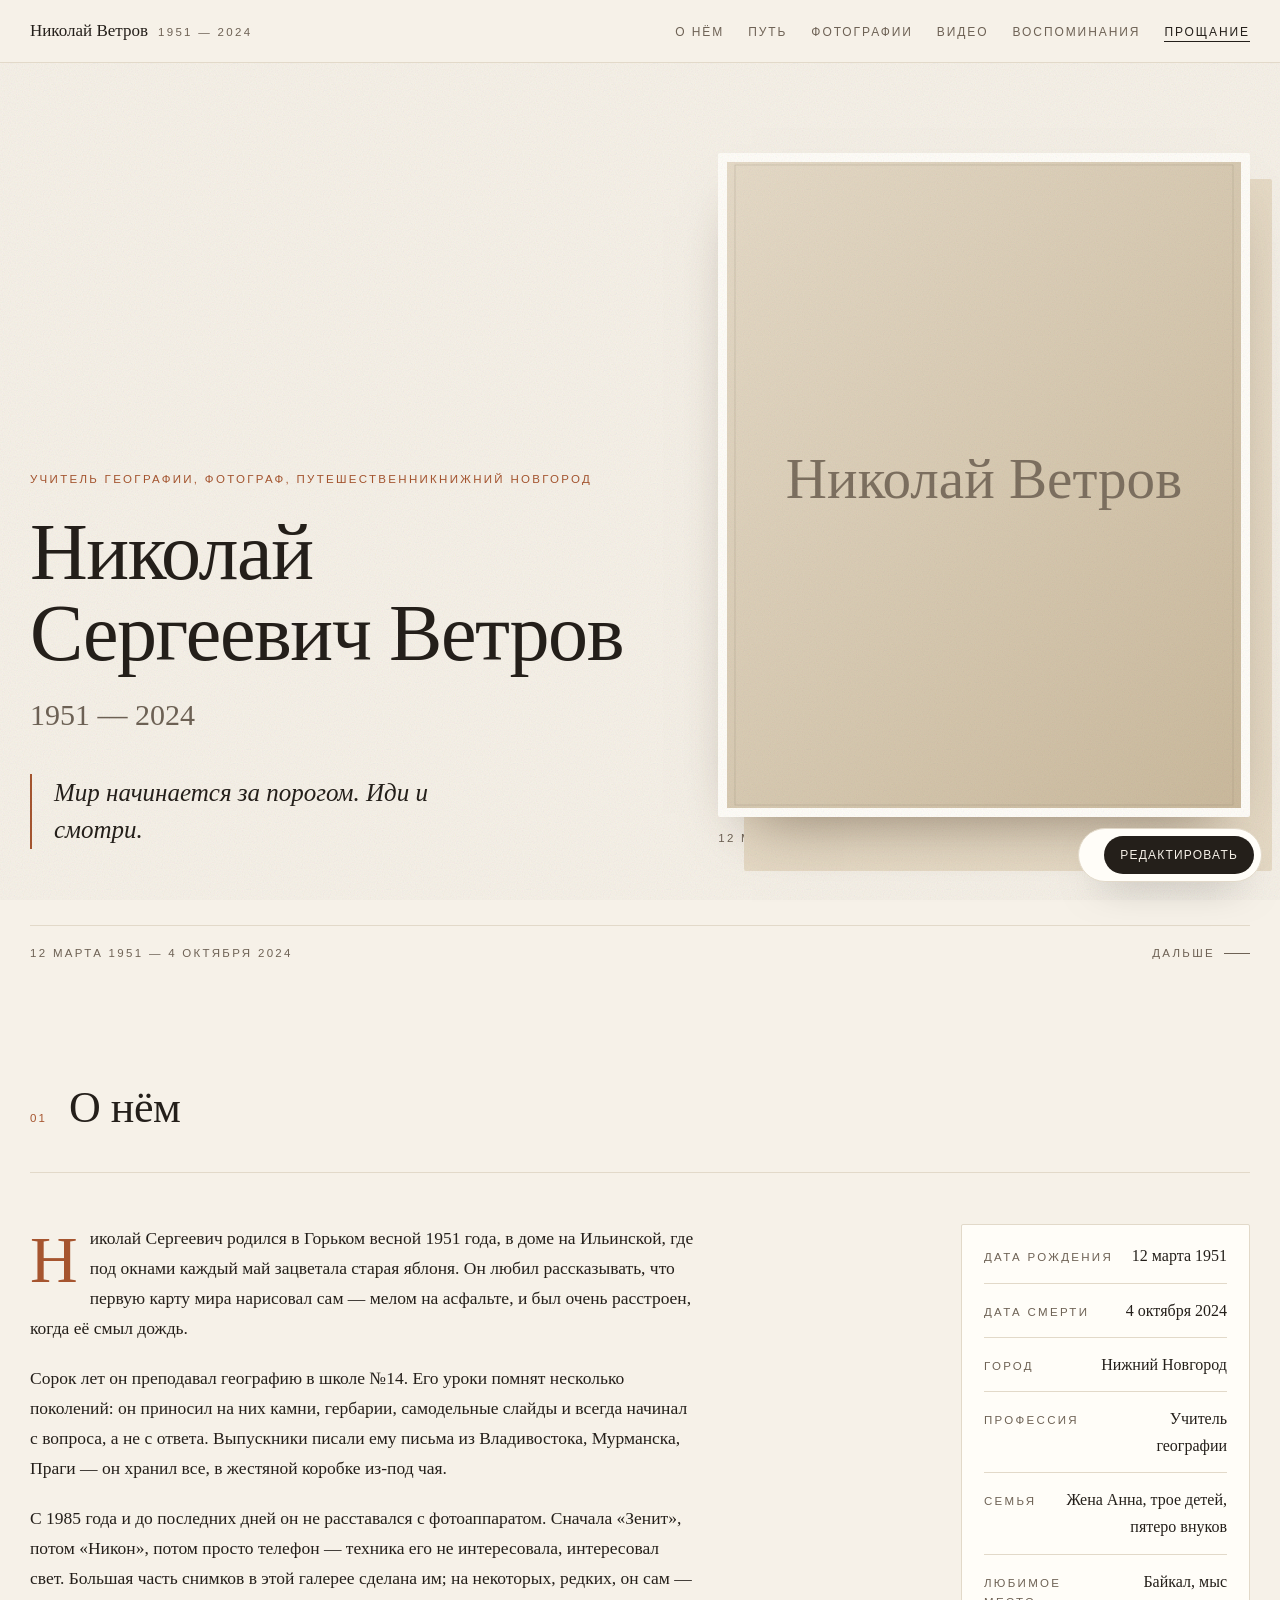
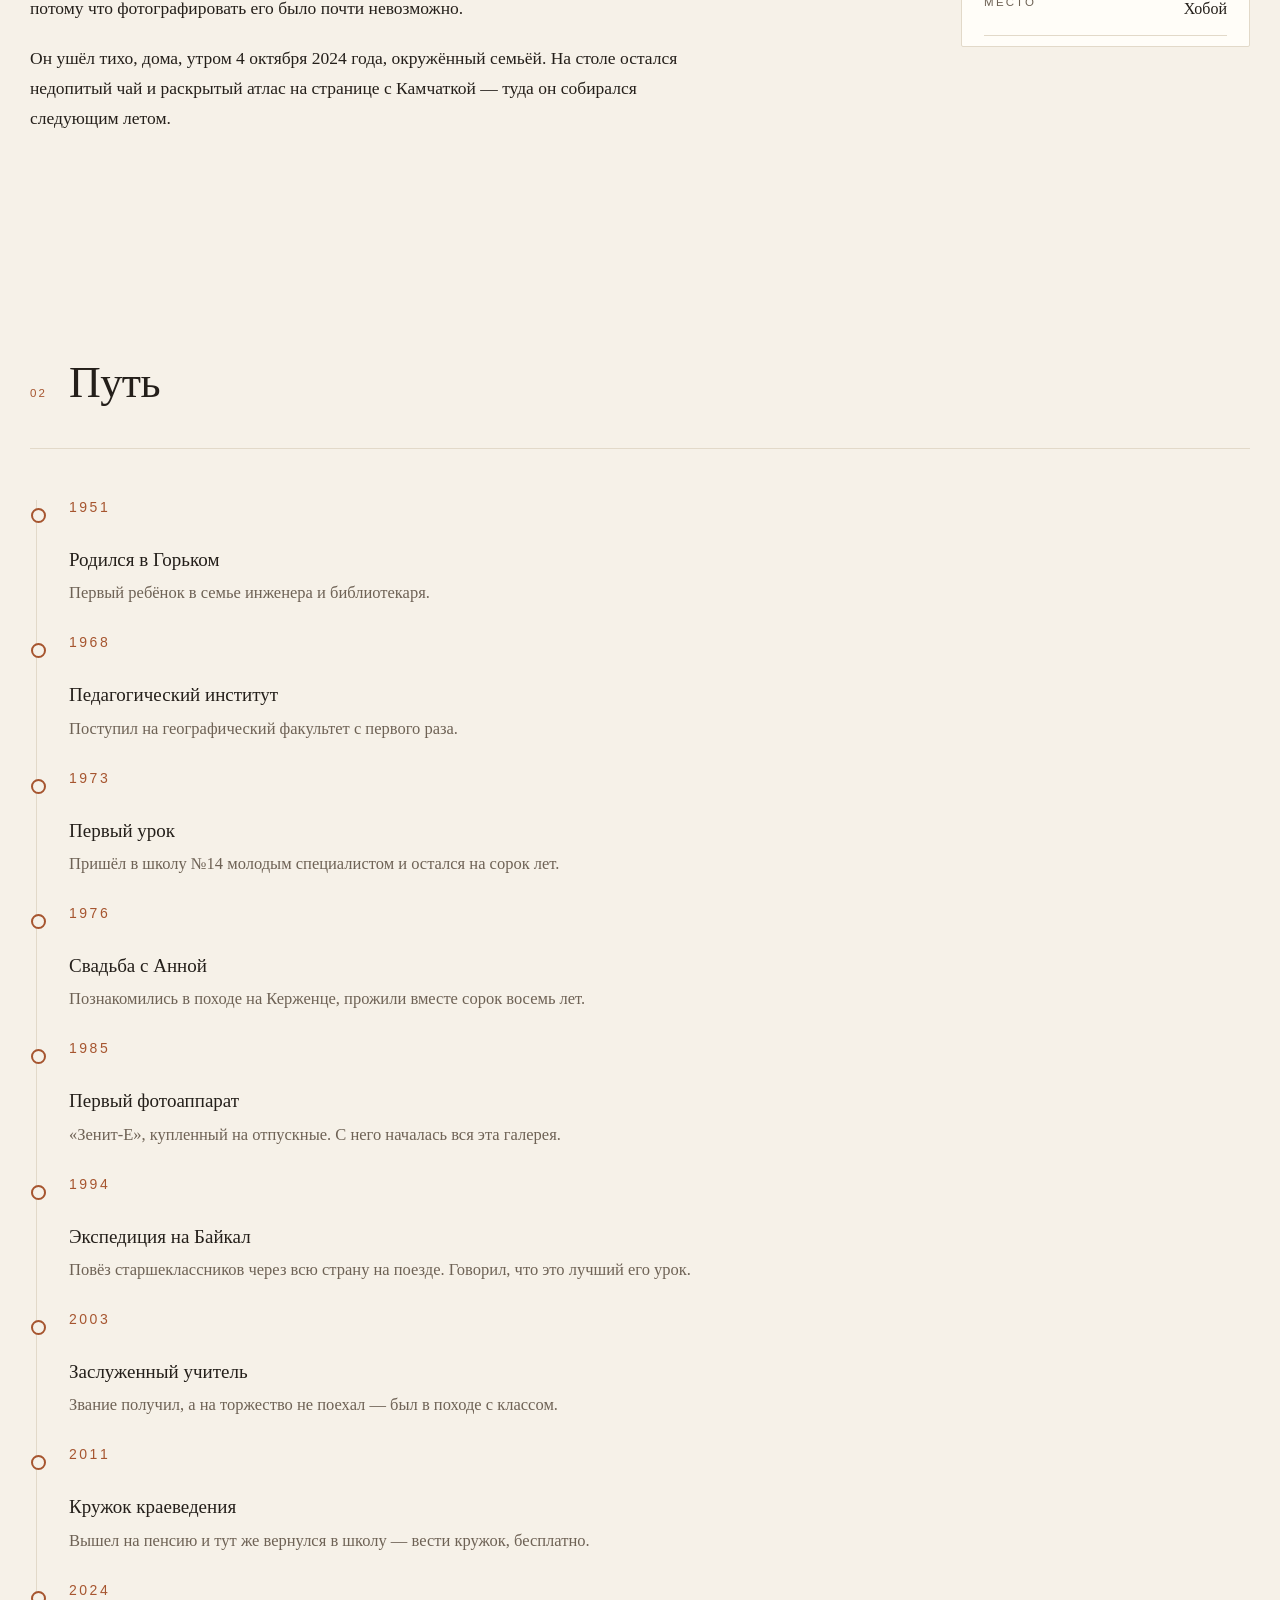
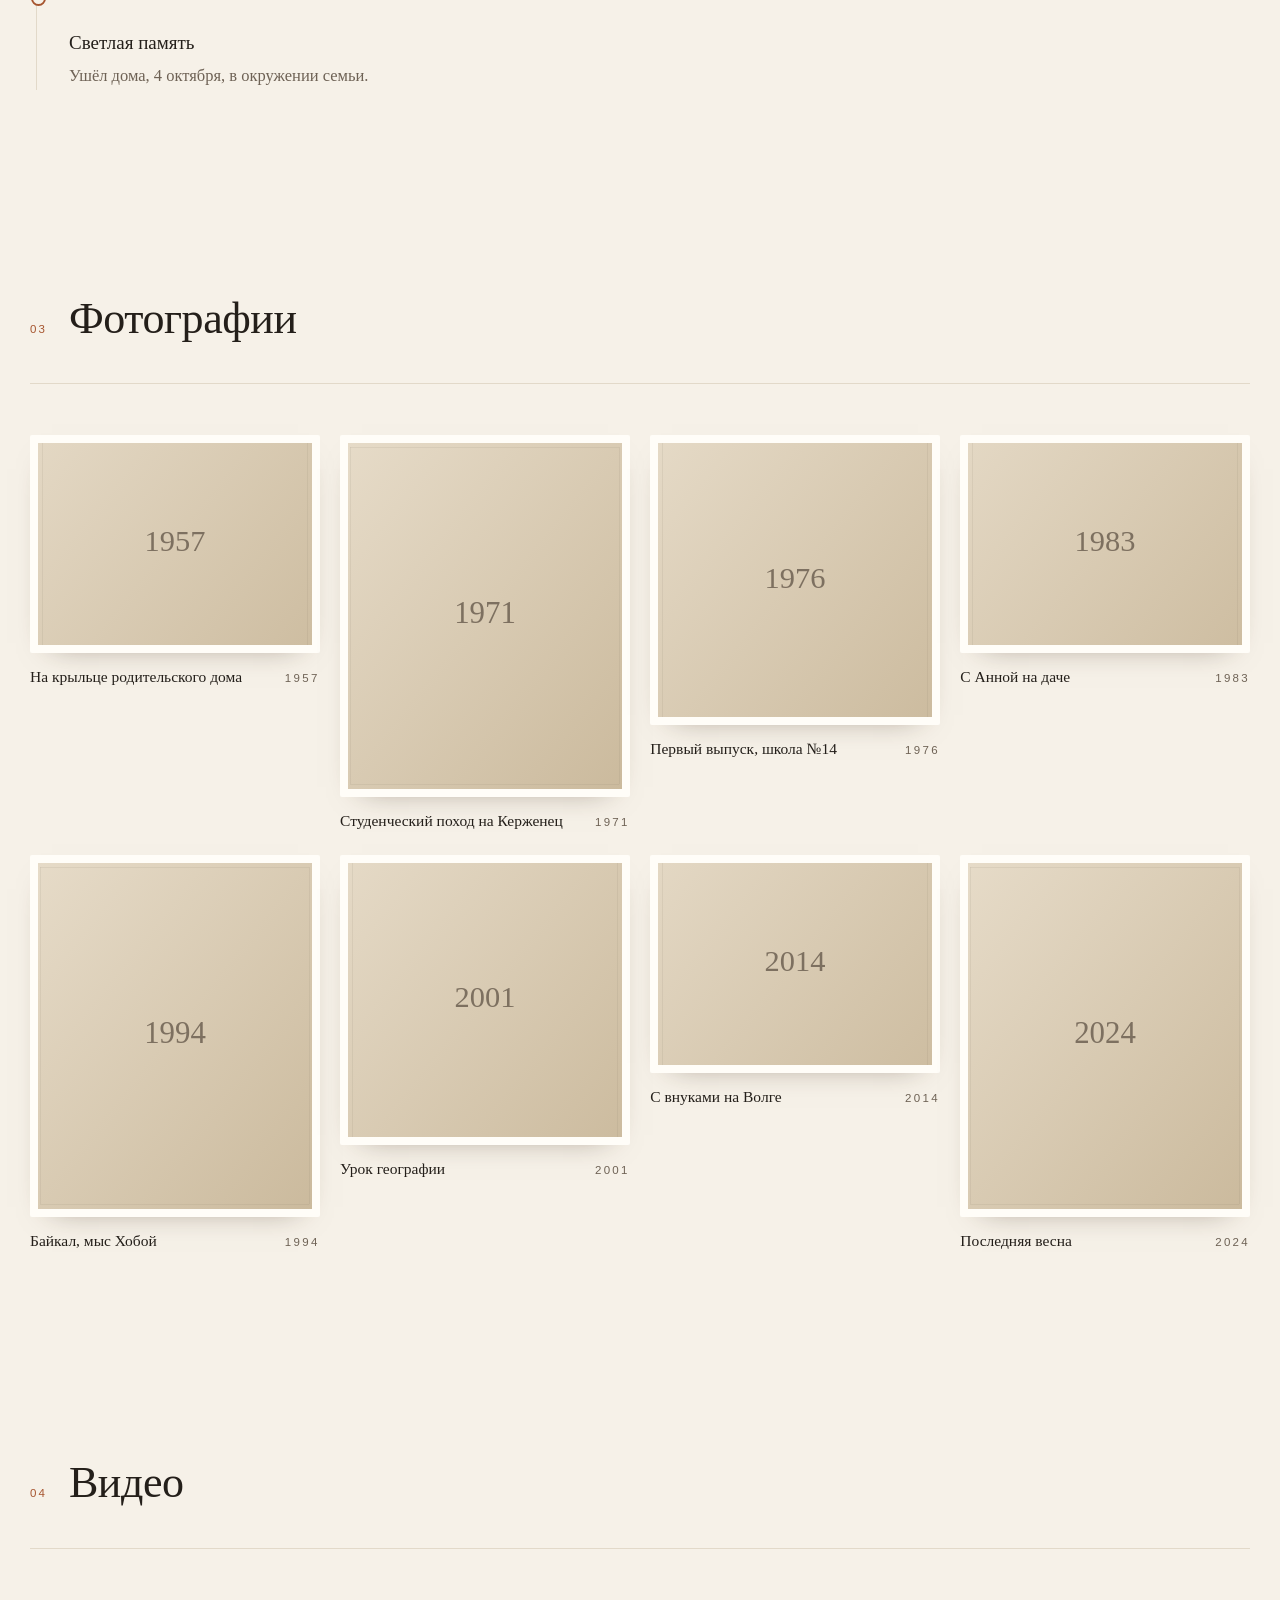
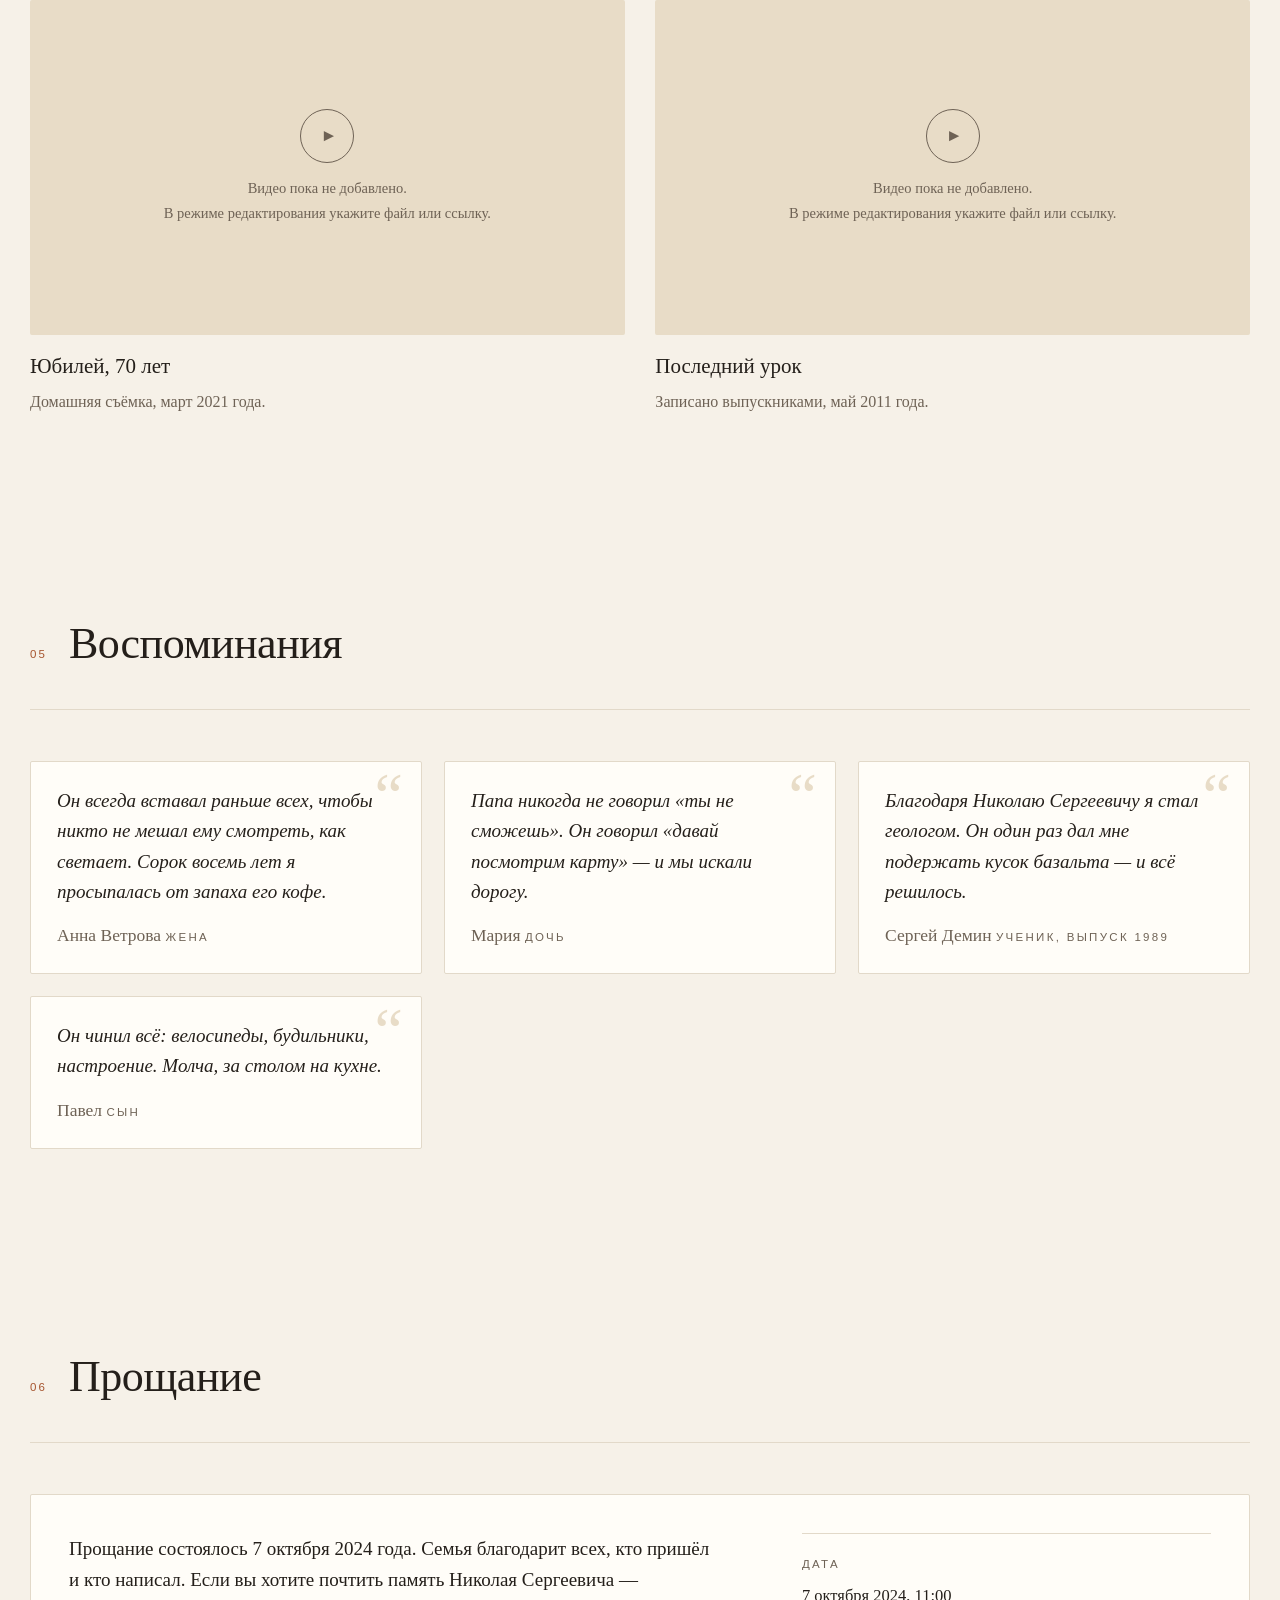
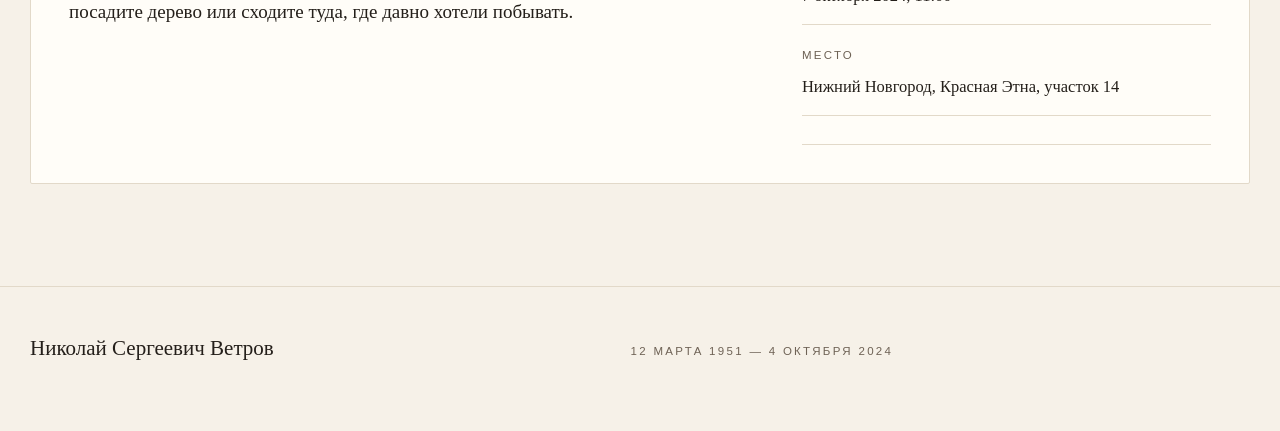
<file: www/pamyat/site-1-warm/index.html>
<!DOCTYPE html>
<html lang="ru">
<head>
<meta charset="utf-8">
<meta name="viewport" content="width=device-width, initial-scale=1">
<title>Памяти Николая Ветрова</title>

<!--
==============================================================================
  САЙТ ПАМЯТИ — дизайн №1 «Свет»
  Тёплая архивная тема: кремовая бумага, портрет в паспарту,
  буквица в биографии, лента событий на вертикальной оси.
  Всё в одном файле: данные + стили + скрипты.

  ДВА СПОСОБА ОБНОВИТЬ САЙТ
  ─────────────────────────
  1. ПРЯМО В БРАУЗЕРЕ (проще).
     Откройте страницу, нажмите «Редактировать» внизу справа.
     Тексты правятся по клику, у фото и видео — свои подписи,
     блоки добавляются, удаляются и переставляются кнопками.
     Когда закончите — «Сохранить файл»: браузер отдаст готовый
     index.html, положите его вместо старого. Всё, сайт обновлён.
     Правки не теряются: черновик хранится в браузере до сохранения.

  2. В ТЕКСТОВОМ РЕДАКТОРЕ.
     БЛОК 1 (сразу под этим комментарием) — все тексты, фото, видео.
     БЛОК 2 (палитра в <style>) — цвета и шрифты.

  ВНИМАНИЕ: этот файл собран из site-4-all/index.html командой  node build.js
  Правки оформления вносите в мастер-файл, иначе следующая сборка их сотрёт.
  Тексты и фотографии сборка не трогает — их правьте здесь как обычно.

  Блок данных одинаковый во всех четырёх сайтах — его можно
  копировать между ними целиком.
==============================================================================
-->

<!-- ============================================================ -->
<!-- БЛОК 1. ДАННЫЕ. МЕНЯЙТЕ ТОЛЬКО ТЕКСТ В КАВЫЧКАХ.             -->
<!-- ============================================================ -->
<script id="data">
const DATA = {

  /* --- Шапка и обложка --- */
  name:     "Николай Сергеевич Ветров",
  short:    "Николай Ветров",
  years:    "1951 — 2024",
  born:     "12 марта 1951",
  died:     "4 октября 2024",
  role:     "Учитель географии, фотограф, путешественник",
  place:    "Нижний Новгород",
  epitaph:  "Мир начинается за порогом. Иди и смотри.",

  portrait: "",   // главный портрет, напр. "media/portrait.jpg"
  cover:    "",   // широкое фото для фона обложки, напр. "media/cover.jpg"

  /* --- Биография: каждый абзац — отдельная строка в кавычках --- */
  about: [
    "Николай Сергеевич родился в Горьком весной 1951 года, в доме на Ильинской, где под окнами каждый май зацветала старая яблоня. Он любил рассказывать, что первую карту мира нарисовал сам — мелом на асфальте, и был очень расстроен, когда её смыл дождь.",
    "Сорок лет он преподавал географию в школе №14. Его уроки помнят несколько поколений: он приносил на них камни, гербарии, самодельные слайды и всегда начинал с вопроса, а не с ответа. Выпускники писали ему письма из Владивостока, Мурманска, Праги — он хранил все, в жестяной коробке из-под чая.",
    "С 1985 года и до последних дней он не расставался с фотоаппаратом. Сначала «Зенит», потом «Никон», потом просто телефон — техника его не интересовала, интересовал свет. Большая часть снимков в этой галерее сделана им; на некоторых, редких, он сам — потому что фотографировать его было почти невозможно.",
    "Он ушёл тихо, дома, утром 4 октября 2024 года, окружённый семьёй. На столе остался недопитый чай и раскрытый атлас на странице с Камчаткой — туда он собирался следующим летом."
  ],

  /* --- Короткие факты в колонке справа --- */
  facts: [
    { k: "Дата рождения", v: "12 марта 1951" },
    { k: "Дата смерти",   v: "4 октября 2024" },
    { k: "Город",         v: "Нижний Новгород" },
    { k: "Профессия",     v: "Учитель географии" },
    { k: "Семья",         v: "Жена Анна, трое детей, пятеро внуков" },
    { k: "Любимое место", v: "Байкал, мыс Хобой" }
  ],

  /* --- Хронология жизни --- */
  timeline: [
    { year: "1951", title: "Родился в Горьком",       text: "Первый ребёнок в семье инженера и библиотекаря." },
    { year: "1968", title: "Педагогический институт",  text: "Поступил на географический факультет с первого раза." },
    { year: "1973", title: "Первый урок",              text: "Пришёл в школу №14 молодым специалистом и остался на сорок лет." },
    { year: "1976", title: "Свадьба с Анной",          text: "Познакомились в походе на Керженце, прожили вместе сорок восемь лет." },
    { year: "1985", title: "Первый фотоаппарат",       text: "«Зенит-Е», купленный на отпускные. С него началась вся эта галерея." },
    { year: "1994", title: "Экспедиция на Байкал",     text: "Повёз старшеклассников через всю страну на поезде. Говорил, что это лучший его урок." },
    { year: "2003", title: "Заслуженный учитель",      text: "Звание получил, а на торжество не поехал — был в походе с классом." },
    { year: "2011", title: "Кружок краеведения",       text: "Вышел на пенсию и тут же вернулся в школу — вести кружок, бесплатно." },
    { year: "2024", title: "Светлая память",           text: "Ушёл дома, 4 октября, в окружении семьи." }
  ],

  /* --- Фотогалерея. Добавляйте строки по образцу --- */
  gallery: [
    { src: "", caption: "На крыльце родительского дома",  year: "1957" },
    { src: "", caption: "Студенческий поход на Керженец", year: "1971" },
    { src: "", caption: "Первый выпуск, школа №14",       year: "1976" },
    { src: "", caption: "С Анной на даче",                year: "1983" },
    { src: "", caption: "Байкал, мыс Хобой",              year: "1994" },
    { src: "", caption: "Урок географии",                 year: "2001" },
    { src: "", caption: "С внуками на Волге",             year: "2014" },
    { src: "", caption: "Последняя весна",                year: "2024" }
  ],

  /* --- Видео. Либо src (свой файл), либо youtube (ID ролика) --- */
  videos: [
    { src: "", youtube: "", poster: "", title: "Юбилей, 70 лет", text: "Домашняя съёмка, март 2021 года." },
    { src: "", youtube: "", poster: "", title: "Последний урок", text: "Записано выпускниками, май 2011 года." }
  ],

  /* --- Воспоминания близких --- */
  memories: [
    { author: "Анна Ветрова", relation: "жена", text: "Он всегда вставал раньше всех, чтобы никто не мешал ему смотреть, как светает. Сорок восемь лет я просыпалась от запаха его кофе." },
    { author: "Мария",        relation: "дочь", text: "Папа никогда не говорил «ты не сможешь». Он говорил «давай посмотрим карту» — и мы искали дорогу." },
    { author: "Сергей Демин", relation: "ученик, выпуск 1989", text: "Благодаря Николаю Сергеевичу я стал геологом. Он один раз дал мне подержать кусок базальта — и всё решилось." },
    { author: "Павел",        relation: "сын",  text: "Он чинил всё: велосипеды, будильники, настроение. Молча, за столом на кухне." }
  ],

  /* --- Прощание и место памяти --- */
  farewell: {
    text:  "Прощание состоялось 7 октября 2024 года. Семья благодарит всех, кто пришёл и кто написал. Если вы хотите почтить память Николая Сергеевича — посадите дерево или сходите туда, где давно хотели побывать.",
    date:  "7 октября 2024, 11:00",
    place: "Нижний Новгород, Красная Этна, участок 14",
    mapUrl: ""   // ссылка на карту, если нужна
  },

  /* --- Контакты семьи (можно оставить пустыми) --- */
  contact: { email: "", phone: "" },

  /* --- Подписи разделов --- */
  labels: {
    about: "О нём", timeline: "Путь", gallery: "Фотографии",
    video: "Видео", memories: "Воспоминания", farewell: "Прощание"
  }
};
</script>

<style>
/* ================================================================ */
/* БЛОК 2. ПАЛИТРЫ ТЕМ. Меняйте значения справа от двоеточия.        */
/* ================================================================ */

/* @theme:warm */
body[data-theme="warm"]{
  --bg:#f6f1e8; --panel:#fffdf8; --ink:#241f1a; --soft:#6e6255;
  --line:#e2d9c9; --hair:#d3c7b2; --accent:#a6552f; --tint:#e8dcc7;
  --serif:Georgia,"Times New Roman",serif;
  --sans:Georgia,"Times New Roman",serif;
  --micro:-apple-system,"Segoe UI",Roboto,Arial,sans-serif;
  --radius:2px; --grain:.4; --blend:multiply;
  --ph-a:#e6dbc8; --ph-b:#cbba9d; --ph-ink:#7d7060;
}
/* @end */

/* ================================================================ */
/* Дальше — общий движок и оформление. Правки не обязательны.        */
/* ================================================================ */
*{box-sizing:border-box}
html{scroll-behavior:smooth}
body{margin:0;background:var(--bg);color:var(--ink);font-family:var(--sans);
  font-size:17.5px;line-height:1.7;-webkit-font-smoothing:antialiased;
  text-rendering:optimizeLegibility;overflow-x:hidden}
img{display:block;max-width:100%}
a{color:inherit;text-decoration:none}
button{font:inherit;color:inherit}
.wrap{width:min(1220px,100% - 56px);margin-inline:auto}
@media(max-width:640px){.wrap{width:min(1220px,100% - 36px)}}

/* зерно поверх страницы */
.grain{position:fixed;inset:0;z-index:6;pointer-events:none;opacity:var(--grain);
  mix-blend-mode:var(--blend);
  background-image:url("data:image/svg+xml,%3Csvg xmlns='http://www.w3.org/2000/svg' width='140' height='140'%3E%3Cfilter id='n'%3E%3CfeTurbulence type='fractalNoise' baseFrequency='.85' numOctaves='3'/%3E%3C/filter%3E%3Crect width='100%25' height='100%25' filter='url(%23n)' opacity='.32'/%3E%3C/svg%3E")}

/* мелкие подписи */
.micro{font-family:var(--micro);font-size:11.5px;letter-spacing:.2em;
  text-transform:uppercase;color:var(--soft)}

/* ---------------- шапка ---------------- */
.nav{position:sticky;top:0;z-index:30;background:var(--bg);border-bottom:1px solid var(--line)}
.nav .wrap{display:flex;align-items:center;gap:28px;height:62px}
.brand{display:flex;align-items:baseline;gap:10px;margin-right:auto;white-space:nowrap}
.brand b{font-family:var(--serif);font-weight:400;font-size:17px}
.nav menu{display:flex;gap:24px;margin:0;padding:0;list-style:none;overflow-x:auto;
  scrollbar-width:none;-webkit-overflow-scrolling:touch}
.nav menu::-webkit-scrollbar{display:none}
.nav menu a{font-family:var(--micro);font-size:12px;letter-spacing:.16em;
  text-transform:uppercase;color:var(--soft);white-space:nowrap;
  padding-bottom:2px;border-bottom:1px solid transparent;transition:.2s}
.nav menu a:hover,.nav menu a.on{color:var(--ink);border-color:var(--ink)}
@media(max-width:820px){.brand b{display:none}}


/* ---------------- обложка ---------------- */
.hero{position:relative;overflow:hidden;padding:96px 0 0}
.hero-bg{position:absolute;inset:0;background:var(--cover) center/cover no-repeat;opacity:0}
.hero-in{position:relative;display:grid;grid-template-columns:1.08fr .92fr;
  gap:clamp(32px,5vw,72px);align-items:end}
@media(max-width:900px){.hero-in{grid-template-columns:1fr}}
.kicker{margin:0 0 22px}
h1{font-family:var(--serif);font-weight:400;margin:0;
  font-size:clamp(42px,6.6vw,80px);line-height:1.02;letter-spacing:-.018em}
.lifespan{font-family:var(--serif);color:var(--soft);margin:14px 0 0;
  font-size:clamp(21px,2.6vw,30px);font-variant-numeric:lining-nums}
.hero-quote{margin:34px 0 0;max-width:26em}
.hero-quote p{margin:0;font-family:var(--serif);font-style:italic;
  font-size:clamp(19px,2.2vw,25px);line-height:1.5}
.hero-fig{margin:0;position:relative}
.hero-fig .frame{position:relative;aspect-ratio:4/5;overflow:hidden;background:var(--tint);
  border-radius:var(--radius)}
.hero-fig .frame img{width:100%;height:100%;object-fit:cover}
.hero-fig figcaption{margin-top:12px}
.hero-foot{display:flex;justify-content:space-between;align-items:center;gap:20px;
  margin-top:clamp(40px,6vw,76px);padding:18px 0;border-top:1px solid var(--line)}
.cue{display:inline-flex;align-items:center;gap:9px}
.cue i{width:26px;height:1px;background:currentColor;display:block;
  animation:slide 2.4s infinite ease-in-out}
@keyframes slide{0%,100%{transform:translateX(0);opacity:.45}50%{transform:translateX(7px);opacity:1}}

/* ---------------- секции ---------------- */
.block{padding:clamp(64px,8vw,110px) 0}
.head{display:grid;grid-template-columns:auto 1fr;align-items:baseline;
  gap:22px;margin-bottom:clamp(34px,4vw,56px)}
.head .num{font-family:var(--micro);font-size:11.5px;letter-spacing:.18em;color:var(--soft)}
.head h2{font-family:var(--serif);font-weight:400;margin:0;line-height:1.1;
  font-size:clamp(28px,3.8vw,44px);letter-spacing:-.01em}
.head .rule{grid-column:1/-1;height:1px;background:var(--line);margin-top:18px}

/* биография */
.about{display:grid;grid-template-columns:1.5fr .5fr;gap:clamp(34px,5vw,68px);align-items:start}
@media(max-width:900px){.about{grid-template-columns:1fr}}
.bio p{margin:0 0 21px;max-width:38em}
.facts{display:grid}
.fact{display:flex;justify-content:space-between;gap:18px;padding:13px 0;
  border-bottom:1px solid var(--line);align-items:baseline}
.fact:first-child{border-top:1px solid var(--line)}
.fact b{font-weight:400;text-align:right;font-size:16px}

/* хронология */
.tl{display:grid}
.tl-item{position:relative;display:grid;grid-template-columns:132px 1fr;gap:30px;
  padding:24px 0;border-top:1px solid var(--line);transition:background .35s}
.tl-item:last-child{border-bottom:1px solid var(--line)}
@media(max-width:640px){.tl-item{grid-template-columns:1fr;gap:5px}}
.tl-year{font-family:var(--serif);font-size:clamp(24px,3vw,32px);line-height:1;color:var(--accent)}
.tl-title{font-size:19px;margin-bottom:3px}
.tl-text{color:var(--soft);font-size:16.5px;max-width:46em}

/* галерея */
.gal{display:grid;grid-template-columns:repeat(auto-fill,minmax(238px,1fr));
  gap:clamp(14px,1.6vw,22px)}
.shot{margin:0;position:relative}
.shot .frame{position:relative;overflow:hidden;background:var(--tint);
  border-radius:var(--radius);aspect-ratio:4/5;cursor:zoom-in}
.shot:nth-child(3n+1) .frame{aspect-ratio:4/3}
.shot:nth-child(3n) .frame{aspect-ratio:1/1}
.shot .frame img{width:100%;height:100%;object-fit:cover;
  transition:transform .7s cubic-bezier(.2,.7,.3,1),filter .5s}
.shot .frame:hover img{transform:scale(1.045)}
.shot figcaption{display:flex;justify-content:space-between;gap:14px;
  align-items:baseline;padding-top:11px}
.shot figcaption b{font-weight:400;font-size:15.5px}
.shot .n{position:absolute;top:10px;left:12px;z-index:2;display:none;
  font-family:var(--micro);font-size:11px;letter-spacing:.14em;
  color:#fff;mix-blend-mode:difference}

/* видео */
.videos{display:grid;grid-template-columns:repeat(auto-fit,minmax(330px,1fr));
  gap:clamp(20px,2.4vw,32px)}
.vcard{margin:0}
.vbox{position:relative;aspect-ratio:16/9;background:var(--tint);
  border-radius:var(--radius);overflow:hidden}
.vbox video,.vbox iframe{width:100%;height:100%;border:0;display:block}
.vstub{position:absolute;inset:0;display:grid;place-content:center;justify-items:center;
  gap:13px;text-align:center;padding:22px;color:var(--soft);font-size:14.5px}
.vstub .play{width:54px;height:54px;border-radius:50%;border:1px solid currentColor;
  display:grid;place-content:center;font-size:17px;padding-left:3px}
.vmeta{padding-top:14px}
.vmeta h3{font-family:var(--serif);font-weight:400;font-size:21px;margin:0 0 4px}
.vmeta p{margin:0;color:var(--soft);font-size:16px}

/* воспоминания */
.mem{display:grid;grid-template-columns:repeat(auto-fit,minmax(300px,1fr));gap:22px}
.memo{margin:0}
.memo p{margin:0 0 14px;font-family:var(--serif);font-size:19px;line-height:1.6}
.memo .who b{font-weight:400}
.memo .who span{color:var(--soft)}

/* прощание */
.farewell{display:grid;grid-template-columns:1.25fr .75fr;gap:clamp(30px,4vw,56px);align-items:start}
@media(max-width:800px){.farewell{grid-template-columns:1fr}}
.farewell .ftext{margin:0;font-size:19px;line-height:1.65;max-width:34em}
.fmeta div{padding:14px 0;border-bottom:1px solid var(--line)}
.fmeta div:first-child{border-top:1px solid var(--line)}
.fmeta b{display:block;font-weight:400;margin-top:4px;font-size:16.5px}

/* подвал */
footer{border-top:1px solid var(--line);padding:44px 0 64px}
footer .wrap{display:flex;justify-content:space-between;gap:22px;flex-wrap:wrap;align-items:baseline}
footer .fname{font-family:var(--serif);font-size:21px}

/* лайтбокс */
.lb{position:fixed;inset:0;z-index:80;display:none;align-items:center;justify-content:center;
  padding:clamp(20px,5vw,60px);background:color-mix(in srgb,var(--bg) 96%,#000)}
body[data-theme="warm"] .lb{background:rgba(30,24,18,.95);color:#f2ece1}
.lb.on{display:flex}
.lb img{max-width:100%;max-height:80vh;object-fit:contain}
.lb .cap{position:absolute;left:0;right:0;bottom:26px;text-align:center}
.lb button{position:absolute;background:none;border:0;cursor:pointer;
  font-size:30px;line-height:1;padding:14px;opacity:.7;transition:.2s}
.lb button:hover{opacity:1}
.lb .prev{left:4px;top:50%;transform:translateY(-50%)}
.lb .next{right:4px;top:50%;transform:translateY(-50%)}
.lb .close{right:8px;top:6px;font-size:26px}

/* появление при прокрутке */
.rv>*{opacity:0;transform:translateY(18px);
  transition:opacity .85s cubic-bezier(.2,.7,.3,1),transform .85s cubic-bezier(.2,.7,.3,1)}
.rv.in>*{opacity:1;transform:none}
.rv.in>*:nth-child(2){transition-delay:.07s}
.rv.in>*:nth-child(3){transition-delay:.13s}
@media(prefers-reduced-motion:reduce){
  .rv>*{opacity:1;transform:none;transition:none}
  .cue i{animation:none}
}

/* ================================================================ */
/* ТЕМА «СВЕТ»                                                      */
/* ================================================================ */
/* @theme:warm */
body[data-theme="warm"] .hero{padding-top:clamp(56px,7vw,104px)}
body[data-theme="warm"] .hero-fig::before{content:"";position:absolute;
  inset:26px -22px -22px 26px;background:var(--tint);border-radius:var(--radius)}
body[data-theme="warm"] .hero-fig .frame{border:9px solid var(--panel);
  box-shadow:0 30px 60px -34px rgba(60,40,22,.6)}
body[data-theme="warm"] .kicker{color:var(--accent)}
body[data-theme="warm"] .hero-quote{border-left:2px solid var(--accent);padding-left:22px}
body[data-theme="warm"] .head .num{color:var(--accent)}
body[data-theme="warm"] .bio .item:first-child p::first-letter{float:left;
  font-family:var(--serif);font-size:66px;line-height:.86;padding:8px 12px 0 0;color:var(--accent)}
body[data-theme="warm"] .facts{background:var(--panel);border:1px solid var(--line);
  border-radius:var(--radius);padding:4px 22px 10px}
body[data-theme="warm"] .fact:first-child{border-top:0}
body[data-theme="warm"] .tl{padding-left:32px;margin-left:6px;border-left:1px solid var(--line)}
body[data-theme="warm"] .tl-item{border:0;padding:0 0 28px;grid-template-columns:1fr}
body[data-theme="warm"] .tl-item:last-child{border-bottom:0;padding-bottom:0}
body[data-theme="warm"] .tl-item::before{content:"";position:absolute;left:-38px;top:8px;
  width:11px;height:11px;border-radius:50%;background:var(--bg);border:2px solid var(--accent)}
body[data-theme="warm"] .tl-year{font-size:14px;letter-spacing:.18em;font-family:var(--micro)}
body[data-theme="warm"] .shot .frame{border:8px solid var(--panel);
  box-shadow:0 12px 30px -22px rgba(60,40,22,.55)}
body[data-theme="warm"] .memo{background:var(--panel);border:1px solid var(--line);
  border-radius:var(--radius);padding:24px 26px 22px;position:relative}
body[data-theme="warm"] .memo::before{content:"“";position:absolute;top:2px;right:18px;
  font-family:var(--serif);font-size:64px;color:var(--tint);line-height:1}
body[data-theme="warm"] .memo p{font-style:italic}
body[data-theme="warm"] .farewell{background:var(--panel);border:1px solid var(--line);
  border-radius:var(--radius);padding:clamp(24px,3vw,38px)}
body.has-cover[data-theme="warm"] .hero-bg{opacity:.1;filter:saturate(.45)}
/* @end */

/* ================================================================ */
/* ТЕМА «НОЧЬ»                                                      */
/* ================================================================ */

/* ================================================================ */
/* ТЕМА «БУМАГА»                                                    */
/* ================================================================ */

/* стрелки ленты — только там, где лента */
.arrows{display:none;gap:9px;margin-top:16px}
.arrows button{width:42px;height:42px;border:1px solid var(--line);background:none;
  cursor:pointer;font-size:17px;transition:.2s}
.arrows button:hover{border-color:var(--accent);color:var(--accent)}

/* ================================================================ */
/* РЕДАКТОР                                                         */
/* ================================================================ */
.editbar{position:fixed;right:18px;bottom:18px;z-index:70;display:flex;align-items:center;
  gap:8px;padding:7px;background:var(--panel);border:1px solid var(--line);
  border-radius:100px;box-shadow:0 18px 40px -22px rgba(0,0,0,.55);max-width:calc(100vw - 36px)}
.editbar button{border:0;background:none;cursor:pointer;padding:9px 16px;border-radius:100px;
  font-family:var(--micro);font-size:12px;letter-spacing:.1em;text-transform:uppercase;
  white-space:nowrap;transition:.2s}
.editbar button:hover{background:var(--tint)}
.editbar .primary{background:var(--ink);color:var(--bg)}
.editbar .primary:hover{opacity:.85;background:var(--ink)}
.editbar .grp{display:none;align-items:center;gap:4px}
body.editing .editbar .grp{display:flex}
.editbar .st{font-family:var(--micro);font-size:11px;color:var(--soft);
  padding-right:10px;white-space:nowrap}
@media(max-width:700px){
  .editbar{left:12px;right:12px;bottom:12px;justify-content:center;flex-wrap:wrap;border-radius:14px}
  .editbar .st{width:100%;text-align:center;padding:0 0 4px}
}

body.editing [data-bind]{outline:1px dashed var(--hair);outline-offset:3px;
  border-radius:2px;min-width:1.5em;min-height:1em;cursor:text;transition:outline-color .2s}
body.editing [data-bind]:hover{outline-color:var(--accent)}
body.editing [data-bind]:focus{outline:2px solid var(--accent);outline-offset:3px}
body.editing [data-bind]:empty::before{content:attr(data-ph);color:var(--soft);opacity:.65}

.tools{display:none;gap:4px;position:absolute;z-index:4;top:8px;right:8px}
body.editing .item{position:relative}
body.editing .item>.tools{display:flex}
.tools button{width:30px;height:30px;padding:0;border:1px solid var(--line);
  background:var(--panel);cursor:pointer;font-size:13px;line-height:1;
  border-radius:4px;opacity:.55;transition:.18s}
.tools button:hover{opacity:1;border-color:var(--accent);color:var(--accent)}
.tools button[data-act="pic"]{width:auto;padding:0 9px;font-family:var(--micro);
  font-size:10.5px;letter-spacing:.08em;text-transform:uppercase}

.editonly{display:none}
body.editing .editonly{display:block}
body.editing .hideonedit{display:none}
.add{display:none;width:100%;margin-top:16px;padding:14px;cursor:pointer;
  border:1px dashed var(--hair);background:none;border-radius:var(--radius);
  font-family:var(--micro);font-size:11.5px;letter-spacing:.14em;text-transform:uppercase;
  color:var(--soft);transition:.2s}
body.editing .add{display:block}
.add:hover{border-color:var(--accent);color:var(--accent)}
.srcrow{display:flex;flex-wrap:wrap;align-items:center;gap:8px;margin-top:10px;
  font-family:var(--micro);font-size:11px;letter-spacing:.06em;color:var(--soft)}
.srcrow [data-bind]{font-family:var(--micro);font-size:11.5px;letter-spacing:0;
  color:var(--ink);background:var(--tint);padding:4px 8px;border-radius:3px;
  word-break:break-all;max-width:100%}
.srcrow button{border:1px solid var(--line);background:var(--panel);cursor:pointer;
  padding:5px 11px;border-radius:3px;font-family:var(--micro);font-size:10.5px;
  letter-spacing:.08em;text-transform:uppercase}
.srcrow button:hover{border-color:var(--accent);color:var(--accent)}
.drop{outline:2px solid var(--accent) !important;outline-offset:4px}
</style>
</head>

<body data-theme="warm">
<div class="grain"></div>

<header class="nav">
  <div class="wrap">
    <a class="brand" href="#top"><b id="brandName"></b><span class="micro" id="brandYears"></span></a>
    <menu id="nav"></menu>
  </div>
</header>

<section class="hero" id="top">
  <div class="hero-bg" id="heroBg"></div>
  <div class="wrap">
    <div class="hero-in">
      <div class="hero-type">
        <p class="kicker micro"><span data-bind="role" data-ph="профессия"></span><span data-bind="place" data-ph="город"></span></p>
        <h1 data-bind="name" data-ph="Имя"></h1>
        <p class="lifespan" data-bind="years" data-ph="годы жизни"></p>
        <blockquote class="hero-quote"><p data-bind="epitaph" data-ph="эпитафия"></p></blockquote>
      </div>
      <figure class="hero-fig">
        <div class="frame"><img id="portrait" alt=""></div>
        <figcaption class="micro"><span data-bind="born" data-ph="дата рождения"></span> — <span data-bind="died" data-ph="дата смерти"></span></figcaption>
        <div class="editonly">
          <div class="srcrow">
            <span>Портрет:</span>
            <button data-act="portrait">Загрузить фото</button>
            <button data-act="cover">Фон обложки</button>
            <button data-act="clearpic">Очистить</button>
          </div>
        </div>
      </figure>
    </div>
    <div class="hero-foot micro">
      <span id="heroDates"></span>
      <a class="cue" href="#about">Дальше <i></i></a>
    </div>
  </div>
</section>

<section class="block" id="about">
  <div class="wrap rv">
    <div class="head"><span class="num">01</span><h2 data-h="about"></h2><span class="rule"></span></div>
    <div class="about">
      <div>
        <div class="bio" id="bio"></div>
        <button class="add" data-add="about">+ Добавить абзац</button>
      </div>
      <div>
        <div class="facts" id="facts"></div>
        <button class="add" data-add="facts">+ Добавить факт</button>
      </div>
    </div>
  </div>
</section>

<section class="block" id="timeline">
  <div class="wrap rv">
    <div class="head"><span class="num">02</span><h2 data-h="timeline"></h2><span class="rule"></span></div>
    <div class="tl" id="tl"></div>
    <button class="add" data-add="timeline">+ Добавить событие</button>
  </div>
</section>

<section class="block" id="gallery">
  <div class="wrap rv">
    <div class="head"><span class="num">03</span><h2 data-h="gallery"></h2><span class="rule"></span></div>
    <div class="gal" id="gal"></div>
    <div class="arrows"><button id="gPrev">&#8249;</button><button id="gNext">&#8250;</button></div>
    <button class="add" data-add="gallery">+ Добавить фотографии (можно перетащить файлы сюда)</button>
  </div>
</section>

<section class="block" id="video">
  <div class="wrap rv">
    <div class="head"><span class="num">04</span><h2 data-h="video"></h2><span class="rule"></span></div>
    <div class="videos" id="videos"></div>
    <button class="add" data-add="videos">+ Добавить видео</button>
  </div>
</section>

<section class="block" id="memories">
  <div class="wrap rv">
    <div class="head"><span class="num">05</span><h2 data-h="memories"></h2><span class="rule"></span></div>
    <div class="mem" id="mem"></div>
    <button class="add" data-add="memories">+ Добавить воспоминание</button>
  </div>
</section>

<section class="block" id="farewell">
  <div class="wrap rv">
    <div class="head"><span class="num">06</span><h2 data-h="farewell"></h2><span class="rule"></span></div>
    <div class="farewell">
      <p class="ftext" data-bind="farewell.text" data-ph="текст о прощании"></p>
      <div class="fmeta">
        <div><span class="micro">Дата</span><b data-bind="farewell.date" data-ph="дата"></b></div>
        <div><span class="micro">Место</span><b data-bind="farewell.place" data-ph="место"></b></div>
        <div class="editonly"><span class="micro">Ссылка на карту</span><b data-bind="farewell.mapUrl" data-ph="можно оставить пустым"></b></div>
        <div id="mapRow" class="hideonedit"></div>
      </div>
    </div>
  </div>
</section>

<footer>
  <div class="wrap">
    <div class="fname" id="fName"></div>
    <div class="micro" id="fYears"></div>
    <div class="micro editonly">
      Почта: <b data-bind="contact.email" data-ph="—"></b> · Телефон: <b data-bind="contact.phone" data-ph="—"></b>
    </div>
    <div class="micro hideonedit" id="fContact"></div>
  </div>
</footer>

<div class="lb" id="lb">
  <button class="close" aria-label="Закрыть">&times;</button>
  <button class="prev" aria-label="Предыдущая">&#8249;</button>
  <img id="lbImg" alt="">
  <div class="cap micro" id="lbCap"></div>
  <button class="next" aria-label="Следующая">&#8250;</button>
</div>

<div class="editbar" id="editbar">
  <span class="st" id="edStatus"></span>
  <button id="edToggle" class="primary">Редактировать</button>
  <span class="grp">
    <button id="edSave">Сохранить файл</button>
    <button id="edReset">Сбросить</button>
  </span>
</div>

<script>
/* ================================================================ */
/*  ДВИЖОК И РЕДАКТОР. Править не нужно.                            */
/* ================================================================ */

/* слепок исходного файла — из него собирается сохраняемый index.html */
const TEMPLATE = '<!DOCTYPE html>\n' + document.documentElement.outerHTML;

/* тема по умолчанию: "warm" | "noir" | "paper" */
const DEFAULT_THEME = "warm";

const $  = (s, r=document) => r.querySelector(s);
const $$ = (s, r=document) => [...r.querySelectorAll(s)];
const esc = s => String(s??"").replace(/[&<>"]/g, c => ({'&':'&amp;','<':'&lt;','>':'&gt;','"':'&quot;'}[c]));
const pad = n => String(n).padStart(2,'0');

const getPath = (o,p) => p.split('.').reduce((a,k)=>a==null?a:a[k], o);
function setPath(o,p,v){ const k=p.split('.'), last=k.pop(); let t=o; for(const x of k) t=t[x]; t[last]=v; }

/* ---------- заглушка вместо отсутствующего фото ---------- */
function ph(label,w,h){
  const cs=getComputedStyle(document.body);
  const a=cs.getPropertyValue('--ph-a').trim()||'#ddd';
  const b=cs.getPropertyValue('--ph-b').trim()||'#bbb';
  const ink=cs.getPropertyValue('--ph-ink').trim()||'#888';
  const svg='<svg xmlns="http://www.w3.org/2000/svg" width="'+w+'" height="'+h+'" viewBox="0 0 '+w+' '+h+'">'+
    '<defs><linearGradient id="g" x1="0" y1="0" x2="1" y2="1">'+
    '<stop offset="0" stop-color="'+a+'"/><stop offset="1" stop-color="'+b+'"/></linearGradient></defs>'+
    '<rect width="100%" height="100%" fill="url(#g)"/>'+
    '<rect x="14" y="14" width="'+(w-28)+'" height="'+(h-28)+'" fill="none" stroke="'+ink+'" stroke-opacity=".35"/>'+
    '<text x="50%" y="50%" font-family="Georgia, serif" font-size="'+Math.round(Math.min(w,h)/9)+
    '" fill="'+ink+'" text-anchor="middle" dominant-baseline="middle">'+esc(label)+'</text></svg>';
  return 'data:image/svg+xml;charset=utf-8,'+encodeURIComponent(svg);
}
const pic = (src,label,w,h) => src ? src : ph(label,w,h);

/* ---------- черновик ---------- */
const KEY = 'pamyat:' + location.pathname;
let draftLoaded = false;
try{
  const raw = localStorage.getItem(KEY);
  if (raw){ Object.assign(DATA, JSON.parse(raw)); draftLoaded = true; }
}catch(e){}
const saveDraft = () => { try{ localStorage.setItem(KEY, JSON.stringify(DATA)); }catch(e){}
  status(draftLoaded ? 'Черновик сохранён' : 'Черновик сохранён'); draftLoaded = true; };
function status(t){ $('#edStatus').textContent = t || ''; }

/* ---------- вспомогательное для списков ---------- */
function tools(list,i,extra){
  const b=(act,ch,t)=>'<button data-act="'+act+'" data-list="'+list+'" data-i="'+i+'" title="'+t+'">'+ch+'</button>';
  return '<div class="tools">'+(extra?b(extra,'Файл','Заменить файл'):'')+
    b('up','&#8593;','Выше')+b('down','&#8595;','Ниже')+b('del','&#10005;','Удалить')+'</div>';
}
const bind = (path,ph2,tag,cls) => '<'+(tag||'span')+(cls?' class="'+cls+'"':'')+
  ' data-bind="'+path+'" data-ph="'+esc(ph2)+'"></'+(tag||'span')+'>';

/* ================================================================ */
/*  ОТРИСОВКА                                                       */
/* ================================================================ */
function renderChrome(){
  document.title = 'Памяти · ' + DATA.short;
  $('#brandName').textContent  = DATA.short;
  $('#brandYears').textContent = DATA.years;
  $('#nav').innerHTML = Object.entries(DATA.labels)
    .map(([id,t]) => '<li><a href="#'+id+'">'+esc(t)+'</a></li>').join('');
  $$('[data-h]').forEach(el => el.textContent = DATA.labels[el.dataset.h]);
  $('#heroDates').textContent = DATA.born + ' — ' + DATA.died;
  $('#portrait').src = pic(DATA.portrait, DATA.short, 900, 1150);
  $('#portrait').alt = DATA.name;
  $('#heroBg').style.setProperty('--cover',
    DATA.cover ? 'url("'+DATA.cover+'")' : 'linear-gradient(150deg,#1e2024,#0a0a0b)');
  document.body.classList.toggle('has-cover', !!DATA.cover);
  $('#fName').textContent  = DATA.name;
  $('#fYears').textContent = DATA.born + ' — ' + DATA.died;
  $('#fContact').innerHTML = [
    DATA.contact.email ? '<a href="mailto:'+esc(DATA.contact.email)+'">'+esc(DATA.contact.email)+'</a>' : '',
    DATA.contact.phone ? esc(DATA.contact.phone) : ''
  ].filter(Boolean).join(' · ');
  $('#mapRow').innerHTML = DATA.farewell.mapUrl
    ? '<a class="micro" href="'+esc(DATA.farewell.mapUrl)+'" target="_blank" rel="noopener">Показать на карте &#8599;</a>' : '';
}

function renderBio(){
  $('#bio').innerHTML = DATA.about.map((p,i) =>
    '<div class="item">'+bind('about.'+i,'текст абзаца','p')+tools('about',i)+'</div>').join('');
  $('#facts').innerHTML = DATA.facts.map((f,i) =>
    '<div class="fact item"><span class="micro">'+bind('facts.'+i+'.k','название')+'</span>'+
    '<b>'+bind('facts.'+i+'.v','значение')+'</b>'+tools('facts',i)+'</div>').join('');
}

function renderTimeline(){
  $('#tl').innerHTML = DATA.timeline.map((t,i) =>
    '<div class="tl-item item"><div class="tl-year">'+bind('timeline.'+i+'.year','год')+'</div>'+
    '<div><div class="tl-title">'+bind('timeline.'+i+'.title','событие')+'</div>'+
    '<div class="tl-text">'+bind('timeline.'+i+'.text','подробности')+'</div></div>'+
    tools('timeline',i)+'</div>').join('');
}

function renderGallery(){
  $('#gal').innerHTML = DATA.gallery.map((g,i) =>
    '<figure class="shot item" data-i="'+i+'">'+
    '<span class="n">'+pad(i+1)+'</span>'+
    '<div class="frame"><img alt="'+esc(g.caption)+'" loading="lazy" src="'+
      pic(g.src, g.year || 'фото', 900, 1120)+'"></div>'+
    '<figcaption><b>'+bind('gallery.'+i+'.caption','подпись')+'</b>'+
    '<span class="micro">'+bind('gallery.'+i+'.year','год')+'</span></figcaption>'+
    '<div class="editonly"><div class="srcrow"><span>Файл:</span>'+
      bind('gallery.'+i+'.src','media/имя.jpg')+'</div></div>'+
    tools('gallery',i,'pic')+'</figure>').join('');
}

function renderVideos(){
  $('#videos').innerHTML = DATA.videos.map((v,i) => {
    let box;
    if (v.youtube) box = '<iframe src="https://www.youtube.com/embed/'+esc(v.youtube)+
      '" allowfullscreen loading="lazy" title="'+esc(v.title)+'"><\/iframe>';
    else if (v.src) box = '<video controls preload="metadata"'+
      (v.poster ? ' poster="'+esc(v.poster)+'"' : '')+' src="'+esc(v.src)+'"><\/video>';
    else box = '<div class="vstub"><div class="play">&#9658;</div>'+
      '<div>Видео пока не добавлено.<br>В режиме редактирования укажите файл или ссылку.</div></div>';
    return '<figure class="vcard item"><div class="vbox">'+box+'</div>'+
      '<figcaption class="vmeta"><h3>'+bind('videos.'+i+'.title','название')+'</h3>'+
      '<p>'+bind('videos.'+i+'.text','описание')+'</p>'+
      '<div class="editonly"><div class="srcrow"><span>Файл:</span>'+
        bind('videos.'+i+'.src','media/video.mp4')+
        '<span>YouTube:</span>'+bind('videos.'+i+'.youtube','ID ролика')+
        '<span>Обложка:</span>'+bind('videos.'+i+'.poster','media/poster.jpg')+
      '</div></div></figcaption>'+tools('videos',i)+'</figure>';
  }).join('');
}

function renderMemories(){
  $('#mem').innerHTML = DATA.memories.map((m,i) =>
    '<figure class="memo item"><p>'+bind('memories.'+i+'.text','текст воспоминания')+'</p>'+
    '<figcaption class="who"><b>'+bind('memories.'+i+'.author','имя')+'</b> '+
    '<span class="micro">'+bind('memories.'+i+'.relation','кем приходится')+'</span></figcaption>'+
    tools('memories',i)+'</figure>').join('');
}

function fillBinds(){
  $$('[data-bind]').forEach(el => {
    const v = getPath(DATA, el.dataset.bind);
    if (el.textContent !== (v ?? '')) el.textContent = v ?? '';
  });
}

function renderAll(){
  renderChrome(); renderBio(); renderTimeline();
  renderGallery(); renderVideos(); renderMemories();
  fillBinds(); applyEditing();
  if (EDITING) revealAll();
}

/* ================================================================ */
/*  ГАЛЕРЕЯ: просмотр во весь экран                                 */
/* ================================================================ */
let idx = 0;
const lb = $('#lb');
function openLb(i){
  if (!DATA.gallery.length) return;
  idx = (i + DATA.gallery.length) % DATA.gallery.length;
  const g = DATA.gallery[idx];
  $('#lbImg').src = pic(g.src, g.year || 'фото', 1500, 1050);
  $('#lbCap').textContent = [g.caption, g.year].filter(Boolean).join(' · ');
  lb.classList.add('on');
}
$('#gal').addEventListener('click', e => {
  if (EDITING) return;
  const f = e.target.closest('.shot'); if (f) openLb(+f.dataset.i);
});
$('.close',lb).onclick = () => lb.classList.remove('on');
$('.prev',lb).onclick  = () => openLb(idx-1);
$('.next',lb).onclick  = () => openLb(idx+1);
lb.addEventListener('click', e => { if (e.target === lb) lb.classList.remove('on'); });
addEventListener('keydown', e => {
  if (!lb.classList.contains('on')) return;
  if (e.key === 'Escape')     lb.classList.remove('on');
  if (e.key === 'ArrowLeft')  openLb(idx-1);
  if (e.key === 'ArrowRight') openLb(idx+1);
});
const strip = $('#gal');
const stepX = () => Math.min(strip.clientWidth*.72, 430);
$('#gPrev').onclick = () => strip.scrollBy({left:-stepX(), behavior:'smooth'});
$('#gNext').onclick = () => strip.scrollBy({left: stepX(), behavior:'smooth'});

/* ================================================================ */
/*  РЕДАКТИРОВАНИЕ                                                  */
/* ================================================================ */
let EDITING = false;

function applyEditing(){
  $$('[data-bind]').forEach(el => {
    if (EDITING) el.setAttribute('contenteditable','true');
    else el.removeAttribute('contenteditable');
  });
}
function setEditing(on){
  EDITING = on;
  document.body.classList.toggle('editing', on);
  $('#edToggle').textContent = on ? 'Готово' : 'Редактировать';
  $('#edToggle').classList.toggle('primary', !on);
  applyEditing();
  if (on){ revealAll(); status(draftLoaded ? 'Черновик в браузере' : 'Правьте текст прямо на странице'); }
  else { renderAll(); status(draftLoaded ? 'Есть несохранённые правки' : ''); }
}
$('#edToggle').onclick = () => setEditing(!EDITING);

/* ввод текста */
document.addEventListener('input', e => {
  const el = e.target.closest('[data-bind]'); if (!el) return;
  setPath(DATA, el.dataset.bind, el.textContent);
  const p = el.dataset.bind;
  if (p === 'name' || p === 'short' || p === 'years') renderChrome();
  saveDraft();
});
/* вставка — только текстом */
document.addEventListener('paste', e => {
  const el = e.target.closest('[data-bind]'); if (!el || !EDITING) return;
  e.preventDefault();
  document.execCommand('insertText', false, (e.clipboardData||window.clipboardData).getData('text'));
});
/* Enter: в биографии — новый абзац, в остальном — выход из поля */
document.addEventListener('keydown', e => {
  const el = e.target.closest('[data-bind]');
  if (el && e.key === 'Enter'){
    e.preventDefault();
    const m = /^about\.(\d+)$/.exec(el.dataset.bind);
    if (m){ DATA.about.splice(+m[1]+1, 0, ''); saveDraft(); renderAll();
      const next = $('[data-bind="about.'+(+m[1]+1)+'"]'); if (next) next.focus(); }
    else el.blur();
  }
  if ((e.ctrlKey||e.metaKey) && e.key.toLowerCase() === 'e'){ e.preventDefault(); setEditing(!EDITING); }
  if ((e.ctrlKey||e.metaKey) && e.key.toLowerCase() === 's' && EDITING){ e.preventDefault(); saveFile(); }
});

/* кнопки у элементов списков */
const BLANK = {
  about:    () => '',
  facts:    () => ({ k:'Новый факт', v:'' }),
  timeline: () => ({ year:'', title:'Новое событие', text:'' }),
  gallery:  () => ({ src:'', caption:'Новая фотография', year:'' }),
  videos:   () => ({ src:'', youtube:'', poster:'', title:'Новое видео', text:'' }),
  memories: () => ({ author:'', relation:'', text:'' })
};
document.addEventListener('click', e => {
  const b = e.target.closest('[data-act]'); if (!b) return;
  const act = b.dataset.act, list = b.dataset.list, i = +b.dataset.i;
  if (act === 'portrait'){ pickImages(u => { DATA.portrait = u; saveDraft(); renderAll(); }, false, 1400); return; }
  if (act === 'cover'){    pickImages(u => { DATA.cover    = u; saveDraft(); renderAll(); }, false, 2000); return; }
  if (act === 'clearpic'){ DATA.portrait = ''; DATA.cover = ''; saveDraft(); renderAll(); return; }
  if (!list) return;
  const arr = DATA[list];
  if (act === 'del'){ if (!confirm('Удалить этот блок?')) return; arr.splice(i,1); }
  if (act === 'up'   && i > 0)            arr.splice(i-1, 0, arr.splice(i,1)[0]);
  if (act === 'down' && i < arr.length-1) arr.splice(i+1, 0, arr.splice(i,1)[0]);
  if (act === 'pic'){ pickImages(u => { arr[i].src = u; saveDraft(); renderAll(); }, false, 1800); return; }
  saveDraft(); renderAll();
});
/* кнопки «добавить» */
document.addEventListener('click', e => {
  const b = e.target.closest('[data-add]'); if (!b) return;
  const list = b.dataset.add;
  if (list === 'gallery'){
    pickImages(u => { DATA.gallery.push({ src:u, caption:'', year:'' }); saveDraft(); renderAll(); }, true, 1800);
    return;
  }
  DATA[list].push(BLANK[list]());
  saveDraft(); renderAll();
  const last = $$('[data-bind^="'+list+'."]').pop(); if (last) last.focus();
});

/* выбор картинок + уменьшение до разумного размера */
function pickImages(cb, multiple, max){
  const inp = document.createElement('input');
  inp.type = 'file'; inp.accept = 'image/*'; inp.multiple = !!multiple;
  inp.onchange = () => { [...inp.files].forEach(f => shrink(f, max||1800, cb)); };
  inp.click();
}
function shrink(file, max, cb){
  const fr = new FileReader();
  fr.onload = () => {
    const im = new Image();
    im.onload = () => {
      let w = im.naturalWidth, h = im.naturalHeight;
      const k = Math.min(1, max / Math.max(w,h));
      w = Math.round(w*k); h = Math.round(h*k);
      const c = document.createElement('canvas'); c.width = w; c.height = h;
      c.getContext('2d').drawImage(im, 0, 0, w, h);
      cb(c.toDataURL('image/jpeg', .82));
    };
    im.onerror = () => alert('Не удалось прочитать файл: ' + file.name);
    im.src = fr.result;
  };
  fr.readAsDataURL(file);
}
/* перетаскивание файлов в галерею */
const drop = $('#gallery');
['dragenter','dragover'].forEach(ev => drop.addEventListener(ev, e => {
  if (!EDITING) return; e.preventDefault(); drop.classList.add('drop');
}));
['dragleave','drop'].forEach(ev => drop.addEventListener(ev, () => drop.classList.remove('drop')));
drop.addEventListener('drop', e => {
  if (!EDITING) return;
  e.preventDefault();
  const files = [...e.dataTransfer.files].filter(f => f.type.startsWith('image/'));
  files.forEach(f => shrink(f, 1800, u => {
    DATA.gallery.push({ src:u, caption:'', year:'' }); saveDraft(); renderAll();
  }));
});

/* ---------- сохранение готового index.html ---------- */
const q = s => JSON.stringify(String(s ?? '')).replace(/<\//g, '<\\/');
function serialize(d){
  const L = [];
  const obj = (o, keys) => '{ ' + keys.map(k => k + ': ' + q(o[k])).join(', ') + ' }';
  const list = (arr, fn) => arr.map((x,i) => '    ' + fn(x) + (i < arr.length-1 ? ',' : '')).join('\n');
  L.push('const DATA = {');
  L.push('');
  L.push('  /* --- Шапка и обложка --- */');
  ['name','short','years','born','died','role','place','epitaph'].forEach(k =>
    L.push('  ' + (k+':').padEnd(10) + q(d[k]) + ','));
  L.push('');
  L.push('  portrait: ' + q(d.portrait) + ',');
  L.push('  cover:    ' + q(d.cover) + ',');
  L.push('');
  L.push('  /* --- Биография: каждый абзац — отдельная строка в кавычках --- */');
  L.push('  about: ['); L.push(list(d.about, p => q(p))); L.push('  ],');
  L.push('');
  L.push('  /* --- Короткие факты в колонке справа --- */');
  L.push('  facts: ['); L.push(list(d.facts, f => obj(f,['k','v']))); L.push('  ],');
  L.push('');
  L.push('  /* --- Хронология жизни --- */');
  L.push('  timeline: ['); L.push(list(d.timeline, t => obj(t,['year','title','text']))); L.push('  ],');
  L.push('');
  L.push('  /* --- Фотогалерея. Добавляйте строки по образцу --- */');
  L.push('  gallery: ['); L.push(list(d.gallery, g => obj(g,['src','caption','year']))); L.push('  ],');
  L.push('');
  L.push('  /* --- Видео. Либо src (свой файл), либо youtube (ID ролика) --- */');
  L.push('  videos: ['); L.push(list(d.videos, v => obj(v,['src','youtube','poster','title','text']))); L.push('  ],');
  L.push('');
  L.push('  /* --- Воспоминания близких --- */');
  L.push('  memories: ['); L.push(list(d.memories, m => obj(m,['author','relation','text']))); L.push('  ],');
  L.push('');
  L.push('  /* --- Прощание и место памяти --- */');
  L.push('  farewell: {');
  L.push('    text:   ' + q(d.farewell.text) + ',');
  L.push('    date:   ' + q(d.farewell.date) + ',');
  L.push('    place:  ' + q(d.farewell.place) + ',');
  L.push('    mapUrl: ' + q(d.farewell.mapUrl));
  L.push('  },');
  L.push('');
  L.push('  /* --- Контакты семьи (можно оставить пустыми) --- */');
  L.push('  contact: { email: ' + q(d.contact.email) + ', phone: ' + q(d.contact.phone) + ' },');
  L.push('');
  L.push('  /* --- Подписи разделов --- */');
  L.push('  labels: {');
  L.push('    ' + Object.entries(d.labels).map(([k,v]) => k + ': ' + q(v)).join(', '));
  L.push('  }');
  L.push('};');
  return L.join('\n');
}
function saveFile(){
  const open  = TEMPLATE.indexOf('<script id="data">');
  const close = TEMPLATE.indexOf('<\/script>', open);
  if (open < 0 || close < 0){ alert('Не удалось собрать файл: не найден блок данных.'); return; }
  let out = TEMPLATE.slice(0, open) + '<script id="data">\n' + serialize(DATA) + '\n' + TEMPLATE.slice(close);
  out = out.replace(/<body data-theme="[^"]*"/, '<body data-theme="' + document.body.dataset.theme + '"');
  out = out.replace(/<title>[\s\S]*?<\/title>/, '<title>Памяти · ' + esc(DATA.short) + '</title>');
  const blob = new Blob([out], { type:'text/html;charset=utf-8' });
  const a = document.createElement('a');
  a.href = URL.createObjectURL(blob);
  a.download = 'index.html';
  document.body.appendChild(a); a.click(); a.remove();
  setTimeout(() => URL.revokeObjectURL(a.href), 4000);
  const mb = (blob.size/1048576).toFixed(1);
  status('Файл сохранён (' + mb + ' МБ)');
}
$('#edSave').onclick = saveFile;
$('#edReset').onclick = () => {
  if (!confirm('Отменить все правки и вернуться к тому, что записано в файле?')) return;
  localStorage.removeItem(KEY); location.reload();
};

/* ================================================================ */
/*  ТЕМЫ, ПОЯВЛЕНИЕ, МЕНЮ                                           */
/* ================================================================ */
const TKEY = 'pamyat-theme:' + location.pathname;
function setTheme(t){
  document.body.dataset.theme = t;
  try{ localStorage.setItem(TKEY, t); }catch(e){}
  $$('#themes button').forEach(b => b.classList.toggle('on', b.dataset.theme === t));
  renderChrome(); renderGallery(); fillBinds(); applyEditing();
}
const themebar = $('#themes');
if (themebar){
  $$('#themes button').forEach(b => b.onclick = () => setTheme(b.dataset.theme));
}

const io = new IntersectionObserver(es => es.forEach(e => e.isIntersecting && e.target.classList.add('in')),
  { threshold:.06, rootMargin:'0px 0px -8% 0px' });
function revealAll(){ $$('.rv').forEach(el => el.classList.add('in')); }
$$('.rv').forEach(el => io.observe(el));

const spy = new IntersectionObserver(es => es.forEach(e => {
  if (!e.isIntersecting) return;
  $$('#nav a').forEach(a => a.classList.toggle('on', a.getAttribute('href') === '#'+e.target.id));
}), { rootMargin:'-25% 0px -68% 0px' });
$$('section.block').forEach(s => spy.observe(s));

/* ---------- запуск ---------- */
renderAll();
setTheme(DEFAULT_THEME);
if (draftLoaded) status('Загружен черновик из браузера');
</script>
</body>
</html>
</file>
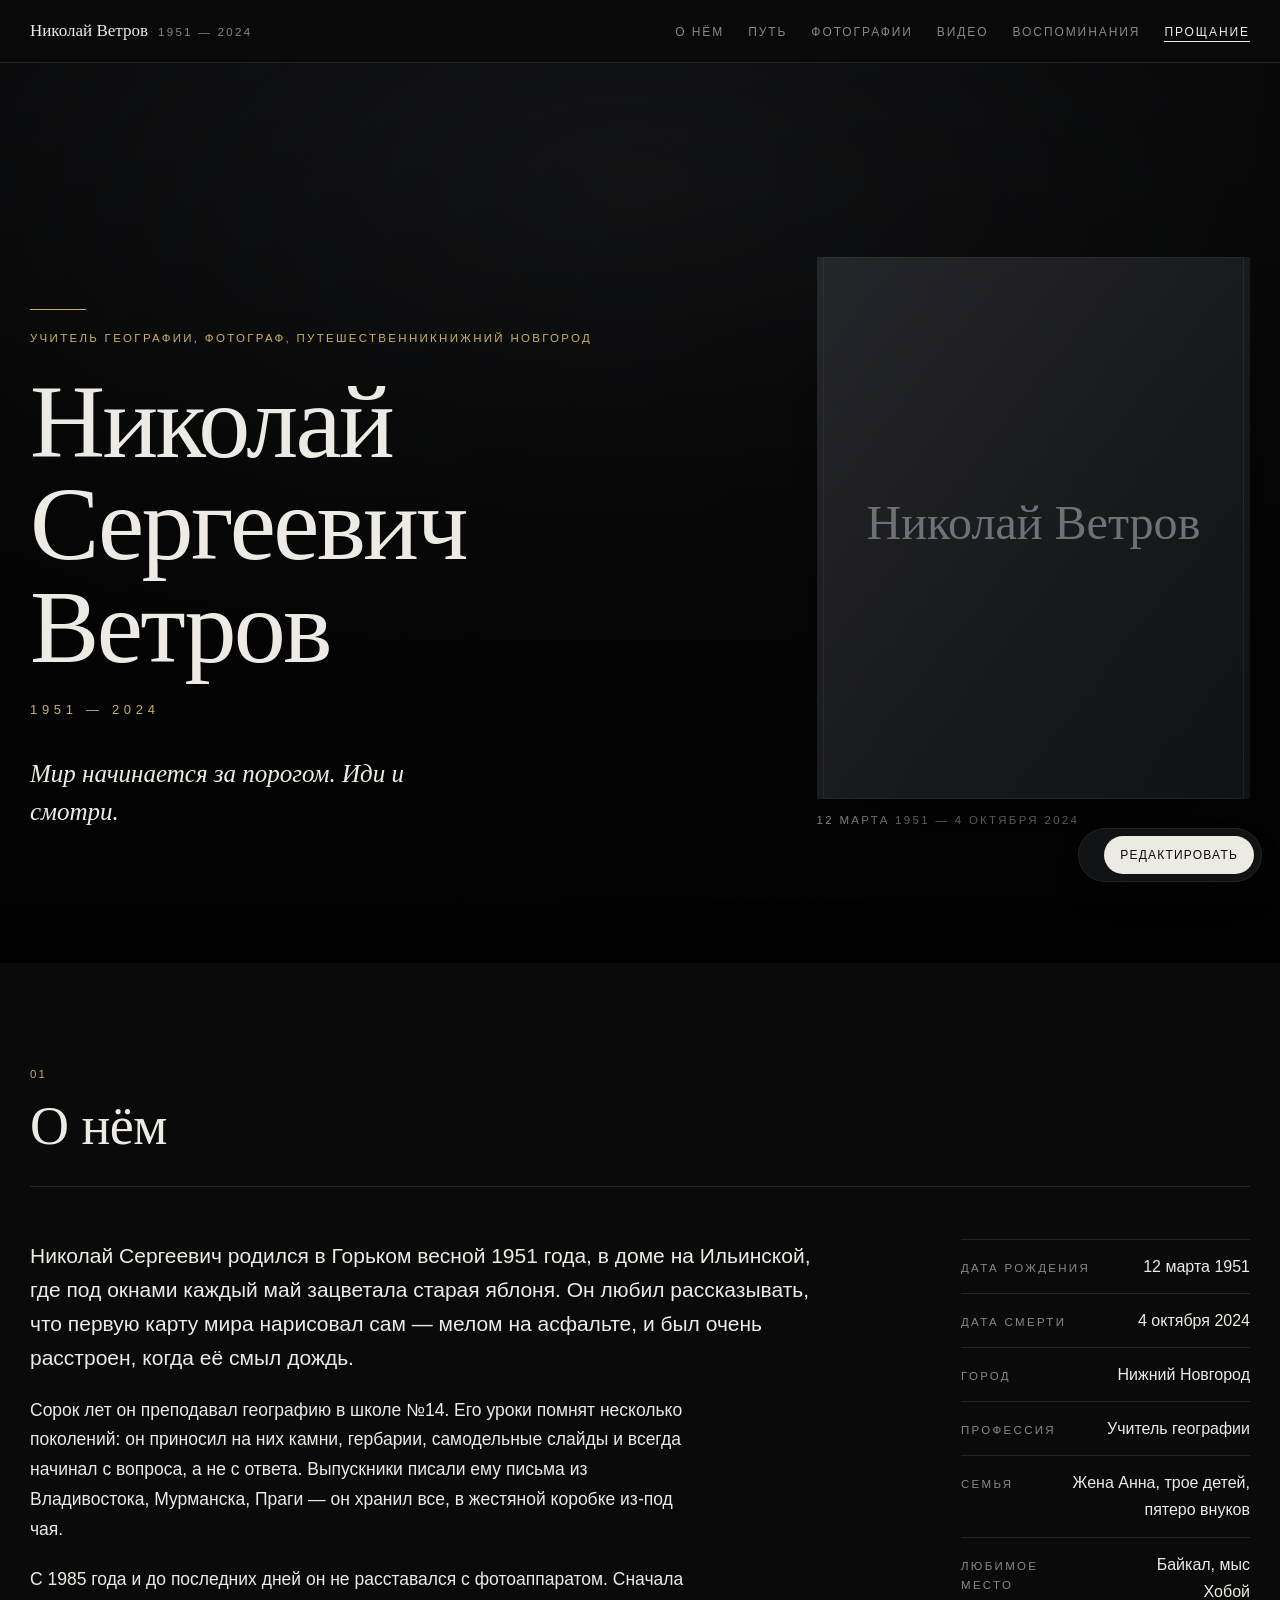
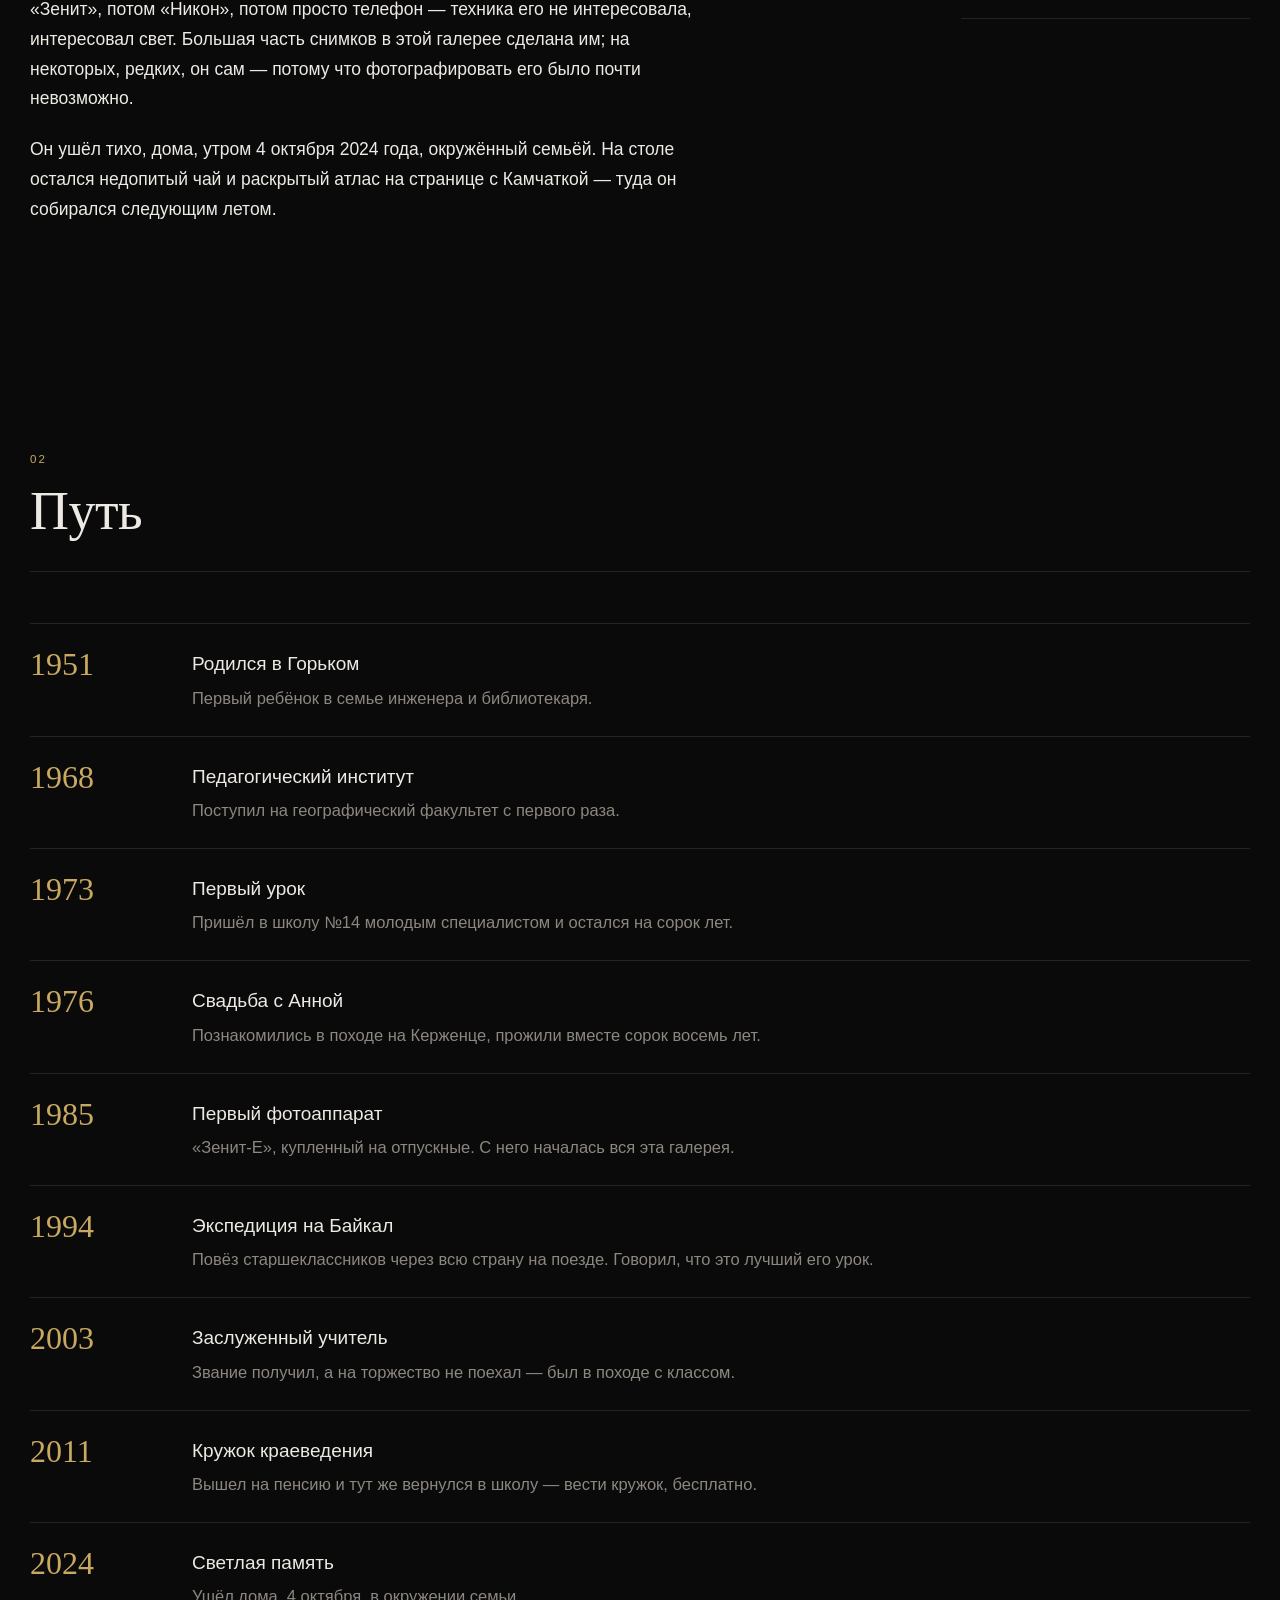
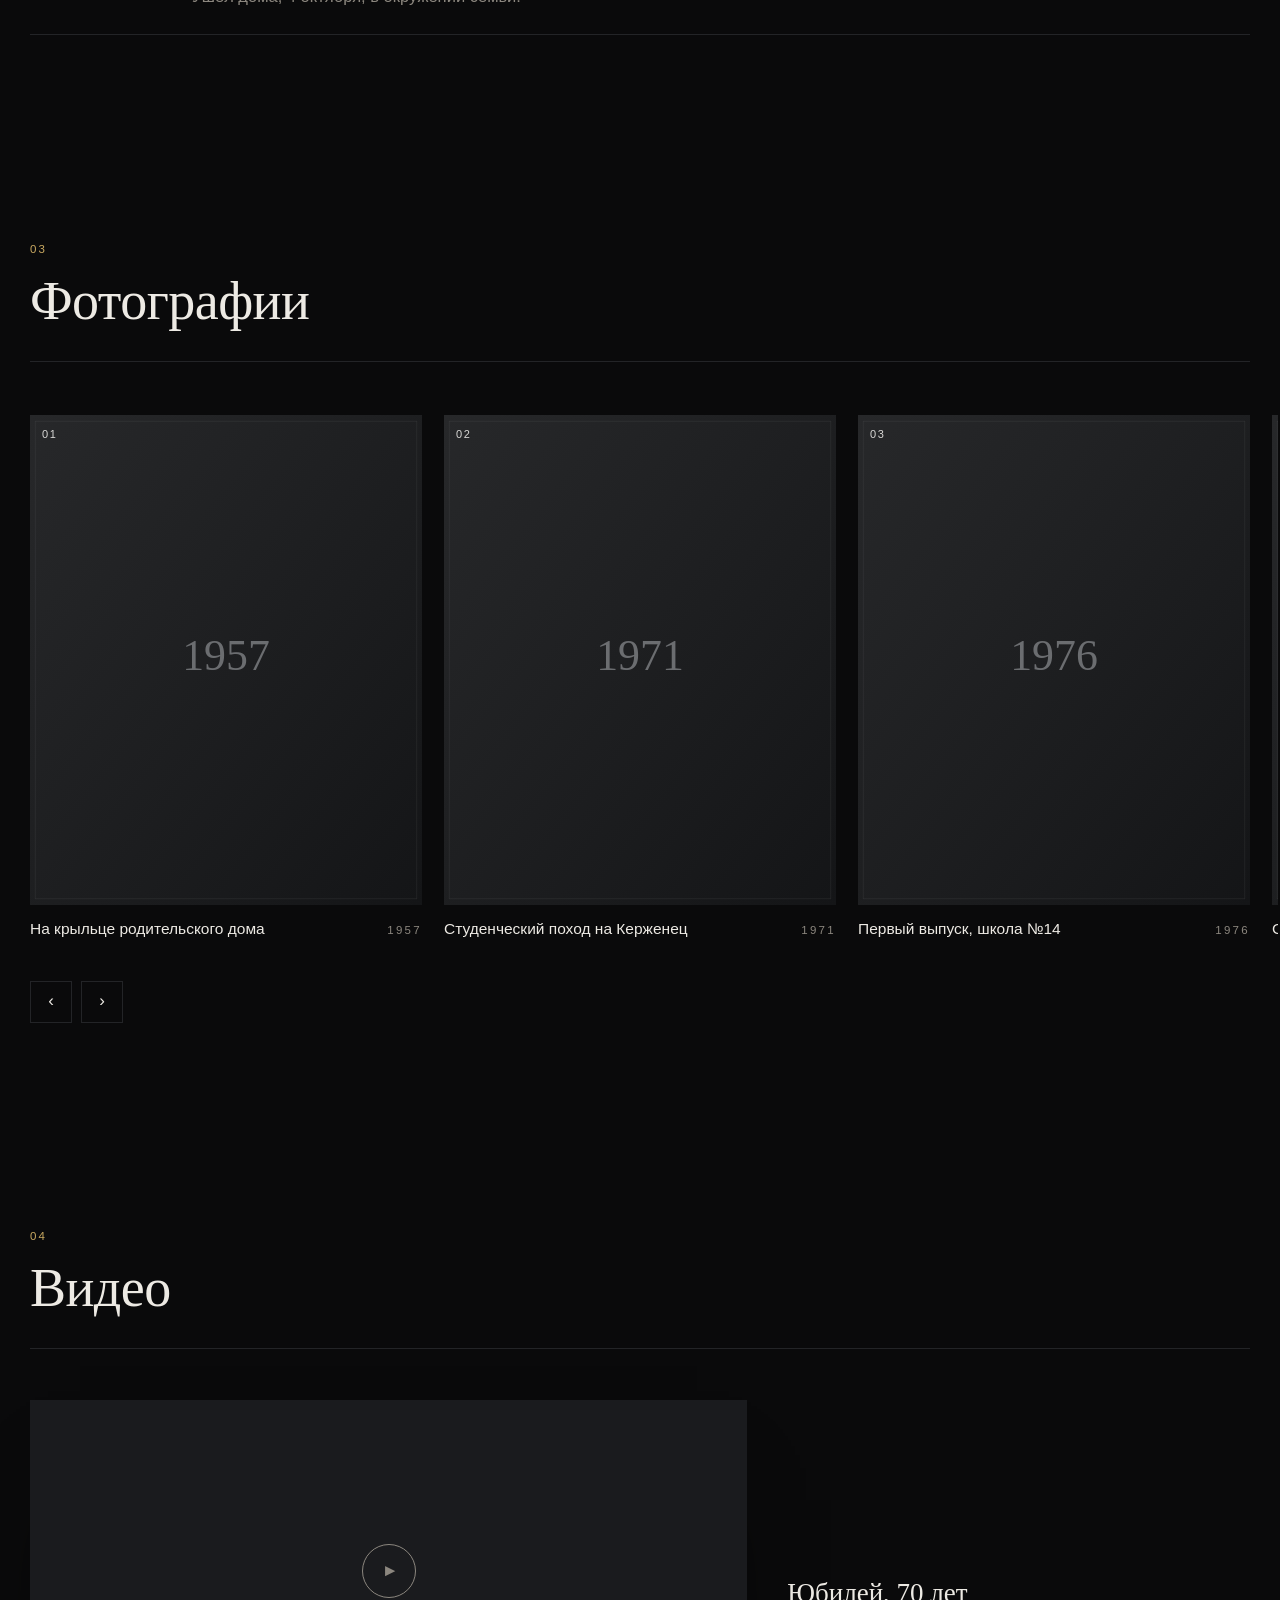
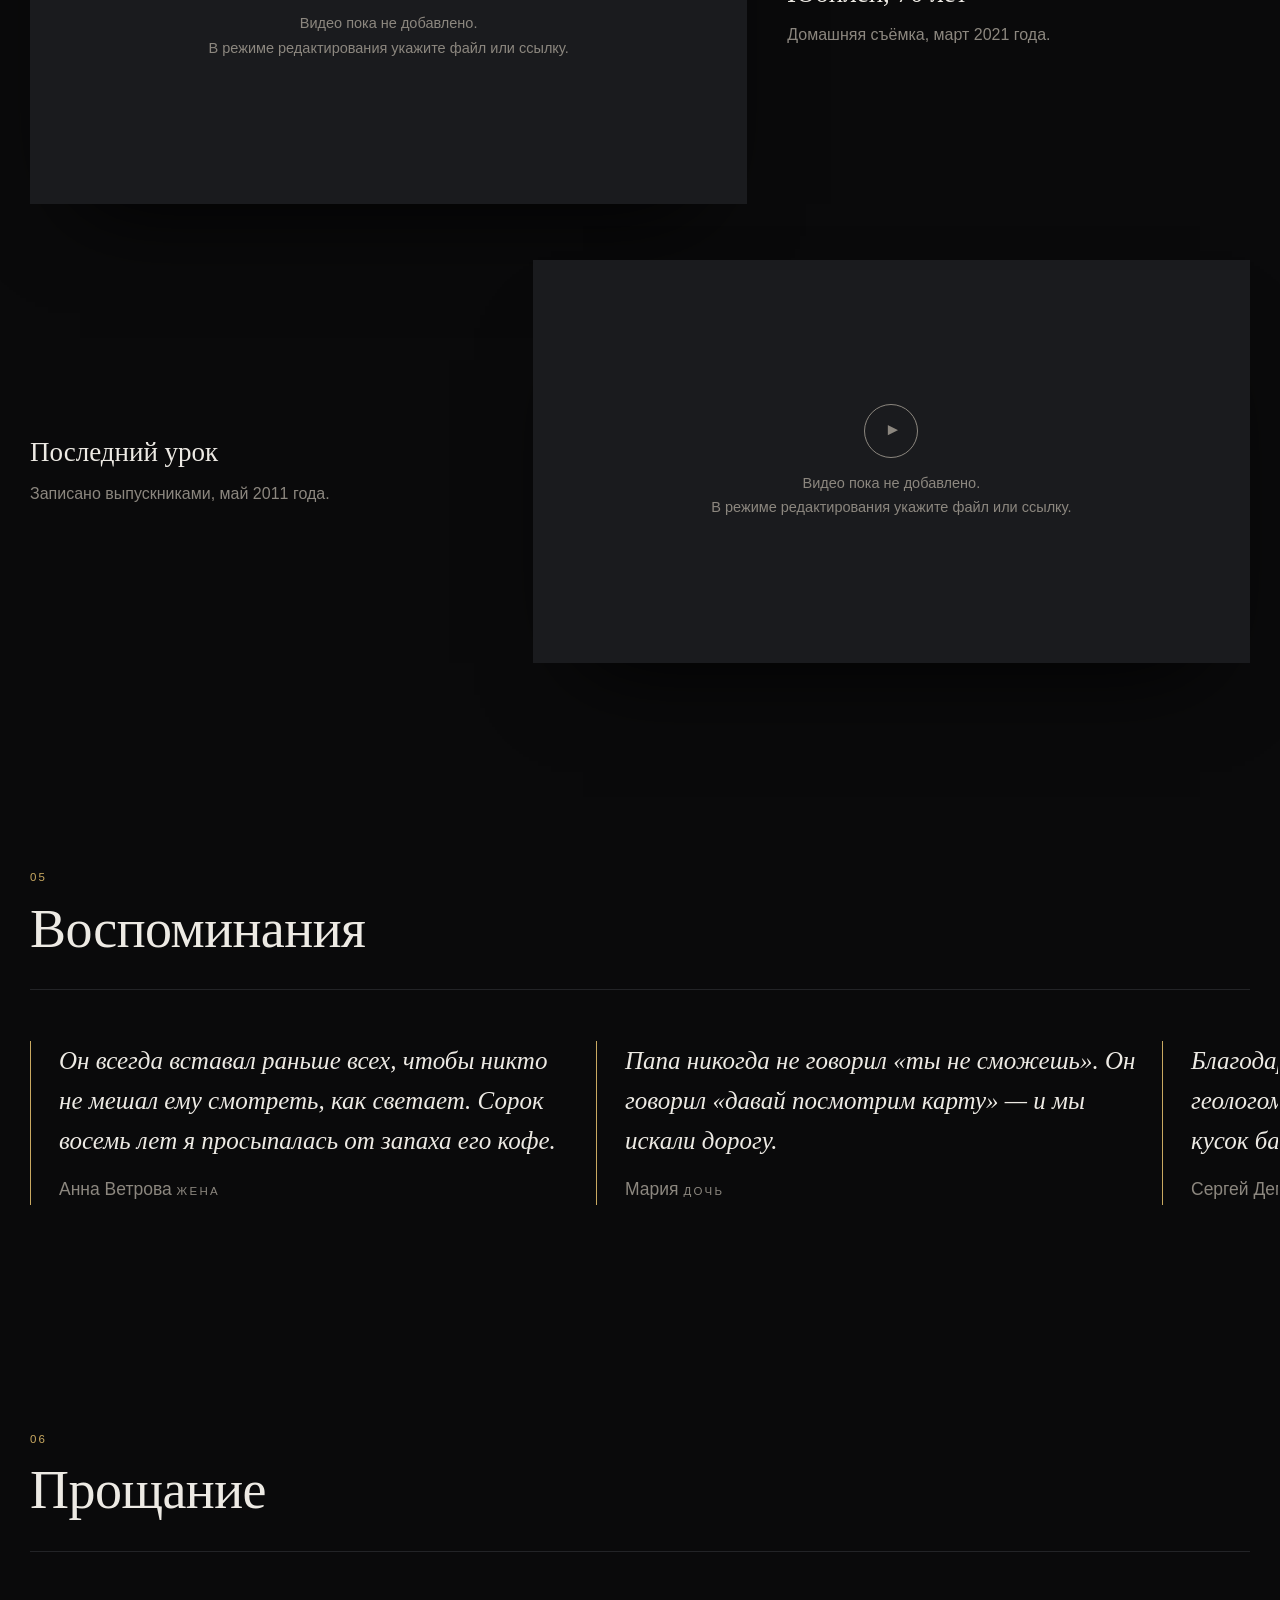
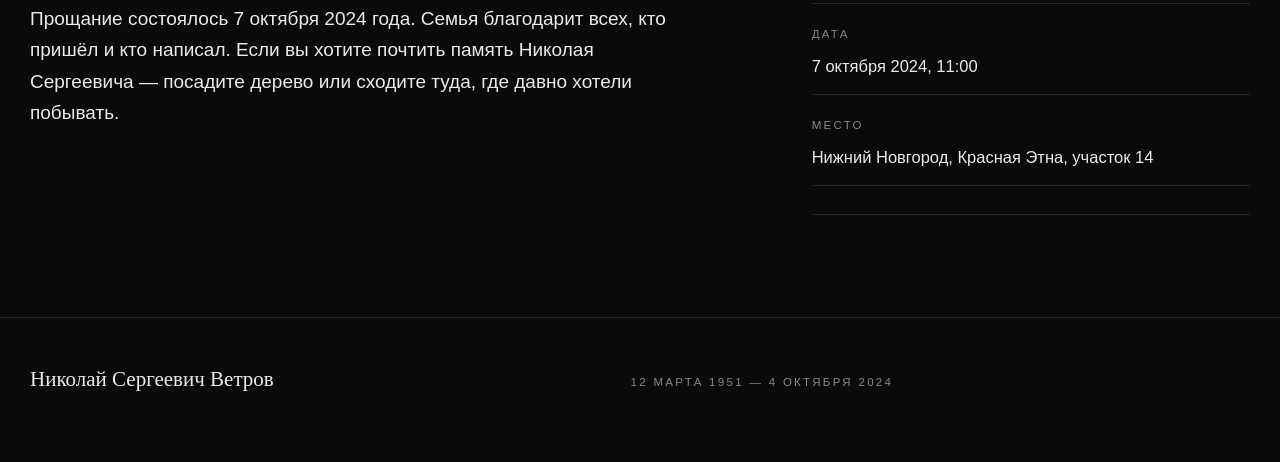
<file: www/pamyat/site-2-noir/index.html>
<!DOCTYPE html>
<html lang="ru">
<head>
<meta charset="utf-8">
<meta name="viewport" content="width=device-width, initial-scale=1">
<title>Памяти Николая Ветрова</title>

<!--
==============================================================================
  САЙТ ПАМЯТИ — дизайн №2 «Ночь»
  Кинематографичная тёмная тема: обложка во весь экран,
  фотолента с прокруткой вбок, крупные цитаты.
  Всё в одном файле: данные + стили + скрипты.

  ДВА СПОСОБА ОБНОВИТЬ САЙТ
  ─────────────────────────
  1. ПРЯМО В БРАУЗЕРЕ (проще).
     Откройте страницу, нажмите «Редактировать» внизу справа.
     Тексты правятся по клику, у фото и видео — свои подписи,
     блоки добавляются, удаляются и переставляются кнопками.
     Когда закончите — «Сохранить файл»: браузер отдаст готовый
     index.html, положите его вместо старого. Всё, сайт обновлён.
     Правки не теряются: черновик хранится в браузере до сохранения.

  2. В ТЕКСТОВОМ РЕДАКТОРЕ.
     БЛОК 1 (сразу под этим комментарием) — все тексты, фото, видео.
     БЛОК 2 (палитра в <style>) — цвета и шрифты.

  ВНИМАНИЕ: этот файл собран из site-4-all/index.html командой  node build.js
  Правки оформления вносите в мастер-файл, иначе следующая сборка их сотрёт.
  Тексты и фотографии сборка не трогает — их правьте здесь как обычно.

  Блок данных одинаковый во всех четырёх сайтах — его можно
  копировать между ними целиком.
==============================================================================
-->

<!-- ============================================================ -->
<!-- БЛОК 1. ДАННЫЕ. МЕНЯЙТЕ ТОЛЬКО ТЕКСТ В КАВЫЧКАХ.             -->
<!-- ============================================================ -->
<script id="data">
const DATA = {

  /* --- Шапка и обложка --- */
  name:     "Николай Сергеевич Ветров",
  short:    "Николай Ветров",
  years:    "1951 — 2024",
  born:     "12 марта 1951",
  died:     "4 октября 2024",
  role:     "Учитель географии, фотограф, путешественник",
  place:    "Нижний Новгород",
  epitaph:  "Мир начинается за порогом. Иди и смотри.",

  portrait: "",   // главный портрет, напр. "media/portrait.jpg"
  cover:    "",   // широкое фото для фона обложки, напр. "media/cover.jpg"

  /* --- Биография: каждый абзац — отдельная строка в кавычках --- */
  about: [
    "Николай Сергеевич родился в Горьком весной 1951 года, в доме на Ильинской, где под окнами каждый май зацветала старая яблоня. Он любил рассказывать, что первую карту мира нарисовал сам — мелом на асфальте, и был очень расстроен, когда её смыл дождь.",
    "Сорок лет он преподавал географию в школе №14. Его уроки помнят несколько поколений: он приносил на них камни, гербарии, самодельные слайды и всегда начинал с вопроса, а не с ответа. Выпускники писали ему письма из Владивостока, Мурманска, Праги — он хранил все, в жестяной коробке из-под чая.",
    "С 1985 года и до последних дней он не расставался с фотоаппаратом. Сначала «Зенит», потом «Никон», потом просто телефон — техника его не интересовала, интересовал свет. Большая часть снимков в этой галерее сделана им; на некоторых, редких, он сам — потому что фотографировать его было почти невозможно.",
    "Он ушёл тихо, дома, утром 4 октября 2024 года, окружённый семьёй. На столе остался недопитый чай и раскрытый атлас на странице с Камчаткой — туда он собирался следующим летом."
  ],

  /* --- Короткие факты в колонке справа --- */
  facts: [
    { k: "Дата рождения", v: "12 марта 1951" },
    { k: "Дата смерти",   v: "4 октября 2024" },
    { k: "Город",         v: "Нижний Новгород" },
    { k: "Профессия",     v: "Учитель географии" },
    { k: "Семья",         v: "Жена Анна, трое детей, пятеро внуков" },
    { k: "Любимое место", v: "Байкал, мыс Хобой" }
  ],

  /* --- Хронология жизни --- */
  timeline: [
    { year: "1951", title: "Родился в Горьком",       text: "Первый ребёнок в семье инженера и библиотекаря." },
    { year: "1968", title: "Педагогический институт",  text: "Поступил на географический факультет с первого раза." },
    { year: "1973", title: "Первый урок",              text: "Пришёл в школу №14 молодым специалистом и остался на сорок лет." },
    { year: "1976", title: "Свадьба с Анной",          text: "Познакомились в походе на Керженце, прожили вместе сорок восемь лет." },
    { year: "1985", title: "Первый фотоаппарат",       text: "«Зенит-Е», купленный на отпускные. С него началась вся эта галерея." },
    { year: "1994", title: "Экспедиция на Байкал",     text: "Повёз старшеклассников через всю страну на поезде. Говорил, что это лучший его урок." },
    { year: "2003", title: "Заслуженный учитель",      text: "Звание получил, а на торжество не поехал — был в походе с классом." },
    { year: "2011", title: "Кружок краеведения",       text: "Вышел на пенсию и тут же вернулся в школу — вести кружок, бесплатно." },
    { year: "2024", title: "Светлая память",           text: "Ушёл дома, 4 октября, в окружении семьи." }
  ],

  /* --- Фотогалерея. Добавляйте строки по образцу --- */
  gallery: [
    { src: "", caption: "На крыльце родительского дома",  year: "1957" },
    { src: "", caption: "Студенческий поход на Керженец", year: "1971" },
    { src: "", caption: "Первый выпуск, школа №14",       year: "1976" },
    { src: "", caption: "С Анной на даче",                year: "1983" },
    { src: "", caption: "Байкал, мыс Хобой",              year: "1994" },
    { src: "", caption: "Урок географии",                 year: "2001" },
    { src: "", caption: "С внуками на Волге",             year: "2014" },
    { src: "", caption: "Последняя весна",                year: "2024" }
  ],

  /* --- Видео. Либо src (свой файл), либо youtube (ID ролика) --- */
  videos: [
    { src: "", youtube: "", poster: "", title: "Юбилей, 70 лет", text: "Домашняя съёмка, март 2021 года." },
    { src: "", youtube: "", poster: "", title: "Последний урок", text: "Записано выпускниками, май 2011 года." }
  ],

  /* --- Воспоминания близких --- */
  memories: [
    { author: "Анна Ветрова", relation: "жена", text: "Он всегда вставал раньше всех, чтобы никто не мешал ему смотреть, как светает. Сорок восемь лет я просыпалась от запаха его кофе." },
    { author: "Мария",        relation: "дочь", text: "Папа никогда не говорил «ты не сможешь». Он говорил «давай посмотрим карту» — и мы искали дорогу." },
    { author: "Сергей Демин", relation: "ученик, выпуск 1989", text: "Благодаря Николаю Сергеевичу я стал геологом. Он один раз дал мне подержать кусок базальта — и всё решилось." },
    { author: "Павел",        relation: "сын",  text: "Он чинил всё: велосипеды, будильники, настроение. Молча, за столом на кухне." }
  ],

  /* --- Прощание и место памяти --- */
  farewell: {
    text:  "Прощание состоялось 7 октября 2024 года. Семья благодарит всех, кто пришёл и кто написал. Если вы хотите почтить память Николая Сергеевича — посадите дерево или сходите туда, где давно хотели побывать.",
    date:  "7 октября 2024, 11:00",
    place: "Нижний Новгород, Красная Этна, участок 14",
    mapUrl: ""   // ссылка на карту, если нужна
  },

  /* --- Контакты семьи (можно оставить пустыми) --- */
  contact: { email: "", phone: "" },

  /* --- Подписи разделов --- */
  labels: {
    about: "О нём", timeline: "Путь", gallery: "Фотографии",
    video: "Видео", memories: "Воспоминания", farewell: "Прощание"
  }
};
</script>

<style>
/* ================================================================ */
/* БЛОК 2. ПАЛИТРЫ ТЕМ. Меняйте значения справа от двоеточия.        */
/* ================================================================ */

/* @theme:noir */
body[data-theme="noir"]{
  --bg:#0a0a0b; --panel:#111214; --ink:#edeae4; --soft:#8c877f;
  --line:#232427; --hair:#33343a; --accent:#c9a961; --tint:#1a1b1e;
  --serif:Georgia,"Times New Roman",serif;
  --sans:-apple-system,"Segoe UI",Roboto,Arial,sans-serif;
  --micro:-apple-system,"Segoe UI",Roboto,Arial,sans-serif;
  --radius:0px; --grain:.55; --blend:overlay;
  --ph-a:#26282c; --ph-b:#141518; --ph-ink:#6a6d73;
}
/* @end */

/* ================================================================ */
/* Дальше — общий движок и оформление. Правки не обязательны.        */
/* ================================================================ */
*{box-sizing:border-box}
html{scroll-behavior:smooth}
body{margin:0;background:var(--bg);color:var(--ink);font-family:var(--sans);
  font-size:17.5px;line-height:1.7;-webkit-font-smoothing:antialiased;
  text-rendering:optimizeLegibility;overflow-x:hidden}
img{display:block;max-width:100%}
a{color:inherit;text-decoration:none}
button{font:inherit;color:inherit}
.wrap{width:min(1220px,100% - 56px);margin-inline:auto}
@media(max-width:640px){.wrap{width:min(1220px,100% - 36px)}}

/* зерно поверх страницы */
.grain{position:fixed;inset:0;z-index:6;pointer-events:none;opacity:var(--grain);
  mix-blend-mode:var(--blend);
  background-image:url("data:image/svg+xml,%3Csvg xmlns='http://www.w3.org/2000/svg' width='140' height='140'%3E%3Cfilter id='n'%3E%3CfeTurbulence type='fractalNoise' baseFrequency='.85' numOctaves='3'/%3E%3C/filter%3E%3Crect width='100%25' height='100%25' filter='url(%23n)' opacity='.32'/%3E%3C/svg%3E")}

/* мелкие подписи */
.micro{font-family:var(--micro);font-size:11.5px;letter-spacing:.2em;
  text-transform:uppercase;color:var(--soft)}

/* ---------------- шапка ---------------- */
.nav{position:sticky;top:0;z-index:30;background:var(--bg);border-bottom:1px solid var(--line)}
.nav .wrap{display:flex;align-items:center;gap:28px;height:62px}
.brand{display:flex;align-items:baseline;gap:10px;margin-right:auto;white-space:nowrap}
.brand b{font-family:var(--serif);font-weight:400;font-size:17px}
.nav menu{display:flex;gap:24px;margin:0;padding:0;list-style:none;overflow-x:auto;
  scrollbar-width:none;-webkit-overflow-scrolling:touch}
.nav menu::-webkit-scrollbar{display:none}
.nav menu a{font-family:var(--micro);font-size:12px;letter-spacing:.16em;
  text-transform:uppercase;color:var(--soft);white-space:nowrap;
  padding-bottom:2px;border-bottom:1px solid transparent;transition:.2s}
.nav menu a:hover,.nav menu a.on{color:var(--ink);border-color:var(--ink)}
@media(max-width:820px){.brand b{display:none}}


/* ---------------- обложка ---------------- */
.hero{position:relative;overflow:hidden;padding:96px 0 0}
.hero-bg{position:absolute;inset:0;background:var(--cover) center/cover no-repeat;opacity:0}
.hero-in{position:relative;display:grid;grid-template-columns:1.08fr .92fr;
  gap:clamp(32px,5vw,72px);align-items:end}
@media(max-width:900px){.hero-in{grid-template-columns:1fr}}
.kicker{margin:0 0 22px}
h1{font-family:var(--serif);font-weight:400;margin:0;
  font-size:clamp(42px,6.6vw,80px);line-height:1.02;letter-spacing:-.018em}
.lifespan{font-family:var(--serif);color:var(--soft);margin:14px 0 0;
  font-size:clamp(21px,2.6vw,30px);font-variant-numeric:lining-nums}
.hero-quote{margin:34px 0 0;max-width:26em}
.hero-quote p{margin:0;font-family:var(--serif);font-style:italic;
  font-size:clamp(19px,2.2vw,25px);line-height:1.5}
.hero-fig{margin:0;position:relative}
.hero-fig .frame{position:relative;aspect-ratio:4/5;overflow:hidden;background:var(--tint);
  border-radius:var(--radius)}
.hero-fig .frame img{width:100%;height:100%;object-fit:cover}
.hero-fig figcaption{margin-top:12px}
.hero-foot{display:flex;justify-content:space-between;align-items:center;gap:20px;
  margin-top:clamp(40px,6vw,76px);padding:18px 0;border-top:1px solid var(--line)}
.cue{display:inline-flex;align-items:center;gap:9px}
.cue i{width:26px;height:1px;background:currentColor;display:block;
  animation:slide 2.4s infinite ease-in-out}
@keyframes slide{0%,100%{transform:translateX(0);opacity:.45}50%{transform:translateX(7px);opacity:1}}

/* ---------------- секции ---------------- */
.block{padding:clamp(64px,8vw,110px) 0}
.head{display:grid;grid-template-columns:auto 1fr;align-items:baseline;
  gap:22px;margin-bottom:clamp(34px,4vw,56px)}
.head .num{font-family:var(--micro);font-size:11.5px;letter-spacing:.18em;color:var(--soft)}
.head h2{font-family:var(--serif);font-weight:400;margin:0;line-height:1.1;
  font-size:clamp(28px,3.8vw,44px);letter-spacing:-.01em}
.head .rule{grid-column:1/-1;height:1px;background:var(--line);margin-top:18px}

/* биография */
.about{display:grid;grid-template-columns:1.5fr .5fr;gap:clamp(34px,5vw,68px);align-items:start}
@media(max-width:900px){.about{grid-template-columns:1fr}}
.bio p{margin:0 0 21px;max-width:38em}
.facts{display:grid}
.fact{display:flex;justify-content:space-between;gap:18px;padding:13px 0;
  border-bottom:1px solid var(--line);align-items:baseline}
.fact:first-child{border-top:1px solid var(--line)}
.fact b{font-weight:400;text-align:right;font-size:16px}

/* хронология */
.tl{display:grid}
.tl-item{position:relative;display:grid;grid-template-columns:132px 1fr;gap:30px;
  padding:24px 0;border-top:1px solid var(--line);transition:background .35s}
.tl-item:last-child{border-bottom:1px solid var(--line)}
@media(max-width:640px){.tl-item{grid-template-columns:1fr;gap:5px}}
.tl-year{font-family:var(--serif);font-size:clamp(24px,3vw,32px);line-height:1;color:var(--accent)}
.tl-title{font-size:19px;margin-bottom:3px}
.tl-text{color:var(--soft);font-size:16.5px;max-width:46em}

/* галерея */
.gal{display:grid;grid-template-columns:repeat(auto-fill,minmax(238px,1fr));
  gap:clamp(14px,1.6vw,22px)}
.shot{margin:0;position:relative}
.shot .frame{position:relative;overflow:hidden;background:var(--tint);
  border-radius:var(--radius);aspect-ratio:4/5;cursor:zoom-in}
.shot:nth-child(3n+1) .frame{aspect-ratio:4/3}
.shot:nth-child(3n) .frame{aspect-ratio:1/1}
.shot .frame img{width:100%;height:100%;object-fit:cover;
  transition:transform .7s cubic-bezier(.2,.7,.3,1),filter .5s}
.shot .frame:hover img{transform:scale(1.045)}
.shot figcaption{display:flex;justify-content:space-between;gap:14px;
  align-items:baseline;padding-top:11px}
.shot figcaption b{font-weight:400;font-size:15.5px}
.shot .n{position:absolute;top:10px;left:12px;z-index:2;display:none;
  font-family:var(--micro);font-size:11px;letter-spacing:.14em;
  color:#fff;mix-blend-mode:difference}

/* видео */
.videos{display:grid;grid-template-columns:repeat(auto-fit,minmax(330px,1fr));
  gap:clamp(20px,2.4vw,32px)}
.vcard{margin:0}
.vbox{position:relative;aspect-ratio:16/9;background:var(--tint);
  border-radius:var(--radius);overflow:hidden}
.vbox video,.vbox iframe{width:100%;height:100%;border:0;display:block}
.vstub{position:absolute;inset:0;display:grid;place-content:center;justify-items:center;
  gap:13px;text-align:center;padding:22px;color:var(--soft);font-size:14.5px}
.vstub .play{width:54px;height:54px;border-radius:50%;border:1px solid currentColor;
  display:grid;place-content:center;font-size:17px;padding-left:3px}
.vmeta{padding-top:14px}
.vmeta h3{font-family:var(--serif);font-weight:400;font-size:21px;margin:0 0 4px}
.vmeta p{margin:0;color:var(--soft);font-size:16px}

/* воспоминания */
.mem{display:grid;grid-template-columns:repeat(auto-fit,minmax(300px,1fr));gap:22px}
.memo{margin:0}
.memo p{margin:0 0 14px;font-family:var(--serif);font-size:19px;line-height:1.6}
.memo .who b{font-weight:400}
.memo .who span{color:var(--soft)}

/* прощание */
.farewell{display:grid;grid-template-columns:1.25fr .75fr;gap:clamp(30px,4vw,56px);align-items:start}
@media(max-width:800px){.farewell{grid-template-columns:1fr}}
.farewell .ftext{margin:0;font-size:19px;line-height:1.65;max-width:34em}
.fmeta div{padding:14px 0;border-bottom:1px solid var(--line)}
.fmeta div:first-child{border-top:1px solid var(--line)}
.fmeta b{display:block;font-weight:400;margin-top:4px;font-size:16.5px}

/* подвал */
footer{border-top:1px solid var(--line);padding:44px 0 64px}
footer .wrap{display:flex;justify-content:space-between;gap:22px;flex-wrap:wrap;align-items:baseline}
footer .fname{font-family:var(--serif);font-size:21px}

/* лайтбокс */
.lb{position:fixed;inset:0;z-index:80;display:none;align-items:center;justify-content:center;
  padding:clamp(20px,5vw,60px);background:color-mix(in srgb,var(--bg) 96%,#000)}
body[data-theme="noir"] .lb{background:rgba(6,6,7,.97)}
.lb.on{display:flex}
.lb img{max-width:100%;max-height:80vh;object-fit:contain}
.lb .cap{position:absolute;left:0;right:0;bottom:26px;text-align:center}
.lb button{position:absolute;background:none;border:0;cursor:pointer;
  font-size:30px;line-height:1;padding:14px;opacity:.7;transition:.2s}
.lb button:hover{opacity:1}
.lb .prev{left:4px;top:50%;transform:translateY(-50%)}
.lb .next{right:4px;top:50%;transform:translateY(-50%)}
.lb .close{right:8px;top:6px;font-size:26px}

/* появление при прокрутке */
.rv>*{opacity:0;transform:translateY(18px);
  transition:opacity .85s cubic-bezier(.2,.7,.3,1),transform .85s cubic-bezier(.2,.7,.3,1)}
.rv.in>*{opacity:1;transform:none}
.rv.in>*:nth-child(2){transition-delay:.07s}
.rv.in>*:nth-child(3){transition-delay:.13s}
@media(prefers-reduced-motion:reduce){
  .rv>*{opacity:1;transform:none;transition:none}
  .cue i{animation:none}
}

/* ================================================================ */
/* ТЕМА «СВЕТ»                                                      */
/* ================================================================ */

/* ================================================================ */
/* ТЕМА «НОЧЬ»                                                      */
/* ================================================================ */
/* @theme:noir */
body[data-theme="noir"] .nav{background:rgba(10,10,11,.86);backdrop-filter:blur(12px)}
body[data-theme="noir"] .hero{min-height:100svh;display:flex;flex-direction:column;
  justify-content:flex-end;padding-top:150px}
body[data-theme="noir"] .hero-bg{opacity:1;transform:scale(1.04)}
body[data-theme="noir"] .hero-bg::after{content:"";position:absolute;inset:0;
  background:radial-gradient(115% 85% at 50% 15%,rgba(0,0,0,.1),rgba(0,0,0,.86) 72%),
             linear-gradient(rgba(10,10,11,.35),rgba(10,10,11,.97))}
body[data-theme="noir"] .hero-in{grid-template-columns:1.25fr .75fr}
body[data-theme="noir"] .kicker{color:var(--accent);position:relative;padding-top:20px}
body[data-theme="noir"] .kicker::before{content:"";position:absolute;top:0;left:0;
  width:56px;height:1px;background:var(--accent)}
body[data-theme="noir"] h1{font-size:clamp(44px,8.2vw,104px);line-height:.99;letter-spacing:-.025em}
body[data-theme="noir"] .lifespan{font-family:var(--micro);font-size:13px;
  letter-spacing:.36em;color:var(--accent);margin-top:20px}
body[data-theme="noir"] .hero-fig .frame{filter:grayscale(.25) contrast(1.05);
  box-shadow:0 50px 90px -46px #000}
body[data-theme="noir"] .head{grid-template-columns:1fr;gap:12px}
body[data-theme="noir"] .head h2{font-size:clamp(30px,4.6vw,54px)}
body[data-theme="noir"] .head .num{color:var(--accent)}
body[data-theme="noir"] .bio .item:first-child p{font-size:21px;line-height:1.62}
body[data-theme="noir"] .tl-item:hover{background:linear-gradient(90deg,
  color-mix(in srgb,var(--accent) 8%,transparent),transparent 62%)}
body[data-theme="noir"] .gal{display:flex;gap:22px;overflow-x:auto;scroll-snap-type:x mandatory;
  padding:2px 28px 22px;margin-inline:-28px;scrollbar-width:thin}
body[data-theme="noir"] .gal::-webkit-scrollbar{height:5px}
body[data-theme="noir"] .gal::-webkit-scrollbar-thumb{background:var(--hair)}
body[data-theme="noir"] .shot{flex:0 0 min(80vw,392px);scroll-snap-align:center}
body[data-theme="noir"] .shot .frame,
body[data-theme="noir"] .shot:nth-child(3n+1) .frame,
body[data-theme="noir"] .shot:nth-child(3n) .frame{aspect-ratio:4/5}
body[data-theme="noir"] .shot .frame img{filter:grayscale(.45)}
body[data-theme="noir"] .shot .frame:hover img{filter:none}
body[data-theme="noir"] .shot .n{display:block}
body[data-theme="noir"] .arrows{display:flex}
body[data-theme="noir"] .videos{grid-template-columns:1fr;gap:56px}
body[data-theme="noir"] .vcard{display:grid;grid-template-columns:1.55fr 1fr;
  gap:40px;align-items:center}
body[data-theme="noir"] .vcard:nth-child(even){grid-template-columns:1fr 1.55fr}
body[data-theme="noir"] .vcard:nth-child(even) .vmeta{order:-1}
body[data-theme="noir"] .vbox{box-shadow:0 50px 90px -50px #000}
body[data-theme="noir"] .vmeta h3{font-size:27px}
@media(max-width:860px){
  body[data-theme="noir"] .vcard,
  body[data-theme="noir"] .vcard:nth-child(even){grid-template-columns:1fr;gap:16px}
  body[data-theme="noir"] .vcard:nth-child(even) .vmeta{order:0}
}
body[data-theme="noir"] .mem{display:flex;gap:26px;overflow-x:auto;
  scroll-snap-type:x mandatory;padding:0 28px 20px;margin-inline:-28px;scrollbar-width:thin}
body[data-theme="noir"] .memo{flex:0 0 min(88vw,540px);scroll-snap-align:center;
  border-left:1px solid var(--accent);padding-left:28px}
body[data-theme="noir"] .memo p{font-size:clamp(19px,2.2vw,25px);font-style:italic}
/* @end */

/* ================================================================ */
/* ТЕМА «БУМАГА»                                                    */
/* ================================================================ */

/* стрелки ленты — только там, где лента */
.arrows{display:none;gap:9px;margin-top:16px}
.arrows button{width:42px;height:42px;border:1px solid var(--line);background:none;
  cursor:pointer;font-size:17px;transition:.2s}
.arrows button:hover{border-color:var(--accent);color:var(--accent)}

/* ================================================================ */
/* РЕДАКТОР                                                         */
/* ================================================================ */
.editbar{position:fixed;right:18px;bottom:18px;z-index:70;display:flex;align-items:center;
  gap:8px;padding:7px;background:var(--panel);border:1px solid var(--line);
  border-radius:100px;box-shadow:0 18px 40px -22px rgba(0,0,0,.55);max-width:calc(100vw - 36px)}
.editbar button{border:0;background:none;cursor:pointer;padding:9px 16px;border-radius:100px;
  font-family:var(--micro);font-size:12px;letter-spacing:.1em;text-transform:uppercase;
  white-space:nowrap;transition:.2s}
.editbar button:hover{background:var(--tint)}
.editbar .primary{background:var(--ink);color:var(--bg)}
.editbar .primary:hover{opacity:.85;background:var(--ink)}
.editbar .grp{display:none;align-items:center;gap:4px}
body.editing .editbar .grp{display:flex}
.editbar .st{font-family:var(--micro);font-size:11px;color:var(--soft);
  padding-right:10px;white-space:nowrap}
@media(max-width:700px){
  .editbar{left:12px;right:12px;bottom:12px;justify-content:center;flex-wrap:wrap;border-radius:14px}
  .editbar .st{width:100%;text-align:center;padding:0 0 4px}
}

body.editing [data-bind]{outline:1px dashed var(--hair);outline-offset:3px;
  border-radius:2px;min-width:1.5em;min-height:1em;cursor:text;transition:outline-color .2s}
body.editing [data-bind]:hover{outline-color:var(--accent)}
body.editing [data-bind]:focus{outline:2px solid var(--accent);outline-offset:3px}
body.editing [data-bind]:empty::before{content:attr(data-ph);color:var(--soft);opacity:.65}

.tools{display:none;gap:4px;position:absolute;z-index:4;top:8px;right:8px}
body.editing .item{position:relative}
body.editing .item>.tools{display:flex}
.tools button{width:30px;height:30px;padding:0;border:1px solid var(--line);
  background:var(--panel);cursor:pointer;font-size:13px;line-height:1;
  border-radius:4px;opacity:.55;transition:.18s}
.tools button:hover{opacity:1;border-color:var(--accent);color:var(--accent)}
.tools button[data-act="pic"]{width:auto;padding:0 9px;font-family:var(--micro);
  font-size:10.5px;letter-spacing:.08em;text-transform:uppercase}

.editonly{display:none}
body.editing .editonly{display:block}
body.editing .hideonedit{display:none}
.add{display:none;width:100%;margin-top:16px;padding:14px;cursor:pointer;
  border:1px dashed var(--hair);background:none;border-radius:var(--radius);
  font-family:var(--micro);font-size:11.5px;letter-spacing:.14em;text-transform:uppercase;
  color:var(--soft);transition:.2s}
body.editing .add{display:block}
.add:hover{border-color:var(--accent);color:var(--accent)}
.srcrow{display:flex;flex-wrap:wrap;align-items:center;gap:8px;margin-top:10px;
  font-family:var(--micro);font-size:11px;letter-spacing:.06em;color:var(--soft)}
.srcrow [data-bind]{font-family:var(--micro);font-size:11.5px;letter-spacing:0;
  color:var(--ink);background:var(--tint);padding:4px 8px;border-radius:3px;
  word-break:break-all;max-width:100%}
.srcrow button{border:1px solid var(--line);background:var(--panel);cursor:pointer;
  padding:5px 11px;border-radius:3px;font-family:var(--micro);font-size:10.5px;
  letter-spacing:.08em;text-transform:uppercase}
.srcrow button:hover{border-color:var(--accent);color:var(--accent)}
.drop{outline:2px solid var(--accent) !important;outline-offset:4px}
</style>
</head>

<body data-theme="noir">
<div class="grain"></div>

<header class="nav">
  <div class="wrap">
    <a class="brand" href="#top"><b id="brandName"></b><span class="micro" id="brandYears"></span></a>
    <menu id="nav"></menu>
  </div>
</header>

<section class="hero" id="top">
  <div class="hero-bg" id="heroBg"></div>
  <div class="wrap">
    <div class="hero-in">
      <div class="hero-type">
        <p class="kicker micro"><span data-bind="role" data-ph="профессия"></span><span data-bind="place" data-ph="город"></span></p>
        <h1 data-bind="name" data-ph="Имя"></h1>
        <p class="lifespan" data-bind="years" data-ph="годы жизни"></p>
        <blockquote class="hero-quote"><p data-bind="epitaph" data-ph="эпитафия"></p></blockquote>
      </div>
      <figure class="hero-fig">
        <div class="frame"><img id="portrait" alt=""></div>
        <figcaption class="micro"><span data-bind="born" data-ph="дата рождения"></span> — <span data-bind="died" data-ph="дата смерти"></span></figcaption>
        <div class="editonly">
          <div class="srcrow">
            <span>Портрет:</span>
            <button data-act="portrait">Загрузить фото</button>
            <button data-act="cover">Фон обложки</button>
            <button data-act="clearpic">Очистить</button>
          </div>
        </div>
      </figure>
    </div>
    <div class="hero-foot micro">
      <span id="heroDates"></span>
      <a class="cue" href="#about">Дальше <i></i></a>
    </div>
  </div>
</section>

<section class="block" id="about">
  <div class="wrap rv">
    <div class="head"><span class="num">01</span><h2 data-h="about"></h2><span class="rule"></span></div>
    <div class="about">
      <div>
        <div class="bio" id="bio"></div>
        <button class="add" data-add="about">+ Добавить абзац</button>
      </div>
      <div>
        <div class="facts" id="facts"></div>
        <button class="add" data-add="facts">+ Добавить факт</button>
      </div>
    </div>
  </div>
</section>

<section class="block" id="timeline">
  <div class="wrap rv">
    <div class="head"><span class="num">02</span><h2 data-h="timeline"></h2><span class="rule"></span></div>
    <div class="tl" id="tl"></div>
    <button class="add" data-add="timeline">+ Добавить событие</button>
  </div>
</section>

<section class="block" id="gallery">
  <div class="wrap rv">
    <div class="head"><span class="num">03</span><h2 data-h="gallery"></h2><span class="rule"></span></div>
    <div class="gal" id="gal"></div>
    <div class="arrows"><button id="gPrev">&#8249;</button><button id="gNext">&#8250;</button></div>
    <button class="add" data-add="gallery">+ Добавить фотографии (можно перетащить файлы сюда)</button>
  </div>
</section>

<section class="block" id="video">
  <div class="wrap rv">
    <div class="head"><span class="num">04</span><h2 data-h="video"></h2><span class="rule"></span></div>
    <div class="videos" id="videos"></div>
    <button class="add" data-add="videos">+ Добавить видео</button>
  </div>
</section>

<section class="block" id="memories">
  <div class="wrap rv">
    <div class="head"><span class="num">05</span><h2 data-h="memories"></h2><span class="rule"></span></div>
    <div class="mem" id="mem"></div>
    <button class="add" data-add="memories">+ Добавить воспоминание</button>
  </div>
</section>

<section class="block" id="farewell">
  <div class="wrap rv">
    <div class="head"><span class="num">06</span><h2 data-h="farewell"></h2><span class="rule"></span></div>
    <div class="farewell">
      <p class="ftext" data-bind="farewell.text" data-ph="текст о прощании"></p>
      <div class="fmeta">
        <div><span class="micro">Дата</span><b data-bind="farewell.date" data-ph="дата"></b></div>
        <div><span class="micro">Место</span><b data-bind="farewell.place" data-ph="место"></b></div>
        <div class="editonly"><span class="micro">Ссылка на карту</span><b data-bind="farewell.mapUrl" data-ph="можно оставить пустым"></b></div>
        <div id="mapRow" class="hideonedit"></div>
      </div>
    </div>
  </div>
</section>

<footer>
  <div class="wrap">
    <div class="fname" id="fName"></div>
    <div class="micro" id="fYears"></div>
    <div class="micro editonly">
      Почта: <b data-bind="contact.email" data-ph="—"></b> · Телефон: <b data-bind="contact.phone" data-ph="—"></b>
    </div>
    <div class="micro hideonedit" id="fContact"></div>
  </div>
</footer>

<div class="lb" id="lb">
  <button class="close" aria-label="Закрыть">&times;</button>
  <button class="prev" aria-label="Предыдущая">&#8249;</button>
  <img id="lbImg" alt="">
  <div class="cap micro" id="lbCap"></div>
  <button class="next" aria-label="Следующая">&#8250;</button>
</div>

<div class="editbar" id="editbar">
  <span class="st" id="edStatus"></span>
  <button id="edToggle" class="primary">Редактировать</button>
  <span class="grp">
    <button id="edSave">Сохранить файл</button>
    <button id="edReset">Сбросить</button>
  </span>
</div>

<script>
/* ================================================================ */
/*  ДВИЖОК И РЕДАКТОР. Править не нужно.                            */
/* ================================================================ */

/* слепок исходного файла — из него собирается сохраняемый index.html */
const TEMPLATE = '<!DOCTYPE html>\n' + document.documentElement.outerHTML;

/* тема по умолчанию: "warm" | "noir" | "paper" */
const DEFAULT_THEME = "noir";

const $  = (s, r=document) => r.querySelector(s);
const $$ = (s, r=document) => [...r.querySelectorAll(s)];
const esc = s => String(s??"").replace(/[&<>"]/g, c => ({'&':'&amp;','<':'&lt;','>':'&gt;','"':'&quot;'}[c]));
const pad = n => String(n).padStart(2,'0');

const getPath = (o,p) => p.split('.').reduce((a,k)=>a==null?a:a[k], o);
function setPath(o,p,v){ const k=p.split('.'), last=k.pop(); let t=o; for(const x of k) t=t[x]; t[last]=v; }

/* ---------- заглушка вместо отсутствующего фото ---------- */
function ph(label,w,h){
  const cs=getComputedStyle(document.body);
  const a=cs.getPropertyValue('--ph-a').trim()||'#ddd';
  const b=cs.getPropertyValue('--ph-b').trim()||'#bbb';
  const ink=cs.getPropertyValue('--ph-ink').trim()||'#888';
  const svg='<svg xmlns="http://www.w3.org/2000/svg" width="'+w+'" height="'+h+'" viewBox="0 0 '+w+' '+h+'">'+
    '<defs><linearGradient id="g" x1="0" y1="0" x2="1" y2="1">'+
    '<stop offset="0" stop-color="'+a+'"/><stop offset="1" stop-color="'+b+'"/></linearGradient></defs>'+
    '<rect width="100%" height="100%" fill="url(#g)"/>'+
    '<rect x="14" y="14" width="'+(w-28)+'" height="'+(h-28)+'" fill="none" stroke="'+ink+'" stroke-opacity=".35"/>'+
    '<text x="50%" y="50%" font-family="Georgia, serif" font-size="'+Math.round(Math.min(w,h)/9)+
    '" fill="'+ink+'" text-anchor="middle" dominant-baseline="middle">'+esc(label)+'</text></svg>';
  return 'data:image/svg+xml;charset=utf-8,'+encodeURIComponent(svg);
}
const pic = (src,label,w,h) => src ? src : ph(label,w,h);

/* ---------- черновик ---------- */
const KEY = 'pamyat:' + location.pathname;
let draftLoaded = false;
try{
  const raw = localStorage.getItem(KEY);
  if (raw){ Object.assign(DATA, JSON.parse(raw)); draftLoaded = true; }
}catch(e){}
const saveDraft = () => { try{ localStorage.setItem(KEY, JSON.stringify(DATA)); }catch(e){}
  status(draftLoaded ? 'Черновик сохранён' : 'Черновик сохранён'); draftLoaded = true; };
function status(t){ $('#edStatus').textContent = t || ''; }

/* ---------- вспомогательное для списков ---------- */
function tools(list,i,extra){
  const b=(act,ch,t)=>'<button data-act="'+act+'" data-list="'+list+'" data-i="'+i+'" title="'+t+'">'+ch+'</button>';
  return '<div class="tools">'+(extra?b(extra,'Файл','Заменить файл'):'')+
    b('up','&#8593;','Выше')+b('down','&#8595;','Ниже')+b('del','&#10005;','Удалить')+'</div>';
}
const bind = (path,ph2,tag,cls) => '<'+(tag||'span')+(cls?' class="'+cls+'"':'')+
  ' data-bind="'+path+'" data-ph="'+esc(ph2)+'"></'+(tag||'span')+'>';

/* ================================================================ */
/*  ОТРИСОВКА                                                       */
/* ================================================================ */
function renderChrome(){
  document.title = 'Памяти · ' + DATA.short;
  $('#brandName').textContent  = DATA.short;
  $('#brandYears').textContent = DATA.years;
  $('#nav').innerHTML = Object.entries(DATA.labels)
    .map(([id,t]) => '<li><a href="#'+id+'">'+esc(t)+'</a></li>').join('');
  $$('[data-h]').forEach(el => el.textContent = DATA.labels[el.dataset.h]);
  $('#heroDates').textContent = DATA.born + ' — ' + DATA.died;
  $('#portrait').src = pic(DATA.portrait, DATA.short, 900, 1150);
  $('#portrait').alt = DATA.name;
  $('#heroBg').style.setProperty('--cover',
    DATA.cover ? 'url("'+DATA.cover+'")' : 'linear-gradient(150deg,#1e2024,#0a0a0b)');
  document.body.classList.toggle('has-cover', !!DATA.cover);
  $('#fName').textContent  = DATA.name;
  $('#fYears').textContent = DATA.born + ' — ' + DATA.died;
  $('#fContact').innerHTML = [
    DATA.contact.email ? '<a href="mailto:'+esc(DATA.contact.email)+'">'+esc(DATA.contact.email)+'</a>' : '',
    DATA.contact.phone ? esc(DATA.contact.phone) : ''
  ].filter(Boolean).join(' · ');
  $('#mapRow').innerHTML = DATA.farewell.mapUrl
    ? '<a class="micro" href="'+esc(DATA.farewell.mapUrl)+'" target="_blank" rel="noopener">Показать на карте &#8599;</a>' : '';
}

function renderBio(){
  $('#bio').innerHTML = DATA.about.map((p,i) =>
    '<div class="item">'+bind('about.'+i,'текст абзаца','p')+tools('about',i)+'</div>').join('');
  $('#facts').innerHTML = DATA.facts.map((f,i) =>
    '<div class="fact item"><span class="micro">'+bind('facts.'+i+'.k','название')+'</span>'+
    '<b>'+bind('facts.'+i+'.v','значение')+'</b>'+tools('facts',i)+'</div>').join('');
}

function renderTimeline(){
  $('#tl').innerHTML = DATA.timeline.map((t,i) =>
    '<div class="tl-item item"><div class="tl-year">'+bind('timeline.'+i+'.year','год')+'</div>'+
    '<div><div class="tl-title">'+bind('timeline.'+i+'.title','событие')+'</div>'+
    '<div class="tl-text">'+bind('timeline.'+i+'.text','подробности')+'</div></div>'+
    tools('timeline',i)+'</div>').join('');
}

function renderGallery(){
  $('#gal').innerHTML = DATA.gallery.map((g,i) =>
    '<figure class="shot item" data-i="'+i+'">'+
    '<span class="n">'+pad(i+1)+'</span>'+
    '<div class="frame"><img alt="'+esc(g.caption)+'" loading="lazy" src="'+
      pic(g.src, g.year || 'фото', 900, 1120)+'"></div>'+
    '<figcaption><b>'+bind('gallery.'+i+'.caption','подпись')+'</b>'+
    '<span class="micro">'+bind('gallery.'+i+'.year','год')+'</span></figcaption>'+
    '<div class="editonly"><div class="srcrow"><span>Файл:</span>'+
      bind('gallery.'+i+'.src','media/имя.jpg')+'</div></div>'+
    tools('gallery',i,'pic')+'</figure>').join('');
}

function renderVideos(){
  $('#videos').innerHTML = DATA.videos.map((v,i) => {
    let box;
    if (v.youtube) box = '<iframe src="https://www.youtube.com/embed/'+esc(v.youtube)+
      '" allowfullscreen loading="lazy" title="'+esc(v.title)+'"><\/iframe>';
    else if (v.src) box = '<video controls preload="metadata"'+
      (v.poster ? ' poster="'+esc(v.poster)+'"' : '')+' src="'+esc(v.src)+'"><\/video>';
    else box = '<div class="vstub"><div class="play">&#9658;</div>'+
      '<div>Видео пока не добавлено.<br>В режиме редактирования укажите файл или ссылку.</div></div>';
    return '<figure class="vcard item"><div class="vbox">'+box+'</div>'+
      '<figcaption class="vmeta"><h3>'+bind('videos.'+i+'.title','название')+'</h3>'+
      '<p>'+bind('videos.'+i+'.text','описание')+'</p>'+
      '<div class="editonly"><div class="srcrow"><span>Файл:</span>'+
        bind('videos.'+i+'.src','media/video.mp4')+
        '<span>YouTube:</span>'+bind('videos.'+i+'.youtube','ID ролика')+
        '<span>Обложка:</span>'+bind('videos.'+i+'.poster','media/poster.jpg')+
      '</div></div></figcaption>'+tools('videos',i)+'</figure>';
  }).join('');
}

function renderMemories(){
  $('#mem').innerHTML = DATA.memories.map((m,i) =>
    '<figure class="memo item"><p>'+bind('memories.'+i+'.text','текст воспоминания')+'</p>'+
    '<figcaption class="who"><b>'+bind('memories.'+i+'.author','имя')+'</b> '+
    '<span class="micro">'+bind('memories.'+i+'.relation','кем приходится')+'</span></figcaption>'+
    tools('memories',i)+'</figure>').join('');
}

function fillBinds(){
  $$('[data-bind]').forEach(el => {
    const v = getPath(DATA, el.dataset.bind);
    if (el.textContent !== (v ?? '')) el.textContent = v ?? '';
  });
}

function renderAll(){
  renderChrome(); renderBio(); renderTimeline();
  renderGallery(); renderVideos(); renderMemories();
  fillBinds(); applyEditing();
  if (EDITING) revealAll();
}

/* ================================================================ */
/*  ГАЛЕРЕЯ: просмотр во весь экран                                 */
/* ================================================================ */
let idx = 0;
const lb = $('#lb');
function openLb(i){
  if (!DATA.gallery.length) return;
  idx = (i + DATA.gallery.length) % DATA.gallery.length;
  const g = DATA.gallery[idx];
  $('#lbImg').src = pic(g.src, g.year || 'фото', 1500, 1050);
  $('#lbCap').textContent = [g.caption, g.year].filter(Boolean).join(' · ');
  lb.classList.add('on');
}
$('#gal').addEventListener('click', e => {
  if (EDITING) return;
  const f = e.target.closest('.shot'); if (f) openLb(+f.dataset.i);
});
$('.close',lb).onclick = () => lb.classList.remove('on');
$('.prev',lb).onclick  = () => openLb(idx-1);
$('.next',lb).onclick  = () => openLb(idx+1);
lb.addEventListener('click', e => { if (e.target === lb) lb.classList.remove('on'); });
addEventListener('keydown', e => {
  if (!lb.classList.contains('on')) return;
  if (e.key === 'Escape')     lb.classList.remove('on');
  if (e.key === 'ArrowLeft')  openLb(idx-1);
  if (e.key === 'ArrowRight') openLb(idx+1);
});
const strip = $('#gal');
const stepX = () => Math.min(strip.clientWidth*.72, 430);
$('#gPrev').onclick = () => strip.scrollBy({left:-stepX(), behavior:'smooth'});
$('#gNext').onclick = () => strip.scrollBy({left: stepX(), behavior:'smooth'});

/* ================================================================ */
/*  РЕДАКТИРОВАНИЕ                                                  */
/* ================================================================ */
let EDITING = false;

function applyEditing(){
  $$('[data-bind]').forEach(el => {
    if (EDITING) el.setAttribute('contenteditable','true');
    else el.removeAttribute('contenteditable');
  });
}
function setEditing(on){
  EDITING = on;
  document.body.classList.toggle('editing', on);
  $('#edToggle').textContent = on ? 'Готово' : 'Редактировать';
  $('#edToggle').classList.toggle('primary', !on);
  applyEditing();
  if (on){ revealAll(); status(draftLoaded ? 'Черновик в браузере' : 'Правьте текст прямо на странице'); }
  else { renderAll(); status(draftLoaded ? 'Есть несохранённые правки' : ''); }
}
$('#edToggle').onclick = () => setEditing(!EDITING);

/* ввод текста */
document.addEventListener('input', e => {
  const el = e.target.closest('[data-bind]'); if (!el) return;
  setPath(DATA, el.dataset.bind, el.textContent);
  const p = el.dataset.bind;
  if (p === 'name' || p === 'short' || p === 'years') renderChrome();
  saveDraft();
});
/* вставка — только текстом */
document.addEventListener('paste', e => {
  const el = e.target.closest('[data-bind]'); if (!el || !EDITING) return;
  e.preventDefault();
  document.execCommand('insertText', false, (e.clipboardData||window.clipboardData).getData('text'));
});
/* Enter: в биографии — новый абзац, в остальном — выход из поля */
document.addEventListener('keydown', e => {
  const el = e.target.closest('[data-bind]');
  if (el && e.key === 'Enter'){
    e.preventDefault();
    const m = /^about\.(\d+)$/.exec(el.dataset.bind);
    if (m){ DATA.about.splice(+m[1]+1, 0, ''); saveDraft(); renderAll();
      const next = $('[data-bind="about.'+(+m[1]+1)+'"]'); if (next) next.focus(); }
    else el.blur();
  }
  if ((e.ctrlKey||e.metaKey) && e.key.toLowerCase() === 'e'){ e.preventDefault(); setEditing(!EDITING); }
  if ((e.ctrlKey||e.metaKey) && e.key.toLowerCase() === 's' && EDITING){ e.preventDefault(); saveFile(); }
});

/* кнопки у элементов списков */
const BLANK = {
  about:    () => '',
  facts:    () => ({ k:'Новый факт', v:'' }),
  timeline: () => ({ year:'', title:'Новое событие', text:'' }),
  gallery:  () => ({ src:'', caption:'Новая фотография', year:'' }),
  videos:   () => ({ src:'', youtube:'', poster:'', title:'Новое видео', text:'' }),
  memories: () => ({ author:'', relation:'', text:'' })
};
document.addEventListener('click', e => {
  const b = e.target.closest('[data-act]'); if (!b) return;
  const act = b.dataset.act, list = b.dataset.list, i = +b.dataset.i;
  if (act === 'portrait'){ pickImages(u => { DATA.portrait = u; saveDraft(); renderAll(); }, false, 1400); return; }
  if (act === 'cover'){    pickImages(u => { DATA.cover    = u; saveDraft(); renderAll(); }, false, 2000); return; }
  if (act === 'clearpic'){ DATA.portrait = ''; DATA.cover = ''; saveDraft(); renderAll(); return; }
  if (!list) return;
  const arr = DATA[list];
  if (act === 'del'){ if (!confirm('Удалить этот блок?')) return; arr.splice(i,1); }
  if (act === 'up'   && i > 0)            arr.splice(i-1, 0, arr.splice(i,1)[0]);
  if (act === 'down' && i < arr.length-1) arr.splice(i+1, 0, arr.splice(i,1)[0]);
  if (act === 'pic'){ pickImages(u => { arr[i].src = u; saveDraft(); renderAll(); }, false, 1800); return; }
  saveDraft(); renderAll();
});
/* кнопки «добавить» */
document.addEventListener('click', e => {
  const b = e.target.closest('[data-add]'); if (!b) return;
  const list = b.dataset.add;
  if (list === 'gallery'){
    pickImages(u => { DATA.gallery.push({ src:u, caption:'', year:'' }); saveDraft(); renderAll(); }, true, 1800);
    return;
  }
  DATA[list].push(BLANK[list]());
  saveDraft(); renderAll();
  const last = $$('[data-bind^="'+list+'."]').pop(); if (last) last.focus();
});

/* выбор картинок + уменьшение до разумного размера */
function pickImages(cb, multiple, max){
  const inp = document.createElement('input');
  inp.type = 'file'; inp.accept = 'image/*'; inp.multiple = !!multiple;
  inp.onchange = () => { [...inp.files].forEach(f => shrink(f, max||1800, cb)); };
  inp.click();
}
function shrink(file, max, cb){
  const fr = new FileReader();
  fr.onload = () => {
    const im = new Image();
    im.onload = () => {
      let w = im.naturalWidth, h = im.naturalHeight;
      const k = Math.min(1, max / Math.max(w,h));
      w = Math.round(w*k); h = Math.round(h*k);
      const c = document.createElement('canvas'); c.width = w; c.height = h;
      c.getContext('2d').drawImage(im, 0, 0, w, h);
      cb(c.toDataURL('image/jpeg', .82));
    };
    im.onerror = () => alert('Не удалось прочитать файл: ' + file.name);
    im.src = fr.result;
  };
  fr.readAsDataURL(file);
}
/* перетаскивание файлов в галерею */
const drop = $('#gallery');
['dragenter','dragover'].forEach(ev => drop.addEventListener(ev, e => {
  if (!EDITING) return; e.preventDefault(); drop.classList.add('drop');
}));
['dragleave','drop'].forEach(ev => drop.addEventListener(ev, () => drop.classList.remove('drop')));
drop.addEventListener('drop', e => {
  if (!EDITING) return;
  e.preventDefault();
  const files = [...e.dataTransfer.files].filter(f => f.type.startsWith('image/'));
  files.forEach(f => shrink(f, 1800, u => {
    DATA.gallery.push({ src:u, caption:'', year:'' }); saveDraft(); renderAll();
  }));
});

/* ---------- сохранение готового index.html ---------- */
const q = s => JSON.stringify(String(s ?? '')).replace(/<\//g, '<\\/');
function serialize(d){
  const L = [];
  const obj = (o, keys) => '{ ' + keys.map(k => k + ': ' + q(o[k])).join(', ') + ' }';
  const list = (arr, fn) => arr.map((x,i) => '    ' + fn(x) + (i < arr.length-1 ? ',' : '')).join('\n');
  L.push('const DATA = {');
  L.push('');
  L.push('  /* --- Шапка и обложка --- */');
  ['name','short','years','born','died','role','place','epitaph'].forEach(k =>
    L.push('  ' + (k+':').padEnd(10) + q(d[k]) + ','));
  L.push('');
  L.push('  portrait: ' + q(d.portrait) + ',');
  L.push('  cover:    ' + q(d.cover) + ',');
  L.push('');
  L.push('  /* --- Биография: каждый абзац — отдельная строка в кавычках --- */');
  L.push('  about: ['); L.push(list(d.about, p => q(p))); L.push('  ],');
  L.push('');
  L.push('  /* --- Короткие факты в колонке справа --- */');
  L.push('  facts: ['); L.push(list(d.facts, f => obj(f,['k','v']))); L.push('  ],');
  L.push('');
  L.push('  /* --- Хронология жизни --- */');
  L.push('  timeline: ['); L.push(list(d.timeline, t => obj(t,['year','title','text']))); L.push('  ],');
  L.push('');
  L.push('  /* --- Фотогалерея. Добавляйте строки по образцу --- */');
  L.push('  gallery: ['); L.push(list(d.gallery, g => obj(g,['src','caption','year']))); L.push('  ],');
  L.push('');
  L.push('  /* --- Видео. Либо src (свой файл), либо youtube (ID ролика) --- */');
  L.push('  videos: ['); L.push(list(d.videos, v => obj(v,['src','youtube','poster','title','text']))); L.push('  ],');
  L.push('');
  L.push('  /* --- Воспоминания близких --- */');
  L.push('  memories: ['); L.push(list(d.memories, m => obj(m,['author','relation','text']))); L.push('  ],');
  L.push('');
  L.push('  /* --- Прощание и место памяти --- */');
  L.push('  farewell: {');
  L.push('    text:   ' + q(d.farewell.text) + ',');
  L.push('    date:   ' + q(d.farewell.date) + ',');
  L.push('    place:  ' + q(d.farewell.place) + ',');
  L.push('    mapUrl: ' + q(d.farewell.mapUrl));
  L.push('  },');
  L.push('');
  L.push('  /* --- Контакты семьи (можно оставить пустыми) --- */');
  L.push('  contact: { email: ' + q(d.contact.email) + ', phone: ' + q(d.contact.phone) + ' },');
  L.push('');
  L.push('  /* --- Подписи разделов --- */');
  L.push('  labels: {');
  L.push('    ' + Object.entries(d.labels).map(([k,v]) => k + ': ' + q(v)).join(', '));
  L.push('  }');
  L.push('};');
  return L.join('\n');
}
function saveFile(){
  const open  = TEMPLATE.indexOf('<script id="data">');
  const close = TEMPLATE.indexOf('<\/script>', open);
  if (open < 0 || close < 0){ alert('Не удалось собрать файл: не найден блок данных.'); return; }
  let out = TEMPLATE.slice(0, open) + '<script id="data">\n' + serialize(DATA) + '\n' + TEMPLATE.slice(close);
  out = out.replace(/<body data-theme="[^"]*"/, '<body data-theme="' + document.body.dataset.theme + '"');
  out = out.replace(/<title>[\s\S]*?<\/title>/, '<title>Памяти · ' + esc(DATA.short) + '</title>');
  const blob = new Blob([out], { type:'text/html;charset=utf-8' });
  const a = document.createElement('a');
  a.href = URL.createObjectURL(blob);
  a.download = 'index.html';
  document.body.appendChild(a); a.click(); a.remove();
  setTimeout(() => URL.revokeObjectURL(a.href), 4000);
  const mb = (blob.size/1048576).toFixed(1);
  status('Файл сохранён (' + mb + ' МБ)');
}
$('#edSave').onclick = saveFile;
$('#edReset').onclick = () => {
  if (!confirm('Отменить все правки и вернуться к тому, что записано в файле?')) return;
  localStorage.removeItem(KEY); location.reload();
};

/* ================================================================ */
/*  ТЕМЫ, ПОЯВЛЕНИЕ, МЕНЮ                                           */
/* ================================================================ */
const TKEY = 'pamyat-theme:' + location.pathname;
function setTheme(t){
  document.body.dataset.theme = t;
  try{ localStorage.setItem(TKEY, t); }catch(e){}
  $$('#themes button').forEach(b => b.classList.toggle('on', b.dataset.theme === t));
  renderChrome(); renderGallery(); fillBinds(); applyEditing();
}
const themebar = $('#themes');
if (themebar){
  $$('#themes button').forEach(b => b.onclick = () => setTheme(b.dataset.theme));
}

const io = new IntersectionObserver(es => es.forEach(e => e.isIntersecting && e.target.classList.add('in')),
  { threshold:.06, rootMargin:'0px 0px -8% 0px' });
function revealAll(){ $$('.rv').forEach(el => el.classList.add('in')); }
$$('.rv').forEach(el => io.observe(el));

const spy = new IntersectionObserver(es => es.forEach(e => {
  if (!e.isIntersecting) return;
  $$('#nav a').forEach(a => a.classList.toggle('on', a.getAttribute('href') === '#'+e.target.id));
}), { rootMargin:'-25% 0px -68% 0px' });
$$('section.block').forEach(s => spy.observe(s));

/* ---------- запуск ---------- */
renderAll();
setTheme(DEFAULT_THEME);
if (draftLoaded) status('Загружен черновик из браузера');
</script>
</body>
</html>
</file>
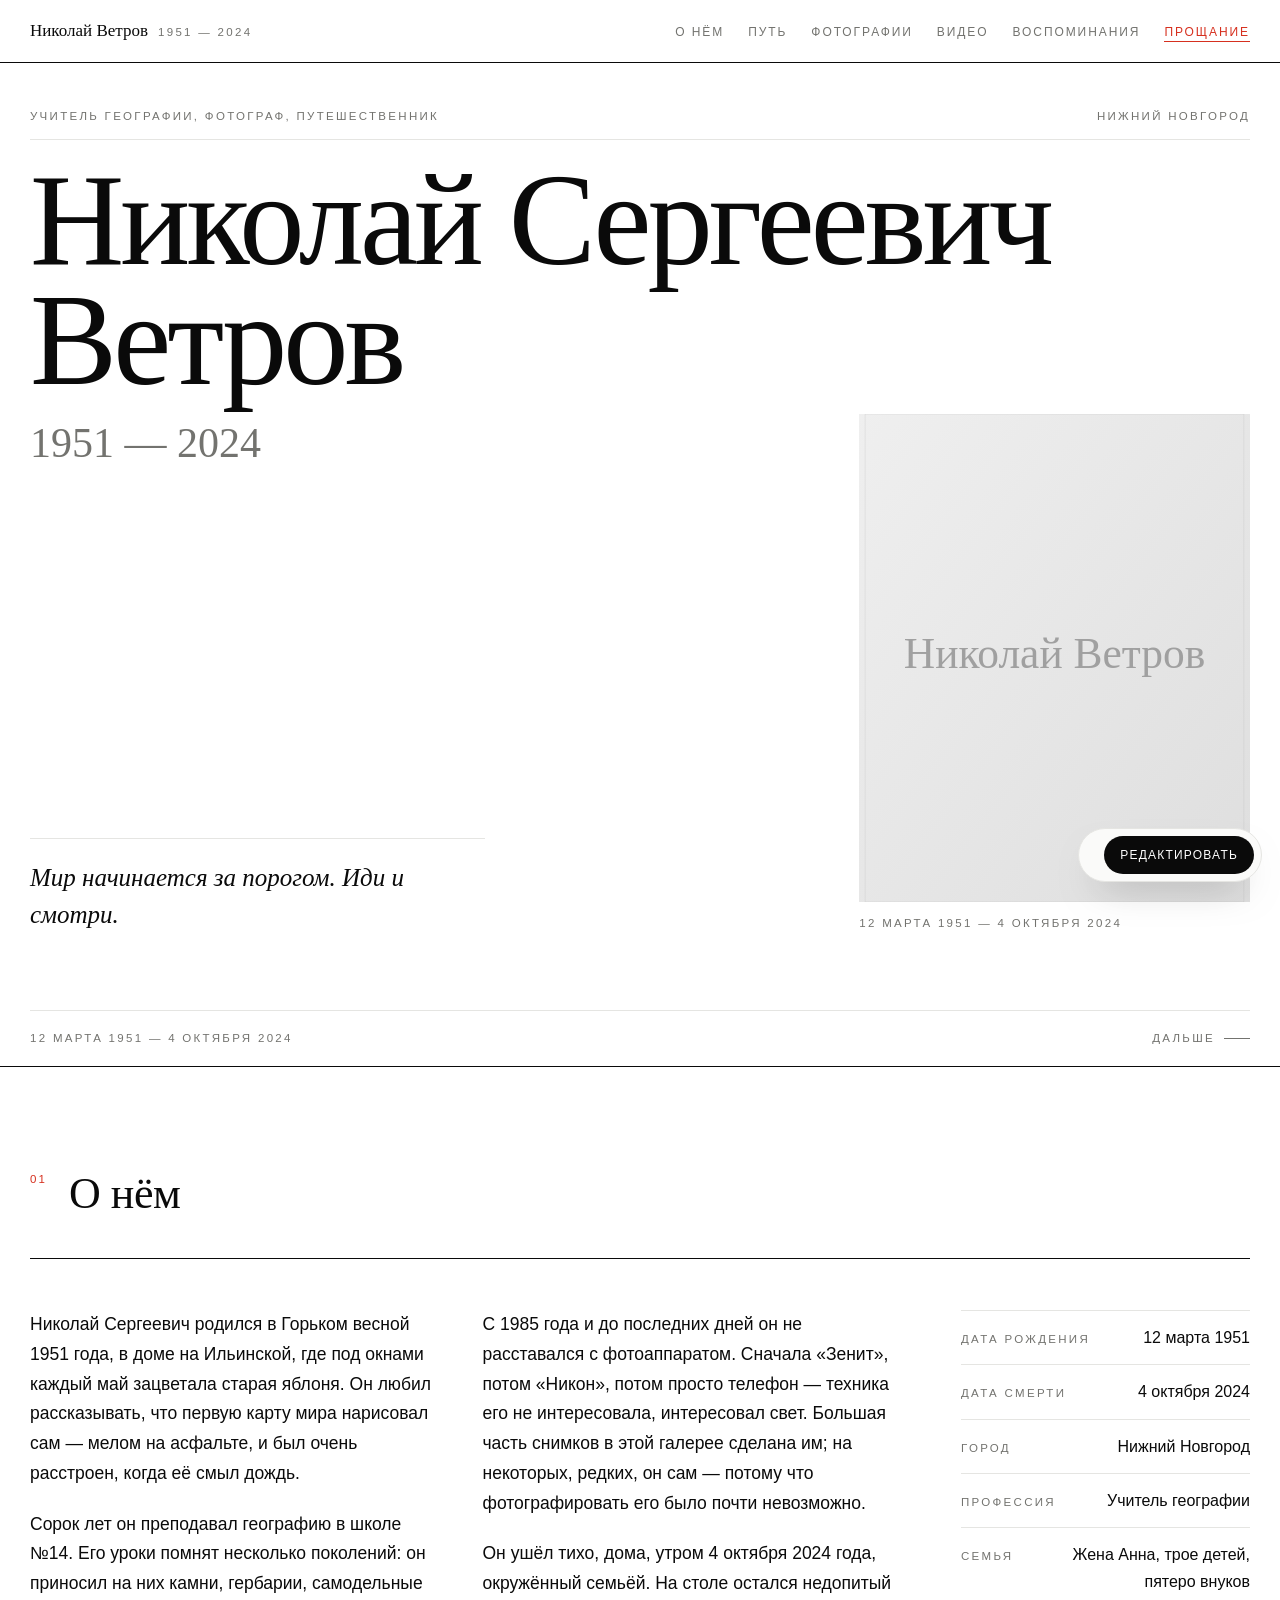
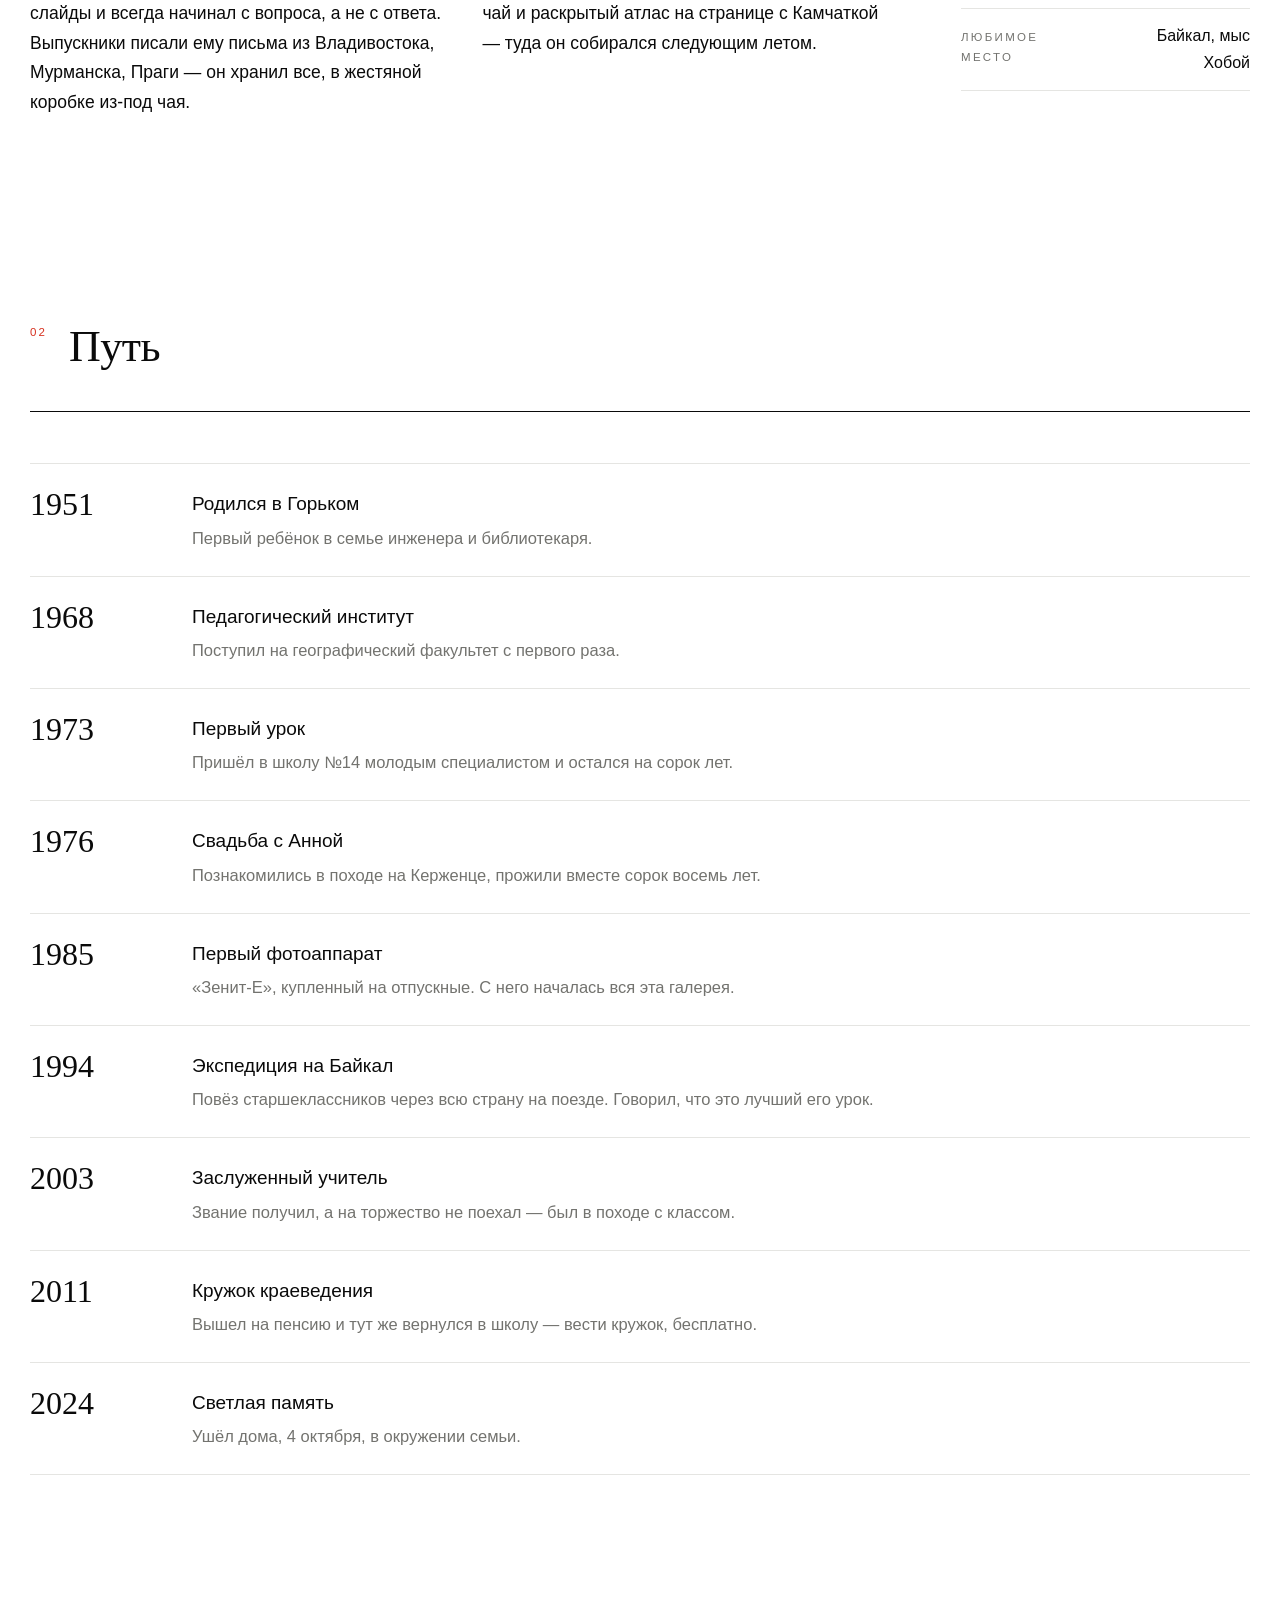
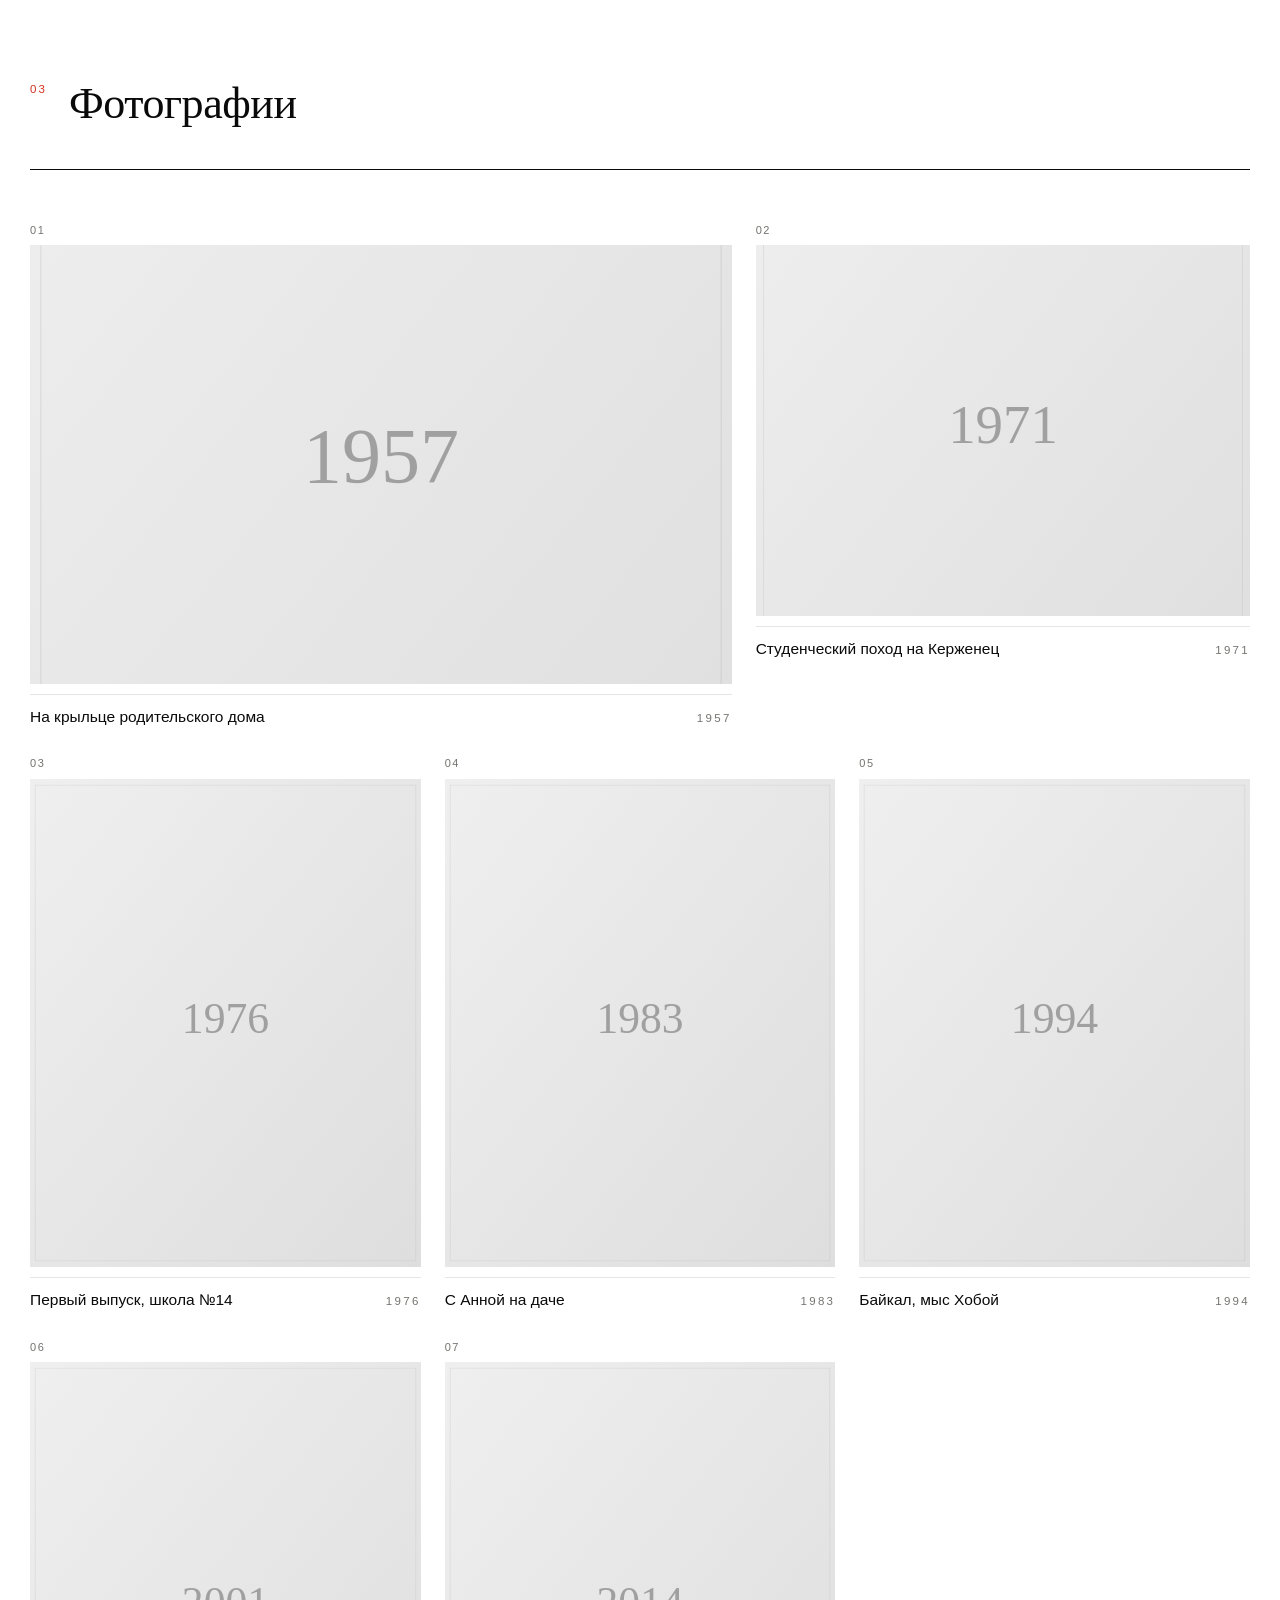
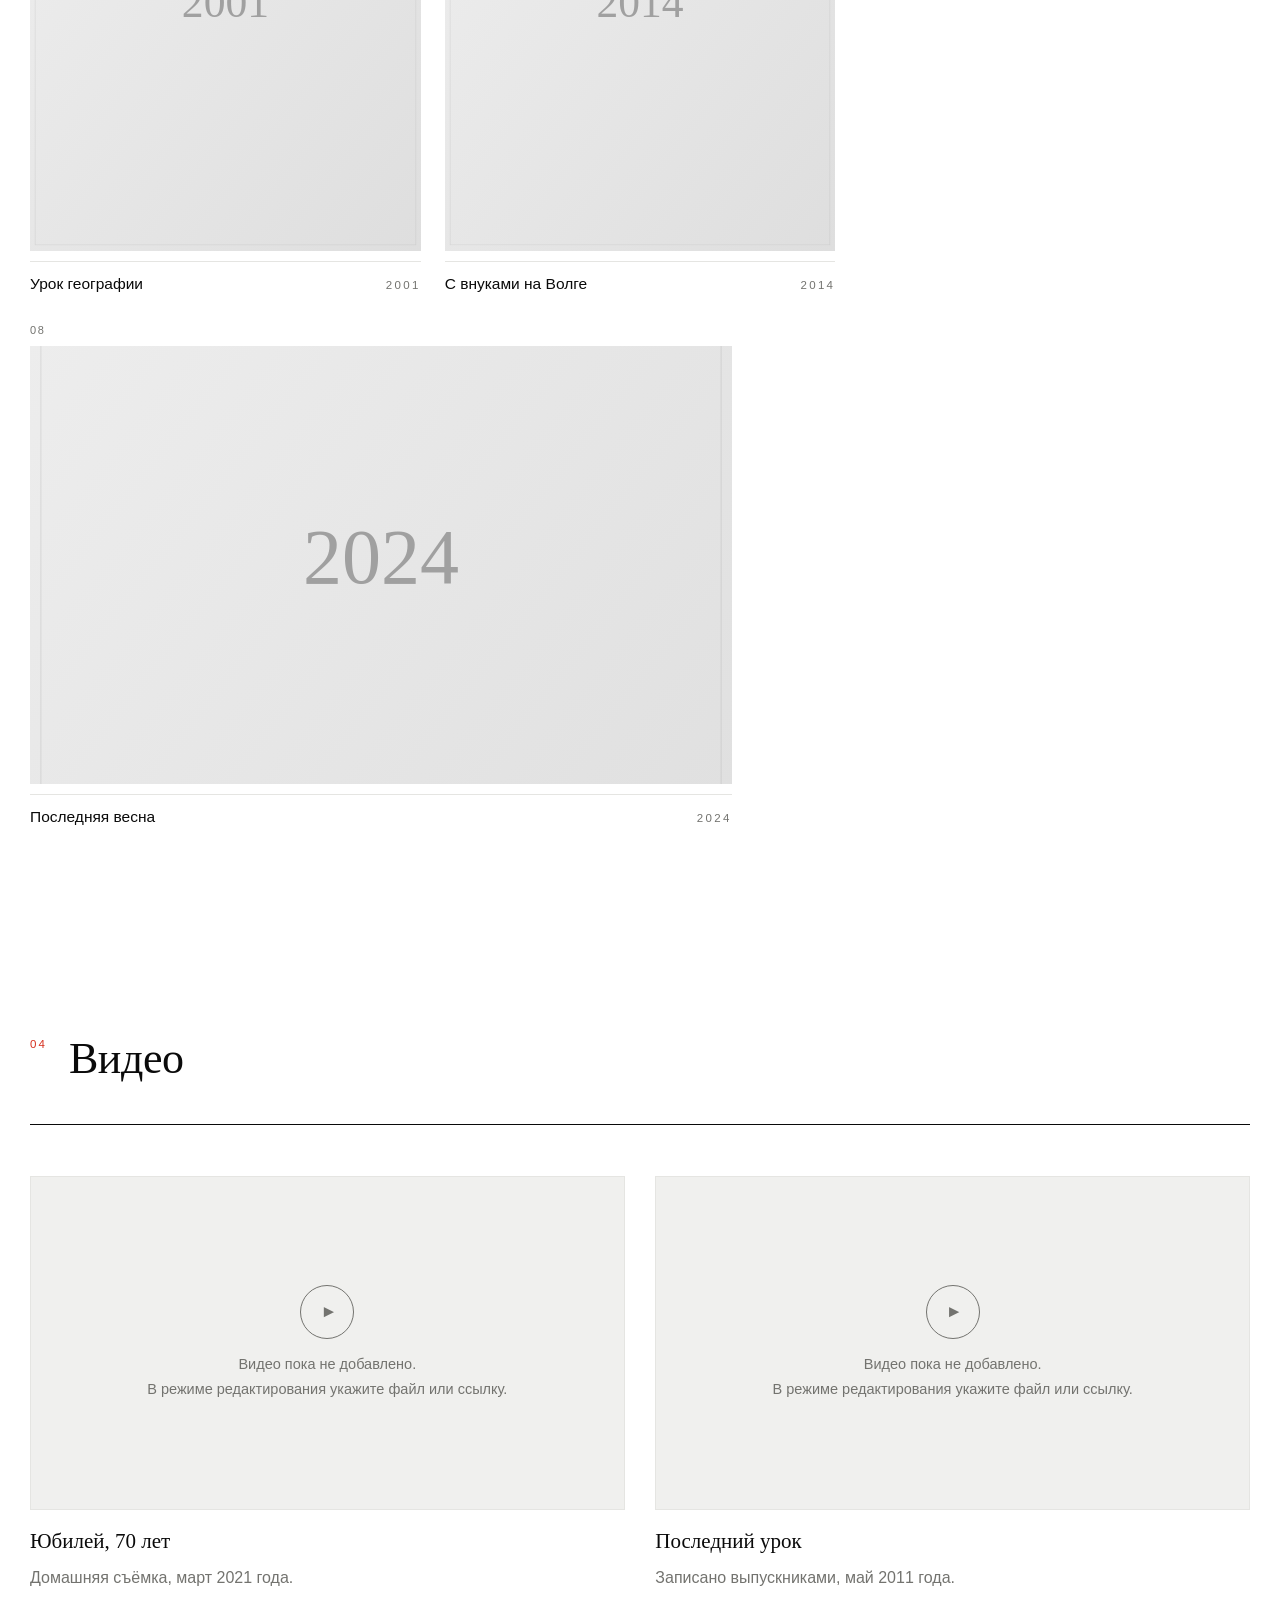
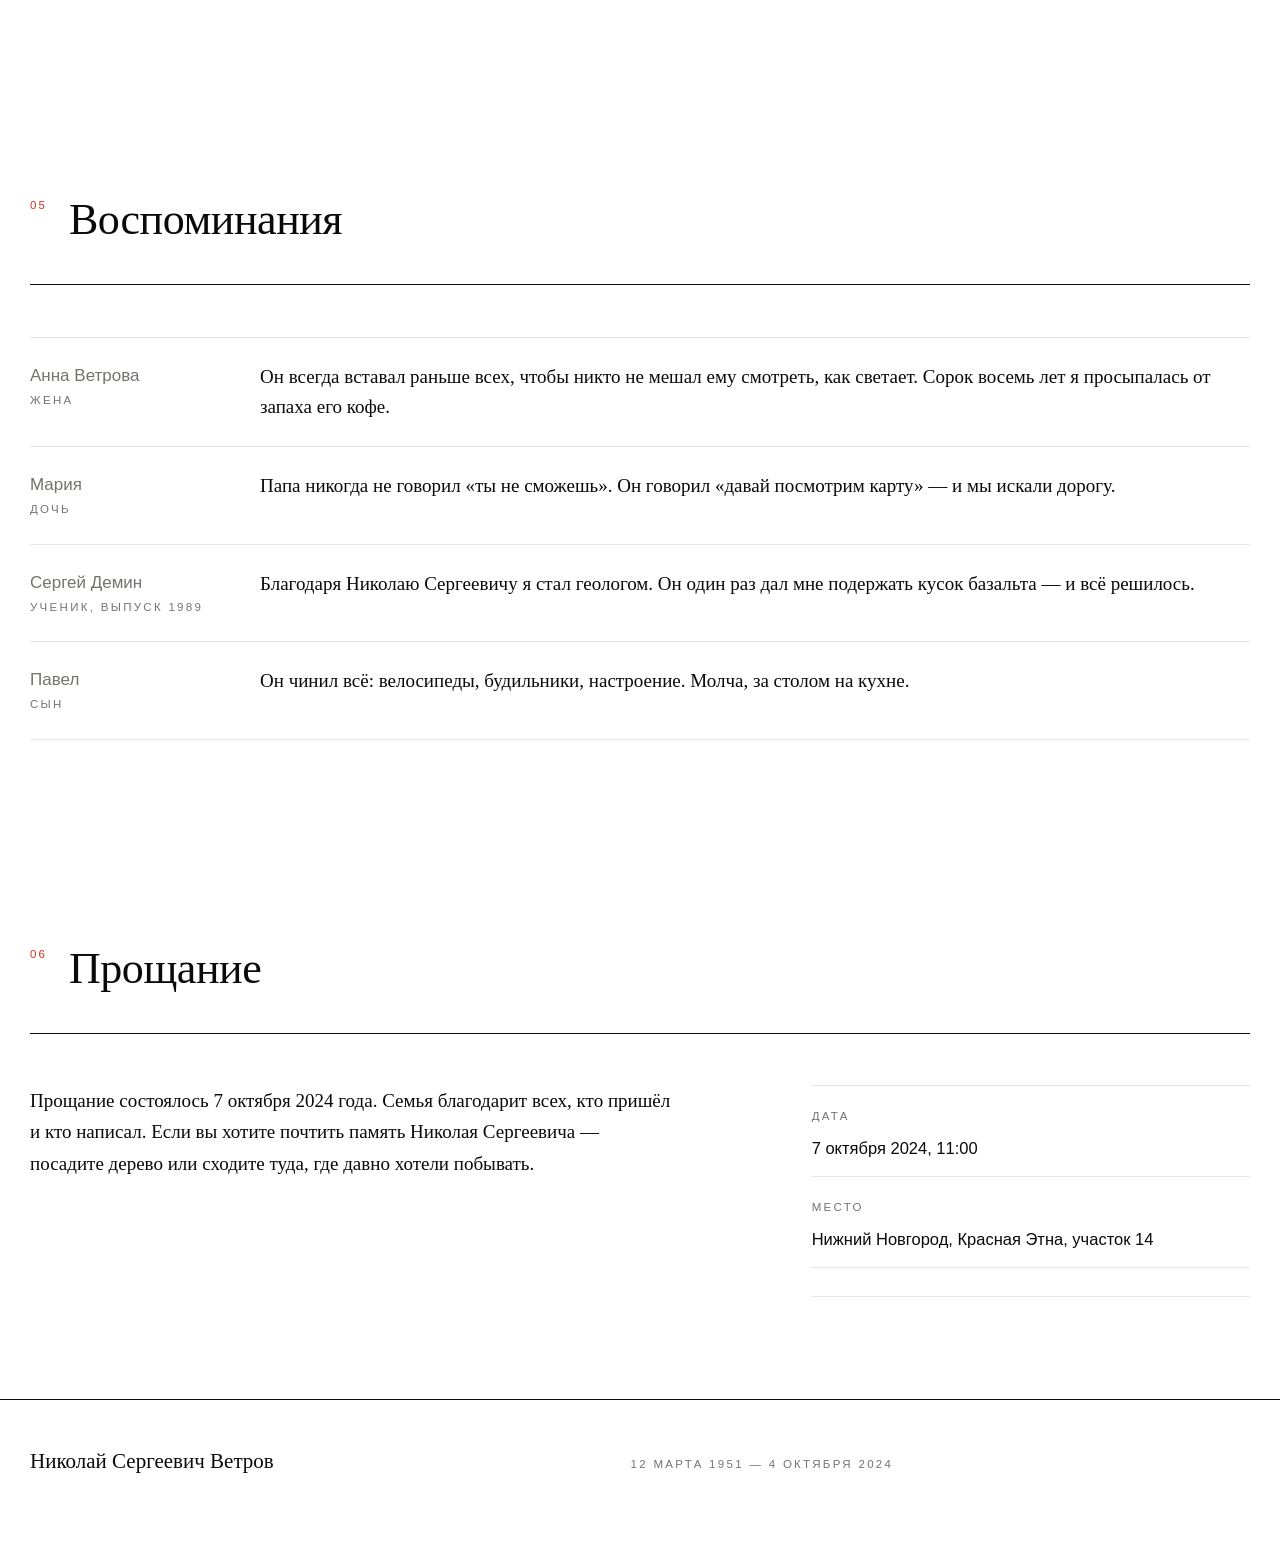
<file: www/pamyat/site-3-paper/index.html>
<!DOCTYPE html>
<html lang="ru">
<head>
<meta charset="utf-8">
<meta name="viewport" content="width=device-width, initial-scale=1">
<title>Памяти Николая Ветрова</title>

<!--
==============================================================================
  САЙТ ПАМЯТИ — дизайн №3 «Бумага»
  Строгая типографика: белый лист, чёрно-белые снимки,
  крупный титул, ассиметричная сетка галереи.
  Всё в одном файле: данные + стили + скрипты.

  ДВА СПОСОБА ОБНОВИТЬ САЙТ
  ─────────────────────────
  1. ПРЯМО В БРАУЗЕРЕ (проще).
     Откройте страницу, нажмите «Редактировать» внизу справа.
     Тексты правятся по клику, у фото и видео — свои подписи,
     блоки добавляются, удаляются и переставляются кнопками.
     Когда закончите — «Сохранить файл»: браузер отдаст готовый
     index.html, положите его вместо старого. Всё, сайт обновлён.
     Правки не теряются: черновик хранится в браузере до сохранения.

  2. В ТЕКСТОВОМ РЕДАКТОРЕ.
     БЛОК 1 (сразу под этим комментарием) — все тексты, фото, видео.
     БЛОК 2 (палитра в <style>) — цвета и шрифты.

  ВНИМАНИЕ: этот файл собран из site-4-all/index.html командой  node build.js
  Правки оформления вносите в мастер-файл, иначе следующая сборка их сотрёт.
  Тексты и фотографии сборка не трогает — их правьте здесь как обычно.

  Блок данных одинаковый во всех четырёх сайтах — его можно
  копировать между ними целиком.
==============================================================================
-->

<!-- ============================================================ -->
<!-- БЛОК 1. ДАННЫЕ. МЕНЯЙТЕ ТОЛЬКО ТЕКСТ В КАВЫЧКАХ.             -->
<!-- ============================================================ -->
<script id="data">
const DATA = {

  /* --- Шапка и обложка --- */
  name:     "Николай Сергеевич Ветров",
  short:    "Николай Ветров",
  years:    "1951 — 2024",
  born:     "12 марта 1951",
  died:     "4 октября 2024",
  role:     "Учитель географии, фотограф, путешественник",
  place:    "Нижний Новгород",
  epitaph:  "Мир начинается за порогом. Иди и смотри.",

  portrait: "",   // главный портрет, напр. "media/portrait.jpg"
  cover:    "",   // широкое фото для фона обложки, напр. "media/cover.jpg"

  /* --- Биография: каждый абзац — отдельная строка в кавычках --- */
  about: [
    "Николай Сергеевич родился в Горьком весной 1951 года, в доме на Ильинской, где под окнами каждый май зацветала старая яблоня. Он любил рассказывать, что первую карту мира нарисовал сам — мелом на асфальте, и был очень расстроен, когда её смыл дождь.",
    "Сорок лет он преподавал географию в школе №14. Его уроки помнят несколько поколений: он приносил на них камни, гербарии, самодельные слайды и всегда начинал с вопроса, а не с ответа. Выпускники писали ему письма из Владивостока, Мурманска, Праги — он хранил все, в жестяной коробке из-под чая.",
    "С 1985 года и до последних дней он не расставался с фотоаппаратом. Сначала «Зенит», потом «Никон», потом просто телефон — техника его не интересовала, интересовал свет. Большая часть снимков в этой галерее сделана им; на некоторых, редких, он сам — потому что фотографировать его было почти невозможно.",
    "Он ушёл тихо, дома, утром 4 октября 2024 года, окружённый семьёй. На столе остался недопитый чай и раскрытый атлас на странице с Камчаткой — туда он собирался следующим летом."
  ],

  /* --- Короткие факты в колонке справа --- */
  facts: [
    { k: "Дата рождения", v: "12 марта 1951" },
    { k: "Дата смерти",   v: "4 октября 2024" },
    { k: "Город",         v: "Нижний Новгород" },
    { k: "Профессия",     v: "Учитель географии" },
    { k: "Семья",         v: "Жена Анна, трое детей, пятеро внуков" },
    { k: "Любимое место", v: "Байкал, мыс Хобой" }
  ],

  /* --- Хронология жизни --- */
  timeline: [
    { year: "1951", title: "Родился в Горьком",       text: "Первый ребёнок в семье инженера и библиотекаря." },
    { year: "1968", title: "Педагогический институт",  text: "Поступил на географический факультет с первого раза." },
    { year: "1973", title: "Первый урок",              text: "Пришёл в школу №14 молодым специалистом и остался на сорок лет." },
    { year: "1976", title: "Свадьба с Анной",          text: "Познакомились в походе на Керженце, прожили вместе сорок восемь лет." },
    { year: "1985", title: "Первый фотоаппарат",       text: "«Зенит-Е», купленный на отпускные. С него началась вся эта галерея." },
    { year: "1994", title: "Экспедиция на Байкал",     text: "Повёз старшеклассников через всю страну на поезде. Говорил, что это лучший его урок." },
    { year: "2003", title: "Заслуженный учитель",      text: "Звание получил, а на торжество не поехал — был в походе с классом." },
    { year: "2011", title: "Кружок краеведения",       text: "Вышел на пенсию и тут же вернулся в школу — вести кружок, бесплатно." },
    { year: "2024", title: "Светлая память",           text: "Ушёл дома, 4 октября, в окружении семьи." }
  ],

  /* --- Фотогалерея. Добавляйте строки по образцу --- */
  gallery: [
    { src: "", caption: "На крыльце родительского дома",  year: "1957" },
    { src: "", caption: "Студенческий поход на Керженец", year: "1971" },
    { src: "", caption: "Первый выпуск, школа №14",       year: "1976" },
    { src: "", caption: "С Анной на даче",                year: "1983" },
    { src: "", caption: "Байкал, мыс Хобой",              year: "1994" },
    { src: "", caption: "Урок географии",                 year: "2001" },
    { src: "", caption: "С внуками на Волге",             year: "2014" },
    { src: "", caption: "Последняя весна",                year: "2024" }
  ],

  /* --- Видео. Либо src (свой файл), либо youtube (ID ролика) --- */
  videos: [
    { src: "", youtube: "", poster: "", title: "Юбилей, 70 лет", text: "Домашняя съёмка, март 2021 года." },
    { src: "", youtube: "", poster: "", title: "Последний урок", text: "Записано выпускниками, май 2011 года." }
  ],

  /* --- Воспоминания близких --- */
  memories: [
    { author: "Анна Ветрова", relation: "жена", text: "Он всегда вставал раньше всех, чтобы никто не мешал ему смотреть, как светает. Сорок восемь лет я просыпалась от запаха его кофе." },
    { author: "Мария",        relation: "дочь", text: "Папа никогда не говорил «ты не сможешь». Он говорил «давай посмотрим карту» — и мы искали дорогу." },
    { author: "Сергей Демин", relation: "ученик, выпуск 1989", text: "Благодаря Николаю Сергеевичу я стал геологом. Он один раз дал мне подержать кусок базальта — и всё решилось." },
    { author: "Павел",        relation: "сын",  text: "Он чинил всё: велосипеды, будильники, настроение. Молча, за столом на кухне." }
  ],

  /* --- Прощание и место памяти --- */
  farewell: {
    text:  "Прощание состоялось 7 октября 2024 года. Семья благодарит всех, кто пришёл и кто написал. Если вы хотите почтить память Николая Сергеевича — посадите дерево или сходите туда, где давно хотели побывать.",
    date:  "7 октября 2024, 11:00",
    place: "Нижний Новгород, Красная Этна, участок 14",
    mapUrl: ""   // ссылка на карту, если нужна
  },

  /* --- Контакты семьи (можно оставить пустыми) --- */
  contact: { email: "", phone: "" },

  /* --- Подписи разделов --- */
  labels: {
    about: "О нём", timeline: "Путь", gallery: "Фотографии",
    video: "Видео", memories: "Воспоминания", farewell: "Прощание"
  }
};
</script>

<style>
/* ================================================================ */
/* БЛОК 2. ПАЛИТРЫ ТЕМ. Меняйте значения справа от двоеточия.        */
/* ================================================================ */

/* @theme:paper */
body[data-theme="paper"]{
  --bg:#ffffff; --panel:#fafaf9; --ink:#0a0a0a; --soft:#73736f;
  --line:#e5e5e2; --hair:#0a0a0a; --accent:#0a0a0a; --tint:#f0f0ee;
  --spot:#d6301f;
  --serif:Georgia,"Times New Roman",serif;
  --sans:-apple-system,"Segoe UI",Roboto,Arial,sans-serif;
  --micro:-apple-system,"Segoe UI",Roboto,Arial,sans-serif;
  --radius:0px; --grain:0; --blend:multiply;
  --ph-a:#efefed; --ph-b:#dedeb9; --ph-b:#dededa; --ph-ink:#a0a09b;
}
/* @end */

/* ================================================================ */
/* Дальше — общий движок и оформление. Правки не обязательны.        */
/* ================================================================ */
*{box-sizing:border-box}
html{scroll-behavior:smooth}
body{margin:0;background:var(--bg);color:var(--ink);font-family:var(--sans);
  font-size:17.5px;line-height:1.7;-webkit-font-smoothing:antialiased;
  text-rendering:optimizeLegibility;overflow-x:hidden}
img{display:block;max-width:100%}
a{color:inherit;text-decoration:none}
button{font:inherit;color:inherit}
.wrap{width:min(1220px,100% - 56px);margin-inline:auto}
@media(max-width:640px){.wrap{width:min(1220px,100% - 36px)}}

/* зерно поверх страницы */
.grain{position:fixed;inset:0;z-index:6;pointer-events:none;opacity:var(--grain);
  mix-blend-mode:var(--blend);
  background-image:url("data:image/svg+xml,%3Csvg xmlns='http://www.w3.org/2000/svg' width='140' height='140'%3E%3Cfilter id='n'%3E%3CfeTurbulence type='fractalNoise' baseFrequency='.85' numOctaves='3'/%3E%3C/filter%3E%3Crect width='100%25' height='100%25' filter='url(%23n)' opacity='.32'/%3E%3C/svg%3E")}

/* мелкие подписи */
.micro{font-family:var(--micro);font-size:11.5px;letter-spacing:.2em;
  text-transform:uppercase;color:var(--soft)}

/* ---------------- шапка ---------------- */
.nav{position:sticky;top:0;z-index:30;background:var(--bg);border-bottom:1px solid var(--line)}
.nav .wrap{display:flex;align-items:center;gap:28px;height:62px}
.brand{display:flex;align-items:baseline;gap:10px;margin-right:auto;white-space:nowrap}
.brand b{font-family:var(--serif);font-weight:400;font-size:17px}
.nav menu{display:flex;gap:24px;margin:0;padding:0;list-style:none;overflow-x:auto;
  scrollbar-width:none;-webkit-overflow-scrolling:touch}
.nav menu::-webkit-scrollbar{display:none}
.nav menu a{font-family:var(--micro);font-size:12px;letter-spacing:.16em;
  text-transform:uppercase;color:var(--soft);white-space:nowrap;
  padding-bottom:2px;border-bottom:1px solid transparent;transition:.2s}
.nav menu a:hover,.nav menu a.on{color:var(--ink);border-color:var(--ink)}
@media(max-width:820px){.brand b{display:none}}


/* ---------------- обложка ---------------- */
.hero{position:relative;overflow:hidden;padding:96px 0 0}
.hero-bg{position:absolute;inset:0;background:var(--cover) center/cover no-repeat;opacity:0}
.hero-in{position:relative;display:grid;grid-template-columns:1.08fr .92fr;
  gap:clamp(32px,5vw,72px);align-items:end}
@media(max-width:900px){.hero-in{grid-template-columns:1fr}}
.kicker{margin:0 0 22px}
h1{font-family:var(--serif);font-weight:400;margin:0;
  font-size:clamp(42px,6.6vw,80px);line-height:1.02;letter-spacing:-.018em}
.lifespan{font-family:var(--serif);color:var(--soft);margin:14px 0 0;
  font-size:clamp(21px,2.6vw,30px);font-variant-numeric:lining-nums}
.hero-quote{margin:34px 0 0;max-width:26em}
.hero-quote p{margin:0;font-family:var(--serif);font-style:italic;
  font-size:clamp(19px,2.2vw,25px);line-height:1.5}
.hero-fig{margin:0;position:relative}
.hero-fig .frame{position:relative;aspect-ratio:4/5;overflow:hidden;background:var(--tint);
  border-radius:var(--radius)}
.hero-fig .frame img{width:100%;height:100%;object-fit:cover}
.hero-fig figcaption{margin-top:12px}
.hero-foot{display:flex;justify-content:space-between;align-items:center;gap:20px;
  margin-top:clamp(40px,6vw,76px);padding:18px 0;border-top:1px solid var(--line)}
.cue{display:inline-flex;align-items:center;gap:9px}
.cue i{width:26px;height:1px;background:currentColor;display:block;
  animation:slide 2.4s infinite ease-in-out}
@keyframes slide{0%,100%{transform:translateX(0);opacity:.45}50%{transform:translateX(7px);opacity:1}}

/* ---------------- секции ---------------- */
.block{padding:clamp(64px,8vw,110px) 0}
.head{display:grid;grid-template-columns:auto 1fr;align-items:baseline;
  gap:22px;margin-bottom:clamp(34px,4vw,56px)}
.head .num{font-family:var(--micro);font-size:11.5px;letter-spacing:.18em;color:var(--soft)}
.head h2{font-family:var(--serif);font-weight:400;margin:0;line-height:1.1;
  font-size:clamp(28px,3.8vw,44px);letter-spacing:-.01em}
.head .rule{grid-column:1/-1;height:1px;background:var(--line);margin-top:18px}

/* биография */
.about{display:grid;grid-template-columns:1.5fr .5fr;gap:clamp(34px,5vw,68px);align-items:start}
@media(max-width:900px){.about{grid-template-columns:1fr}}
.bio p{margin:0 0 21px;max-width:38em}
.facts{display:grid}
.fact{display:flex;justify-content:space-between;gap:18px;padding:13px 0;
  border-bottom:1px solid var(--line);align-items:baseline}
.fact:first-child{border-top:1px solid var(--line)}
.fact b{font-weight:400;text-align:right;font-size:16px}

/* хронология */
.tl{display:grid}
.tl-item{position:relative;display:grid;grid-template-columns:132px 1fr;gap:30px;
  padding:24px 0;border-top:1px solid var(--line);transition:background .35s}
.tl-item:last-child{border-bottom:1px solid var(--line)}
@media(max-width:640px){.tl-item{grid-template-columns:1fr;gap:5px}}
.tl-year{font-family:var(--serif);font-size:clamp(24px,3vw,32px);line-height:1;color:var(--accent)}
.tl-title{font-size:19px;margin-bottom:3px}
.tl-text{color:var(--soft);font-size:16.5px;max-width:46em}

/* галерея */
.gal{display:grid;grid-template-columns:repeat(auto-fill,minmax(238px,1fr));
  gap:clamp(14px,1.6vw,22px)}
.shot{margin:0;position:relative}
.shot .frame{position:relative;overflow:hidden;background:var(--tint);
  border-radius:var(--radius);aspect-ratio:4/5;cursor:zoom-in}
.shot:nth-child(3n+1) .frame{aspect-ratio:4/3}
.shot:nth-child(3n) .frame{aspect-ratio:1/1}
.shot .frame img{width:100%;height:100%;object-fit:cover;
  transition:transform .7s cubic-bezier(.2,.7,.3,1),filter .5s}
.shot .frame:hover img{transform:scale(1.045)}
.shot figcaption{display:flex;justify-content:space-between;gap:14px;
  align-items:baseline;padding-top:11px}
.shot figcaption b{font-weight:400;font-size:15.5px}
.shot .n{position:absolute;top:10px;left:12px;z-index:2;display:none;
  font-family:var(--micro);font-size:11px;letter-spacing:.14em;
  color:#fff;mix-blend-mode:difference}

/* видео */
.videos{display:grid;grid-template-columns:repeat(auto-fit,minmax(330px,1fr));
  gap:clamp(20px,2.4vw,32px)}
.vcard{margin:0}
.vbox{position:relative;aspect-ratio:16/9;background:var(--tint);
  border-radius:var(--radius);overflow:hidden}
.vbox video,.vbox iframe{width:100%;height:100%;border:0;display:block}
.vstub{position:absolute;inset:0;display:grid;place-content:center;justify-items:center;
  gap:13px;text-align:center;padding:22px;color:var(--soft);font-size:14.5px}
.vstub .play{width:54px;height:54px;border-radius:50%;border:1px solid currentColor;
  display:grid;place-content:center;font-size:17px;padding-left:3px}
.vmeta{padding-top:14px}
.vmeta h3{font-family:var(--serif);font-weight:400;font-size:21px;margin:0 0 4px}
.vmeta p{margin:0;color:var(--soft);font-size:16px}

/* воспоминания */
.mem{display:grid;grid-template-columns:repeat(auto-fit,minmax(300px,1fr));gap:22px}
.memo{margin:0}
.memo p{margin:0 0 14px;font-family:var(--serif);font-size:19px;line-height:1.6}
.memo .who b{font-weight:400}
.memo .who span{color:var(--soft)}

/* прощание */
.farewell{display:grid;grid-template-columns:1.25fr .75fr;gap:clamp(30px,4vw,56px);align-items:start}
@media(max-width:800px){.farewell{grid-template-columns:1fr}}
.farewell .ftext{margin:0;font-size:19px;line-height:1.65;max-width:34em}
.fmeta div{padding:14px 0;border-bottom:1px solid var(--line)}
.fmeta div:first-child{border-top:1px solid var(--line)}
.fmeta b{display:block;font-weight:400;margin-top:4px;font-size:16.5px}

/* подвал */
footer{border-top:1px solid var(--line);padding:44px 0 64px}
footer .wrap{display:flex;justify-content:space-between;gap:22px;flex-wrap:wrap;align-items:baseline}
footer .fname{font-family:var(--serif);font-size:21px}

/* лайтбокс */
.lb{position:fixed;inset:0;z-index:80;display:none;align-items:center;justify-content:center;
  padding:clamp(20px,5vw,60px);background:color-mix(in srgb,var(--bg) 96%,#000)}
body[data-theme="paper"] .lb{background:rgba(255,255,255,.985)}
.lb.on{display:flex}
.lb img{max-width:100%;max-height:80vh;object-fit:contain}
.lb .cap{position:absolute;left:0;right:0;bottom:26px;text-align:center}
.lb button{position:absolute;background:none;border:0;cursor:pointer;
  font-size:30px;line-height:1;padding:14px;opacity:.7;transition:.2s}
.lb button:hover{opacity:1}
.lb .prev{left:4px;top:50%;transform:translateY(-50%)}
.lb .next{right:4px;top:50%;transform:translateY(-50%)}
.lb .close{right:8px;top:6px;font-size:26px}

/* появление при прокрутке */
.rv>*{opacity:0;transform:translateY(18px);
  transition:opacity .85s cubic-bezier(.2,.7,.3,1),transform .85s cubic-bezier(.2,.7,.3,1)}
.rv.in>*{opacity:1;transform:none}
.rv.in>*:nth-child(2){transition-delay:.07s}
.rv.in>*:nth-child(3){transition-delay:.13s}
@media(prefers-reduced-motion:reduce){
  .rv>*{opacity:1;transform:none;transition:none}
  .cue i{animation:none}
}

/* ================================================================ */
/* ТЕМА «СВЕТ»                                                      */
/* ================================================================ */

/* ================================================================ */
/* ТЕМА «НОЧЬ»                                                      */
/* ================================================================ */

/* ================================================================ */
/* ТЕМА «БУМАГА»                                                    */
/* ================================================================ */
/* @theme:paper */
body[data-theme="paper"] .nav{border-bottom:1px solid var(--ink)}
body[data-theme="paper"] .nav menu a.on{color:var(--spot);border-color:var(--spot)}
body[data-theme="paper"] .hero{padding:44px 0 0;border-bottom:1px solid var(--ink)}
body[data-theme="paper"] .hero-in{grid-template-columns:repeat(12,1fr);
  column-gap:24px;row-gap:0;align-items:start}
body[data-theme="paper"] .hero-type{display:contents}
body[data-theme="paper"] .kicker{grid-column:1/13;grid-row:1;
  display:flex;justify-content:space-between;border-bottom:1px solid var(--line);
  padding-bottom:12px;margin-bottom:20px}
body[data-theme="paper"] h1{grid-column:1/13;grid-row:2;
  font-size:clamp(46px,10.2vw,136px);line-height:.92;letter-spacing:-.03em}
body[data-theme="paper"] .lifespan{grid-column:1/8;grid-row:3;
  font-size:clamp(24px,3.6vw,42px);margin-top:8px}
body[data-theme="paper"] .hero-quote{grid-column:1/6;grid-row:4;align-self:end;
  border-top:1px solid var(--line);padding-top:20px;margin-top:26px}
body[data-theme="paper"] .hero-fig{grid-column:9/13;grid-row:3/5;margin-top:14px}
body[data-theme="paper"] .hero-fig .frame img{filter:grayscale(1)}
@media(max-width:900px){
  body[data-theme="paper"] .hero-in{grid-template-columns:1fr}
  body[data-theme="paper"] .kicker,body[data-theme="paper"] h1,
  body[data-theme="paper"] .lifespan,body[data-theme="paper"] .hero-quote,
  body[data-theme="paper"] .hero-fig{grid-column:1/-1;grid-row:auto}
  body[data-theme="paper"] .hero-fig{max-width:290px;margin-top:28px}
}
body[data-theme="paper"] .head{grid-template-columns:auto 1fr;align-items:start}
body[data-theme="paper"] .head .num{color:var(--spot);font-variant-numeric:tabular-nums}
body[data-theme="paper"] .head h2{text-transform:none}
body[data-theme="paper"] .head .rule{background:var(--ink)}
body[data-theme="paper"] .bio{columns:2;column-gap:38px}
body[data-theme="paper"] .bio .item{break-inside:avoid}
body[data-theme="paper"] .bio p{max-width:none}
@media(max-width:840px){body[data-theme="paper"] .bio{columns:1}}
body[data-theme="paper"] .tl-year{color:var(--ink);font-variant-numeric:tabular-nums}
body[data-theme="paper"] .gal{grid-template-columns:repeat(12,1fr);gap:24px}
body[data-theme="paper"] .shot{grid-column:span 4}
body[data-theme="paper"] .shot:nth-child(7n+1){grid-column:span 7}
body[data-theme="paper"] .shot:nth-child(7n+2){grid-column:span 5}
body[data-theme="paper"] .shot .frame,
body[data-theme="paper"] .shot:nth-child(3n+1) .frame,
body[data-theme="paper"] .shot:nth-child(3n) .frame{aspect-ratio:4/5}
body[data-theme="paper"] .shot:nth-child(7n+1) .frame{aspect-ratio:16/10}
body[data-theme="paper"] .shot:nth-child(7n+2) .frame{aspect-ratio:4/3}
body[data-theme="paper"] .shot .frame img{filter:grayscale(1)}
body[data-theme="paper"] .shot .frame:hover img{filter:none;transform:none}
body[data-theme="paper"] .shot .n{display:block;color:var(--soft);mix-blend-mode:normal;
  position:static;padding-bottom:6px}
body[data-theme="paper"] .shot figcaption{border-top:1px solid var(--line);
  margin-top:10px;padding-top:9px}
@media(max-width:840px){
  body[data-theme="paper"] .gal{grid-template-columns:repeat(2,1fr)}
  body[data-theme="paper"] .shot,
  body[data-theme="paper"] .shot:nth-child(7n+1),
  body[data-theme="paper"] .shot:nth-child(7n+2){grid-column:span 1}
}
body[data-theme="paper"] .vbox{border:1px solid var(--line)}
body[data-theme="paper"] .mem{display:grid;grid-template-columns:1fr;gap:0}
body[data-theme="paper"] .memo{display:grid;grid-template-columns:200px 1fr;gap:30px;
  padding:24px 0;border-bottom:1px solid var(--line)}
body[data-theme="paper"] .memo:first-child{border-top:1px solid var(--line)}
body[data-theme="paper"] .memo .who{order:-1}
body[data-theme="paper"] .memo .who b{display:block;font-size:17px}
body[data-theme="paper"] .memo .who span{display:block}
body[data-theme="paper"] .memo p{margin:0}
@media(max-width:640px){body[data-theme="paper"] .memo{grid-template-columns:1fr;gap:8px}}
body[data-theme="paper"] .farewell .ftext{font-family:var(--serif)}
body[data-theme="paper"] footer{border-top:1px solid var(--ink)}
/* @end */

/* стрелки ленты — только там, где лента */
.arrows{display:none;gap:9px;margin-top:16px}
.arrows button{width:42px;height:42px;border:1px solid var(--line);background:none;
  cursor:pointer;font-size:17px;transition:.2s}
.arrows button:hover{border-color:var(--accent);color:var(--accent)}

/* ================================================================ */
/* РЕДАКТОР                                                         */
/* ================================================================ */
.editbar{position:fixed;right:18px;bottom:18px;z-index:70;display:flex;align-items:center;
  gap:8px;padding:7px;background:var(--panel);border:1px solid var(--line);
  border-radius:100px;box-shadow:0 18px 40px -22px rgba(0,0,0,.55);max-width:calc(100vw - 36px)}
.editbar button{border:0;background:none;cursor:pointer;padding:9px 16px;border-radius:100px;
  font-family:var(--micro);font-size:12px;letter-spacing:.1em;text-transform:uppercase;
  white-space:nowrap;transition:.2s}
.editbar button:hover{background:var(--tint)}
.editbar .primary{background:var(--ink);color:var(--bg)}
.editbar .primary:hover{opacity:.85;background:var(--ink)}
.editbar .grp{display:none;align-items:center;gap:4px}
body.editing .editbar .grp{display:flex}
.editbar .st{font-family:var(--micro);font-size:11px;color:var(--soft);
  padding-right:10px;white-space:nowrap}
@media(max-width:700px){
  .editbar{left:12px;right:12px;bottom:12px;justify-content:center;flex-wrap:wrap;border-radius:14px}
  .editbar .st{width:100%;text-align:center;padding:0 0 4px}
}

body.editing [data-bind]{outline:1px dashed var(--hair);outline-offset:3px;
  border-radius:2px;min-width:1.5em;min-height:1em;cursor:text;transition:outline-color .2s}
body.editing [data-bind]:hover{outline-color:var(--accent)}
body.editing [data-bind]:focus{outline:2px solid var(--accent);outline-offset:3px}
body.editing [data-bind]:empty::before{content:attr(data-ph);color:var(--soft);opacity:.65}

.tools{display:none;gap:4px;position:absolute;z-index:4;top:8px;right:8px}
body.editing .item{position:relative}
body.editing .item>.tools{display:flex}
.tools button{width:30px;height:30px;padding:0;border:1px solid var(--line);
  background:var(--panel);cursor:pointer;font-size:13px;line-height:1;
  border-radius:4px;opacity:.55;transition:.18s}
.tools button:hover{opacity:1;border-color:var(--accent);color:var(--accent)}
.tools button[data-act="pic"]{width:auto;padding:0 9px;font-family:var(--micro);
  font-size:10.5px;letter-spacing:.08em;text-transform:uppercase}

.editonly{display:none}
body.editing .editonly{display:block}
body.editing .hideonedit{display:none}
.add{display:none;width:100%;margin-top:16px;padding:14px;cursor:pointer;
  border:1px dashed var(--hair);background:none;border-radius:var(--radius);
  font-family:var(--micro);font-size:11.5px;letter-spacing:.14em;text-transform:uppercase;
  color:var(--soft);transition:.2s}
body.editing .add{display:block}
.add:hover{border-color:var(--accent);color:var(--accent)}
.srcrow{display:flex;flex-wrap:wrap;align-items:center;gap:8px;margin-top:10px;
  font-family:var(--micro);font-size:11px;letter-spacing:.06em;color:var(--soft)}
.srcrow [data-bind]{font-family:var(--micro);font-size:11.5px;letter-spacing:0;
  color:var(--ink);background:var(--tint);padding:4px 8px;border-radius:3px;
  word-break:break-all;max-width:100%}
.srcrow button{border:1px solid var(--line);background:var(--panel);cursor:pointer;
  padding:5px 11px;border-radius:3px;font-family:var(--micro);font-size:10.5px;
  letter-spacing:.08em;text-transform:uppercase}
.srcrow button:hover{border-color:var(--accent);color:var(--accent)}
.drop{outline:2px solid var(--accent) !important;outline-offset:4px}
</style>
</head>

<body data-theme="paper">
<div class="grain"></div>

<header class="nav">
  <div class="wrap">
    <a class="brand" href="#top"><b id="brandName"></b><span class="micro" id="brandYears"></span></a>
    <menu id="nav"></menu>
  </div>
</header>

<section class="hero" id="top">
  <div class="hero-bg" id="heroBg"></div>
  <div class="wrap">
    <div class="hero-in">
      <div class="hero-type">
        <p class="kicker micro"><span data-bind="role" data-ph="профессия"></span><span data-bind="place" data-ph="город"></span></p>
        <h1 data-bind="name" data-ph="Имя"></h1>
        <p class="lifespan" data-bind="years" data-ph="годы жизни"></p>
        <blockquote class="hero-quote"><p data-bind="epitaph" data-ph="эпитафия"></p></blockquote>
      </div>
      <figure class="hero-fig">
        <div class="frame"><img id="portrait" alt=""></div>
        <figcaption class="micro"><span data-bind="born" data-ph="дата рождения"></span> — <span data-bind="died" data-ph="дата смерти"></span></figcaption>
        <div class="editonly">
          <div class="srcrow">
            <span>Портрет:</span>
            <button data-act="portrait">Загрузить фото</button>
            <button data-act="cover">Фон обложки</button>
            <button data-act="clearpic">Очистить</button>
          </div>
        </div>
      </figure>
    </div>
    <div class="hero-foot micro">
      <span id="heroDates"></span>
      <a class="cue" href="#about">Дальше <i></i></a>
    </div>
  </div>
</section>

<section class="block" id="about">
  <div class="wrap rv">
    <div class="head"><span class="num">01</span><h2 data-h="about"></h2><span class="rule"></span></div>
    <div class="about">
      <div>
        <div class="bio" id="bio"></div>
        <button class="add" data-add="about">+ Добавить абзац</button>
      </div>
      <div>
        <div class="facts" id="facts"></div>
        <button class="add" data-add="facts">+ Добавить факт</button>
      </div>
    </div>
  </div>
</section>

<section class="block" id="timeline">
  <div class="wrap rv">
    <div class="head"><span class="num">02</span><h2 data-h="timeline"></h2><span class="rule"></span></div>
    <div class="tl" id="tl"></div>
    <button class="add" data-add="timeline">+ Добавить событие</button>
  </div>
</section>

<section class="block" id="gallery">
  <div class="wrap rv">
    <div class="head"><span class="num">03</span><h2 data-h="gallery"></h2><span class="rule"></span></div>
    <div class="gal" id="gal"></div>
    <div class="arrows"><button id="gPrev">&#8249;</button><button id="gNext">&#8250;</button></div>
    <button class="add" data-add="gallery">+ Добавить фотографии (можно перетащить файлы сюда)</button>
  </div>
</section>

<section class="block" id="video">
  <div class="wrap rv">
    <div class="head"><span class="num">04</span><h2 data-h="video"></h2><span class="rule"></span></div>
    <div class="videos" id="videos"></div>
    <button class="add" data-add="videos">+ Добавить видео</button>
  </div>
</section>

<section class="block" id="memories">
  <div class="wrap rv">
    <div class="head"><span class="num">05</span><h2 data-h="memories"></h2><span class="rule"></span></div>
    <div class="mem" id="mem"></div>
    <button class="add" data-add="memories">+ Добавить воспоминание</button>
  </div>
</section>

<section class="block" id="farewell">
  <div class="wrap rv">
    <div class="head"><span class="num">06</span><h2 data-h="farewell"></h2><span class="rule"></span></div>
    <div class="farewell">
      <p class="ftext" data-bind="farewell.text" data-ph="текст о прощании"></p>
      <div class="fmeta">
        <div><span class="micro">Дата</span><b data-bind="farewell.date" data-ph="дата"></b></div>
        <div><span class="micro">Место</span><b data-bind="farewell.place" data-ph="место"></b></div>
        <div class="editonly"><span class="micro">Ссылка на карту</span><b data-bind="farewell.mapUrl" data-ph="можно оставить пустым"></b></div>
        <div id="mapRow" class="hideonedit"></div>
      </div>
    </div>
  </div>
</section>

<footer>
  <div class="wrap">
    <div class="fname" id="fName"></div>
    <div class="micro" id="fYears"></div>
    <div class="micro editonly">
      Почта: <b data-bind="contact.email" data-ph="—"></b> · Телефон: <b data-bind="contact.phone" data-ph="—"></b>
    </div>
    <div class="micro hideonedit" id="fContact"></div>
  </div>
</footer>

<div class="lb" id="lb">
  <button class="close" aria-label="Закрыть">&times;</button>
  <button class="prev" aria-label="Предыдущая">&#8249;</button>
  <img id="lbImg" alt="">
  <div class="cap micro" id="lbCap"></div>
  <button class="next" aria-label="Следующая">&#8250;</button>
</div>

<div class="editbar" id="editbar">
  <span class="st" id="edStatus"></span>
  <button id="edToggle" class="primary">Редактировать</button>
  <span class="grp">
    <button id="edSave">Сохранить файл</button>
    <button id="edReset">Сбросить</button>
  </span>
</div>

<script>
/* ================================================================ */
/*  ДВИЖОК И РЕДАКТОР. Править не нужно.                            */
/* ================================================================ */

/* слепок исходного файла — из него собирается сохраняемый index.html */
const TEMPLATE = '<!DOCTYPE html>\n' + document.documentElement.outerHTML;

/* тема по умолчанию: "warm" | "noir" | "paper" */
const DEFAULT_THEME = "paper";

const $  = (s, r=document) => r.querySelector(s);
const $$ = (s, r=document) => [...r.querySelectorAll(s)];
const esc = s => String(s??"").replace(/[&<>"]/g, c => ({'&':'&amp;','<':'&lt;','>':'&gt;','"':'&quot;'}[c]));
const pad = n => String(n).padStart(2,'0');

const getPath = (o,p) => p.split('.').reduce((a,k)=>a==null?a:a[k], o);
function setPath(o,p,v){ const k=p.split('.'), last=k.pop(); let t=o; for(const x of k) t=t[x]; t[last]=v; }

/* ---------- заглушка вместо отсутствующего фото ---------- */
function ph(label,w,h){
  const cs=getComputedStyle(document.body);
  const a=cs.getPropertyValue('--ph-a').trim()||'#ddd';
  const b=cs.getPropertyValue('--ph-b').trim()||'#bbb';
  const ink=cs.getPropertyValue('--ph-ink').trim()||'#888';
  const svg='<svg xmlns="http://www.w3.org/2000/svg" width="'+w+'" height="'+h+'" viewBox="0 0 '+w+' '+h+'">'+
    '<defs><linearGradient id="g" x1="0" y1="0" x2="1" y2="1">'+
    '<stop offset="0" stop-color="'+a+'"/><stop offset="1" stop-color="'+b+'"/></linearGradient></defs>'+
    '<rect width="100%" height="100%" fill="url(#g)"/>'+
    '<rect x="14" y="14" width="'+(w-28)+'" height="'+(h-28)+'" fill="none" stroke="'+ink+'" stroke-opacity=".35"/>'+
    '<text x="50%" y="50%" font-family="Georgia, serif" font-size="'+Math.round(Math.min(w,h)/9)+
    '" fill="'+ink+'" text-anchor="middle" dominant-baseline="middle">'+esc(label)+'</text></svg>';
  return 'data:image/svg+xml;charset=utf-8,'+encodeURIComponent(svg);
}
const pic = (src,label,w,h) => src ? src : ph(label,w,h);

/* ---------- черновик ---------- */
const KEY = 'pamyat:' + location.pathname;
let draftLoaded = false;
try{
  const raw = localStorage.getItem(KEY);
  if (raw){ Object.assign(DATA, JSON.parse(raw)); draftLoaded = true; }
}catch(e){}
const saveDraft = () => { try{ localStorage.setItem(KEY, JSON.stringify(DATA)); }catch(e){}
  status(draftLoaded ? 'Черновик сохранён' : 'Черновик сохранён'); draftLoaded = true; };
function status(t){ $('#edStatus').textContent = t || ''; }

/* ---------- вспомогательное для списков ---------- */
function tools(list,i,extra){
  const b=(act,ch,t)=>'<button data-act="'+act+'" data-list="'+list+'" data-i="'+i+'" title="'+t+'">'+ch+'</button>';
  return '<div class="tools">'+(extra?b(extra,'Файл','Заменить файл'):'')+
    b('up','&#8593;','Выше')+b('down','&#8595;','Ниже')+b('del','&#10005;','Удалить')+'</div>';
}
const bind = (path,ph2,tag,cls) => '<'+(tag||'span')+(cls?' class="'+cls+'"':'')+
  ' data-bind="'+path+'" data-ph="'+esc(ph2)+'"></'+(tag||'span')+'>';

/* ================================================================ */
/*  ОТРИСОВКА                                                       */
/* ================================================================ */
function renderChrome(){
  document.title = 'Памяти · ' + DATA.short;
  $('#brandName').textContent  = DATA.short;
  $('#brandYears').textContent = DATA.years;
  $('#nav').innerHTML = Object.entries(DATA.labels)
    .map(([id,t]) => '<li><a href="#'+id+'">'+esc(t)+'</a></li>').join('');
  $$('[data-h]').forEach(el => el.textContent = DATA.labels[el.dataset.h]);
  $('#heroDates').textContent = DATA.born + ' — ' + DATA.died;
  $('#portrait').src = pic(DATA.portrait, DATA.short, 900, 1150);
  $('#portrait').alt = DATA.name;
  $('#heroBg').style.setProperty('--cover',
    DATA.cover ? 'url("'+DATA.cover+'")' : 'linear-gradient(150deg,#1e2024,#0a0a0b)');
  document.body.classList.toggle('has-cover', !!DATA.cover);
  $('#fName').textContent  = DATA.name;
  $('#fYears').textContent = DATA.born + ' — ' + DATA.died;
  $('#fContact').innerHTML = [
    DATA.contact.email ? '<a href="mailto:'+esc(DATA.contact.email)+'">'+esc(DATA.contact.email)+'</a>' : '',
    DATA.contact.phone ? esc(DATA.contact.phone) : ''
  ].filter(Boolean).join(' · ');
  $('#mapRow').innerHTML = DATA.farewell.mapUrl
    ? '<a class="micro" href="'+esc(DATA.farewell.mapUrl)+'" target="_blank" rel="noopener">Показать на карте &#8599;</a>' : '';
}

function renderBio(){
  $('#bio').innerHTML = DATA.about.map((p,i) =>
    '<div class="item">'+bind('about.'+i,'текст абзаца','p')+tools('about',i)+'</div>').join('');
  $('#facts').innerHTML = DATA.facts.map((f,i) =>
    '<div class="fact item"><span class="micro">'+bind('facts.'+i+'.k','название')+'</span>'+
    '<b>'+bind('facts.'+i+'.v','значение')+'</b>'+tools('facts',i)+'</div>').join('');
}

function renderTimeline(){
  $('#tl').innerHTML = DATA.timeline.map((t,i) =>
    '<div class="tl-item item"><div class="tl-year">'+bind('timeline.'+i+'.year','год')+'</div>'+
    '<div><div class="tl-title">'+bind('timeline.'+i+'.title','событие')+'</div>'+
    '<div class="tl-text">'+bind('timeline.'+i+'.text','подробности')+'</div></div>'+
    tools('timeline',i)+'</div>').join('');
}

function renderGallery(){
  $('#gal').innerHTML = DATA.gallery.map((g,i) =>
    '<figure class="shot item" data-i="'+i+'">'+
    '<span class="n">'+pad(i+1)+'</span>'+
    '<div class="frame"><img alt="'+esc(g.caption)+'" loading="lazy" src="'+
      pic(g.src, g.year || 'фото', 900, 1120)+'"></div>'+
    '<figcaption><b>'+bind('gallery.'+i+'.caption','подпись')+'</b>'+
    '<span class="micro">'+bind('gallery.'+i+'.year','год')+'</span></figcaption>'+
    '<div class="editonly"><div class="srcrow"><span>Файл:</span>'+
      bind('gallery.'+i+'.src','media/имя.jpg')+'</div></div>'+
    tools('gallery',i,'pic')+'</figure>').join('');
}

function renderVideos(){
  $('#videos').innerHTML = DATA.videos.map((v,i) => {
    let box;
    if (v.youtube) box = '<iframe src="https://www.youtube.com/embed/'+esc(v.youtube)+
      '" allowfullscreen loading="lazy" title="'+esc(v.title)+'"><\/iframe>';
    else if (v.src) box = '<video controls preload="metadata"'+
      (v.poster ? ' poster="'+esc(v.poster)+'"' : '')+' src="'+esc(v.src)+'"><\/video>';
    else box = '<div class="vstub"><div class="play">&#9658;</div>'+
      '<div>Видео пока не добавлено.<br>В режиме редактирования укажите файл или ссылку.</div></div>';
    return '<figure class="vcard item"><div class="vbox">'+box+'</div>'+
      '<figcaption class="vmeta"><h3>'+bind('videos.'+i+'.title','название')+'</h3>'+
      '<p>'+bind('videos.'+i+'.text','описание')+'</p>'+
      '<div class="editonly"><div class="srcrow"><span>Файл:</span>'+
        bind('videos.'+i+'.src','media/video.mp4')+
        '<span>YouTube:</span>'+bind('videos.'+i+'.youtube','ID ролика')+
        '<span>Обложка:</span>'+bind('videos.'+i+'.poster','media/poster.jpg')+
      '</div></div></figcaption>'+tools('videos',i)+'</figure>';
  }).join('');
}

function renderMemories(){
  $('#mem').innerHTML = DATA.memories.map((m,i) =>
    '<figure class="memo item"><p>'+bind('memories.'+i+'.text','текст воспоминания')+'</p>'+
    '<figcaption class="who"><b>'+bind('memories.'+i+'.author','имя')+'</b> '+
    '<span class="micro">'+bind('memories.'+i+'.relation','кем приходится')+'</span></figcaption>'+
    tools('memories',i)+'</figure>').join('');
}

function fillBinds(){
  $$('[data-bind]').forEach(el => {
    const v = getPath(DATA, el.dataset.bind);
    if (el.textContent !== (v ?? '')) el.textContent = v ?? '';
  });
}

function renderAll(){
  renderChrome(); renderBio(); renderTimeline();
  renderGallery(); renderVideos(); renderMemories();
  fillBinds(); applyEditing();
  if (EDITING) revealAll();
}

/* ================================================================ */
/*  ГАЛЕРЕЯ: просмотр во весь экран                                 */
/* ================================================================ */
let idx = 0;
const lb = $('#lb');
function openLb(i){
  if (!DATA.gallery.length) return;
  idx = (i + DATA.gallery.length) % DATA.gallery.length;
  const g = DATA.gallery[idx];
  $('#lbImg').src = pic(g.src, g.year || 'фото', 1500, 1050);
  $('#lbCap').textContent = [g.caption, g.year].filter(Boolean).join(' · ');
  lb.classList.add('on');
}
$('#gal').addEventListener('click', e => {
  if (EDITING) return;
  const f = e.target.closest('.shot'); if (f) openLb(+f.dataset.i);
});
$('.close',lb).onclick = () => lb.classList.remove('on');
$('.prev',lb).onclick  = () => openLb(idx-1);
$('.next',lb).onclick  = () => openLb(idx+1);
lb.addEventListener('click', e => { if (e.target === lb) lb.classList.remove('on'); });
addEventListener('keydown', e => {
  if (!lb.classList.contains('on')) return;
  if (e.key === 'Escape')     lb.classList.remove('on');
  if (e.key === 'ArrowLeft')  openLb(idx-1);
  if (e.key === 'ArrowRight') openLb(idx+1);
});
const strip = $('#gal');
const stepX = () => Math.min(strip.clientWidth*.72, 430);
$('#gPrev').onclick = () => strip.scrollBy({left:-stepX(), behavior:'smooth'});
$('#gNext').onclick = () => strip.scrollBy({left: stepX(), behavior:'smooth'});

/* ================================================================ */
/*  РЕДАКТИРОВАНИЕ                                                  */
/* ================================================================ */
let EDITING = false;

function applyEditing(){
  $$('[data-bind]').forEach(el => {
    if (EDITING) el.setAttribute('contenteditable','true');
    else el.removeAttribute('contenteditable');
  });
}
function setEditing(on){
  EDITING = on;
  document.body.classList.toggle('editing', on);
  $('#edToggle').textContent = on ? 'Готово' : 'Редактировать';
  $('#edToggle').classList.toggle('primary', !on);
  applyEditing();
  if (on){ revealAll(); status(draftLoaded ? 'Черновик в браузере' : 'Правьте текст прямо на странице'); }
  else { renderAll(); status(draftLoaded ? 'Есть несохранённые правки' : ''); }
}
$('#edToggle').onclick = () => setEditing(!EDITING);

/* ввод текста */
document.addEventListener('input', e => {
  const el = e.target.closest('[data-bind]'); if (!el) return;
  setPath(DATA, el.dataset.bind, el.textContent);
  const p = el.dataset.bind;
  if (p === 'name' || p === 'short' || p === 'years') renderChrome();
  saveDraft();
});
/* вставка — только текстом */
document.addEventListener('paste', e => {
  const el = e.target.closest('[data-bind]'); if (!el || !EDITING) return;
  e.preventDefault();
  document.execCommand('insertText', false, (e.clipboardData||window.clipboardData).getData('text'));
});
/* Enter: в биографии — новый абзац, в остальном — выход из поля */
document.addEventListener('keydown', e => {
  const el = e.target.closest('[data-bind]');
  if (el && e.key === 'Enter'){
    e.preventDefault();
    const m = /^about\.(\d+)$/.exec(el.dataset.bind);
    if (m){ DATA.about.splice(+m[1]+1, 0, ''); saveDraft(); renderAll();
      const next = $('[data-bind="about.'+(+m[1]+1)+'"]'); if (next) next.focus(); }
    else el.blur();
  }
  if ((e.ctrlKey||e.metaKey) && e.key.toLowerCase() === 'e'){ e.preventDefault(); setEditing(!EDITING); }
  if ((e.ctrlKey||e.metaKey) && e.key.toLowerCase() === 's' && EDITING){ e.preventDefault(); saveFile(); }
});

/* кнопки у элементов списков */
const BLANK = {
  about:    () => '',
  facts:    () => ({ k:'Новый факт', v:'' }),
  timeline: () => ({ year:'', title:'Новое событие', text:'' }),
  gallery:  () => ({ src:'', caption:'Новая фотография', year:'' }),
  videos:   () => ({ src:'', youtube:'', poster:'', title:'Новое видео', text:'' }),
  memories: () => ({ author:'', relation:'', text:'' })
};
document.addEventListener('click', e => {
  const b = e.target.closest('[data-act]'); if (!b) return;
  const act = b.dataset.act, list = b.dataset.list, i = +b.dataset.i;
  if (act === 'portrait'){ pickImages(u => { DATA.portrait = u; saveDraft(); renderAll(); }, false, 1400); return; }
  if (act === 'cover'){    pickImages(u => { DATA.cover    = u; saveDraft(); renderAll(); }, false, 2000); return; }
  if (act === 'clearpic'){ DATA.portrait = ''; DATA.cover = ''; saveDraft(); renderAll(); return; }
  if (!list) return;
  const arr = DATA[list];
  if (act === 'del'){ if (!confirm('Удалить этот блок?')) return; arr.splice(i,1); }
  if (act === 'up'   && i > 0)            arr.splice(i-1, 0, arr.splice(i,1)[0]);
  if (act === 'down' && i < arr.length-1) arr.splice(i+1, 0, arr.splice(i,1)[0]);
  if (act === 'pic'){ pickImages(u => { arr[i].src = u; saveDraft(); renderAll(); }, false, 1800); return; }
  saveDraft(); renderAll();
});
/* кнопки «добавить» */
document.addEventListener('click', e => {
  const b = e.target.closest('[data-add]'); if (!b) return;
  const list = b.dataset.add;
  if (list === 'gallery'){
    pickImages(u => { DATA.gallery.push({ src:u, caption:'', year:'' }); saveDraft(); renderAll(); }, true, 1800);
    return;
  }
  DATA[list].push(BLANK[list]());
  saveDraft(); renderAll();
  const last = $$('[data-bind^="'+list+'."]').pop(); if (last) last.focus();
});

/* выбор картинок + уменьшение до разумного размера */
function pickImages(cb, multiple, max){
  const inp = document.createElement('input');
  inp.type = 'file'; inp.accept = 'image/*'; inp.multiple = !!multiple;
  inp.onchange = () => { [...inp.files].forEach(f => shrink(f, max||1800, cb)); };
  inp.click();
}
function shrink(file, max, cb){
  const fr = new FileReader();
  fr.onload = () => {
    const im = new Image();
    im.onload = () => {
      let w = im.naturalWidth, h = im.naturalHeight;
      const k = Math.min(1, max / Math.max(w,h));
      w = Math.round(w*k); h = Math.round(h*k);
      const c = document.createElement('canvas'); c.width = w; c.height = h;
      c.getContext('2d').drawImage(im, 0, 0, w, h);
      cb(c.toDataURL('image/jpeg', .82));
    };
    im.onerror = () => alert('Не удалось прочитать файл: ' + file.name);
    im.src = fr.result;
  };
  fr.readAsDataURL(file);
}
/* перетаскивание файлов в галерею */
const drop = $('#gallery');
['dragenter','dragover'].forEach(ev => drop.addEventListener(ev, e => {
  if (!EDITING) return; e.preventDefault(); drop.classList.add('drop');
}));
['dragleave','drop'].forEach(ev => drop.addEventListener(ev, () => drop.classList.remove('drop')));
drop.addEventListener('drop', e => {
  if (!EDITING) return;
  e.preventDefault();
  const files = [...e.dataTransfer.files].filter(f => f.type.startsWith('image/'));
  files.forEach(f => shrink(f, 1800, u => {
    DATA.gallery.push({ src:u, caption:'', year:'' }); saveDraft(); renderAll();
  }));
});

/* ---------- сохранение готового index.html ---------- */
const q = s => JSON.stringify(String(s ?? '')).replace(/<\//g, '<\\/');
function serialize(d){
  const L = [];
  const obj = (o, keys) => '{ ' + keys.map(k => k + ': ' + q(o[k])).join(', ') + ' }';
  const list = (arr, fn) => arr.map((x,i) => '    ' + fn(x) + (i < arr.length-1 ? ',' : '')).join('\n');
  L.push('const DATA = {');
  L.push('');
  L.push('  /* --- Шапка и обложка --- */');
  ['name','short','years','born','died','role','place','epitaph'].forEach(k =>
    L.push('  ' + (k+':').padEnd(10) + q(d[k]) + ','));
  L.push('');
  L.push('  portrait: ' + q(d.portrait) + ',');
  L.push('  cover:    ' + q(d.cover) + ',');
  L.push('');
  L.push('  /* --- Биография: каждый абзац — отдельная строка в кавычках --- */');
  L.push('  about: ['); L.push(list(d.about, p => q(p))); L.push('  ],');
  L.push('');
  L.push('  /* --- Короткие факты в колонке справа --- */');
  L.push('  facts: ['); L.push(list(d.facts, f => obj(f,['k','v']))); L.push('  ],');
  L.push('');
  L.push('  /* --- Хронология жизни --- */');
  L.push('  timeline: ['); L.push(list(d.timeline, t => obj(t,['year','title','text']))); L.push('  ],');
  L.push('');
  L.push('  /* --- Фотогалерея. Добавляйте строки по образцу --- */');
  L.push('  gallery: ['); L.push(list(d.gallery, g => obj(g,['src','caption','year']))); L.push('  ],');
  L.push('');
  L.push('  /* --- Видео. Либо src (свой файл), либо youtube (ID ролика) --- */');
  L.push('  videos: ['); L.push(list(d.videos, v => obj(v,['src','youtube','poster','title','text']))); L.push('  ],');
  L.push('');
  L.push('  /* --- Воспоминания близких --- */');
  L.push('  memories: ['); L.push(list(d.memories, m => obj(m,['author','relation','text']))); L.push('  ],');
  L.push('');
  L.push('  /* --- Прощание и место памяти --- */');
  L.push('  farewell: {');
  L.push('    text:   ' + q(d.farewell.text) + ',');
  L.push('    date:   ' + q(d.farewell.date) + ',');
  L.push('    place:  ' + q(d.farewell.place) + ',');
  L.push('    mapUrl: ' + q(d.farewell.mapUrl));
  L.push('  },');
  L.push('');
  L.push('  /* --- Контакты семьи (можно оставить пустыми) --- */');
  L.push('  contact: { email: ' + q(d.contact.email) + ', phone: ' + q(d.contact.phone) + ' },');
  L.push('');
  L.push('  /* --- Подписи разделов --- */');
  L.push('  labels: {');
  L.push('    ' + Object.entries(d.labels).map(([k,v]) => k + ': ' + q(v)).join(', '));
  L.push('  }');
  L.push('};');
  return L.join('\n');
}
function saveFile(){
  const open  = TEMPLATE.indexOf('<script id="data">');
  const close = TEMPLATE.indexOf('<\/script>', open);
  if (open < 0 || close < 0){ alert('Не удалось собрать файл: не найден блок данных.'); return; }
  let out = TEMPLATE.slice(0, open) + '<script id="data">\n' + serialize(DATA) + '\n' + TEMPLATE.slice(close);
  out = out.replace(/<body data-theme="[^"]*"/, '<body data-theme="' + document.body.dataset.theme + '"');
  out = out.replace(/<title>[\s\S]*?<\/title>/, '<title>Памяти · ' + esc(DATA.short) + '</title>');
  const blob = new Blob([out], { type:'text/html;charset=utf-8' });
  const a = document.createElement('a');
  a.href = URL.createObjectURL(blob);
  a.download = 'index.html';
  document.body.appendChild(a); a.click(); a.remove();
  setTimeout(() => URL.revokeObjectURL(a.href), 4000);
  const mb = (blob.size/1048576).toFixed(1);
  status('Файл сохранён (' + mb + ' МБ)');
}
$('#edSave').onclick = saveFile;
$('#edReset').onclick = () => {
  if (!confirm('Отменить все правки и вернуться к тому, что записано в файле?')) return;
  localStorage.removeItem(KEY); location.reload();
};

/* ================================================================ */
/*  ТЕМЫ, ПОЯВЛЕНИЕ, МЕНЮ                                           */
/* ================================================================ */
const TKEY = 'pamyat-theme:' + location.pathname;
function setTheme(t){
  document.body.dataset.theme = t;
  try{ localStorage.setItem(TKEY, t); }catch(e){}
  $$('#themes button').forEach(b => b.classList.toggle('on', b.dataset.theme === t));
  renderChrome(); renderGallery(); fillBinds(); applyEditing();
}
const themebar = $('#themes');
if (themebar){
  $$('#themes button').forEach(b => b.onclick = () => setTheme(b.dataset.theme));
}

const io = new IntersectionObserver(es => es.forEach(e => e.isIntersecting && e.target.classList.add('in')),
  { threshold:.06, rootMargin:'0px 0px -8% 0px' });
function revealAll(){ $$('.rv').forEach(el => el.classList.add('in')); }
$$('.rv').forEach(el => io.observe(el));

const spy = new IntersectionObserver(es => es.forEach(e => {
  if (!e.isIntersecting) return;
  $$('#nav a').forEach(a => a.classList.toggle('on', a.getAttribute('href') === '#'+e.target.id));
}), { rootMargin:'-25% 0px -68% 0px' });
$$('section.block').forEach(s => spy.observe(s));

/* ---------- запуск ---------- */
renderAll();
setTheme(DEFAULT_THEME);
if (draftLoaded) status('Загружен черновик из браузера');
</script>
</body>
</html>
</file>
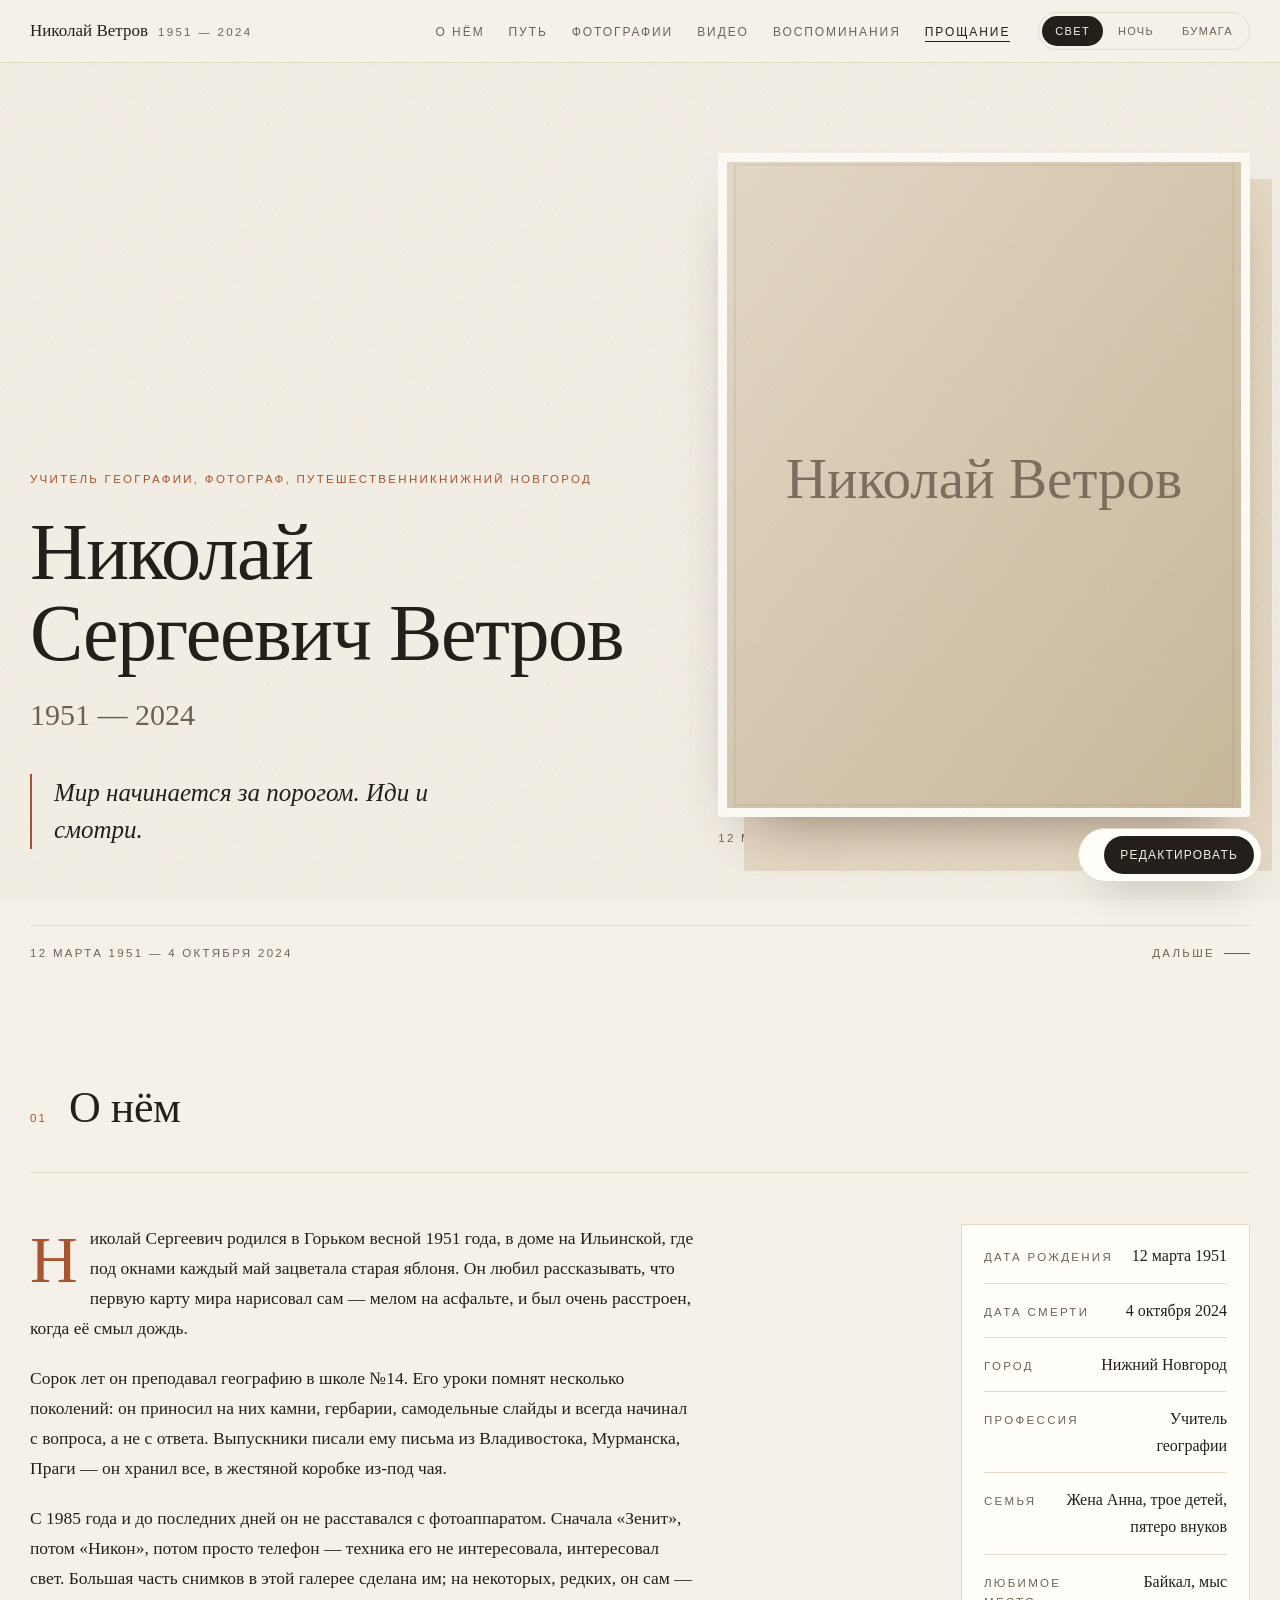
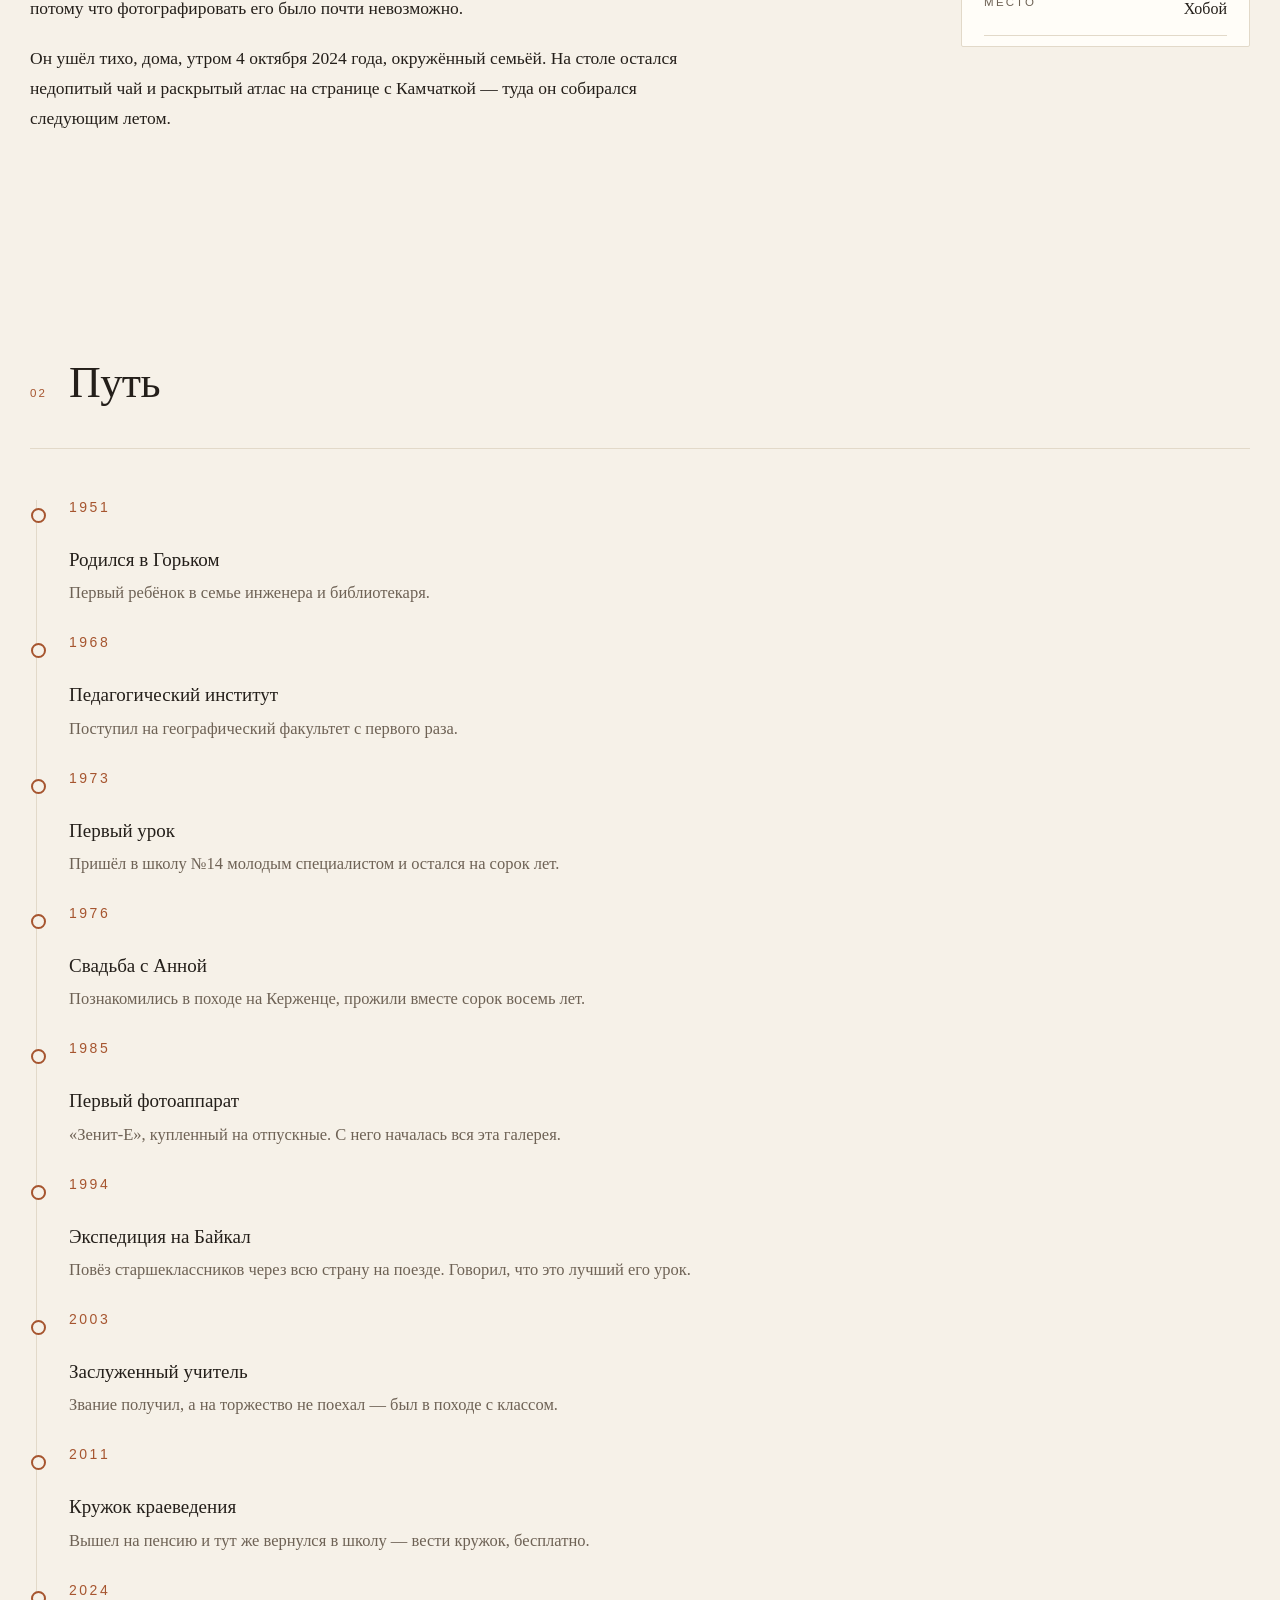
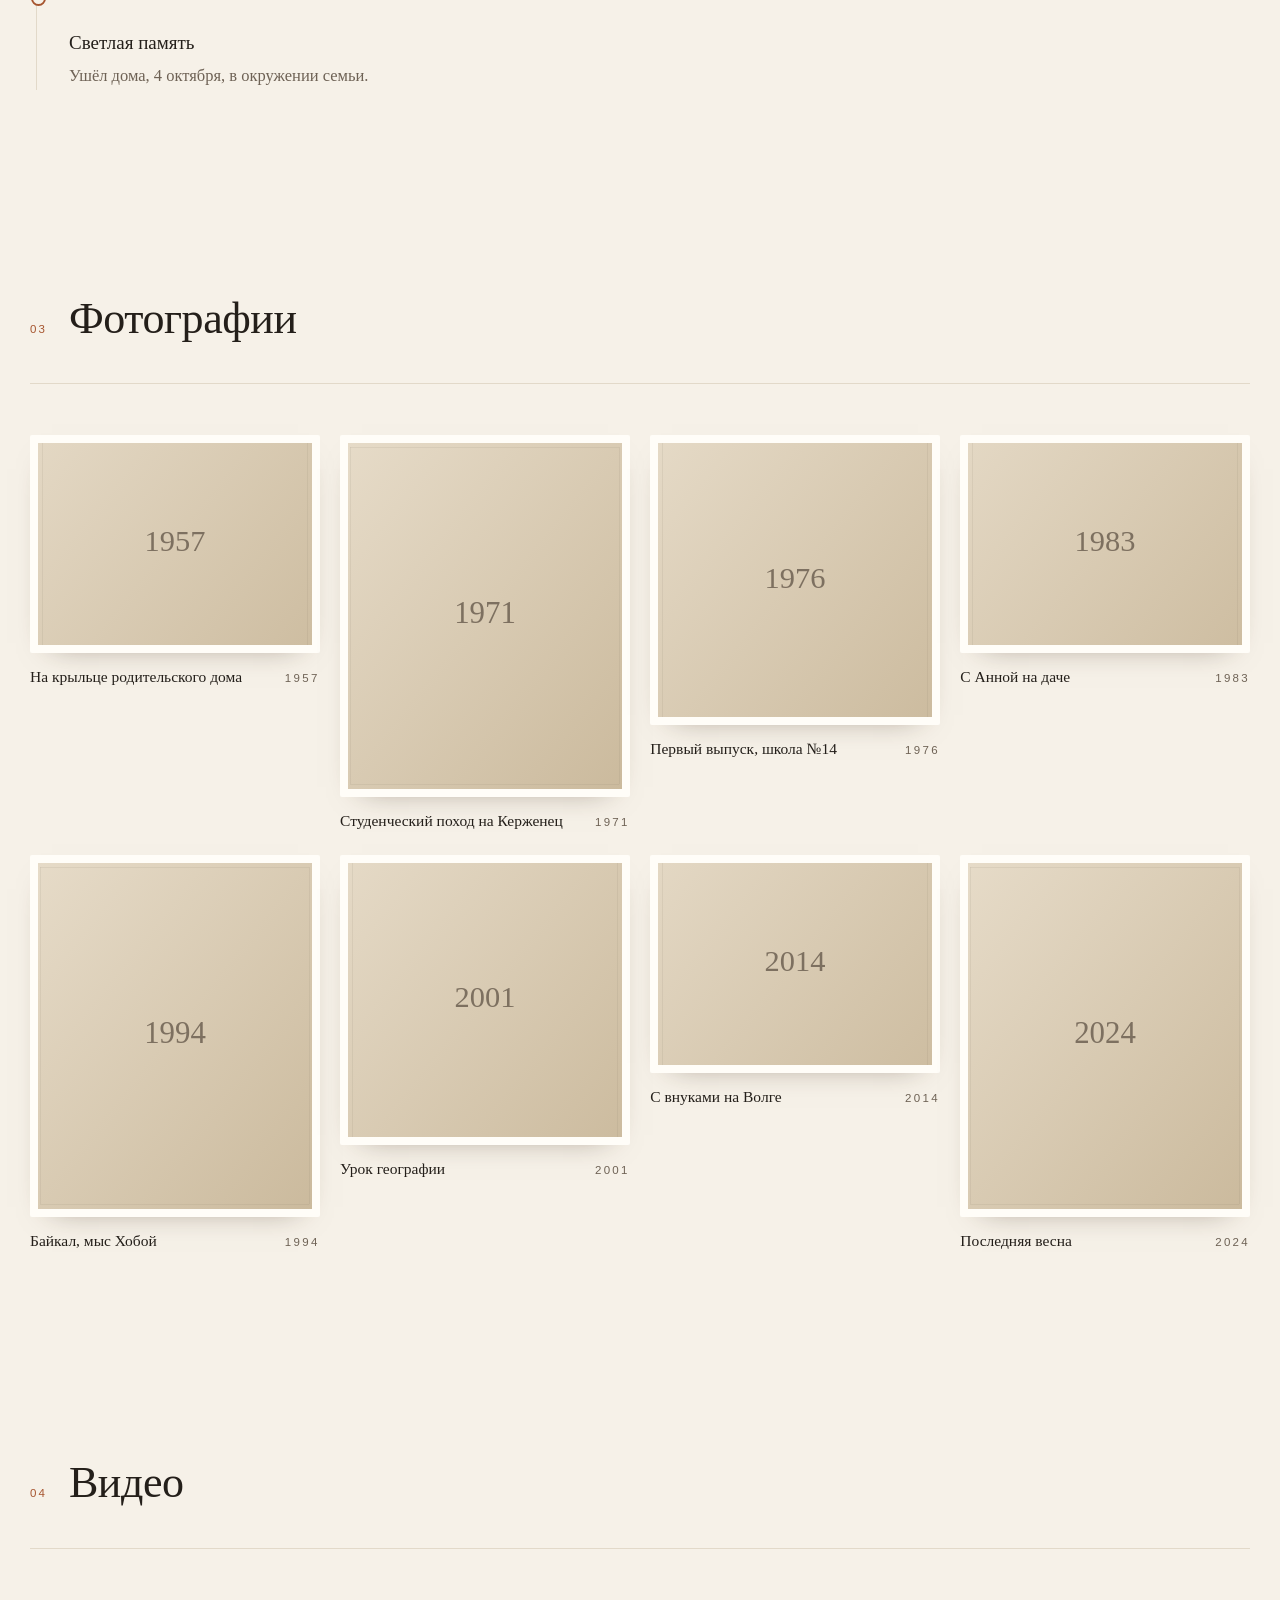
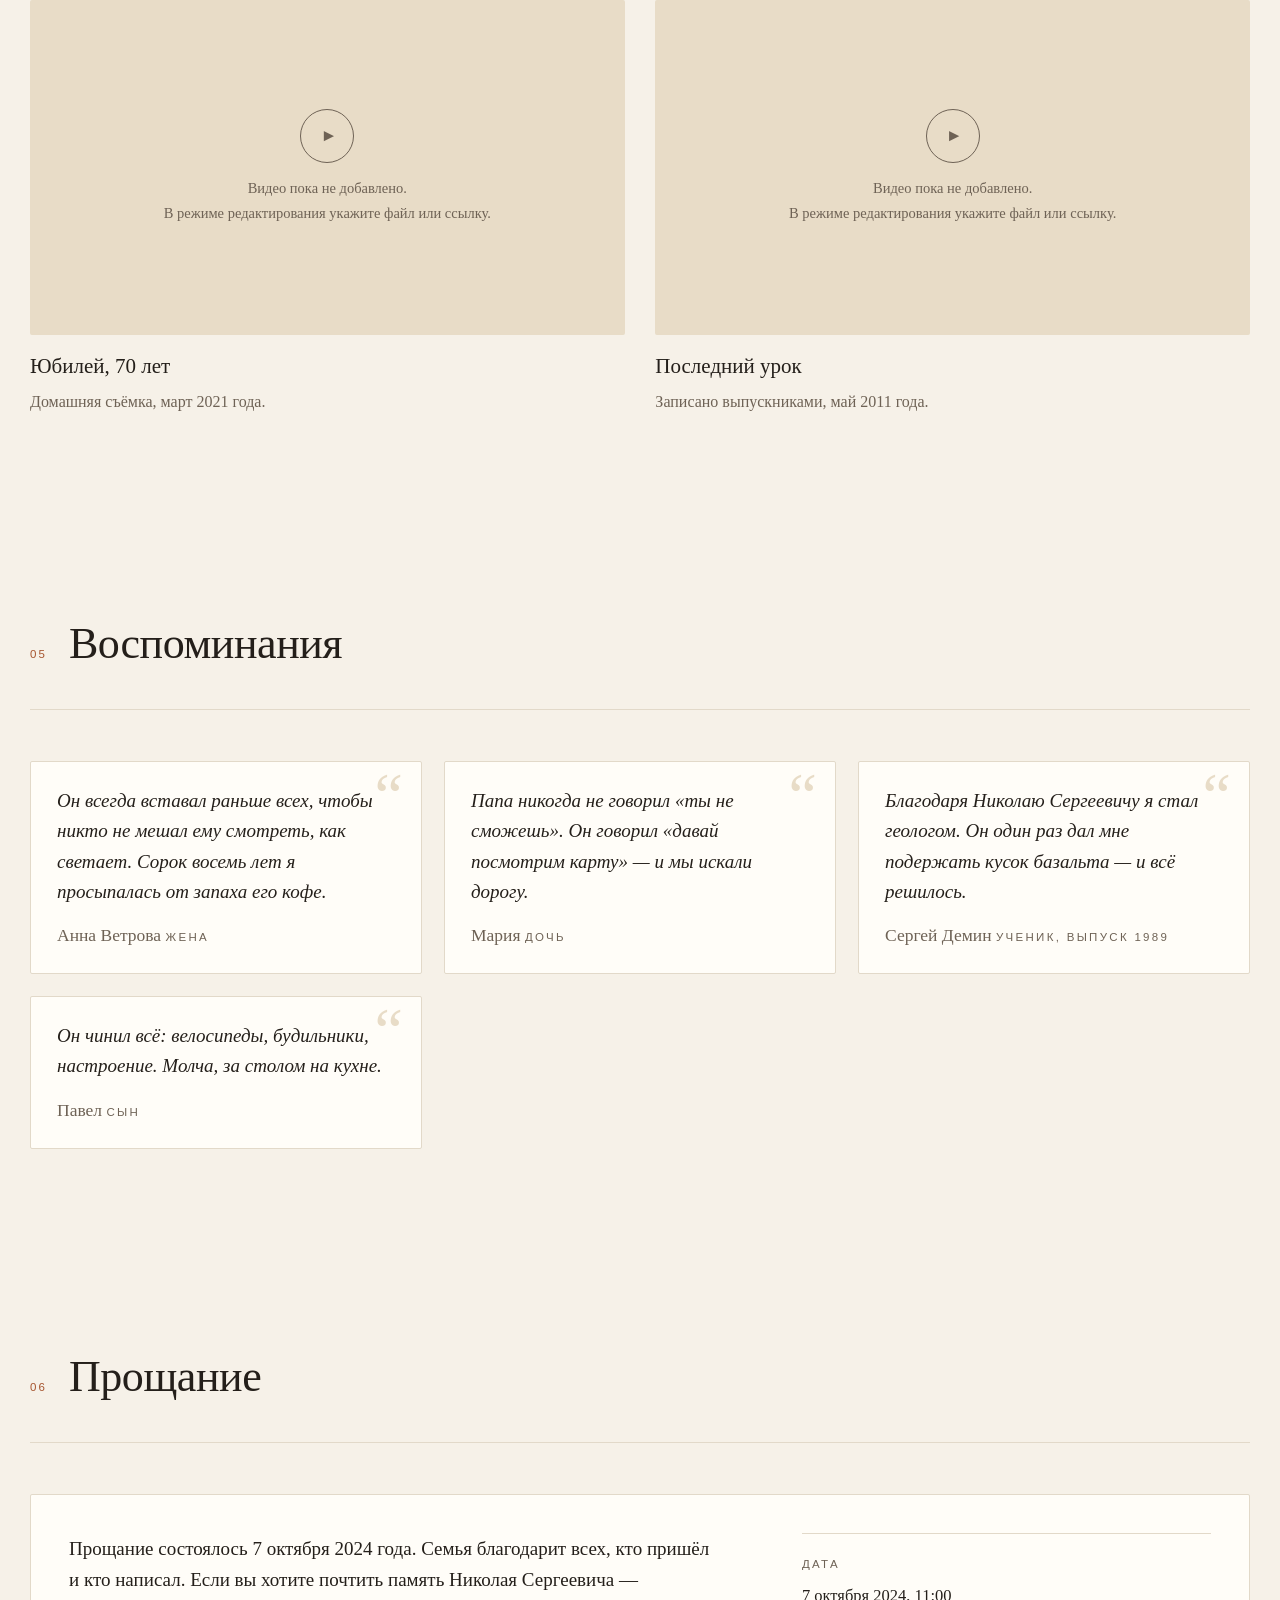
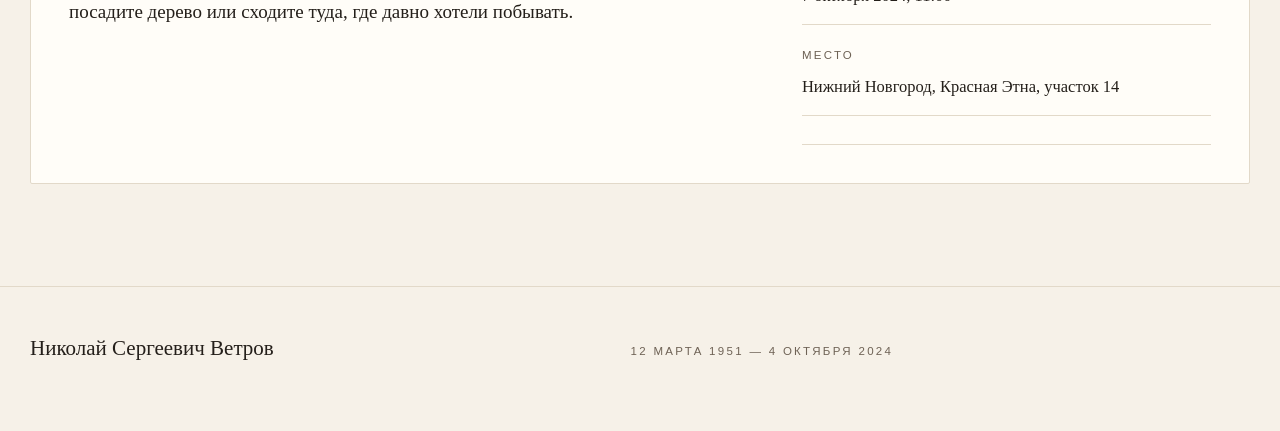
<file: www/pamyat/site-4-all/index.html>
<!DOCTYPE html>
<html lang="ru">
<head>
<meta charset="utf-8">
<meta name="viewport" content="width=device-width, initial-scale=1">
<title>Памяти Николая Ветрова</title>

<!--
================================================================================
  САЙТ ПАМЯТИ — сборный: ВСЕ ТРИ ДИЗАЙНА В ОДНОМ ФАЙЛЕ
  Переключатель тем — в шапке. Выбор запоминается.
      «Свет»   — тёплая, архивная
      «Ночь»   — тёмная, кинематографичная
      «Бумага» — строгая типографика

  ДВА СПОСОБА ОБНОВИТЬ САЙТ
  ─────────────────────────
  1. ПРЯМО В БРАУЗЕРЕ (проще).
     Откройте страницу, нажмите «Редактировать» внизу справа.
     Тексты правятся по клику, у фото и видео — свои подписи,
     блоки добавляются, удаляются и переставляются кнопками.
     Когда закончите — «Сохранить файл»: браузер отдаст готовый
     index.html, положите его вместо старого. Всё, сайт обновлён.
     Правки не теряются: черновик хранится в браузере до сохранения.

  2. В ТЕКСТОВОМ РЕДАКТОРЕ.
     БЛОК 1 (сразу под этим комментарием) — все тексты, фото, видео.
     БЛОК 2 (палитры в <style>) — цвета и шрифты каждой темы.

  Блок данных одинаковый во всех четырёх сайтах — его можно
  копировать между ними целиком.
================================================================================
-->

<!-- ============================================================ -->
<!-- БЛОК 1. ДАННЫЕ. МЕНЯЙТЕ ТОЛЬКО ТЕКСТ В КАВЫЧКАХ.             -->
<!-- ============================================================ -->
<script id="data">
const DATA = {

  /* --- Шапка и обложка --- */
  name:     "Николай Сергеевич Ветров",
  short:    "Николай Ветров",
  years:    "1951 — 2024",
  born:     "12 марта 1951",
  died:     "4 октября 2024",
  role:     "Учитель географии, фотограф, путешественник",
  place:    "Нижний Новгород",
  epitaph:  "Мир начинается за порогом. Иди и смотри.",

  portrait: "",   // главный портрет, напр. "media/portrait.jpg"
  cover:    "",   // широкое фото для фона обложки, напр. "media/cover.jpg"

  /* --- Биография: каждый абзац — отдельная строка в кавычках --- */
  about: [
    "Николай Сергеевич родился в Горьком весной 1951 года, в доме на Ильинской, где под окнами каждый май зацветала старая яблоня. Он любил рассказывать, что первую карту мира нарисовал сам — мелом на асфальте, и был очень расстроен, когда её смыл дождь.",
    "Сорок лет он преподавал географию в школе №14. Его уроки помнят несколько поколений: он приносил на них камни, гербарии, самодельные слайды и всегда начинал с вопроса, а не с ответа. Выпускники писали ему письма из Владивостока, Мурманска, Праги — он хранил все, в жестяной коробке из-под чая.",
    "С 1985 года и до последних дней он не расставался с фотоаппаратом. Сначала «Зенит», потом «Никон», потом просто телефон — техника его не интересовала, интересовал свет. Большая часть снимков в этой галерее сделана им; на некоторых, редких, он сам — потому что фотографировать его было почти невозможно.",
    "Он ушёл тихо, дома, утром 4 октября 2024 года, окружённый семьёй. На столе остался недопитый чай и раскрытый атлас на странице с Камчаткой — туда он собирался следующим летом."
  ],

  /* --- Короткие факты в колонке справа --- */
  facts: [
    { k: "Дата рождения", v: "12 марта 1951" },
    { k: "Дата смерти",   v: "4 октября 2024" },
    { k: "Город",         v: "Нижний Новгород" },
    { k: "Профессия",     v: "Учитель географии" },
    { k: "Семья",         v: "Жена Анна, трое детей, пятеро внуков" },
    { k: "Любимое место", v: "Байкал, мыс Хобой" }
  ],

  /* --- Хронология жизни --- */
  timeline: [
    { year: "1951", title: "Родился в Горьком",       text: "Первый ребёнок в семье инженера и библиотекаря." },
    { year: "1968", title: "Педагогический институт",  text: "Поступил на географический факультет с первого раза." },
    { year: "1973", title: "Первый урок",              text: "Пришёл в школу №14 молодым специалистом и остался на сорок лет." },
    { year: "1976", title: "Свадьба с Анной",          text: "Познакомились в походе на Керженце, прожили вместе сорок восемь лет." },
    { year: "1985", title: "Первый фотоаппарат",       text: "«Зенит-Е», купленный на отпускные. С него началась вся эта галерея." },
    { year: "1994", title: "Экспедиция на Байкал",     text: "Повёз старшеклассников через всю страну на поезде. Говорил, что это лучший его урок." },
    { year: "2003", title: "Заслуженный учитель",      text: "Звание получил, а на торжество не поехал — был в походе с классом." },
    { year: "2011", title: "Кружок краеведения",       text: "Вышел на пенсию и тут же вернулся в школу — вести кружок, бесплатно." },
    { year: "2024", title: "Светлая память",           text: "Ушёл дома, 4 октября, в окружении семьи." }
  ],

  /* --- Фотогалерея. Добавляйте строки по образцу --- */
  gallery: [
    { src: "", caption: "На крыльце родительского дома",  year: "1957" },
    { src: "", caption: "Студенческий поход на Керженец", year: "1971" },
    { src: "", caption: "Первый выпуск, школа №14",       year: "1976" },
    { src: "", caption: "С Анной на даче",                year: "1983" },
    { src: "", caption: "Байкал, мыс Хобой",              year: "1994" },
    { src: "", caption: "Урок географии",                 year: "2001" },
    { src: "", caption: "С внуками на Волге",             year: "2014" },
    { src: "", caption: "Последняя весна",                year: "2024" }
  ],

  /* --- Видео. Либо src (свой файл), либо youtube (ID ролика) --- */
  videos: [
    { src: "", youtube: "", poster: "", title: "Юбилей, 70 лет", text: "Домашняя съёмка, март 2021 года." },
    { src: "", youtube: "", poster: "", title: "Последний урок", text: "Записано выпускниками, май 2011 года." }
  ],

  /* --- Воспоминания близких --- */
  memories: [
    { author: "Анна Ветрова", relation: "жена", text: "Он всегда вставал раньше всех, чтобы никто не мешал ему смотреть, как светает. Сорок восемь лет я просыпалась от запаха его кофе." },
    { author: "Мария",        relation: "дочь", text: "Папа никогда не говорил «ты не сможешь». Он говорил «давай посмотрим карту» — и мы искали дорогу." },
    { author: "Сергей Демин", relation: "ученик, выпуск 1989", text: "Благодаря Николаю Сергеевичу я стал геологом. Он один раз дал мне подержать кусок базальта — и всё решилось." },
    { author: "Павел",        relation: "сын",  text: "Он чинил всё: велосипеды, будильники, настроение. Молча, за столом на кухне." }
  ],

  /* --- Прощание и место памяти --- */
  farewell: {
    text:  "Прощание состоялось 7 октября 2024 года. Семья благодарит всех, кто пришёл и кто написал. Если вы хотите почтить память Николая Сергеевича — посадите дерево или сходите туда, где давно хотели побывать.",
    date:  "7 октября 2024, 11:00",
    place: "Нижний Новгород, Красная Этна, участок 14",
    mapUrl: ""   // ссылка на карту, если нужна
  },

  /* --- Контакты семьи (можно оставить пустыми) --- */
  contact: { email: "", phone: "" },

  /* --- Подписи разделов --- */
  labels: {
    about: "О нём", timeline: "Путь", gallery: "Фотографии",
    video: "Видео", memories: "Воспоминания", farewell: "Прощание"
  }
};
</script>

<style>
/* ================================================================ */
/* БЛОК 2. ПАЛИТРЫ ТЕМ. Меняйте значения справа от двоеточия.        */
/* ================================================================ */

/* @theme:warm */
body[data-theme="warm"]{
  --bg:#f6f1e8; --panel:#fffdf8; --ink:#241f1a; --soft:#6e6255;
  --line:#e2d9c9; --hair:#d3c7b2; --accent:#a6552f; --tint:#e8dcc7;
  --serif:Georgia,"Times New Roman",serif;
  --sans:Georgia,"Times New Roman",serif;
  --micro:-apple-system,"Segoe UI",Roboto,Arial,sans-serif;
  --radius:2px; --grain:.4; --blend:multiply;
  --ph-a:#e6dbc8; --ph-b:#cbba9d; --ph-ink:#7d7060;
}
/* @end */
/* @theme:noir */
body[data-theme="noir"]{
  --bg:#0a0a0b; --panel:#111214; --ink:#edeae4; --soft:#8c877f;
  --line:#232427; --hair:#33343a; --accent:#c9a961; --tint:#1a1b1e;
  --serif:Georgia,"Times New Roman",serif;
  --sans:-apple-system,"Segoe UI",Roboto,Arial,sans-serif;
  --micro:-apple-system,"Segoe UI",Roboto,Arial,sans-serif;
  --radius:0px; --grain:.55; --blend:overlay;
  --ph-a:#26282c; --ph-b:#141518; --ph-ink:#6a6d73;
}
/* @end */
/* @theme:paper */
body[data-theme="paper"]{
  --bg:#ffffff; --panel:#fafaf9; --ink:#0a0a0a; --soft:#73736f;
  --line:#e5e5e2; --hair:#0a0a0a; --accent:#0a0a0a; --tint:#f0f0ee;
  --spot:#d6301f;
  --serif:Georgia,"Times New Roman",serif;
  --sans:-apple-system,"Segoe UI",Roboto,Arial,sans-serif;
  --micro:-apple-system,"Segoe UI",Roboto,Arial,sans-serif;
  --radius:0px; --grain:0; --blend:multiply;
  --ph-a:#efefed; --ph-b:#dedeb9; --ph-b:#dededa; --ph-ink:#a0a09b;
}
/* @end */

/* ================================================================ */
/* Дальше — общий движок и оформление. Правки не обязательны.        */
/* ================================================================ */
*{box-sizing:border-box}
html{scroll-behavior:smooth}
body{margin:0;background:var(--bg);color:var(--ink);font-family:var(--sans);
  font-size:17.5px;line-height:1.7;-webkit-font-smoothing:antialiased;
  text-rendering:optimizeLegibility;overflow-x:hidden}
img{display:block;max-width:100%}
a{color:inherit;text-decoration:none}
button{font:inherit;color:inherit}
.wrap{width:min(1220px,100% - 56px);margin-inline:auto}
@media(max-width:640px){.wrap{width:min(1220px,100% - 36px)}}

/* зерно поверх страницы */
.grain{position:fixed;inset:0;z-index:6;pointer-events:none;opacity:var(--grain);
  mix-blend-mode:var(--blend);
  background-image:url("data:image/svg+xml,%3Csvg xmlns='http://www.w3.org/2000/svg' width='140' height='140'%3E%3Cfilter id='n'%3E%3CfeTurbulence type='fractalNoise' baseFrequency='.85' numOctaves='3'/%3E%3C/filter%3E%3Crect width='100%25' height='100%25' filter='url(%23n)' opacity='.32'/%3E%3C/svg%3E")}

/* мелкие подписи */
.micro{font-family:var(--micro);font-size:11.5px;letter-spacing:.2em;
  text-transform:uppercase;color:var(--soft)}

/* ---------------- шапка ---------------- */
.nav{position:sticky;top:0;z-index:30;background:var(--bg);border-bottom:1px solid var(--line)}
.nav .wrap{display:flex;align-items:center;gap:28px;height:62px}
.brand{display:flex;align-items:baseline;gap:10px;margin-right:auto;white-space:nowrap}
.brand b{font-family:var(--serif);font-weight:400;font-size:17px}
.nav menu{display:flex;gap:24px;margin:0;padding:0;list-style:none;overflow-x:auto;
  scrollbar-width:none;-webkit-overflow-scrolling:touch}
.nav menu::-webkit-scrollbar{display:none}
.nav menu a{font-family:var(--micro);font-size:12px;letter-spacing:.16em;
  text-transform:uppercase;color:var(--soft);white-space:nowrap;
  padding-bottom:2px;border-bottom:1px solid transparent;transition:.2s}
.nav menu a:hover,.nav menu a.on{color:var(--ink);border-color:var(--ink)}
@media(max-width:820px){.brand b{display:none}}

/* @switcher-css */
/* переключатель тем */
.themes{display:flex;gap:2px;padding:3px;border:1px solid var(--line);border-radius:100px}
.themes button{border:0;background:none;cursor:pointer;padding:6px 13px;border-radius:100px;
  font-family:var(--micro);font-size:11px;letter-spacing:.12em;text-transform:uppercase;
  color:var(--soft);transition:.2s}
.themes button:hover{color:var(--ink)}
.themes button.on{background:var(--ink);color:var(--bg)}
@media(max-width:560px){.themes button{padding:6px 9px;letter-spacing:.02em}}
/* @end */

/* ---------------- обложка ---------------- */
.hero{position:relative;overflow:hidden;padding:96px 0 0}
.hero-bg{position:absolute;inset:0;background:var(--cover) center/cover no-repeat;opacity:0}
.hero-in{position:relative;display:grid;grid-template-columns:1.08fr .92fr;
  gap:clamp(32px,5vw,72px);align-items:end}
@media(max-width:900px){.hero-in{grid-template-columns:1fr}}
.kicker{margin:0 0 22px}
h1{font-family:var(--serif);font-weight:400;margin:0;
  font-size:clamp(42px,6.6vw,80px);line-height:1.02;letter-spacing:-.018em}
.lifespan{font-family:var(--serif);color:var(--soft);margin:14px 0 0;
  font-size:clamp(21px,2.6vw,30px);font-variant-numeric:lining-nums}
.hero-quote{margin:34px 0 0;max-width:26em}
.hero-quote p{margin:0;font-family:var(--serif);font-style:italic;
  font-size:clamp(19px,2.2vw,25px);line-height:1.5}
.hero-fig{margin:0;position:relative}
.hero-fig .frame{position:relative;aspect-ratio:4/5;overflow:hidden;background:var(--tint);
  border-radius:var(--radius)}
.hero-fig .frame img{width:100%;height:100%;object-fit:cover}
.hero-fig figcaption{margin-top:12px}
.hero-foot{display:flex;justify-content:space-between;align-items:center;gap:20px;
  margin-top:clamp(40px,6vw,76px);padding:18px 0;border-top:1px solid var(--line)}
.cue{display:inline-flex;align-items:center;gap:9px}
.cue i{width:26px;height:1px;background:currentColor;display:block;
  animation:slide 2.4s infinite ease-in-out}
@keyframes slide{0%,100%{transform:translateX(0);opacity:.45}50%{transform:translateX(7px);opacity:1}}

/* ---------------- секции ---------------- */
.block{padding:clamp(64px,8vw,110px) 0}
.head{display:grid;grid-template-columns:auto 1fr;align-items:baseline;
  gap:22px;margin-bottom:clamp(34px,4vw,56px)}
.head .num{font-family:var(--micro);font-size:11.5px;letter-spacing:.18em;color:var(--soft)}
.head h2{font-family:var(--serif);font-weight:400;margin:0;line-height:1.1;
  font-size:clamp(28px,3.8vw,44px);letter-spacing:-.01em}
.head .rule{grid-column:1/-1;height:1px;background:var(--line);margin-top:18px}

/* биография */
.about{display:grid;grid-template-columns:1.5fr .5fr;gap:clamp(34px,5vw,68px);align-items:start}
@media(max-width:900px){.about{grid-template-columns:1fr}}
.bio p{margin:0 0 21px;max-width:38em}
.facts{display:grid}
.fact{display:flex;justify-content:space-between;gap:18px;padding:13px 0;
  border-bottom:1px solid var(--line);align-items:baseline}
.fact:first-child{border-top:1px solid var(--line)}
.fact b{font-weight:400;text-align:right;font-size:16px}

/* хронология */
.tl{display:grid}
.tl-item{position:relative;display:grid;grid-template-columns:132px 1fr;gap:30px;
  padding:24px 0;border-top:1px solid var(--line);transition:background .35s}
.tl-item:last-child{border-bottom:1px solid var(--line)}
@media(max-width:640px){.tl-item{grid-template-columns:1fr;gap:5px}}
.tl-year{font-family:var(--serif);font-size:clamp(24px,3vw,32px);line-height:1;color:var(--accent)}
.tl-title{font-size:19px;margin-bottom:3px}
.tl-text{color:var(--soft);font-size:16.5px;max-width:46em}

/* галерея */
.gal{display:grid;grid-template-columns:repeat(auto-fill,minmax(238px,1fr));
  gap:clamp(14px,1.6vw,22px)}
.shot{margin:0;position:relative}
.shot .frame{position:relative;overflow:hidden;background:var(--tint);
  border-radius:var(--radius);aspect-ratio:4/5;cursor:zoom-in}
.shot:nth-child(3n+1) .frame{aspect-ratio:4/3}
.shot:nth-child(3n) .frame{aspect-ratio:1/1}
.shot .frame img{width:100%;height:100%;object-fit:cover;
  transition:transform .7s cubic-bezier(.2,.7,.3,1),filter .5s}
.shot .frame:hover img{transform:scale(1.045)}
.shot figcaption{display:flex;justify-content:space-between;gap:14px;
  align-items:baseline;padding-top:11px}
.shot figcaption b{font-weight:400;font-size:15.5px}
.shot .n{position:absolute;top:10px;left:12px;z-index:2;display:none;
  font-family:var(--micro);font-size:11px;letter-spacing:.14em;
  color:#fff;mix-blend-mode:difference}

/* видео */
.videos{display:grid;grid-template-columns:repeat(auto-fit,minmax(330px,1fr));
  gap:clamp(20px,2.4vw,32px)}
.vcard{margin:0}
.vbox{position:relative;aspect-ratio:16/9;background:var(--tint);
  border-radius:var(--radius);overflow:hidden}
.vbox video,.vbox iframe{width:100%;height:100%;border:0;display:block}
.vstub{position:absolute;inset:0;display:grid;place-content:center;justify-items:center;
  gap:13px;text-align:center;padding:22px;color:var(--soft);font-size:14.5px}
.vstub .play{width:54px;height:54px;border-radius:50%;border:1px solid currentColor;
  display:grid;place-content:center;font-size:17px;padding-left:3px}
.vmeta{padding-top:14px}
.vmeta h3{font-family:var(--serif);font-weight:400;font-size:21px;margin:0 0 4px}
.vmeta p{margin:0;color:var(--soft);font-size:16px}

/* воспоминания */
.mem{display:grid;grid-template-columns:repeat(auto-fit,minmax(300px,1fr));gap:22px}
.memo{margin:0}
.memo p{margin:0 0 14px;font-family:var(--serif);font-size:19px;line-height:1.6}
.memo .who b{font-weight:400}
.memo .who span{color:var(--soft)}

/* прощание */
.farewell{display:grid;grid-template-columns:1.25fr .75fr;gap:clamp(30px,4vw,56px);align-items:start}
@media(max-width:800px){.farewell{grid-template-columns:1fr}}
.farewell .ftext{margin:0;font-size:19px;line-height:1.65;max-width:34em}
.fmeta div{padding:14px 0;border-bottom:1px solid var(--line)}
.fmeta div:first-child{border-top:1px solid var(--line)}
.fmeta b{display:block;font-weight:400;margin-top:4px;font-size:16.5px}

/* подвал */
footer{border-top:1px solid var(--line);padding:44px 0 64px}
footer .wrap{display:flex;justify-content:space-between;gap:22px;flex-wrap:wrap;align-items:baseline}
footer .fname{font-family:var(--serif);font-size:21px}

/* лайтбокс */
.lb{position:fixed;inset:0;z-index:80;display:none;align-items:center;justify-content:center;
  padding:clamp(20px,5vw,60px);background:color-mix(in srgb,var(--bg) 96%,#000)}
body[data-theme="warm"] .lb{background:rgba(30,24,18,.95);color:#f2ece1}
body[data-theme="noir"] .lb{background:rgba(6,6,7,.97)}
body[data-theme="paper"] .lb{background:rgba(255,255,255,.985)}
.lb.on{display:flex}
.lb img{max-width:100%;max-height:80vh;object-fit:contain}
.lb .cap{position:absolute;left:0;right:0;bottom:26px;text-align:center}
.lb button{position:absolute;background:none;border:0;cursor:pointer;
  font-size:30px;line-height:1;padding:14px;opacity:.7;transition:.2s}
.lb button:hover{opacity:1}
.lb .prev{left:4px;top:50%;transform:translateY(-50%)}
.lb .next{right:4px;top:50%;transform:translateY(-50%)}
.lb .close{right:8px;top:6px;font-size:26px}

/* появление при прокрутке */
.rv>*{opacity:0;transform:translateY(18px);
  transition:opacity .85s cubic-bezier(.2,.7,.3,1),transform .85s cubic-bezier(.2,.7,.3,1)}
.rv.in>*{opacity:1;transform:none}
.rv.in>*:nth-child(2){transition-delay:.07s}
.rv.in>*:nth-child(3){transition-delay:.13s}
@media(prefers-reduced-motion:reduce){
  .rv>*{opacity:1;transform:none;transition:none}
  .cue i{animation:none}
}

/* ================================================================ */
/* ТЕМА «СВЕТ»                                                      */
/* ================================================================ */
/* @theme:warm */
body[data-theme="warm"] .hero{padding-top:clamp(56px,7vw,104px)}
body[data-theme="warm"] .hero-fig::before{content:"";position:absolute;
  inset:26px -22px -22px 26px;background:var(--tint);border-radius:var(--radius)}
body[data-theme="warm"] .hero-fig .frame{border:9px solid var(--panel);
  box-shadow:0 30px 60px -34px rgba(60,40,22,.6)}
body[data-theme="warm"] .kicker{color:var(--accent)}
body[data-theme="warm"] .hero-quote{border-left:2px solid var(--accent);padding-left:22px}
body[data-theme="warm"] .head .num{color:var(--accent)}
body[data-theme="warm"] .bio .item:first-child p::first-letter{float:left;
  font-family:var(--serif);font-size:66px;line-height:.86;padding:8px 12px 0 0;color:var(--accent)}
body[data-theme="warm"] .facts{background:var(--panel);border:1px solid var(--line);
  border-radius:var(--radius);padding:4px 22px 10px}
body[data-theme="warm"] .fact:first-child{border-top:0}
body[data-theme="warm"] .tl{padding-left:32px;margin-left:6px;border-left:1px solid var(--line)}
body[data-theme="warm"] .tl-item{border:0;padding:0 0 28px;grid-template-columns:1fr}
body[data-theme="warm"] .tl-item:last-child{border-bottom:0;padding-bottom:0}
body[data-theme="warm"] .tl-item::before{content:"";position:absolute;left:-38px;top:8px;
  width:11px;height:11px;border-radius:50%;background:var(--bg);border:2px solid var(--accent)}
body[data-theme="warm"] .tl-year{font-size:14px;letter-spacing:.18em;font-family:var(--micro)}
body[data-theme="warm"] .shot .frame{border:8px solid var(--panel);
  box-shadow:0 12px 30px -22px rgba(60,40,22,.55)}
body[data-theme="warm"] .memo{background:var(--panel);border:1px solid var(--line);
  border-radius:var(--radius);padding:24px 26px 22px;position:relative}
body[data-theme="warm"] .memo::before{content:"“";position:absolute;top:2px;right:18px;
  font-family:var(--serif);font-size:64px;color:var(--tint);line-height:1}
body[data-theme="warm"] .memo p{font-style:italic}
body[data-theme="warm"] .farewell{background:var(--panel);border:1px solid var(--line);
  border-radius:var(--radius);padding:clamp(24px,3vw,38px)}
body.has-cover[data-theme="warm"] .hero-bg{opacity:.1;filter:saturate(.45)}
/* @end */

/* ================================================================ */
/* ТЕМА «НОЧЬ»                                                      */
/* ================================================================ */
/* @theme:noir */
body[data-theme="noir"] .nav{background:rgba(10,10,11,.86);backdrop-filter:blur(12px)}
body[data-theme="noir"] .hero{min-height:100svh;display:flex;flex-direction:column;
  justify-content:flex-end;padding-top:150px}
body[data-theme="noir"] .hero-bg{opacity:1;transform:scale(1.04)}
body[data-theme="noir"] .hero-bg::after{content:"";position:absolute;inset:0;
  background:radial-gradient(115% 85% at 50% 15%,rgba(0,0,0,.1),rgba(0,0,0,.86) 72%),
             linear-gradient(rgba(10,10,11,.35),rgba(10,10,11,.97))}
body[data-theme="noir"] .hero-in{grid-template-columns:1.25fr .75fr}
body[data-theme="noir"] .kicker{color:var(--accent);position:relative;padding-top:20px}
body[data-theme="noir"] .kicker::before{content:"";position:absolute;top:0;left:0;
  width:56px;height:1px;background:var(--accent)}
body[data-theme="noir"] h1{font-size:clamp(44px,8.2vw,104px);line-height:.99;letter-spacing:-.025em}
body[data-theme="noir"] .lifespan{font-family:var(--micro);font-size:13px;
  letter-spacing:.36em;color:var(--accent);margin-top:20px}
body[data-theme="noir"] .hero-fig .frame{filter:grayscale(.25) contrast(1.05);
  box-shadow:0 50px 90px -46px #000}
body[data-theme="noir"] .head{grid-template-columns:1fr;gap:12px}
body[data-theme="noir"] .head h2{font-size:clamp(30px,4.6vw,54px)}
body[data-theme="noir"] .head .num{color:var(--accent)}
body[data-theme="noir"] .bio .item:first-child p{font-size:21px;line-height:1.62}
body[data-theme="noir"] .tl-item:hover{background:linear-gradient(90deg,
  color-mix(in srgb,var(--accent) 8%,transparent),transparent 62%)}
body[data-theme="noir"] .gal{display:flex;gap:22px;overflow-x:auto;scroll-snap-type:x mandatory;
  padding:2px 28px 22px;margin-inline:-28px;scrollbar-width:thin}
body[data-theme="noir"] .gal::-webkit-scrollbar{height:5px}
body[data-theme="noir"] .gal::-webkit-scrollbar-thumb{background:var(--hair)}
body[data-theme="noir"] .shot{flex:0 0 min(80vw,392px);scroll-snap-align:center}
body[data-theme="noir"] .shot .frame,
body[data-theme="noir"] .shot:nth-child(3n+1) .frame,
body[data-theme="noir"] .shot:nth-child(3n) .frame{aspect-ratio:4/5}
body[data-theme="noir"] .shot .frame img{filter:grayscale(.45)}
body[data-theme="noir"] .shot .frame:hover img{filter:none}
body[data-theme="noir"] .shot .n{display:block}
body[data-theme="noir"] .arrows{display:flex}
body[data-theme="noir"] .videos{grid-template-columns:1fr;gap:56px}
body[data-theme="noir"] .vcard{display:grid;grid-template-columns:1.55fr 1fr;
  gap:40px;align-items:center}
body[data-theme="noir"] .vcard:nth-child(even){grid-template-columns:1fr 1.55fr}
body[data-theme="noir"] .vcard:nth-child(even) .vmeta{order:-1}
body[data-theme="noir"] .vbox{box-shadow:0 50px 90px -50px #000}
body[data-theme="noir"] .vmeta h3{font-size:27px}
@media(max-width:860px){
  body[data-theme="noir"] .vcard,
  body[data-theme="noir"] .vcard:nth-child(even){grid-template-columns:1fr;gap:16px}
  body[data-theme="noir"] .vcard:nth-child(even) .vmeta{order:0}
}
body[data-theme="noir"] .mem{display:flex;gap:26px;overflow-x:auto;
  scroll-snap-type:x mandatory;padding:0 28px 20px;margin-inline:-28px;scrollbar-width:thin}
body[data-theme="noir"] .memo{flex:0 0 min(88vw,540px);scroll-snap-align:center;
  border-left:1px solid var(--accent);padding-left:28px}
body[data-theme="noir"] .memo p{font-size:clamp(19px,2.2vw,25px);font-style:italic}
/* @end */

/* ================================================================ */
/* ТЕМА «БУМАГА»                                                    */
/* ================================================================ */
/* @theme:paper */
body[data-theme="paper"] .nav{border-bottom:1px solid var(--ink)}
body[data-theme="paper"] .nav menu a.on{color:var(--spot);border-color:var(--spot)}
body[data-theme="paper"] .hero{padding:44px 0 0;border-bottom:1px solid var(--ink)}
body[data-theme="paper"] .hero-in{grid-template-columns:repeat(12,1fr);
  column-gap:24px;row-gap:0;align-items:start}
body[data-theme="paper"] .hero-type{display:contents}
body[data-theme="paper"] .kicker{grid-column:1/13;grid-row:1;
  display:flex;justify-content:space-between;border-bottom:1px solid var(--line);
  padding-bottom:12px;margin-bottom:20px}
body[data-theme="paper"] h1{grid-column:1/13;grid-row:2;
  font-size:clamp(46px,10.2vw,136px);line-height:.92;letter-spacing:-.03em}
body[data-theme="paper"] .lifespan{grid-column:1/8;grid-row:3;
  font-size:clamp(24px,3.6vw,42px);margin-top:8px}
body[data-theme="paper"] .hero-quote{grid-column:1/6;grid-row:4;align-self:end;
  border-top:1px solid var(--line);padding-top:20px;margin-top:26px}
body[data-theme="paper"] .hero-fig{grid-column:9/13;grid-row:3/5;margin-top:14px}
body[data-theme="paper"] .hero-fig .frame img{filter:grayscale(1)}
@media(max-width:900px){
  body[data-theme="paper"] .hero-in{grid-template-columns:1fr}
  body[data-theme="paper"] .kicker,body[data-theme="paper"] h1,
  body[data-theme="paper"] .lifespan,body[data-theme="paper"] .hero-quote,
  body[data-theme="paper"] .hero-fig{grid-column:1/-1;grid-row:auto}
  body[data-theme="paper"] .hero-fig{max-width:290px;margin-top:28px}
}
body[data-theme="paper"] .head{grid-template-columns:auto 1fr;align-items:start}
body[data-theme="paper"] .head .num{color:var(--spot);font-variant-numeric:tabular-nums}
body[data-theme="paper"] .head h2{text-transform:none}
body[data-theme="paper"] .head .rule{background:var(--ink)}
body[data-theme="paper"] .bio{columns:2;column-gap:38px}
body[data-theme="paper"] .bio .item{break-inside:avoid}
body[data-theme="paper"] .bio p{max-width:none}
@media(max-width:840px){body[data-theme="paper"] .bio{columns:1}}
body[data-theme="paper"] .tl-year{color:var(--ink);font-variant-numeric:tabular-nums}
body[data-theme="paper"] .gal{grid-template-columns:repeat(12,1fr);gap:24px}
body[data-theme="paper"] .shot{grid-column:span 4}
body[data-theme="paper"] .shot:nth-child(7n+1){grid-column:span 7}
body[data-theme="paper"] .shot:nth-child(7n+2){grid-column:span 5}
body[data-theme="paper"] .shot .frame,
body[data-theme="paper"] .shot:nth-child(3n+1) .frame,
body[data-theme="paper"] .shot:nth-child(3n) .frame{aspect-ratio:4/5}
body[data-theme="paper"] .shot:nth-child(7n+1) .frame{aspect-ratio:16/10}
body[data-theme="paper"] .shot:nth-child(7n+2) .frame{aspect-ratio:4/3}
body[data-theme="paper"] .shot .frame img{filter:grayscale(1)}
body[data-theme="paper"] .shot .frame:hover img{filter:none;transform:none}
body[data-theme="paper"] .shot .n{display:block;color:var(--soft);mix-blend-mode:normal;
  position:static;padding-bottom:6px}
body[data-theme="paper"] .shot figcaption{border-top:1px solid var(--line);
  margin-top:10px;padding-top:9px}
@media(max-width:840px){
  body[data-theme="paper"] .gal{grid-template-columns:repeat(2,1fr)}
  body[data-theme="paper"] .shot,
  body[data-theme="paper"] .shot:nth-child(7n+1),
  body[data-theme="paper"] .shot:nth-child(7n+2){grid-column:span 1}
}
body[data-theme="paper"] .vbox{border:1px solid var(--line)}
body[data-theme="paper"] .mem{display:grid;grid-template-columns:1fr;gap:0}
body[data-theme="paper"] .memo{display:grid;grid-template-columns:200px 1fr;gap:30px;
  padding:24px 0;border-bottom:1px solid var(--line)}
body[data-theme="paper"] .memo:first-child{border-top:1px solid var(--line)}
body[data-theme="paper"] .memo .who{order:-1}
body[data-theme="paper"] .memo .who b{display:block;font-size:17px}
body[data-theme="paper"] .memo .who span{display:block}
body[data-theme="paper"] .memo p{margin:0}
@media(max-width:640px){body[data-theme="paper"] .memo{grid-template-columns:1fr;gap:8px}}
body[data-theme="paper"] .farewell .ftext{font-family:var(--serif)}
body[data-theme="paper"] footer{border-top:1px solid var(--ink)}
/* @end */

/* стрелки ленты — только там, где лента */
.arrows{display:none;gap:9px;margin-top:16px}
.arrows button{width:42px;height:42px;border:1px solid var(--line);background:none;
  cursor:pointer;font-size:17px;transition:.2s}
.arrows button:hover{border-color:var(--accent);color:var(--accent)}

/* ================================================================ */
/* РЕДАКТОР                                                         */
/* ================================================================ */
.editbar{position:fixed;right:18px;bottom:18px;z-index:70;display:flex;align-items:center;
  gap:8px;padding:7px;background:var(--panel);border:1px solid var(--line);
  border-radius:100px;box-shadow:0 18px 40px -22px rgba(0,0,0,.55);max-width:calc(100vw - 36px)}
.editbar button{border:0;background:none;cursor:pointer;padding:9px 16px;border-radius:100px;
  font-family:var(--micro);font-size:12px;letter-spacing:.1em;text-transform:uppercase;
  white-space:nowrap;transition:.2s}
.editbar button:hover{background:var(--tint)}
.editbar .primary{background:var(--ink);color:var(--bg)}
.editbar .primary:hover{opacity:.85;background:var(--ink)}
.editbar .grp{display:none;align-items:center;gap:4px}
body.editing .editbar .grp{display:flex}
.editbar .st{font-family:var(--micro);font-size:11px;color:var(--soft);
  padding-right:10px;white-space:nowrap}
@media(max-width:700px){
  .editbar{left:12px;right:12px;bottom:12px;justify-content:center;flex-wrap:wrap;border-radius:14px}
  .editbar .st{width:100%;text-align:center;padding:0 0 4px}
}

body.editing [data-bind]{outline:1px dashed var(--hair);outline-offset:3px;
  border-radius:2px;min-width:1.5em;min-height:1em;cursor:text;transition:outline-color .2s}
body.editing [data-bind]:hover{outline-color:var(--accent)}
body.editing [data-bind]:focus{outline:2px solid var(--accent);outline-offset:3px}
body.editing [data-bind]:empty::before{content:attr(data-ph);color:var(--soft);opacity:.65}

.tools{display:none;gap:4px;position:absolute;z-index:4;top:8px;right:8px}
body.editing .item{position:relative}
body.editing .item>.tools{display:flex}
.tools button{width:30px;height:30px;padding:0;border:1px solid var(--line);
  background:var(--panel);cursor:pointer;font-size:13px;line-height:1;
  border-radius:4px;opacity:.55;transition:.18s}
.tools button:hover{opacity:1;border-color:var(--accent);color:var(--accent)}
.tools button[data-act="pic"]{width:auto;padding:0 9px;font-family:var(--micro);
  font-size:10.5px;letter-spacing:.08em;text-transform:uppercase}

.editonly{display:none}
body.editing .editonly{display:block}
body.editing .hideonedit{display:none}
.add{display:none;width:100%;margin-top:16px;padding:14px;cursor:pointer;
  border:1px dashed var(--hair);background:none;border-radius:var(--radius);
  font-family:var(--micro);font-size:11.5px;letter-spacing:.14em;text-transform:uppercase;
  color:var(--soft);transition:.2s}
body.editing .add{display:block}
.add:hover{border-color:var(--accent);color:var(--accent)}
.srcrow{display:flex;flex-wrap:wrap;align-items:center;gap:8px;margin-top:10px;
  font-family:var(--micro);font-size:11px;letter-spacing:.06em;color:var(--soft)}
.srcrow [data-bind]{font-family:var(--micro);font-size:11.5px;letter-spacing:0;
  color:var(--ink);background:var(--tint);padding:4px 8px;border-radius:3px;
  word-break:break-all;max-width:100%}
.srcrow button{border:1px solid var(--line);background:var(--panel);cursor:pointer;
  padding:5px 11px;border-radius:3px;font-family:var(--micro);font-size:10.5px;
  letter-spacing:.08em;text-transform:uppercase}
.srcrow button:hover{border-color:var(--accent);color:var(--accent)}
.drop{outline:2px solid var(--accent) !important;outline-offset:4px}
</style>
</head>

<body data-theme="warm">
<div class="grain"></div>

<header class="nav">
  <div class="wrap">
    <a class="brand" href="#top"><b id="brandName"></b><span class="micro" id="brandYears"></span></a>
    <menu id="nav"></menu>
    <!-- @switcher -->
    <div class="themes" id="themes">
      <button data-theme="warm">Свет</button>
      <button data-theme="noir">Ночь</button>
      <button data-theme="paper">Бумага</button>
    </div>
    <!-- @end -->
  </div>
</header>

<section class="hero" id="top">
  <div class="hero-bg" id="heroBg"></div>
  <div class="wrap">
    <div class="hero-in">
      <div class="hero-type">
        <p class="kicker micro"><span data-bind="role" data-ph="профессия"></span><span data-bind="place" data-ph="город"></span></p>
        <h1 data-bind="name" data-ph="Имя"></h1>
        <p class="lifespan" data-bind="years" data-ph="годы жизни"></p>
        <blockquote class="hero-quote"><p data-bind="epitaph" data-ph="эпитафия"></p></blockquote>
      </div>
      <figure class="hero-fig">
        <div class="frame"><img id="portrait" alt=""></div>
        <figcaption class="micro"><span data-bind="born" data-ph="дата рождения"></span> — <span data-bind="died" data-ph="дата смерти"></span></figcaption>
        <div class="editonly">
          <div class="srcrow">
            <span>Портрет:</span>
            <button data-act="portrait">Загрузить фото</button>
            <button data-act="cover">Фон обложки</button>
            <button data-act="clearpic">Очистить</button>
          </div>
        </div>
      </figure>
    </div>
    <div class="hero-foot micro">
      <span id="heroDates"></span>
      <a class="cue" href="#about">Дальше <i></i></a>
    </div>
  </div>
</section>

<section class="block" id="about">
  <div class="wrap rv">
    <div class="head"><span class="num">01</span><h2 data-h="about"></h2><span class="rule"></span></div>
    <div class="about">
      <div>
        <div class="bio" id="bio"></div>
        <button class="add" data-add="about">+ Добавить абзац</button>
      </div>
      <div>
        <div class="facts" id="facts"></div>
        <button class="add" data-add="facts">+ Добавить факт</button>
      </div>
    </div>
  </div>
</section>

<section class="block" id="timeline">
  <div class="wrap rv">
    <div class="head"><span class="num">02</span><h2 data-h="timeline"></h2><span class="rule"></span></div>
    <div class="tl" id="tl"></div>
    <button class="add" data-add="timeline">+ Добавить событие</button>
  </div>
</section>

<section class="block" id="gallery">
  <div class="wrap rv">
    <div class="head"><span class="num">03</span><h2 data-h="gallery"></h2><span class="rule"></span></div>
    <div class="gal" id="gal"></div>
    <div class="arrows"><button id="gPrev">&#8249;</button><button id="gNext">&#8250;</button></div>
    <button class="add" data-add="gallery">+ Добавить фотографии (можно перетащить файлы сюда)</button>
  </div>
</section>

<section class="block" id="video">
  <div class="wrap rv">
    <div class="head"><span class="num">04</span><h2 data-h="video"></h2><span class="rule"></span></div>
    <div class="videos" id="videos"></div>
    <button class="add" data-add="videos">+ Добавить видео</button>
  </div>
</section>

<section class="block" id="memories">
  <div class="wrap rv">
    <div class="head"><span class="num">05</span><h2 data-h="memories"></h2><span class="rule"></span></div>
    <div class="mem" id="mem"></div>
    <button class="add" data-add="memories">+ Добавить воспоминание</button>
  </div>
</section>

<section class="block" id="farewell">
  <div class="wrap rv">
    <div class="head"><span class="num">06</span><h2 data-h="farewell"></h2><span class="rule"></span></div>
    <div class="farewell">
      <p class="ftext" data-bind="farewell.text" data-ph="текст о прощании"></p>
      <div class="fmeta">
        <div><span class="micro">Дата</span><b data-bind="farewell.date" data-ph="дата"></b></div>
        <div><span class="micro">Место</span><b data-bind="farewell.place" data-ph="место"></b></div>
        <div class="editonly"><span class="micro">Ссылка на карту</span><b data-bind="farewell.mapUrl" data-ph="можно оставить пустым"></b></div>
        <div id="mapRow" class="hideonedit"></div>
      </div>
    </div>
  </div>
</section>

<footer>
  <div class="wrap">
    <div class="fname" id="fName"></div>
    <div class="micro" id="fYears"></div>
    <div class="micro editonly">
      Почта: <b data-bind="contact.email" data-ph="—"></b> · Телефон: <b data-bind="contact.phone" data-ph="—"></b>
    </div>
    <div class="micro hideonedit" id="fContact"></div>
  </div>
</footer>

<div class="lb" id="lb">
  <button class="close" aria-label="Закрыть">&times;</button>
  <button class="prev" aria-label="Предыдущая">&#8249;</button>
  <img id="lbImg" alt="">
  <div class="cap micro" id="lbCap"></div>
  <button class="next" aria-label="Следующая">&#8250;</button>
</div>

<div class="editbar" id="editbar">
  <span class="st" id="edStatus"></span>
  <button id="edToggle" class="primary">Редактировать</button>
  <span class="grp">
    <button id="edSave">Сохранить файл</button>
    <button id="edReset">Сбросить</button>
  </span>
</div>

<script>
/* ================================================================ */
/*  ДВИЖОК И РЕДАКТОР. Править не нужно.                            */
/* ================================================================ */

/* слепок исходного файла — из него собирается сохраняемый index.html */
const TEMPLATE = '<!DOCTYPE html>\n' + document.documentElement.outerHTML;

/* тема по умолчанию: "warm" | "noir" | "paper" */
const DEFAULT_THEME = "warm";

const $  = (s, r=document) => r.querySelector(s);
const $$ = (s, r=document) => [...r.querySelectorAll(s)];
const esc = s => String(s??"").replace(/[&<>"]/g, c => ({'&':'&amp;','<':'&lt;','>':'&gt;','"':'&quot;'}[c]));
const pad = n => String(n).padStart(2,'0');

const getPath = (o,p) => p.split('.').reduce((a,k)=>a==null?a:a[k], o);
function setPath(o,p,v){ const k=p.split('.'), last=k.pop(); let t=o; for(const x of k) t=t[x]; t[last]=v; }

/* ---------- заглушка вместо отсутствующего фото ---------- */
function ph(label,w,h){
  const cs=getComputedStyle(document.body);
  const a=cs.getPropertyValue('--ph-a').trim()||'#ddd';
  const b=cs.getPropertyValue('--ph-b').trim()||'#bbb';
  const ink=cs.getPropertyValue('--ph-ink').trim()||'#888';
  const svg='<svg xmlns="http://www.w3.org/2000/svg" width="'+w+'" height="'+h+'" viewBox="0 0 '+w+' '+h+'">'+
    '<defs><linearGradient id="g" x1="0" y1="0" x2="1" y2="1">'+
    '<stop offset="0" stop-color="'+a+'"/><stop offset="1" stop-color="'+b+'"/></linearGradient></defs>'+
    '<rect width="100%" height="100%" fill="url(#g)"/>'+
    '<rect x="14" y="14" width="'+(w-28)+'" height="'+(h-28)+'" fill="none" stroke="'+ink+'" stroke-opacity=".35"/>'+
    '<text x="50%" y="50%" font-family="Georgia, serif" font-size="'+Math.round(Math.min(w,h)/9)+
    '" fill="'+ink+'" text-anchor="middle" dominant-baseline="middle">'+esc(label)+'</text></svg>';
  return 'data:image/svg+xml;charset=utf-8,'+encodeURIComponent(svg);
}
const pic = (src,label,w,h) => src ? src : ph(label,w,h);

/* ---------- черновик ---------- */
const KEY = 'pamyat:' + location.pathname;
let draftLoaded = false;
try{
  const raw = localStorage.getItem(KEY);
  if (raw){ Object.assign(DATA, JSON.parse(raw)); draftLoaded = true; }
}catch(e){}
const saveDraft = () => { try{ localStorage.setItem(KEY, JSON.stringify(DATA)); }catch(e){}
  status(draftLoaded ? 'Черновик сохранён' : 'Черновик сохранён'); draftLoaded = true; };
function status(t){ $('#edStatus').textContent = t || ''; }

/* ---------- вспомогательное для списков ---------- */
function tools(list,i,extra){
  const b=(act,ch,t)=>'<button data-act="'+act+'" data-list="'+list+'" data-i="'+i+'" title="'+t+'">'+ch+'</button>';
  return '<div class="tools">'+(extra?b(extra,'Файл','Заменить файл'):'')+
    b('up','&#8593;','Выше')+b('down','&#8595;','Ниже')+b('del','&#10005;','Удалить')+'</div>';
}
const bind = (path,ph2,tag,cls) => '<'+(tag||'span')+(cls?' class="'+cls+'"':'')+
  ' data-bind="'+path+'" data-ph="'+esc(ph2)+'"></'+(tag||'span')+'>';

/* ================================================================ */
/*  ОТРИСОВКА                                                       */
/* ================================================================ */
function renderChrome(){
  document.title = 'Памяти · ' + DATA.short;
  $('#brandName').textContent  = DATA.short;
  $('#brandYears').textContent = DATA.years;
  $('#nav').innerHTML = Object.entries(DATA.labels)
    .map(([id,t]) => '<li><a href="#'+id+'">'+esc(t)+'</a></li>').join('');
  $$('[data-h]').forEach(el => el.textContent = DATA.labels[el.dataset.h]);
  $('#heroDates').textContent = DATA.born + ' — ' + DATA.died;
  $('#portrait').src = pic(DATA.portrait, DATA.short, 900, 1150);
  $('#portrait').alt = DATA.name;
  $('#heroBg').style.setProperty('--cover',
    DATA.cover ? 'url("'+DATA.cover+'")' : 'linear-gradient(150deg,#1e2024,#0a0a0b)');
  document.body.classList.toggle('has-cover', !!DATA.cover);
  $('#fName').textContent  = DATA.name;
  $('#fYears').textContent = DATA.born + ' — ' + DATA.died;
  $('#fContact').innerHTML = [
    DATA.contact.email ? '<a href="mailto:'+esc(DATA.contact.email)+'">'+esc(DATA.contact.email)+'</a>' : '',
    DATA.contact.phone ? esc(DATA.contact.phone) : ''
  ].filter(Boolean).join(' · ');
  $('#mapRow').innerHTML = DATA.farewell.mapUrl
    ? '<a class="micro" href="'+esc(DATA.farewell.mapUrl)+'" target="_blank" rel="noopener">Показать на карте &#8599;</a>' : '';
}

function renderBio(){
  $('#bio').innerHTML = DATA.about.map((p,i) =>
    '<div class="item">'+bind('about.'+i,'текст абзаца','p')+tools('about',i)+'</div>').join('');
  $('#facts').innerHTML = DATA.facts.map((f,i) =>
    '<div class="fact item"><span class="micro">'+bind('facts.'+i+'.k','название')+'</span>'+
    '<b>'+bind('facts.'+i+'.v','значение')+'</b>'+tools('facts',i)+'</div>').join('');
}

function renderTimeline(){
  $('#tl').innerHTML = DATA.timeline.map((t,i) =>
    '<div class="tl-item item"><div class="tl-year">'+bind('timeline.'+i+'.year','год')+'</div>'+
    '<div><div class="tl-title">'+bind('timeline.'+i+'.title','событие')+'</div>'+
    '<div class="tl-text">'+bind('timeline.'+i+'.text','подробности')+'</div></div>'+
    tools('timeline',i)+'</div>').join('');
}

function renderGallery(){
  $('#gal').innerHTML = DATA.gallery.map((g,i) =>
    '<figure class="shot item" data-i="'+i+'">'+
    '<span class="n">'+pad(i+1)+'</span>'+
    '<div class="frame"><img alt="'+esc(g.caption)+'" loading="lazy" src="'+
      pic(g.src, g.year || 'фото', 900, 1120)+'"></div>'+
    '<figcaption><b>'+bind('gallery.'+i+'.caption','подпись')+'</b>'+
    '<span class="micro">'+bind('gallery.'+i+'.year','год')+'</span></figcaption>'+
    '<div class="editonly"><div class="srcrow"><span>Файл:</span>'+
      bind('gallery.'+i+'.src','media/имя.jpg')+'</div></div>'+
    tools('gallery',i,'pic')+'</figure>').join('');
}

function renderVideos(){
  $('#videos').innerHTML = DATA.videos.map((v,i) => {
    let box;
    if (v.youtube) box = '<iframe src="https://www.youtube.com/embed/'+esc(v.youtube)+
      '" allowfullscreen loading="lazy" title="'+esc(v.title)+'"><\/iframe>';
    else if (v.src) box = '<video controls preload="metadata"'+
      (v.poster ? ' poster="'+esc(v.poster)+'"' : '')+' src="'+esc(v.src)+'"><\/video>';
    else box = '<div class="vstub"><div class="play">&#9658;</div>'+
      '<div>Видео пока не добавлено.<br>В режиме редактирования укажите файл или ссылку.</div></div>';
    return '<figure class="vcard item"><div class="vbox">'+box+'</div>'+
      '<figcaption class="vmeta"><h3>'+bind('videos.'+i+'.title','название')+'</h3>'+
      '<p>'+bind('videos.'+i+'.text','описание')+'</p>'+
      '<div class="editonly"><div class="srcrow"><span>Файл:</span>'+
        bind('videos.'+i+'.src','media/video.mp4')+
        '<span>YouTube:</span>'+bind('videos.'+i+'.youtube','ID ролика')+
        '<span>Обложка:</span>'+bind('videos.'+i+'.poster','media/poster.jpg')+
      '</div></div></figcaption>'+tools('videos',i)+'</figure>';
  }).join('');
}

function renderMemories(){
  $('#mem').innerHTML = DATA.memories.map((m,i) =>
    '<figure class="memo item"><p>'+bind('memories.'+i+'.text','текст воспоминания')+'</p>'+
    '<figcaption class="who"><b>'+bind('memories.'+i+'.author','имя')+'</b> '+
    '<span class="micro">'+bind('memories.'+i+'.relation','кем приходится')+'</span></figcaption>'+
    tools('memories',i)+'</figure>').join('');
}

function fillBinds(){
  $$('[data-bind]').forEach(el => {
    const v = getPath(DATA, el.dataset.bind);
    if (el.textContent !== (v ?? '')) el.textContent = v ?? '';
  });
}

function renderAll(){
  renderChrome(); renderBio(); renderTimeline();
  renderGallery(); renderVideos(); renderMemories();
  fillBinds(); applyEditing();
  if (EDITING) revealAll();
}

/* ================================================================ */
/*  ГАЛЕРЕЯ: просмотр во весь экран                                 */
/* ================================================================ */
let idx = 0;
const lb = $('#lb');
function openLb(i){
  if (!DATA.gallery.length) return;
  idx = (i + DATA.gallery.length) % DATA.gallery.length;
  const g = DATA.gallery[idx];
  $('#lbImg').src = pic(g.src, g.year || 'фото', 1500, 1050);
  $('#lbCap').textContent = [g.caption, g.year].filter(Boolean).join(' · ');
  lb.classList.add('on');
}
$('#gal').addEventListener('click', e => {
  if (EDITING) return;
  const f = e.target.closest('.shot'); if (f) openLb(+f.dataset.i);
});
$('.close',lb).onclick = () => lb.classList.remove('on');
$('.prev',lb).onclick  = () => openLb(idx-1);
$('.next',lb).onclick  = () => openLb(idx+1);
lb.addEventListener('click', e => { if (e.target === lb) lb.classList.remove('on'); });
addEventListener('keydown', e => {
  if (!lb.classList.contains('on')) return;
  if (e.key === 'Escape')     lb.classList.remove('on');
  if (e.key === 'ArrowLeft')  openLb(idx-1);
  if (e.key === 'ArrowRight') openLb(idx+1);
});
const strip = $('#gal');
const stepX = () => Math.min(strip.clientWidth*.72, 430);
$('#gPrev').onclick = () => strip.scrollBy({left:-stepX(), behavior:'smooth'});
$('#gNext').onclick = () => strip.scrollBy({left: stepX(), behavior:'smooth'});

/* ================================================================ */
/*  РЕДАКТИРОВАНИЕ                                                  */
/* ================================================================ */
let EDITING = false;

function applyEditing(){
  $$('[data-bind]').forEach(el => {
    if (EDITING) el.setAttribute('contenteditable','true');
    else el.removeAttribute('contenteditable');
  });
}
function setEditing(on){
  EDITING = on;
  document.body.classList.toggle('editing', on);
  $('#edToggle').textContent = on ? 'Готово' : 'Редактировать';
  $('#edToggle').classList.toggle('primary', !on);
  applyEditing();
  if (on){ revealAll(); status(draftLoaded ? 'Черновик в браузере' : 'Правьте текст прямо на странице'); }
  else { renderAll(); status(draftLoaded ? 'Есть несохранённые правки' : ''); }
}
$('#edToggle').onclick = () => setEditing(!EDITING);

/* ввод текста */
document.addEventListener('input', e => {
  const el = e.target.closest('[data-bind]'); if (!el) return;
  setPath(DATA, el.dataset.bind, el.textContent);
  const p = el.dataset.bind;
  if (p === 'name' || p === 'short' || p === 'years') renderChrome();
  saveDraft();
});
/* вставка — только текстом */
document.addEventListener('paste', e => {
  const el = e.target.closest('[data-bind]'); if (!el || !EDITING) return;
  e.preventDefault();
  document.execCommand('insertText', false, (e.clipboardData||window.clipboardData).getData('text'));
});
/* Enter: в биографии — новый абзац, в остальном — выход из поля */
document.addEventListener('keydown', e => {
  const el = e.target.closest('[data-bind]');
  if (el && e.key === 'Enter'){
    e.preventDefault();
    const m = /^about\.(\d+)$/.exec(el.dataset.bind);
    if (m){ DATA.about.splice(+m[1]+1, 0, ''); saveDraft(); renderAll();
      const next = $('[data-bind="about.'+(+m[1]+1)+'"]'); if (next) next.focus(); }
    else el.blur();
  }
  if ((e.ctrlKey||e.metaKey) && e.key.toLowerCase() === 'e'){ e.preventDefault(); setEditing(!EDITING); }
  if ((e.ctrlKey||e.metaKey) && e.key.toLowerCase() === 's' && EDITING){ e.preventDefault(); saveFile(); }
});

/* кнопки у элементов списков */
const BLANK = {
  about:    () => '',
  facts:    () => ({ k:'Новый факт', v:'' }),
  timeline: () => ({ year:'', title:'Новое событие', text:'' }),
  gallery:  () => ({ src:'', caption:'Новая фотография', year:'' }),
  videos:   () => ({ src:'', youtube:'', poster:'', title:'Новое видео', text:'' }),
  memories: () => ({ author:'', relation:'', text:'' })
};
document.addEventListener('click', e => {
  const b = e.target.closest('[data-act]'); if (!b) return;
  const act = b.dataset.act, list = b.dataset.list, i = +b.dataset.i;
  if (act === 'portrait'){ pickImages(u => { DATA.portrait = u; saveDraft(); renderAll(); }, false, 1400); return; }
  if (act === 'cover'){    pickImages(u => { DATA.cover    = u; saveDraft(); renderAll(); }, false, 2000); return; }
  if (act === 'clearpic'){ DATA.portrait = ''; DATA.cover = ''; saveDraft(); renderAll(); return; }
  if (!list) return;
  const arr = DATA[list];
  if (act === 'del'){ if (!confirm('Удалить этот блок?')) return; arr.splice(i,1); }
  if (act === 'up'   && i > 0)            arr.splice(i-1, 0, arr.splice(i,1)[0]);
  if (act === 'down' && i < arr.length-1) arr.splice(i+1, 0, arr.splice(i,1)[0]);
  if (act === 'pic'){ pickImages(u => { arr[i].src = u; saveDraft(); renderAll(); }, false, 1800); return; }
  saveDraft(); renderAll();
});
/* кнопки «добавить» */
document.addEventListener('click', e => {
  const b = e.target.closest('[data-add]'); if (!b) return;
  const list = b.dataset.add;
  if (list === 'gallery'){
    pickImages(u => { DATA.gallery.push({ src:u, caption:'', year:'' }); saveDraft(); renderAll(); }, true, 1800);
    return;
  }
  DATA[list].push(BLANK[list]());
  saveDraft(); renderAll();
  const last = $$('[data-bind^="'+list+'."]').pop(); if (last) last.focus();
});

/* выбор картинок + уменьшение до разумного размера */
function pickImages(cb, multiple, max){
  const inp = document.createElement('input');
  inp.type = 'file'; inp.accept = 'image/*'; inp.multiple = !!multiple;
  inp.onchange = () => { [...inp.files].forEach(f => shrink(f, max||1800, cb)); };
  inp.click();
}
function shrink(file, max, cb){
  const fr = new FileReader();
  fr.onload = () => {
    const im = new Image();
    im.onload = () => {
      let w = im.naturalWidth, h = im.naturalHeight;
      const k = Math.min(1, max / Math.max(w,h));
      w = Math.round(w*k); h = Math.round(h*k);
      const c = document.createElement('canvas'); c.width = w; c.height = h;
      c.getContext('2d').drawImage(im, 0, 0, w, h);
      cb(c.toDataURL('image/jpeg', .82));
    };
    im.onerror = () => alert('Не удалось прочитать файл: ' + file.name);
    im.src = fr.result;
  };
  fr.readAsDataURL(file);
}
/* перетаскивание файлов в галерею */
const drop = $('#gallery');
['dragenter','dragover'].forEach(ev => drop.addEventListener(ev, e => {
  if (!EDITING) return; e.preventDefault(); drop.classList.add('drop');
}));
['dragleave','drop'].forEach(ev => drop.addEventListener(ev, () => drop.classList.remove('drop')));
drop.addEventListener('drop', e => {
  if (!EDITING) return;
  e.preventDefault();
  const files = [...e.dataTransfer.files].filter(f => f.type.startsWith('image/'));
  files.forEach(f => shrink(f, 1800, u => {
    DATA.gallery.push({ src:u, caption:'', year:'' }); saveDraft(); renderAll();
  }));
});

/* ---------- сохранение готового index.html ---------- */
const q = s => JSON.stringify(String(s ?? '')).replace(/<\//g, '<\\/');
function serialize(d){
  const L = [];
  const obj = (o, keys) => '{ ' + keys.map(k => k + ': ' + q(o[k])).join(', ') + ' }';
  const list = (arr, fn) => arr.map((x,i) => '    ' + fn(x) + (i < arr.length-1 ? ',' : '')).join('\n');
  L.push('const DATA = {');
  L.push('');
  L.push('  /* --- Шапка и обложка --- */');
  ['name','short','years','born','died','role','place','epitaph'].forEach(k =>
    L.push('  ' + (k+':').padEnd(10) + q(d[k]) + ','));
  L.push('');
  L.push('  portrait: ' + q(d.portrait) + ',');
  L.push('  cover:    ' + q(d.cover) + ',');
  L.push('');
  L.push('  /* --- Биография: каждый абзац — отдельная строка в кавычках --- */');
  L.push('  about: ['); L.push(list(d.about, p => q(p))); L.push('  ],');
  L.push('');
  L.push('  /* --- Короткие факты в колонке справа --- */');
  L.push('  facts: ['); L.push(list(d.facts, f => obj(f,['k','v']))); L.push('  ],');
  L.push('');
  L.push('  /* --- Хронология жизни --- */');
  L.push('  timeline: ['); L.push(list(d.timeline, t => obj(t,['year','title','text']))); L.push('  ],');
  L.push('');
  L.push('  /* --- Фотогалерея. Добавляйте строки по образцу --- */');
  L.push('  gallery: ['); L.push(list(d.gallery, g => obj(g,['src','caption','year']))); L.push('  ],');
  L.push('');
  L.push('  /* --- Видео. Либо src (свой файл), либо youtube (ID ролика) --- */');
  L.push('  videos: ['); L.push(list(d.videos, v => obj(v,['src','youtube','poster','title','text']))); L.push('  ],');
  L.push('');
  L.push('  /* --- Воспоминания близких --- */');
  L.push('  memories: ['); L.push(list(d.memories, m => obj(m,['author','relation','text']))); L.push('  ],');
  L.push('');
  L.push('  /* --- Прощание и место памяти --- */');
  L.push('  farewell: {');
  L.push('    text:   ' + q(d.farewell.text) + ',');
  L.push('    date:   ' + q(d.farewell.date) + ',');
  L.push('    place:  ' + q(d.farewell.place) + ',');
  L.push('    mapUrl: ' + q(d.farewell.mapUrl));
  L.push('  },');
  L.push('');
  L.push('  /* --- Контакты семьи (можно оставить пустыми) --- */');
  L.push('  contact: { email: ' + q(d.contact.email) + ', phone: ' + q(d.contact.phone) + ' },');
  L.push('');
  L.push('  /* --- Подписи разделов --- */');
  L.push('  labels: {');
  L.push('    ' + Object.entries(d.labels).map(([k,v]) => k + ': ' + q(v)).join(', '));
  L.push('  }');
  L.push('};');
  return L.join('\n');
}
function saveFile(){
  const open  = TEMPLATE.indexOf('<script id="data">');
  const close = TEMPLATE.indexOf('<\/script>', open);
  if (open < 0 || close < 0){ alert('Не удалось собрать файл: не найден блок данных.'); return; }
  let out = TEMPLATE.slice(0, open) + '<script id="data">\n' + serialize(DATA) + '\n' + TEMPLATE.slice(close);
  out = out.replace(/<body data-theme="[^"]*"/, '<body data-theme="' + document.body.dataset.theme + '"');
  out = out.replace(/<title>[\s\S]*?<\/title>/, '<title>Памяти · ' + esc(DATA.short) + '</title>');
  const blob = new Blob([out], { type:'text/html;charset=utf-8' });
  const a = document.createElement('a');
  a.href = URL.createObjectURL(blob);
  a.download = 'index.html';
  document.body.appendChild(a); a.click(); a.remove();
  setTimeout(() => URL.revokeObjectURL(a.href), 4000);
  const mb = (blob.size/1048576).toFixed(1);
  status('Файл сохранён (' + mb + ' МБ)');
}
$('#edSave').onclick = saveFile;
$('#edReset').onclick = () => {
  if (!confirm('Отменить все правки и вернуться к тому, что записано в файле?')) return;
  localStorage.removeItem(KEY); location.reload();
};

/* ================================================================ */
/*  ТЕМЫ, ПОЯВЛЕНИЕ, МЕНЮ                                           */
/* ================================================================ */
const TKEY = 'pamyat-theme:' + location.pathname;
function setTheme(t){
  document.body.dataset.theme = t;
  try{ localStorage.setItem(TKEY, t); }catch(e){}
  $$('#themes button').forEach(b => b.classList.toggle('on', b.dataset.theme === t));
  renderChrome(); renderGallery(); fillBinds(); applyEditing();
}
const themebar = $('#themes');
if (themebar){
  $$('#themes button').forEach(b => b.onclick = () => setTheme(b.dataset.theme));
}

const io = new IntersectionObserver(es => es.forEach(e => e.isIntersecting && e.target.classList.add('in')),
  { threshold:.06, rootMargin:'0px 0px -8% 0px' });
function revealAll(){ $$('.rv').forEach(el => el.classList.add('in')); }
$$('.rv').forEach(el => io.observe(el));

const spy = new IntersectionObserver(es => es.forEach(e => {
  if (!e.isIntersecting) return;
  $$('#nav a').forEach(a => a.classList.toggle('on', a.getAttribute('href') === '#'+e.target.id));
}), { rootMargin:'-25% 0px -68% 0px' });
$$('section.block').forEach(s => spy.observe(s));

/* ---------- запуск ---------- */
renderAll();
setTheme((()=>{ try{ return localStorage.getItem(TKEY) || DEFAULT_THEME; }catch(e){ return DEFAULT_THEME; } })());
if (draftLoaded) status('Загружен черновик из браузера');
</script>
</body>
</html>
</file>
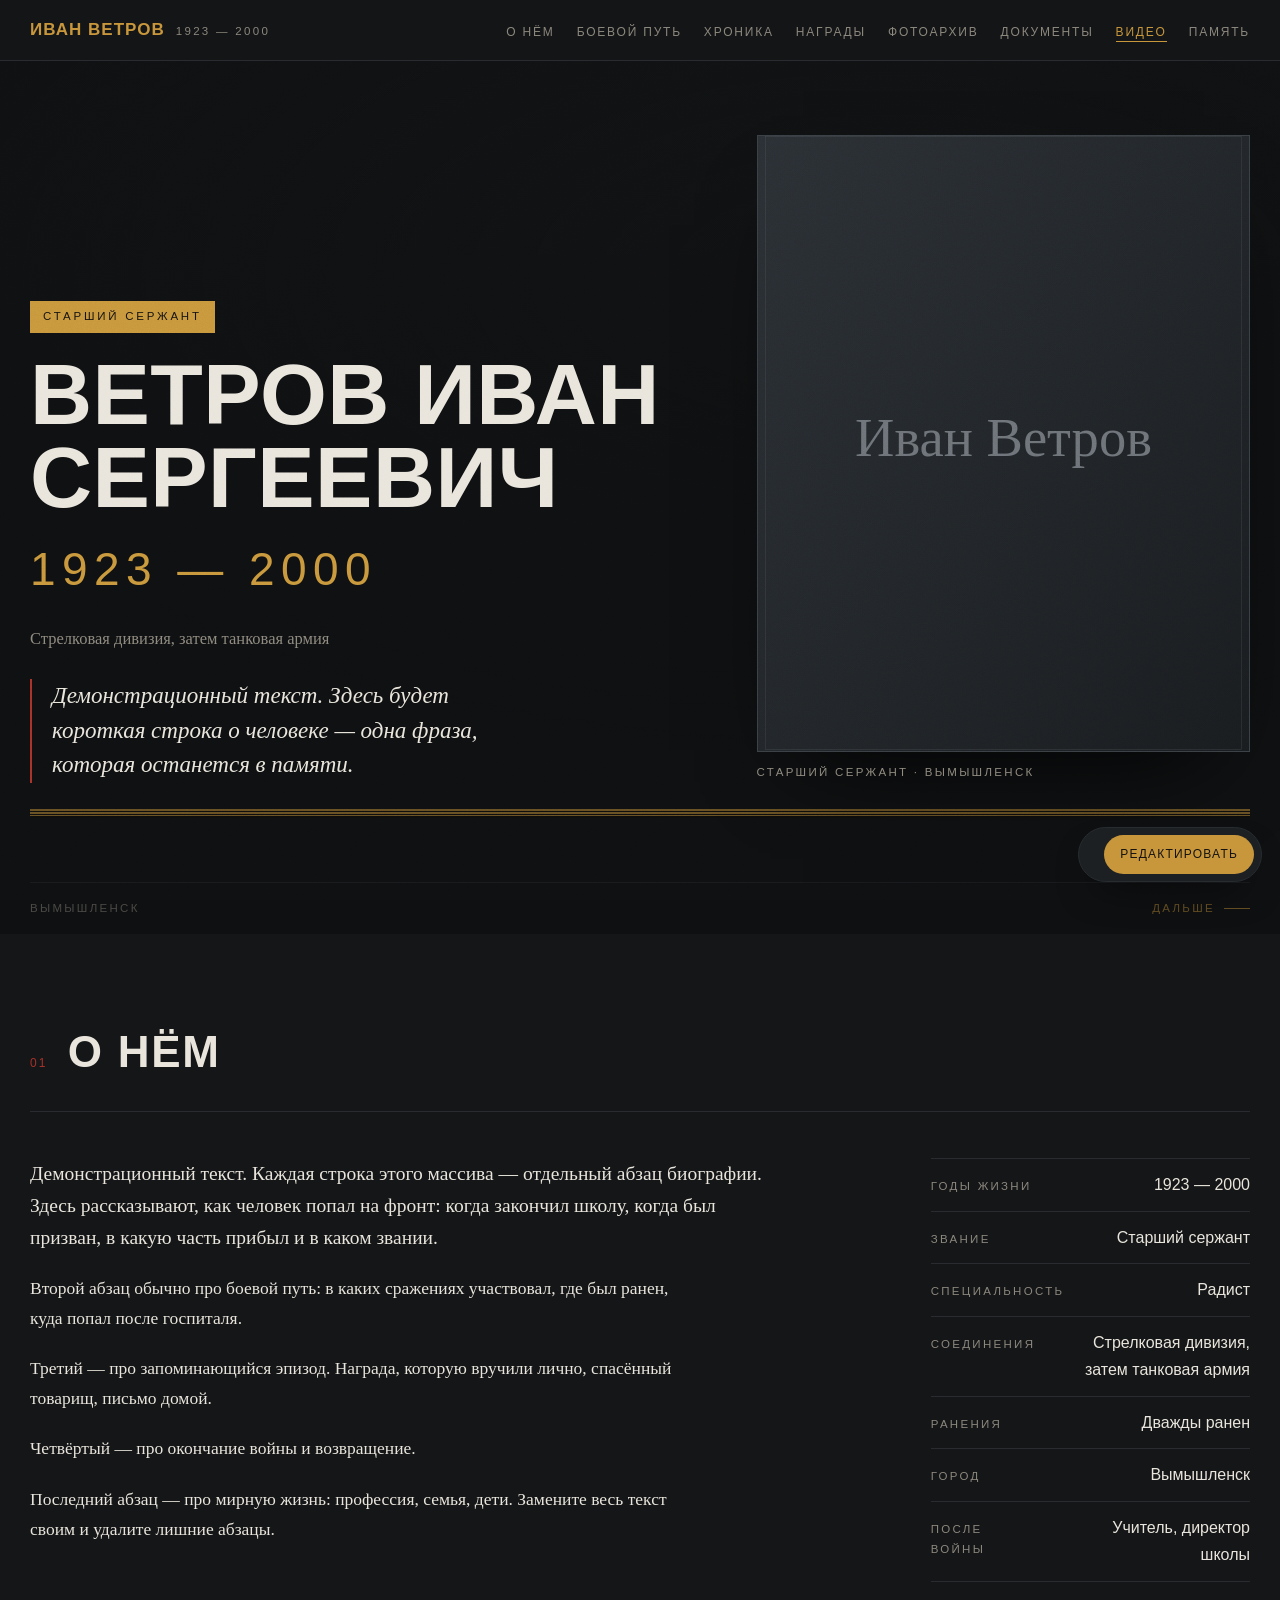
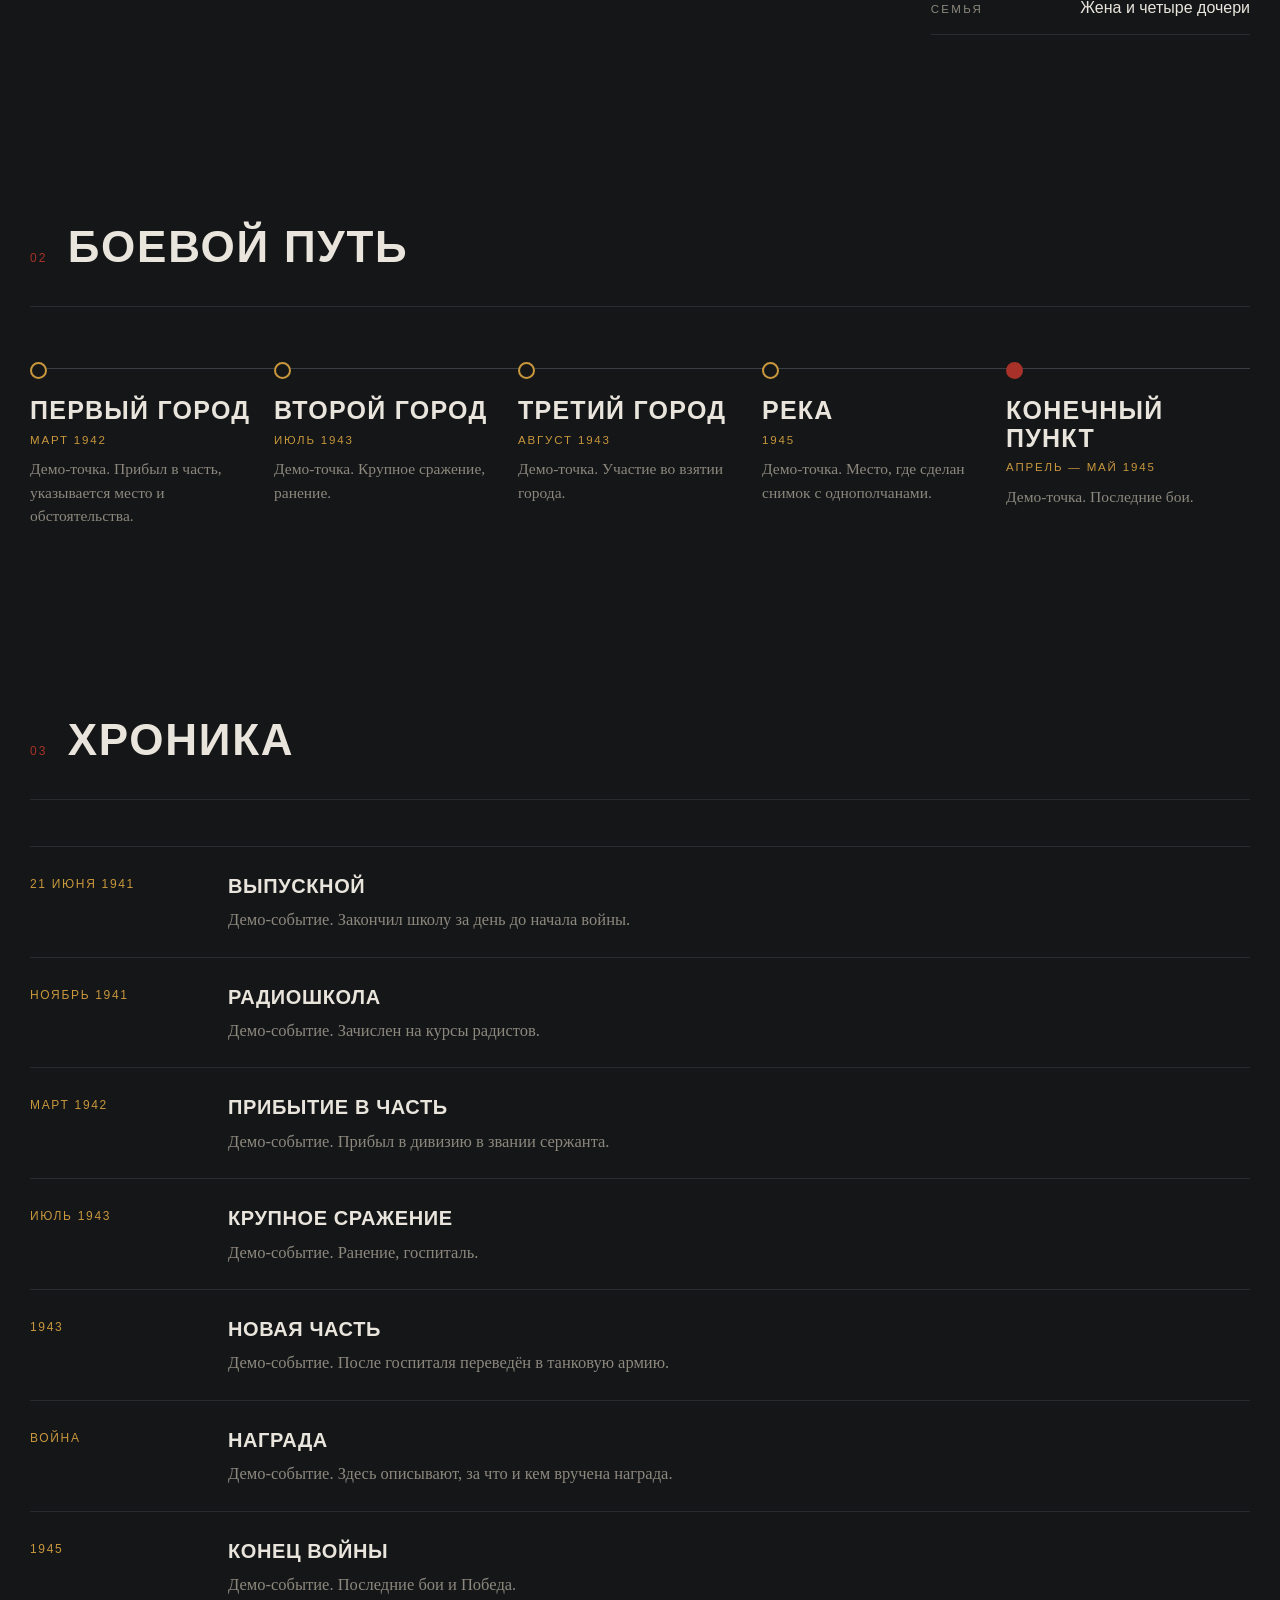
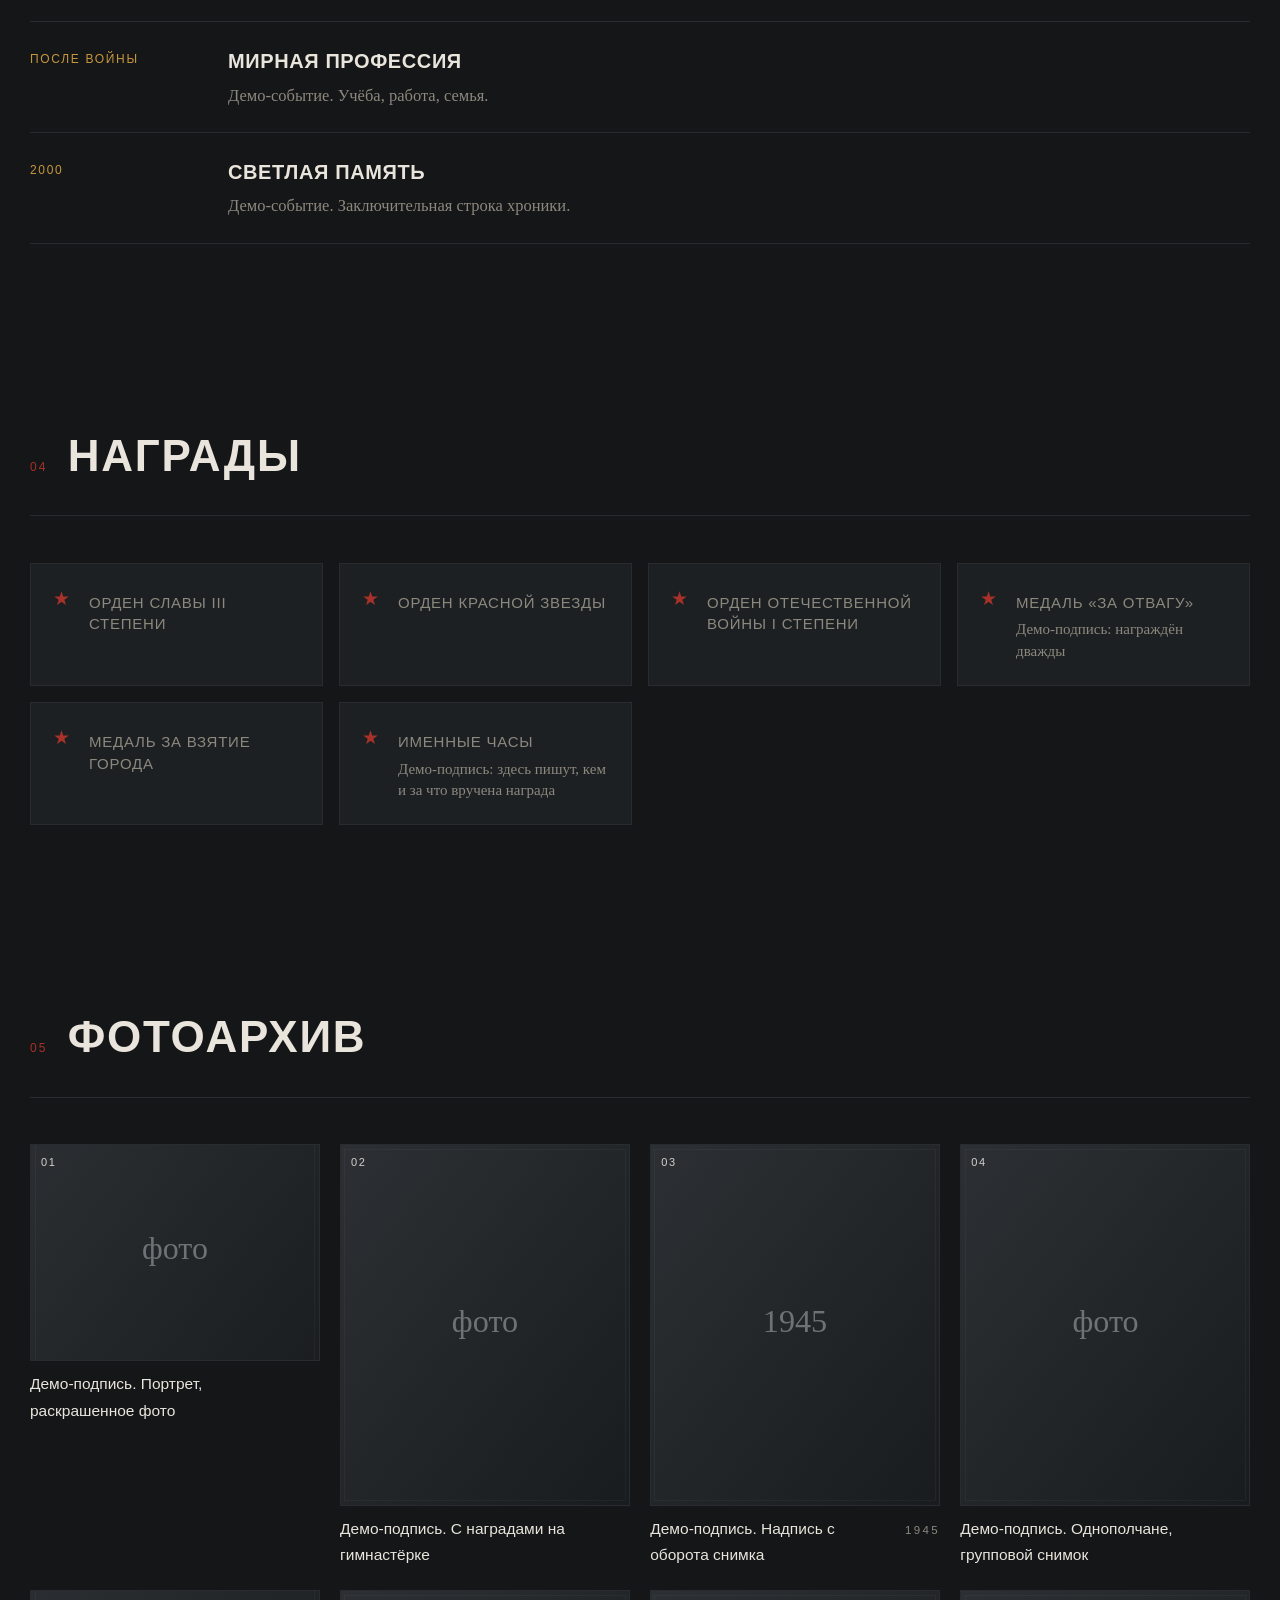
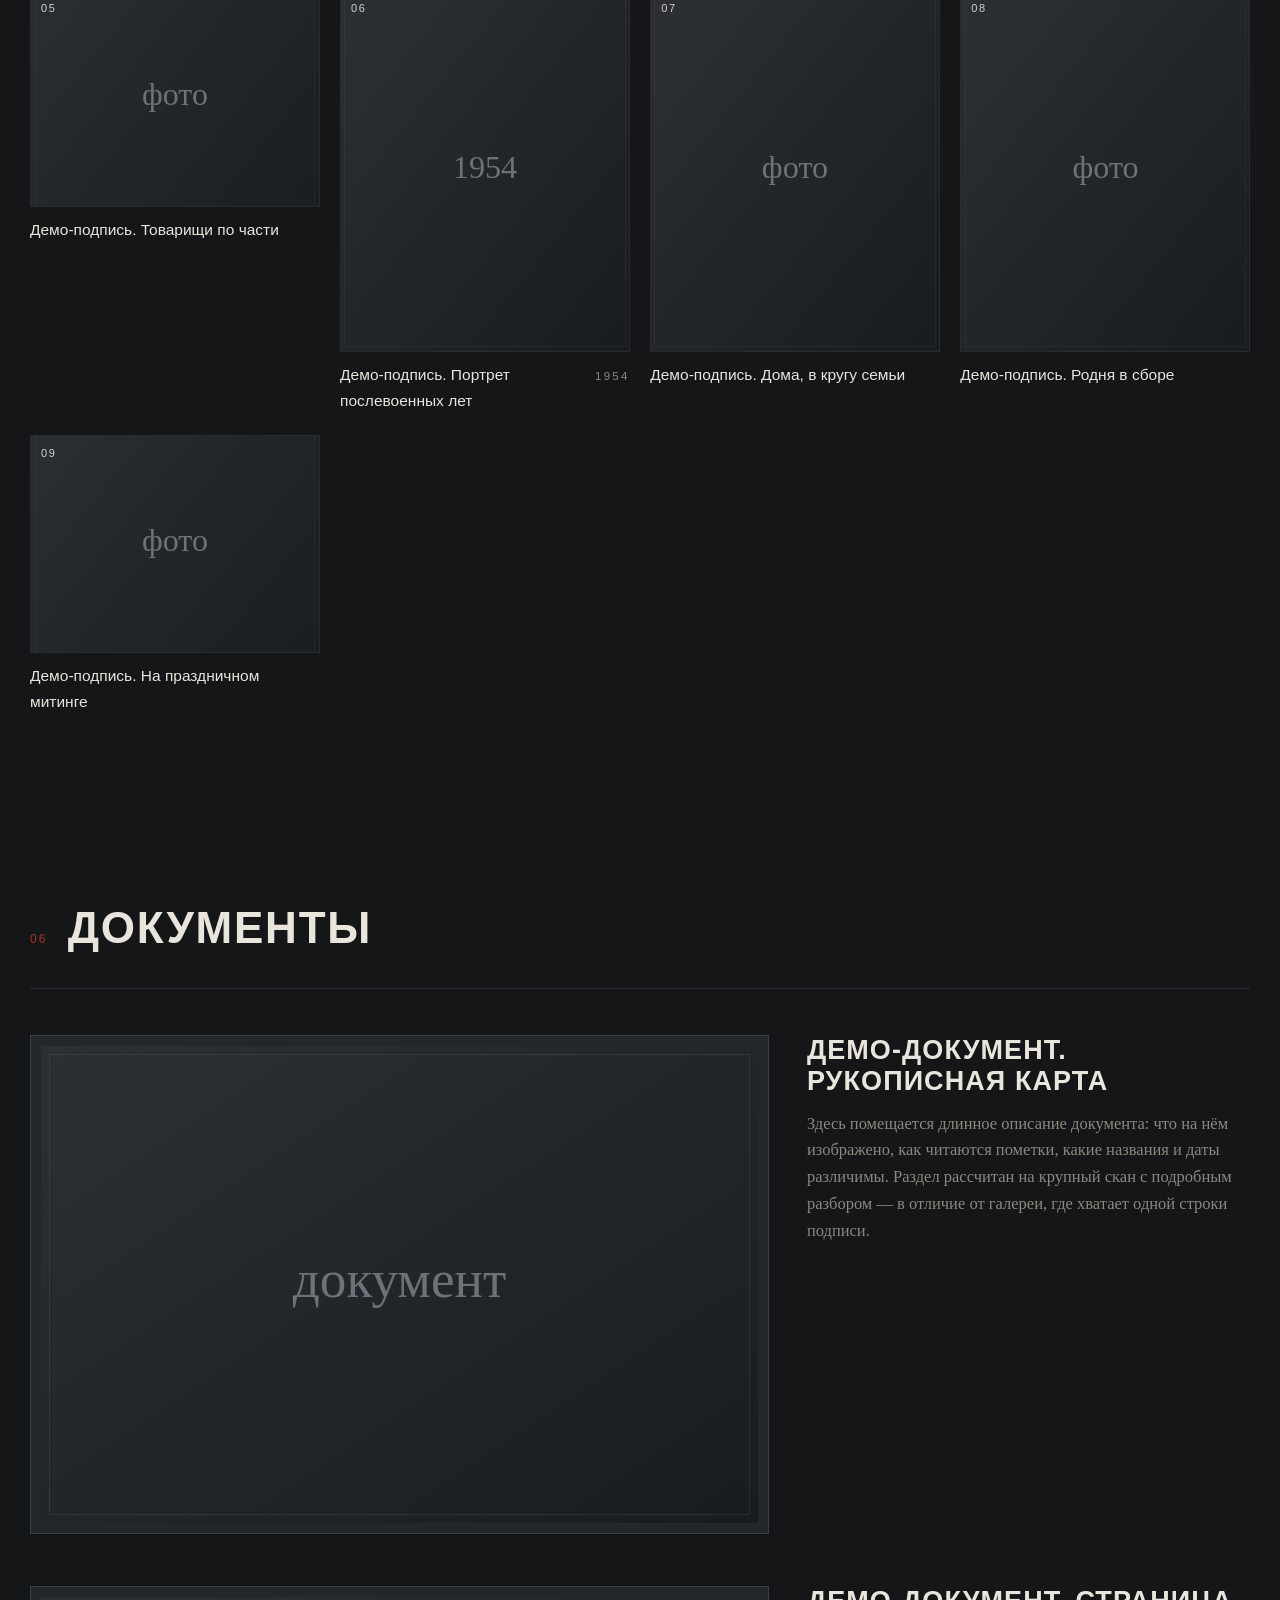
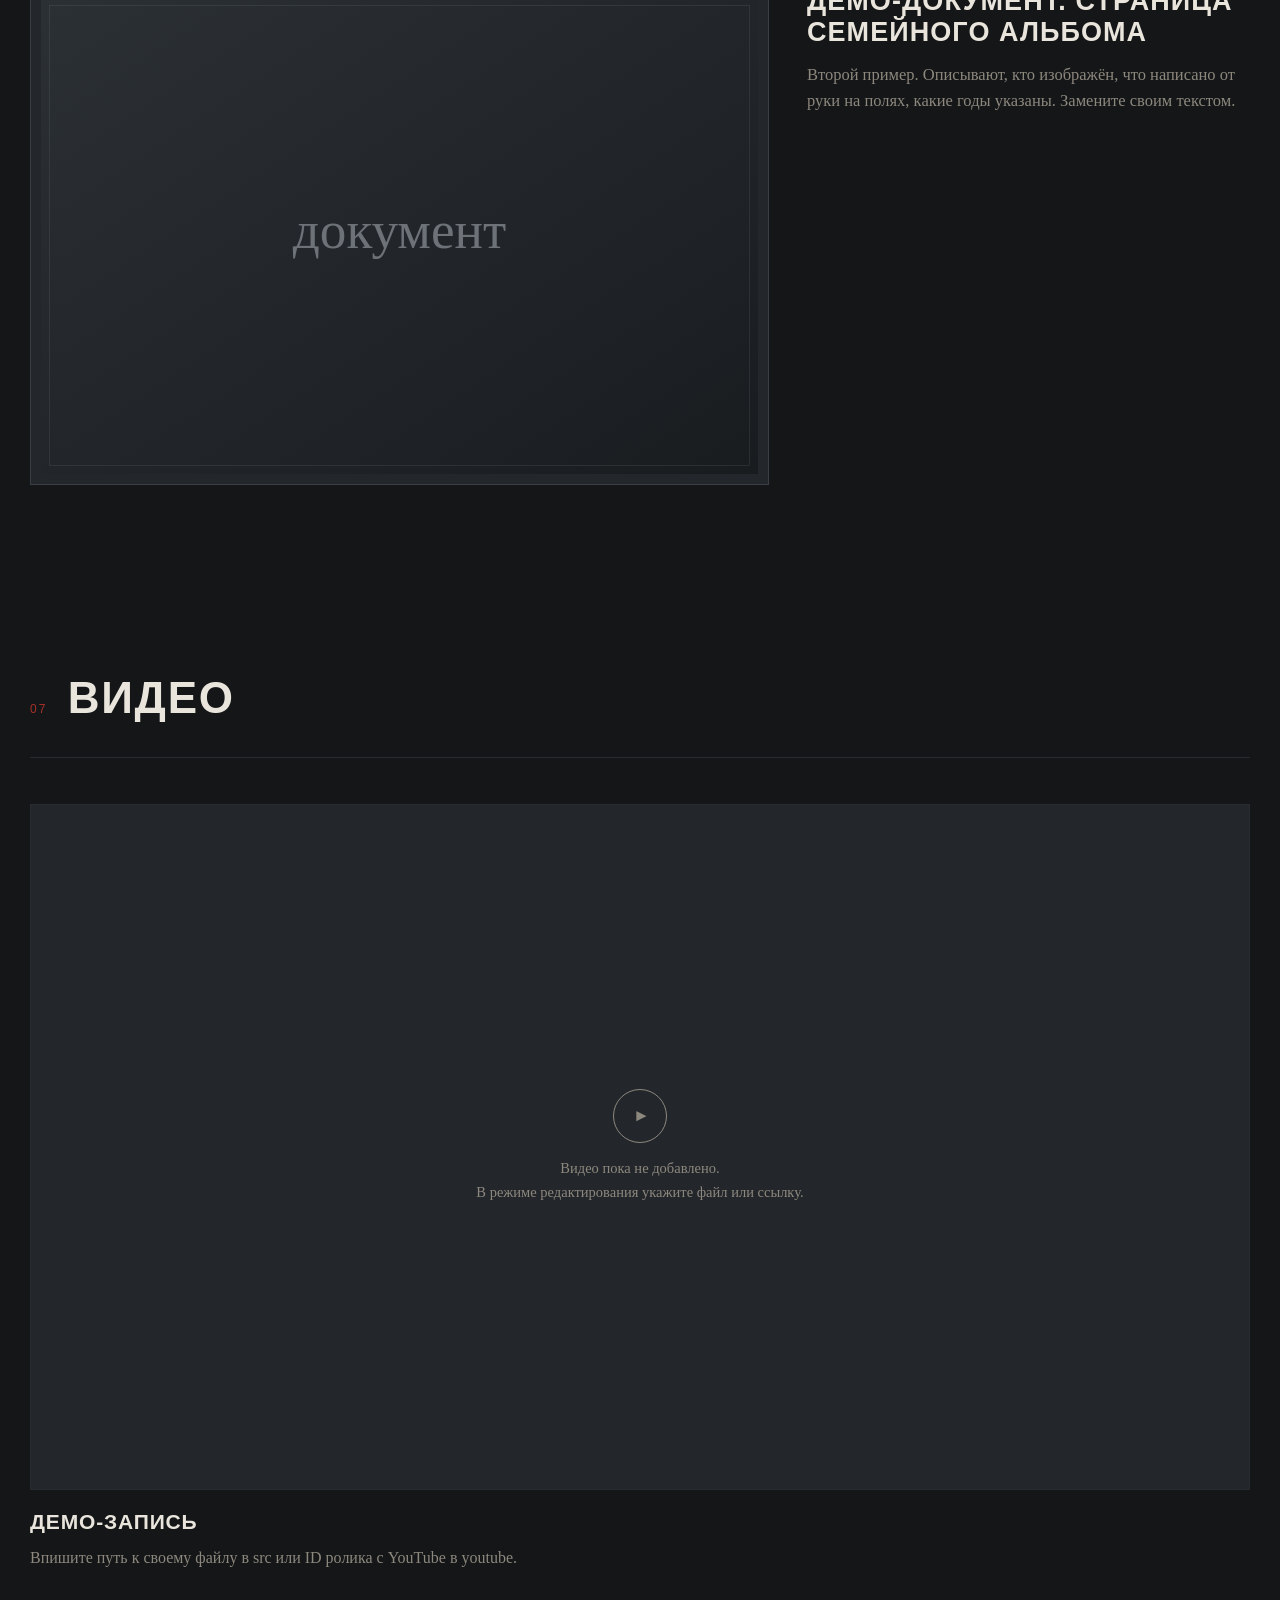
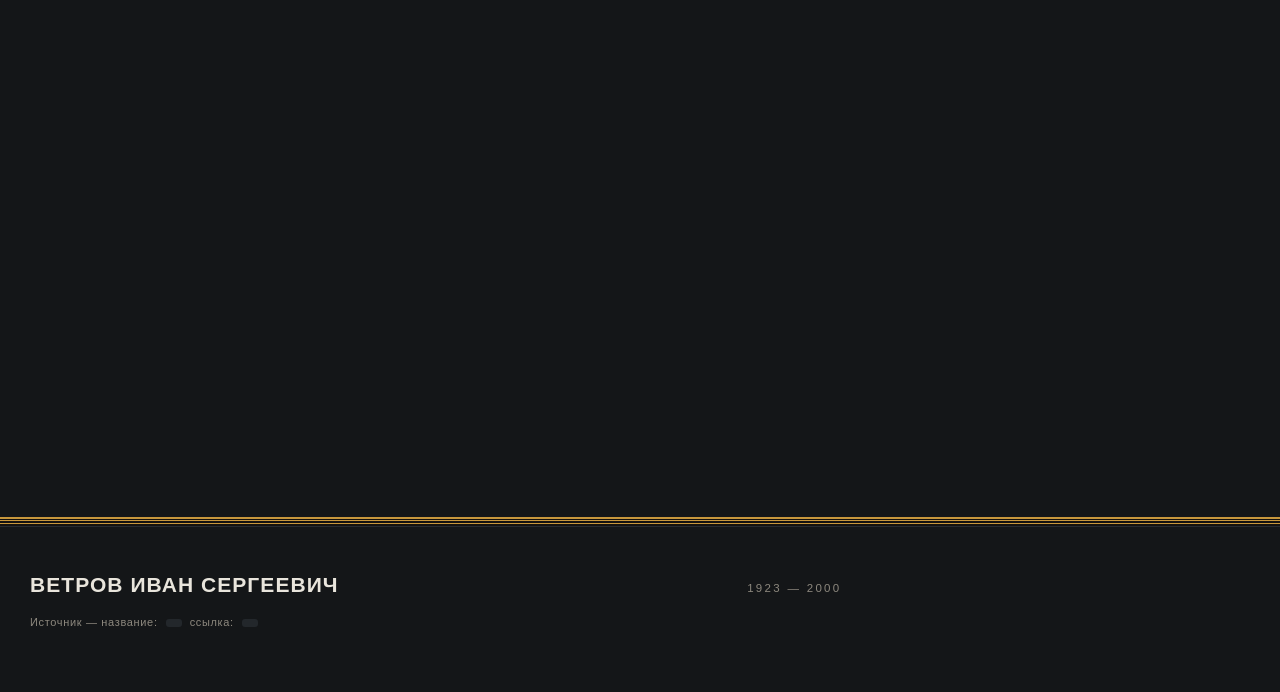
<file: www/pamyat/site-5-war/index.html>
<!DOCTYPE html>
<html lang="ru">
<head>
<meta charset="utf-8">
<meta name="viewport" content="width=device-width, initial-scale=1">
<title>Ветров Иван Сергеевич · 1923—2000</title>

<!--
================================================================================
  САЙТ ПАМЯТИ — дизайн №5 «Фронт»

  ДЕМОНСТРАЦИОННЫЕ ДАННЫЕ. Иван Сергеевич Ветров — вымышленный персонаж,
  как и Николай Ветров в остальных четырёх шаблонах. Имена, даты, части
  и подписи к снимкам придуманы, чтобы показать все разделы шаблона.
  Заменяйте их своими.

  ДВА СПОСОБА ОБНОВИТЬ САЙТ
  ─────────────────────────
  1. ПРЯМО В БРАУЗЕРЕ (проще).
     Нажмите «Редактировать» внизу справа. Тексты правятся по клику,
     у фотографий и видео — свои подписи, блоки добавляются, удаляются
     и переставляются кнопками. Потом «Сохранить файл» — браузер отдаст
     готовый index.html, положите его вместо старого.

  2. В ТЕКСТОВОМ РЕДАКТОРЕ.
     БЛОК 1 (сразу под этим комментарием) — все тексты, фото, видео.
     БЛОК 2 (палитра в <style>) — цвета и шрифты.

  Фотографии и видео кладите рядом, в папку media/. В репозитории её нет:
  пока файла нет, на его месте рисуется заглушка — шаблон не ломается.
  Этот сайт устроен как остальные, но у него есть свои разделы:
  «Боевой путь», «Награды» и «Документы».
================================================================================
-->

<!-- ============================================================ -->
<!-- БЛОК 1. ДАННЫЕ. МЕНЯЙТЕ ТОЛЬКО ТЕКСТ В КАВЫЧКАХ.             -->
<!-- ============================================================ -->
<script id="data">
const DATA = {

  /* --- Шапка и обложка --- */
  name:     "Ветров Иван Сергеевич",
  short:    "Иван Ветров",
  years:    "1923 — 2000",
  born:     "1923",
  died:     "2000",
  rank:     "Старший сержант",
  unit:     "Стрелковая дивизия, затем танковая армия",
  place:    "Вымышленск",
  epitaph:  "Демонстрационный текст. Здесь будет короткая строка о человеке — одна фраза, которая останется в памяти.",

  portrait: "",   // главный портрет: положите файл в media/ и впишите путь
  cover:    "",   // фон обложки: пока пусто — рисуется градиент

  /* --- Биография --- */
  about: [
    "Демонстрационный текст. Каждая строка этого массива — отдельный абзац биографии. Здесь рассказывают, как человек попал на фронт: когда закончил школу, когда был призван, в какую часть прибыл и в каком звании.",
    "Второй абзац обычно про боевой путь: в каких сражениях участвовал, где был ранен, куда попал после госпиталя.",
    "Третий — про запоминающийся эпизод. Награда, которую вручили лично, спасённый товарищ, письмо домой.",
    "Четвёртый — про окончание войны и возвращение.",
    "Последний абзац — про мирную жизнь: профессия, семья, дети. Замените весь текст своим и удалите лишние абзацы."
  ],

  /* --- Короткие факты --- */
  facts: [
    { k: "Годы жизни",  v: "1923 — 2000" },
    { k: "Звание",      v: "Старший сержант" },
    { k: "Специальность", v: "Радист" },
    { k: "Соединения",  v: "Стрелковая дивизия, затем танковая армия" },
    { k: "Ранения",     v: "Дважды ранен" },
    { k: "Город",       v: "Вымышленск" },
    { k: "После войны", v: "Учитель, директор школы" },
    { k: "Семья",       v: "Жена и четыре дочери" }
  ],

  /* --- Боевой путь: остановки на карте войны --- */
  route: [
    { place: "Первый город", date: "март 1942",        note: "Демо-точка. Прибыл в часть, указывается место и обстоятельства." },
    { place: "Второй город", date: "июль 1943",        note: "Демо-точка. Крупное сражение, ранение." },
    { place: "Третий город", date: "август 1943",      note: "Демо-точка. Участие во взятии города." },
    { place: "Река",         date: "1945",             note: "Демо-точка. Место, где сделан снимок с однополчанами." },
    { place: "Конечный пункт", date: "апрель — май 1945", note: "Демо-точка. Последние бои." }
  ],

  /* --- Хроника жизни --- */
  timeline: [
    { year: "21 июня 1941", title: "Выпускной",       text: "Демо-событие. Закончил школу за день до начала войны." },
    { year: "Ноябрь 1941",  title: "Радиошкола",      text: "Демо-событие. Зачислен на курсы радистов." },
    { year: "Март 1942",    title: "Прибытие в часть", text: "Демо-событие. Прибыл в дивизию в звании сержанта." },
    { year: "Июль 1943",    title: "Крупное сражение", text: "Демо-событие. Ранение, госпиталь." },
    { year: "1943",         title: "Новая часть",     text: "Демо-событие. После госпиталя переведён в танковую армию." },
    { year: "Война",        title: "Награда",         text: "Демо-событие. Здесь описывают, за что и кем вручена награда." },
    { year: "1945",         title: "Конец войны",     text: "Демо-событие. Последние бои и Победа." },
    { year: "После войны",  title: "Мирная профессия", text: "Демо-событие. Учёба, работа, семья." },
    { year: "2000",         title: "Светлая память",  text: "Демо-событие. Заключительная строка хроники." }
  ],

  /* --- Награды --- */
  awards: [
    { name: "Орден Славы III степени",        note: "" },
    { name: "Орден Красной Звезды",           note: "" },
    { name: "Орден Отечественной войны I степени", note: "" },
    { name: "Медаль «За отвагу»",             note: "Демо-подпись: награждён дважды" },
    { name: "Медаль за взятие города",        note: "" },
    { name: "Именные часы",                   note: "Демо-подпись: здесь пишут, кем и за что вручена награда" }
  ],

  /* --- Фотоархив --- */
  gallery: [
    { src: "", caption: "Демо-подпись. Портрет, раскрашенное фото",        year: "" },
    { src: "", caption: "Демо-подпись. С наградами на гимнастёрке",         year: "" },
    { src: "", caption: "Демо-подпись. Надпись с оборота снимка",           year: "1945" },
    { src: "", caption: "Демо-подпись. Однополчане, групповой снимок",      year: "" },
    { src: "", caption: "Демо-подпись. Товарищи по части",                  year: "" },
    { src: "", caption: "Демо-подпись. Портрет послевоенных лет",           year: "1954" },
    { src: "", caption: "Демо-подпись. Дома, в кругу семьи",                year: "" },
    { src: "", caption: "Демо-подпись. Родня в сборе",                      year: "" },
    { src: "", caption: "Демо-подпись. На праздничном митинге",             year: "" }
  ],

  /* --- Документы: крупные сканы с подробным описанием --- */
  documents: [
    { src: "", caption: "Демо-документ. Рукописная карта",
      text: "Здесь помещается длинное описание документа: что на нём изображено, как читаются пометки, какие названия и даты различимы. Раздел рассчитан на крупный скан с подробным разбором — в отличие от галереи, где хватает одной строки подписи." },
    { src: "", caption: "Демо-документ. Страница семейного альбома",
      text: "Второй пример. Описывают, кто изображён, что написано от руки на полях, какие годы указаны. Замените своим текстом." }
  ],

  /* --- Видео. Либо src (свой файл), либо youtube (ID ролика) --- */
  videos: [
    { src: "", youtube: "", poster: "", title: "Демо-запись",
      text: "Впишите путь к своему файлу в src или ID ролика с YouTube в youtube." }
  ],

  /* --- Слово семьи --- */
  memories: [
    { author: "Семья", relation: "дети, внуки и правнуки",
      text: "Мы, дети, внуки и правнуки, помним и гордимся нашим легендарным отцом, дедом и прадедом. Светлая память!" }
  ],

  /* --- Источник сведений --- */
  source: { title: "", url: "" },

  /* --- Подписи разделов --- */
  labels: {
    about: "О нём", route: "Боевой путь", timeline: "Хроника", awards: "Награды",
    gallery: "Фотоархив", documents: "Документы", video: "Видео", memories: "Память"
  }
};
</script>

<style>
/* ================================================================ */
/* БЛОК 2. ЦВЕТА И ШРИФТЫ. Меняйте значения справа от двоеточия.     */
/* ================================================================ */
:root{
  --bg:#141618;        /* фон страницы            */
  --panel:#1c2023;     /* фон карточек            */
  --ink:#e9e5dc;       /* основной текст          */
  --soft:#8d887e;      /* второстепенный текст    */
  --line:#282c30;      /* линии                   */
  --hair:#3a3f45;      /* линии посветлее         */
  --accent:#c8973c;    /* золото георгиевской ленты */
  --spot:#a83229;      /* красный (звезда)        */
  --tint:#23272b;      /* подложка под фото       */
  --serif:Georgia,"Times New Roman",serif;
  --cond:"Arial Narrow","Helvetica Neue",Arial,sans-serif;
  --sans:-apple-system,"Segoe UI",Roboto,Arial,sans-serif;
  --ph-a:#2b3035; --ph-b:#191c1f; --ph-ink:#6d7278;
}

/* ================================================================ */
/* Дальше — движок и оформление. Правки не обязательны.              */
/* ================================================================ */
*{box-sizing:border-box}
html{scroll-behavior:smooth}
body{margin:0;background:var(--bg);color:var(--ink);font-family:var(--serif);
  font-size:17.5px;line-height:1.72;-webkit-font-smoothing:antialiased;overflow-x:hidden}
img{display:block;max-width:100%}
a{color:var(--accent);text-decoration:none}
a:hover{opacity:.8}
button{font:inherit;color:inherit}
.wrap{width:min(1220px,100% - 56px);margin-inline:auto}
@media(max-width:640px){.wrap{width:min(1220px,100% - 34px)}}

/* георгиевская лента */
.ribbon{height:9px;background:linear-gradient(to bottom,
  #c8973c 0 18%,#141210 18% 33%,#c8973c 33% 50%,
  #141210 50% 67%,#c8973c 67% 82%,#141210 82% 100%)}

/* зерно */
.grain{position:fixed;inset:0;z-index:6;pointer-events:none;opacity:.5;mix-blend-mode:overlay;
  background-image:url("data:image/svg+xml,%3Csvg xmlns='http://www.w3.org/2000/svg' width='140' height='140'%3E%3Cfilter id='n'%3E%3CfeTurbulence type='fractalNoise' baseFrequency='.85' numOctaves='3'/%3E%3C/filter%3E%3Crect width='100%25' height='100%25' filter='url(%23n)' opacity='.3'/%3E%3C/svg%3E")}

.micro{font-family:var(--sans);font-size:11.5px;letter-spacing:.2em;
  text-transform:uppercase;color:var(--soft)}

/* ---------------- шапка ---------------- */
.nav{position:sticky;top:0;z-index:30;background:rgba(20,22,24,.93);
  backdrop-filter:blur(12px);border-bottom:1px solid var(--line)}
.nav .wrap{display:flex;align-items:center;gap:26px;height:60px}
.brand{display:flex;align-items:baseline;gap:11px;margin-right:auto;white-space:nowrap}
.brand b{font-family:var(--cond);font-weight:700;font-size:17px;letter-spacing:.06em;text-transform:uppercase}
.nav menu{display:flex;gap:22px;margin:0;padding:0;list-style:none;
  overflow-x:auto;scrollbar-width:none}
.nav menu::-webkit-scrollbar{display:none}
.nav menu a{font-family:var(--sans);font-size:12px;letter-spacing:.15em;text-transform:uppercase;
  color:var(--soft);white-space:nowrap;padding-bottom:2px;border-bottom:1px solid transparent}
.nav menu a:hover,.nav menu a.on{color:var(--accent);border-color:var(--accent);opacity:1}
@media(max-width:900px){.brand b{display:none}}

/* ---------------- обложка ---------------- */
.hero{position:relative;overflow:hidden;padding:74px 0 0}
.hero-bg{position:absolute;inset:0;background:var(--cover) center/cover no-repeat;
  filter:grayscale(.6) contrast(1.1);opacity:.5}
.hero-bg::after{content:"";position:absolute;inset:0;background:
  radial-gradient(120% 80% at 70% 25%,rgba(20,22,24,.25),rgba(20,22,24,.93) 70%),
  linear-gradient(rgba(20,22,24,.55),rgba(20,22,24,.99))}
.hero-in{position:relative;display:grid;grid-template-columns:1.15fr .85fr;
  gap:clamp(30px,4.6vw,64px);align-items:end}
@media(max-width:920px){.hero-in{grid-template-columns:1fr}}
.hero .rank{display:inline-block;font-family:var(--sans);font-size:11.5px;
  letter-spacing:.24em;text-transform:uppercase;color:#151312;background:var(--accent);
  padding:6px 13px;margin-bottom:20px}
h1{font-family:var(--cond);font-weight:700;margin:0;text-transform:uppercase;
  font-size:clamp(38px,7.4vw,86px);line-height:.97;letter-spacing:.005em}
.lifespan{font-family:var(--cond);font-size:clamp(26px,4vw,46px);color:var(--accent);
  margin:10px 0 0;letter-spacing:.14em}
.unit{color:var(--soft);margin:16px 0 0;font-size:16.5px;max-width:32em}
.hero-quote{margin:26px 0 0;max-width:27em;border-left:2px solid var(--spot);padding-left:20px}
.hero-quote p{margin:0;font-style:italic;font-size:clamp(18px,2.1vw,23px);line-height:1.5}
.hero-fig{margin:0;position:relative}
.hero-fig .frame{aspect-ratio:4/5;overflow:hidden;background:var(--tint);
  border:1px solid var(--hair);box-shadow:0 44px 90px -46px #000}
.hero-fig .frame img{width:100%;height:100%;object-fit:cover}
.hero-fig figcaption{margin-top:11px}
@media(max-width:920px){.hero-fig{max-width:320px}}
.hero-foot{display:flex;justify-content:space-between;align-items:center;gap:20px;
  flex-wrap:wrap;margin-top:clamp(34px,5vw,64px);padding:16px 0;border-top:1px solid var(--line)}
.cue{display:inline-flex;align-items:center;gap:9px}
.cue i{width:26px;height:1px;background:currentColor;display:block;animation:slide 2.4s infinite ease-in-out}
@keyframes slide{0%,100%{transform:translateX(0);opacity:.45}50%{transform:translateX(7px);opacity:1}}
.hero .ribbon{margin-top:26px}

/* ---------------- секции ---------------- */
.block{padding:clamp(58px,7.4vw,100px) 0}
.head{display:grid;grid-template-columns:auto 1fr;align-items:baseline;gap:20px;
  margin-bottom:clamp(30px,3.6vw,50px)}
.head .num{font-family:var(--sans);font-size:12px;letter-spacing:.18em;color:var(--spot)}
.head h2{font-family:var(--cond);font-weight:700;margin:0;line-height:1.05;
  text-transform:uppercase;letter-spacing:.04em;font-size:clamp(27px,4vw,44px)}
.head .rule{grid-column:1/-1;height:1px;background:var(--line);margin-top:16px}

/* биография */
.about{display:grid;grid-template-columns:1.45fr .55fr;gap:clamp(32px,4.6vw,64px);align-items:start}
@media(max-width:920px){.about{grid-template-columns:1fr}}
.bio p{margin:0 0 20px;max-width:38em}
.bio .item:first-child p{font-size:19.5px;line-height:1.62}
.fact{display:flex;justify-content:space-between;gap:18px;padding:12px 0;
  border-bottom:1px solid var(--line);align-items:baseline}
.fact:first-child{border-top:1px solid var(--line)}
.fact b{font-weight:400;text-align:right;font-size:16px;font-family:var(--sans)}

/* боевой путь */
.route{display:grid;grid-auto-flow:column;grid-auto-columns:1fr;gap:0;position:relative}
.route::before{content:"";position:absolute;left:0;right:0;top:15px;height:1px;background:var(--hair)}
@media(max-width:900px){
  .route{grid-auto-flow:row;grid-auto-columns:auto}
  .route::before{left:15px;right:auto;top:0;bottom:0;width:1px;height:auto}
}
.stop{position:relative;padding:44px 22px 0 0}
@media(max-width:900px){.stop{padding:0 0 26px 42px}}
.stop::before{content:"";position:absolute;top:9px;left:0;width:13px;height:13px;
  border-radius:50%;background:var(--bg);border:2px solid var(--accent)}
@media(max-width:900px){.stop::before{top:5px}}
.stop:last-child::before{background:var(--spot);border-color:var(--spot)}
.stop .pl{font-family:var(--cond);font-weight:700;text-transform:uppercase;
  font-size:clamp(19px,2.2vw,25px);letter-spacing:.05em;line-height:1.1}
.stop .dt{color:var(--accent);font-family:var(--sans);font-size:11.5px;
  letter-spacing:.16em;text-transform:uppercase;margin:6px 0 7px}
.stop .nt{color:var(--soft);font-size:15.5px;line-height:1.5}

/* хроника */
.tl-item{position:relative;display:grid;grid-template-columns:170px 1fr;gap:28px;
  padding:22px 0;border-top:1px solid var(--line);transition:background .35s}
.tl-item:last-child{border-bottom:1px solid var(--line)}
.tl-item:hover{background:linear-gradient(90deg,rgba(200,151,60,.07),transparent 60%)}
@media(max-width:640px){.tl-item{grid-template-columns:1fr;gap:4px}}
.tl-year{font-family:var(--sans);font-size:12px;letter-spacing:.14em;text-transform:uppercase;
  color:var(--accent);padding-top:5px}
.tl-title{font-family:var(--cond);font-weight:700;text-transform:uppercase;
  font-size:20px;letter-spacing:.03em;margin-bottom:3px}
.tl-text{color:var(--soft);font-size:16.5px;max-width:46em}

/* награды */
.awards{display:grid;grid-template-columns:repeat(auto-fit,minmax(280px,1fr));gap:16px}
.award{position:relative;margin:0;background:var(--panel);border:1px solid var(--line);
  padding:22px 24px 22px 58px}
.award::before{content:"★";position:absolute;left:22px;top:19px;color:var(--spot);font-size:19px}
.award b{display:block;font-weight:400;font-family:var(--cond);text-transform:uppercase;
  letter-spacing:.04em;font-size:19px;line-height:1.25}
.award span{display:block;color:var(--soft);font-size:15px;margin-top:6px;line-height:1.45}

/* фотоархив */
.gal{display:grid;grid-template-columns:repeat(auto-fill,minmax(250px,1fr));gap:clamp(14px,1.6vw,22px)}
.shot{margin:0;position:relative}
.shot .frame{position:relative;overflow:hidden;background:var(--tint);
  border:1px solid var(--line);aspect-ratio:4/5;cursor:zoom-in}
.shot:nth-child(4n+1) .frame{aspect-ratio:4/3}
.shot .frame img{width:100%;height:100%;object-fit:cover;
  transition:transform .7s cubic-bezier(.2,.7,.3,1),filter .5s;filter:saturate(.85)}
.shot .frame:hover img{transform:scale(1.04);filter:none}
.shot figcaption{display:flex;justify-content:space-between;gap:14px;
  align-items:baseline;padding-top:10px}
.shot figcaption b{font-weight:400;font-size:15.5px;font-family:var(--sans)}
.shot .n{position:absolute;top:9px;left:11px;z-index:2;font-family:var(--sans);
  font-size:11px;letter-spacing:.14em;color:#fff;mix-blend-mode:difference}

/* документы */
.docs{display:grid;gap:clamp(30px,4vw,54px)}
.doc{margin:0;display:grid;grid-template-columns:1.25fr .75fr;
  gap:clamp(22px,3vw,44px);align-items:start;position:relative}
@media(max-width:900px){.doc{grid-template-columns:1fr}}
.doc .frame{background:var(--tint);border:1px solid var(--hair);padding:10px;cursor:zoom-in}
.doc .frame img{width:100%;height:auto}
.doc h3{font-family:var(--cond);font-weight:700;text-transform:uppercase;letter-spacing:.04em;
  font-size:clamp(21px,2.4vw,27px);margin:0 0 14px;line-height:1.15}
.doc p{margin:0;color:var(--soft);font-size:16.5px;line-height:1.62}

/* видео */
.videos{display:grid;gap:36px}
.vcard{margin:0}
.vbox{position:relative;aspect-ratio:16/9;background:var(--tint);
  border:1px solid var(--line);overflow:hidden}
.vbox video,.vbox iframe{width:100%;height:100%;border:0;display:block}
.vstub{position:absolute;inset:0;display:grid;place-content:center;justify-items:center;
  gap:13px;text-align:center;padding:22px;color:var(--soft);font-size:14.5px}
.vstub .play{width:54px;height:54px;border-radius:50%;border:1px solid currentColor;
  display:grid;place-content:center;font-size:17px;padding-left:3px}
.vmeta{padding-top:14px}
.vmeta h3{font-family:var(--cond);font-weight:700;text-transform:uppercase;letter-spacing:.04em;
  font-size:21px;margin:0 0 4px}
.vmeta p{margin:0;color:var(--soft);font-size:16px}

/* память */
.mem{display:grid;gap:20px;justify-items:center;text-align:center}
.memo{margin:0;max-width:44em}
.memo p{margin:0 0 18px;font-style:italic;font-size:clamp(20px,2.6vw,28px);line-height:1.5}
.memo .who b{font-weight:400;font-family:var(--sans);font-size:13px;
  letter-spacing:.2em;text-transform:uppercase}
.memo .who span{color:var(--soft);font-family:var(--sans);font-size:13px;
  letter-spacing:.14em;text-transform:uppercase}

/* подвал */
footer{border-top:1px solid var(--line);padding:40px 0 60px}
footer .wrap{display:flex;justify-content:space-between;gap:22px;flex-wrap:wrap;align-items:baseline}
footer .fname{font-family:var(--cond);font-weight:700;text-transform:uppercase;
  letter-spacing:.05em;font-size:21px}

/* лайтбокс */
.lb{position:fixed;inset:0;z-index:80;display:none;align-items:center;justify-content:center;
  padding:clamp(18px,4vw,56px);background:rgba(8,9,10,.97)}
.lb.on{display:flex}
.lb img{max-width:100%;max-height:82vh;object-fit:contain}
.lb .cap{position:absolute;left:0;right:0;bottom:22px;text-align:center;padding:0 20px}
.lb button{position:absolute;background:none;border:0;cursor:pointer;font-size:30px;
  line-height:1;padding:14px;opacity:.65;transition:.2s}
.lb button:hover{opacity:1;color:var(--accent)}
.lb .prev{left:2px;top:50%;transform:translateY(-50%)}
.lb .next{right:2px;top:50%;transform:translateY(-50%)}
.lb .close{right:6px;top:4px;font-size:26px}

/* появление */
.rv>*{opacity:0;transform:translateY(18px);
  transition:opacity .85s cubic-bezier(.2,.7,.3,1),transform .85s cubic-bezier(.2,.7,.3,1)}
.rv.in>*{opacity:1;transform:none}
.rv.in>*:nth-child(2){transition-delay:.07s}
.rv.in>*:nth-child(3){transition-delay:.13s}
@media(prefers-reduced-motion:reduce){
  .rv>*{opacity:1;transform:none;transition:none}
  .cue i{animation:none}
}

/* ================================================================ */
/* РЕДАКТОР                                                         */
/* ================================================================ */
.editbar{position:fixed;right:18px;bottom:18px;z-index:70;display:flex;align-items:center;
  gap:8px;padding:7px;background:var(--panel);border:1px solid var(--line);
  border-radius:100px;box-shadow:0 18px 40px -20px #000;max-width:calc(100vw - 36px)}
.editbar button{border:0;background:none;cursor:pointer;padding:9px 16px;border-radius:100px;
  font-family:var(--sans);font-size:12px;letter-spacing:.1em;text-transform:uppercase;
  white-space:nowrap;transition:.2s}
.editbar button:hover{background:var(--tint)}
.editbar .primary{background:var(--accent);color:#151312}
.editbar .primary:hover{background:var(--accent);opacity:.88}
.editbar .grp{display:none;align-items:center;gap:4px}
body.editing .editbar .grp{display:flex}
.editbar .st{font-family:var(--sans);font-size:11px;color:var(--soft);
  padding-right:10px;white-space:nowrap}
@media(max-width:700px){
  .editbar{left:12px;right:12px;bottom:12px;justify-content:center;flex-wrap:wrap;border-radius:14px}
  .editbar .st{width:100%;text-align:center;padding:0 0 4px}
}
body.editing [data-bind]{outline:1px dashed var(--hair);outline-offset:3px;border-radius:2px;
  min-width:1.5em;min-height:1em;cursor:text;transition:outline-color .2s}
body.editing [data-bind]:hover{outline-color:var(--accent)}
body.editing [data-bind]:focus{outline:2px solid var(--accent);outline-offset:3px}
body.editing [data-bind]:empty::before{content:attr(data-ph);color:var(--soft);opacity:.6}
.tools{display:none;gap:4px;position:absolute;z-index:4;top:8px;right:8px}
body.editing .item{position:relative}
body.editing .item>.tools{display:flex}
.tools button{width:30px;height:30px;padding:0;border:1px solid var(--line);
  background:var(--panel);cursor:pointer;font-size:13px;line-height:1;border-radius:4px;
  opacity:.6;transition:.18s}
.tools button:hover{opacity:1;border-color:var(--accent);color:var(--accent)}
.tools button[data-act="pic"]{width:auto;padding:0 9px;font-family:var(--sans);
  font-size:10.5px;letter-spacing:.08em;text-transform:uppercase}
.editonly{display:none}
body.editing .editonly{display:block}
body.editing .hideonedit{display:none}
.add{display:none;width:100%;margin-top:16px;padding:14px;cursor:pointer;
  border:1px dashed var(--hair);background:none;font-family:var(--sans);font-size:11.5px;
  letter-spacing:.14em;text-transform:uppercase;color:var(--soft);transition:.2s}
body.editing .add{display:block}
.add:hover{border-color:var(--accent);color:var(--accent)}
.srcrow{display:flex;flex-wrap:wrap;align-items:center;gap:8px;margin-top:10px;
  font-family:var(--sans);font-size:11px;letter-spacing:.06em;color:var(--soft)}
.srcrow [data-bind]{font-family:var(--sans);font-size:11.5px;letter-spacing:0;color:var(--ink);
  background:var(--tint);padding:4px 8px;border-radius:3px;word-break:break-all;max-width:100%}
.srcrow button{border:1px solid var(--line);background:var(--panel);cursor:pointer;
  padding:5px 11px;border-radius:3px;font-family:var(--sans);font-size:10.5px;
  letter-spacing:.08em;text-transform:uppercase}
.srcrow button:hover{border-color:var(--accent);color:var(--accent)}
.drop{outline:2px solid var(--accent) !important;outline-offset:4px}
</style>
</head>

<body>
<div class="grain"></div>

<header class="nav">
  <div class="wrap">
    <a class="brand" href="#top"><b id="brandName"></b><span class="micro" id="brandYears"></span></a>
    <menu id="nav"></menu>
  </div>
</header>

<section class="hero" id="top">
  <div class="hero-bg" id="heroBg"></div>
  <div class="wrap">
    <div class="hero-in">
      <div class="hero-type">
        <span class="rank" data-bind="rank" data-ph="звание"></span>
        <h1 data-bind="name" data-ph="Имя"></h1>
        <p class="lifespan" data-bind="years" data-ph="годы жизни"></p>
        <p class="unit"><span data-bind="unit" data-ph="соединения"></span></p>
        <blockquote class="hero-quote"><p data-bind="epitaph" data-ph="строка о нём"></p></blockquote>
      </div>
      <figure class="hero-fig">
        <div class="frame"><img id="portrait" alt=""></div>
        <figcaption class="micro" id="portraitCap"></figcaption>
        <div class="editonly">
          <div class="srcrow">
            <span>Портрет:</span>
            <button data-act="portrait">Загрузить</button>
            <button data-act="cover">Фон обложки</button>
            <span>Путь:</span><span data-bind="portrait" data-ph="media/foto.jpg"></span>
          </div>
        </div>
      </figure>
    </div>
    <div class="ribbon"></div>
    <div class="hero-foot micro">
      <span id="heroPlace"></span>
      <a class="cue" href="#about">Дальше <i></i></a>
    </div>
  </div>
</section>

<section class="block" id="about">
  <div class="wrap rv">
    <div class="head"><span class="num">01</span><h2 data-h="about"></h2><span class="rule"></span></div>
    <div class="about">
      <div>
        <div class="bio" id="bio"></div>
        <button class="add" data-add="about">+ Добавить абзац</button>
      </div>
      <div>
        <div class="facts" id="facts"></div>
        <button class="add" data-add="facts">+ Добавить факт</button>
      </div>
    </div>
  </div>
</section>

<section class="block" id="route">
  <div class="wrap rv">
    <div class="head"><span class="num">02</span><h2 data-h="route"></h2><span class="rule"></span></div>
    <div class="route" id="routeBox"></div>
    <button class="add" data-add="route">+ Добавить точку пути</button>
  </div>
</section>

<section class="block" id="timeline">
  <div class="wrap rv">
    <div class="head"><span class="num">03</span><h2 data-h="timeline"></h2><span class="rule"></span></div>
    <div class="tl" id="tl"></div>
    <button class="add" data-add="timeline">+ Добавить событие</button>
  </div>
</section>

<section class="block" id="awards">
  <div class="wrap rv">
    <div class="head"><span class="num">04</span><h2 data-h="awards"></h2><span class="rule"></span></div>
    <div class="awards" id="awardsBox"></div>
    <button class="add" data-add="awards">+ Добавить награду</button>
  </div>
</section>

<section class="block" id="gallery">
  <div class="wrap rv">
    <div class="head"><span class="num">05</span><h2 data-h="gallery"></h2><span class="rule"></span></div>
    <div class="gal" id="gal"></div>
    <button class="add" data-add="gallery">+ Добавить фотографии (можно перетащить файлы сюда)</button>
  </div>
</section>

<section class="block" id="documents">
  <div class="wrap rv">
    <div class="head"><span class="num">06</span><h2 data-h="documents"></h2><span class="rule"></span></div>
    <div class="docs" id="docs"></div>
    <button class="add" data-add="documents">+ Добавить документ</button>
  </div>
</section>

<section class="block" id="video">
  <div class="wrap rv">
    <div class="head"><span class="num">07</span><h2 data-h="video"></h2><span class="rule"></span></div>
    <div class="videos" id="videos"></div>
    <button class="add" data-add="videos">+ Добавить видео</button>
  </div>
</section>

<section class="block" id="memories">
  <div class="wrap rv">
    <div class="head"><span class="num">08</span><h2 data-h="memories"></h2><span class="rule"></span></div>
    <div class="mem" id="mem"></div>
    <button class="add" data-add="memories">+ Добавить запись</button>
  </div>
</section>

<div class="ribbon"></div>

<footer>
  <div class="wrap">
    <div class="fname" id="fName"></div>
    <div class="micro" id="fYears"></div>
    <div class="micro" id="fSource"></div>
  </div>
  <div class="wrap editonly">
    <div class="srcrow">
      <span>Источник — название:</span><span data-bind="source.title" data-ph="название"></span>
      <span>ссылка:</span><span data-bind="source.url" data-ph="https://…"></span>
    </div>
  </div>
</footer>

<div class="lb" id="lb">
  <button class="close" aria-label="Закрыть">&times;</button>
  <button class="prev" aria-label="Предыдущая">&#8249;</button>
  <img id="lbImg" alt="">
  <div class="cap micro" id="lbCap"></div>
  <button class="next" aria-label="Следующая">&#8250;</button>
</div>

<div class="editbar" id="editbar">
  <span class="st" id="edStatus"></span>
  <button id="edToggle" class="primary">Редактировать</button>
  <span class="grp">
    <button id="edSave">Сохранить файл</button>
    <button id="edReset">Сбросить</button>
  </span>
</div>

<script>
/* ================================================================ */
/*  ДВИЖОК И РЕДАКТОР. Править не нужно.                            */
/* ================================================================ */
const TEMPLATE = '<!DOCTYPE html>\n' + document.documentElement.outerHTML;

const $  = (s, r=document) => r.querySelector(s);
const $$ = (s, r=document) => [...r.querySelectorAll(s)];
const esc = s => String(s??"").replace(/[&<>"]/g, c => ({'&':'&amp;','<':'&lt;','>':'&gt;','"':'&quot;'}[c]));
const pad = n => String(n).padStart(2,'0');
const getPath = (o,p) => p.split('.').reduce((a,k)=>a==null?a:a[k], o);
function setPath(o,p,v){ const k=p.split('.'), last=k.pop(); let t=o; for(const x of k) t=t[x]; t[last]=v; }

function ph(label,w,h){
  const cs=getComputedStyle(document.body);
  const a=cs.getPropertyValue('--ph-a').trim()||'#333';
  const b=cs.getPropertyValue('--ph-b').trim()||'#222';
  const ink=cs.getPropertyValue('--ph-ink').trim()||'#888';
  const svg='<svg xmlns="http://www.w3.org/2000/svg" width="'+w+'" height="'+h+'" viewBox="0 0 '+w+' '+h+'">'+
    '<defs><linearGradient id="g" x1="0" y1="0" x2="1" y2="1">'+
    '<stop offset="0" stop-color="'+a+'"/><stop offset="1" stop-color="'+b+'"/></linearGradient></defs>'+
    '<rect width="100%" height="100%" fill="url(#g)"/>'+
    '<rect x="14" y="14" width="'+(w-28)+'" height="'+(h-28)+'" fill="none" stroke="'+ink+'" stroke-opacity=".35"/>'+
    '<text x="50%" y="50%" font-family="Georgia, serif" font-size="'+Math.round(Math.min(w,h)/9)+
    '" fill="'+ink+'" text-anchor="middle" dominant-baseline="middle">'+esc(label)+'</text></svg>';
  return 'data:image/svg+xml;charset=utf-8,'+encodeURIComponent(svg);
}
const pic = (src,label,w,h) => src ? src : ph(label,w,h);

/* ---------- черновик ---------- */
const KEY = 'pamyat:' + location.pathname;
let draftLoaded = false;
try{ const raw = localStorage.getItem(KEY);
  if (raw){ Object.assign(DATA, JSON.parse(raw)); draftLoaded = true; } }catch(e){}
const saveDraft = () => { try{ localStorage.setItem(KEY, JSON.stringify(DATA)); }catch(e){}
  status('Черновик сохранён'); draftLoaded = true; };
function status(t){ $('#edStatus').textContent = t || ''; }

function tools(list,i,extra){
  const b=(act,ch,t)=>'<button data-act="'+act+'" data-list="'+list+'" data-i="'+i+'" title="'+t+'">'+ch+'</button>';
  return '<div class="tools">'+(extra?b(extra,'Файл','Заменить файл'):'')+
    b('up','&#8593;','Выше')+b('down','&#8595;','Ниже')+b('del','&#10005;','Удалить')+'</div>';
}
const bind = (path,ph2,tag,cls) => '<'+(tag||'span')+(cls?' class="'+cls+'"':'')+
  ' data-bind="'+path+'" data-ph="'+esc(ph2)+'"></'+(tag||'span')+'>';

/* ================================================================ */
/*  ОТРИСОВКА                                                       */
/* ================================================================ */
function renderChrome(){
  document.title = DATA.name + ' · ' + DATA.years;
  $('#brandName').textContent  = DATA.short;
  $('#brandYears').textContent = DATA.years;
  $('#nav').innerHTML = Object.entries(DATA.labels)
    .map(([id,t]) => '<li><a href="#'+id+'">'+esc(t)+'</a></li>').join('');
  $$('[data-h]').forEach(el => el.textContent = DATA.labels[el.dataset.h]);
  $('#portrait').src = pic(DATA.portrait, DATA.short, 900, 1150);
  $('#portrait').alt = DATA.name;
  $('#portraitCap').textContent = [DATA.rank, DATA.place].filter(Boolean).join(' · ');
  $('#heroPlace').textContent = DATA.place;
  $('#heroBg').style.setProperty('--cover',
    DATA.cover ? 'url("'+DATA.cover+'")' : 'linear-gradient(150deg,#23282d,#141618)');
  $('#fName').textContent  = DATA.name;
  $('#fYears').textContent = DATA.years;
  $('#fSource').innerHTML = DATA.source && DATA.source.url
    ? '<a href="'+esc(DATA.source.url)+'" target="_blank" rel="noopener">'+esc(DATA.source.title)+' &#8599;</a>' : '';
}
function renderBio(){
  $('#bio').innerHTML = DATA.about.map((p,i) =>
    '<div class="item">'+bind('about.'+i,'текст абзаца','p')+tools('about',i)+'</div>').join('');
  $('#facts').innerHTML = DATA.facts.map((f,i) =>
    '<div class="fact item"><span class="micro">'+bind('facts.'+i+'.k','название')+'</span>'+
    '<b>'+bind('facts.'+i+'.v','значение')+'</b>'+tools('facts',i)+'</div>').join('');
}
function renderRoute(){
  $('#routeBox').innerHTML = DATA.route.map((r,i) =>
    '<div class="stop item"><div class="pl">'+bind('route.'+i+'.place','место')+'</div>'+
    '<div class="dt">'+bind('route.'+i+'.date','дата')+'</div>'+
    '<div class="nt">'+bind('route.'+i+'.note','что было')+'</div>'+
    tools('route',i)+'</div>').join('');
}
function renderTimeline(){
  $('#tl').innerHTML = DATA.timeline.map((t,i) =>
    '<div class="tl-item item"><div class="tl-year">'+bind('timeline.'+i+'.year','когда')+'</div>'+
    '<div><div class="tl-title">'+bind('timeline.'+i+'.title','событие')+'</div>'+
    '<div class="tl-text">'+bind('timeline.'+i+'.text','подробности')+'</div></div>'+
    tools('timeline',i)+'</div>').join('');
}
function renderAwards(){
  $('#awardsBox').innerHTML = DATA.awards.map((a,i) =>
    '<figure class="award item"><b>'+bind('awards.'+i+'.name','название награды')+'</b>'+
    '<span>'+bind('awards.'+i+'.note','примечание')+'</span>'+tools('awards',i)+'</figure>').join('');
}
function renderGallery(){
  $('#gal').innerHTML = DATA.gallery.map((g,i) =>
    '<figure class="shot item" data-i="'+i+'"><span class="n">'+pad(i+1)+'</span>'+
    '<div class="frame"><img alt="'+esc(g.caption)+'" loading="lazy" src="'+
      pic(g.src, g.year || 'фото', 900, 1120)+'"></div>'+
    '<figcaption><b>'+bind('gallery.'+i+'.caption','подпись')+'</b>'+
    '<span class="micro">'+bind('gallery.'+i+'.year','год')+'</span></figcaption>'+
    '<div class="editonly"><div class="srcrow"><span>Файл:</span>'+
      bind('gallery.'+i+'.src','media/имя.jpg')+'</div></div>'+
    tools('gallery',i,'pic')+'</figure>').join('');
}
function renderDocs(){
  $('#docs').innerHTML = DATA.documents.map((d,i) =>
    '<figure class="doc item" data-d="'+i+'">'+
    '<div class="frame"><img alt="'+esc(d.caption)+'" loading="lazy" src="'+
      pic(d.src,'документ',1200,800)+'"></div>'+
    '<figcaption><h3>'+bind('documents.'+i+'.caption','название документа')+'</h3>'+
    '<p>'+bind('documents.'+i+'.text','описание')+'</p>'+
    '<div class="editonly"><div class="srcrow"><span>Файл:</span>'+
      bind('documents.'+i+'.src','media/имя.jpg')+'</div></div></figcaption>'+
    tools('documents',i,'pic')+'</figure>').join('');
}
function renderVideos(){
  $('#videos').innerHTML = DATA.videos.map((v,i) => {
    let box;
    if (v.youtube) box = '<iframe src="https://www.youtube.com/embed/'+esc(v.youtube)+
      '" allowfullscreen loading="lazy" title="'+esc(v.title)+'"><\/iframe>';
    else if (v.src) box = '<video controls preload="metadata"'+
      (v.poster ? ' poster="'+esc(v.poster)+'"' : '')+' src="'+esc(v.src)+'"><\/video>';
    else box = '<div class="vstub"><div class="play">&#9658;</div>'+
      '<div>Видео пока не добавлено.<br>В режиме редактирования укажите файл или ссылку.</div></div>';
    return '<figure class="vcard item"><div class="vbox">'+box+'</div>'+
      '<figcaption class="vmeta"><h3>'+bind('videos.'+i+'.title','название')+'</h3>'+
      '<p>'+bind('videos.'+i+'.text','описание')+'</p>'+
      '<div class="editonly"><div class="srcrow"><span>Файл:</span>'+
        bind('videos.'+i+'.src','media/video.mp4')+
        '<span>YouTube:</span>'+bind('videos.'+i+'.youtube','ID ролика')+
        '<span>Обложка:</span>'+bind('videos.'+i+'.poster','media/poster.jpg')+
      '</div></div></figcaption>'+tools('videos',i)+'</figure>';
  }).join('');
}
function renderMemories(){
  $('#mem').innerHTML = DATA.memories.map((m,i) =>
    '<figure class="memo item"><p>'+bind('memories.'+i+'.text','текст')+'</p>'+
    '<figcaption class="who"><b>'+bind('memories.'+i+'.author','кто')+'</b> '+
    '<span>'+bind('memories.'+i+'.relation','кем приходится')+'</span></figcaption>'+
    tools('memories',i)+'</figure>').join('');
}
function fillBinds(){
  $$('[data-bind]').forEach(el => {
    const v = getPath(DATA, el.dataset.bind);
    if (el.textContent !== (v ?? '')) el.textContent = v ?? '';
  });
}
function renderAll(){
  renderChrome(); renderBio(); renderRoute(); renderTimeline(); renderAwards();
  renderGallery(); renderDocs(); renderVideos(); renderMemories();
  fillBinds(); applyEditing();
  if (EDITING) revealAll();
}

/* ================================================================ */
/*  ПРОСМОТР ВО ВЕСЬ ЭКРАН                                          */
/* ================================================================ */
let shots = [], idx = 0;
const lb = $('#lb');
function collect(){
  shots = [...DATA.gallery.map(g => ({src:g.src, cap:[g.caption,g.year].filter(Boolean).join(' · ')})),
           ...DATA.documents.map(d => ({src:d.src, cap:d.caption}))];
}
function openLb(i){
  collect(); if (!shots.length) return;
  idx = (i + shots.length) % shots.length;
  $('#lbImg').src = pic(shots[idx].src, 'фото', 1500, 1050);
  $('#lbCap').textContent = shots[idx].cap;
  lb.classList.add('on');
}
$('#gal').addEventListener('click', e => {
  if (EDITING) return;
  const f = e.target.closest('.shot'); if (f) openLb(+f.dataset.i);
});
$('#docs').addEventListener('click', e => {
  if (EDITING) return;
  const f = e.target.closest('.doc'); if (f) openLb(DATA.gallery.length + (+f.dataset.d));
});
$('.close',lb).onclick = () => lb.classList.remove('on');
$('.prev',lb).onclick  = () => openLb(idx-1);
$('.next',lb).onclick  = () => openLb(idx+1);
lb.addEventListener('click', e => { if (e.target === lb) lb.classList.remove('on'); });
addEventListener('keydown', e => {
  if (!lb.classList.contains('on')) return;
  if (e.key === 'Escape')     lb.classList.remove('on');
  if (e.key === 'ArrowLeft')  openLb(idx-1);
  if (e.key === 'ArrowRight') openLb(idx+1);
});

/* ================================================================ */
/*  РЕДАКТИРОВАНИЕ                                                  */
/* ================================================================ */
let EDITING = false;
function applyEditing(){
  $$('[data-bind]').forEach(el => {
    if (EDITING) el.setAttribute('contenteditable','true');
    else el.removeAttribute('contenteditable');
  });
}
function setEditing(on){
  EDITING = on;
  document.body.classList.toggle('editing', on);
  $('#edToggle').textContent = on ? 'Готово' : 'Редактировать';
  $('#edToggle').classList.toggle('primary', !on);
  applyEditing();
  if (on){ revealAll(); status('Правьте текст прямо на странице'); }
  else { renderAll(); status(draftLoaded ? 'Есть несохранённые правки' : ''); }
}
$('#edToggle').onclick = () => setEditing(!EDITING);

document.addEventListener('input', e => {
  const el = e.target.closest('[data-bind]'); if (!el) return;
  setPath(DATA, el.dataset.bind, el.textContent);
  const p = el.dataset.bind;
  if (p === 'name' || p === 'short' || p === 'years' || p === 'rank' || p === 'place') renderChrome();
  saveDraft();
});
document.addEventListener('paste', e => {
  const el = e.target.closest('[data-bind]'); if (!el || !EDITING) return;
  e.preventDefault();
  document.execCommand('insertText', false, (e.clipboardData||window.clipboardData).getData('text'));
});
document.addEventListener('keydown', e => {
  const el = e.target.closest('[data-bind]');
  if (el && e.key === 'Enter'){
    e.preventDefault();
    const m = /^about\.(\d+)$/.exec(el.dataset.bind);
    if (m){ DATA.about.splice(+m[1]+1, 0, ''); saveDraft(); renderAll();
      const next = $('[data-bind="about.'+(+m[1]+1)+'"]'); if (next) next.focus(); }
    else el.blur();
  }
  if ((e.ctrlKey||e.metaKey) && e.key.toLowerCase() === 'e'){ e.preventDefault(); setEditing(!EDITING); }
  if ((e.ctrlKey||e.metaKey) && e.key.toLowerCase() === 's' && EDITING){ e.preventDefault(); saveFile(); }
});

const BLANK = {
  about:     () => '',
  facts:     () => ({ k:'Новый факт', v:'' }),
  route:     () => ({ place:'Новая точка', date:'', note:'' }),
  timeline:  () => ({ year:'', title:'Новое событие', text:'' }),
  awards:    () => ({ name:'Новая награда', note:'' }),
  gallery:   () => ({ src:'', caption:'Новая фотография', year:'' }),
  documents: () => ({ src:'', caption:'Новый документ', text:'' }),
  videos:    () => ({ src:'', youtube:'', poster:'', title:'Новое видео', text:'' }),
  memories:  () => ({ author:'', relation:'', text:'' })
};
document.addEventListener('click', e => {
  const b = e.target.closest('[data-act]'); if (!b) return;
  const act = b.dataset.act, list = b.dataset.list, i = +b.dataset.i;
  if (act === 'portrait'){ pickImages(u => { DATA.portrait = u; saveDraft(); renderAll(); }, false, 1400); return; }
  if (act === 'cover'){    pickImages(u => { DATA.cover    = u; saveDraft(); renderAll(); }, false, 2000); return; }
  if (!list) return;
  const arr = DATA[list];
  if (act === 'del'){ if (!confirm('Удалить этот блок?')) return; arr.splice(i,1); }
  if (act === 'up'   && i > 0)            arr.splice(i-1, 0, arr.splice(i,1)[0]);
  if (act === 'down' && i < arr.length-1) arr.splice(i+1, 0, arr.splice(i,1)[0]);
  if (act === 'pic'){ pickImages(u => { arr[i].src = u; saveDraft(); renderAll(); }, false, 1800); return; }
  saveDraft(); renderAll();
});
document.addEventListener('click', e => {
  const b = e.target.closest('[data-add]'); if (!b) return;
  const list = b.dataset.add;
  if (list === 'gallery'){
    pickImages(u => { DATA.gallery.push({ src:u, caption:'', year:'' }); saveDraft(); renderAll(); }, true, 1800);
    return;
  }
  DATA[list].push(BLANK[list]());
  saveDraft(); renderAll();
  const last = $$('[data-bind^="'+list+'."]').pop(); if (last) last.focus();
});

function pickImages(cb, multiple, max){
  const inp = document.createElement('input');
  inp.type='file'; inp.accept='image/*'; inp.multiple=!!multiple;
  inp.onchange = () => { [...inp.files].forEach(f => shrink(f, max||1800, cb)); };
  inp.click();
}
function shrink(file, max, cb){
  const fr = new FileReader();
  fr.onload = () => {
    const im = new Image();
    im.onload = () => {
      let w = im.naturalWidth, h = im.naturalHeight;
      const k = Math.min(1, max / Math.max(w,h));
      w = Math.round(w*k); h = Math.round(h*k);
      const c = document.createElement('canvas'); c.width=w; c.height=h;
      c.getContext('2d').drawImage(im, 0, 0, w, h);
      cb(c.toDataURL('image/jpeg', .82));
    };
    im.onerror = () => alert('Не удалось прочитать файл: ' + file.name);
    im.src = fr.result;
  };
  fr.readAsDataURL(file);
}
const drop = $('#gallery');
['dragenter','dragover'].forEach(ev => drop.addEventListener(ev, e => {
  if (!EDITING) return; e.preventDefault(); drop.classList.add('drop'); }));
['dragleave','drop'].forEach(ev => drop.addEventListener(ev, () => drop.classList.remove('drop')));
drop.addEventListener('drop', e => {
  if (!EDITING) return;
  e.preventDefault();
  [...e.dataTransfer.files].filter(f => f.type.startsWith('image/')).forEach(f =>
    shrink(f, 1800, u => { DATA.gallery.push({ src:u, caption:'', year:'' }); saveDraft(); renderAll(); }));
});

/* ---------- сохранение готового index.html ---------- */
const q = s => JSON.stringify(String(s ?? '')).replace(/<\//g, '<\\/');
function serialize(d){
  const L = [];
  const obj = (o, keys) => '{ ' + keys.map(k => k + ': ' + q(o[k])).join(', ') + ' }';
  const list = (arr, fn) => arr.map((x,i) => '    ' + fn(x) + (i < arr.length-1 ? ',' : '')).join('\n');
  L.push('const DATA = {'); L.push('');
  L.push('  /* --- Шапка и обложка --- */');
  ['name','short','years','born','died','rank','unit','place','epitaph'].forEach(k =>
    L.push('  ' + (k+':').padEnd(10) + q(d[k]) + ','));
  L.push('');
  L.push('  portrait: ' + q(d.portrait) + ',   // главный портрет');
  L.push('  cover:    ' + q(d.cover) + ',   // фон обложки');
  L.push('');
  L.push('  /* --- Биография --- */');
  L.push('  about: ['); L.push(list(d.about, p => q(p))); L.push('  ],'); L.push('');
  L.push('  /* --- Короткие факты --- */');
  L.push('  facts: ['); L.push(list(d.facts, f => obj(f,['k','v']))); L.push('  ],'); L.push('');
  L.push('  /* --- Боевой путь --- */');
  L.push('  route: ['); L.push(list(d.route, r => obj(r,['place','date','note']))); L.push('  ],'); L.push('');
  L.push('  /* --- Хроника жизни --- */');
  L.push('  timeline: ['); L.push(list(d.timeline, t => obj(t,['year','title','text']))); L.push('  ],'); L.push('');
  L.push('  /* --- Награды --- */');
  L.push('  awards: ['); L.push(list(d.awards, a => obj(a,['name','note']))); L.push('  ],'); L.push('');
  L.push('  /* --- Фотоархив --- */');
  L.push('  gallery: ['); L.push(list(d.gallery, g => obj(g,['src','caption','year']))); L.push('  ],'); L.push('');
  L.push('  /* --- Документы --- */');
  L.push('  documents: ['); L.push(list(d.documents, x => obj(x,['src','caption','text']))); L.push('  ],'); L.push('');
  L.push('  /* --- Видео --- */');
  L.push('  videos: ['); L.push(list(d.videos, v => obj(v,['src','youtube','poster','title','text']))); L.push('  ],'); L.push('');
  L.push('  /* --- Слово семьи --- */');
  L.push('  memories: ['); L.push(list(d.memories, m => obj(m,['author','relation','text']))); L.push('  ],'); L.push('');
  L.push('  /* --- Источник сведений --- */');
  L.push('  source: { title: ' + q(d.source.title) + ', url: ' + q(d.source.url) + ' },'); L.push('');
  L.push('  /* --- Подписи разделов --- */');
  L.push('  labels: {');
  L.push('    ' + Object.entries(d.labels).map(([k,v]) => k + ': ' + q(v)).join(', '));
  L.push('  }');
  L.push('};');
  return L.join('\n');
}
function saveFile(){
  const open  = TEMPLATE.indexOf('<script id="data">');
  const close = TEMPLATE.indexOf('<\/script>', open);
  if (open < 0 || close < 0){ alert('Не удалось собрать файл: не найден блок данных.'); return; }
  let out = TEMPLATE.slice(0, open) + '<script id="data">\n' + serialize(DATA) + '\n' + TEMPLATE.slice(close);
  out = out.replace(/<title>[\s\S]*?<\/title>/, '<title>' + esc(DATA.name) + ' · ' + esc(DATA.years) + '</title>');
  const blob = new Blob([out], { type:'text/html;charset=utf-8' });
  const a = document.createElement('a');
  a.href = URL.createObjectURL(blob); a.download = 'index.html';
  document.body.appendChild(a); a.click(); a.remove();
  setTimeout(() => URL.revokeObjectURL(a.href), 4000);
  status('Файл сохранён (' + (blob.size/1024).toFixed(0) + ' КБ)');
}
$('#edSave').onclick = saveFile;
$('#edReset').onclick = () => {
  if (!confirm('Отменить все правки и вернуться к тому, что записано в файле?')) return;
  localStorage.removeItem(KEY); location.reload();
};

/* ================================================================ */
/*  ПОЯВЛЕНИЕ И МЕНЮ                                                */
/* ================================================================ */
const io = new IntersectionObserver(es => es.forEach(e => e.isIntersecting && e.target.classList.add('in')),
  { threshold:.06, rootMargin:'0px 0px -8% 0px' });
function revealAll(){ $$('.rv').forEach(el => el.classList.add('in')); }
$$('.rv').forEach(el => io.observe(el));

const spy = new IntersectionObserver(es => es.forEach(e => {
  if (!e.isIntersecting) return;
  $$('#nav a').forEach(a => a.classList.toggle('on', a.getAttribute('href') === '#'+e.target.id));
}), { rootMargin:'-25% 0px -68% 0px' });
$$('section.block').forEach(s => spy.observe(s));

renderAll();
if (draftLoaded) status('Загружен черновик из браузера');
</script>
</body>
</html>
</file>
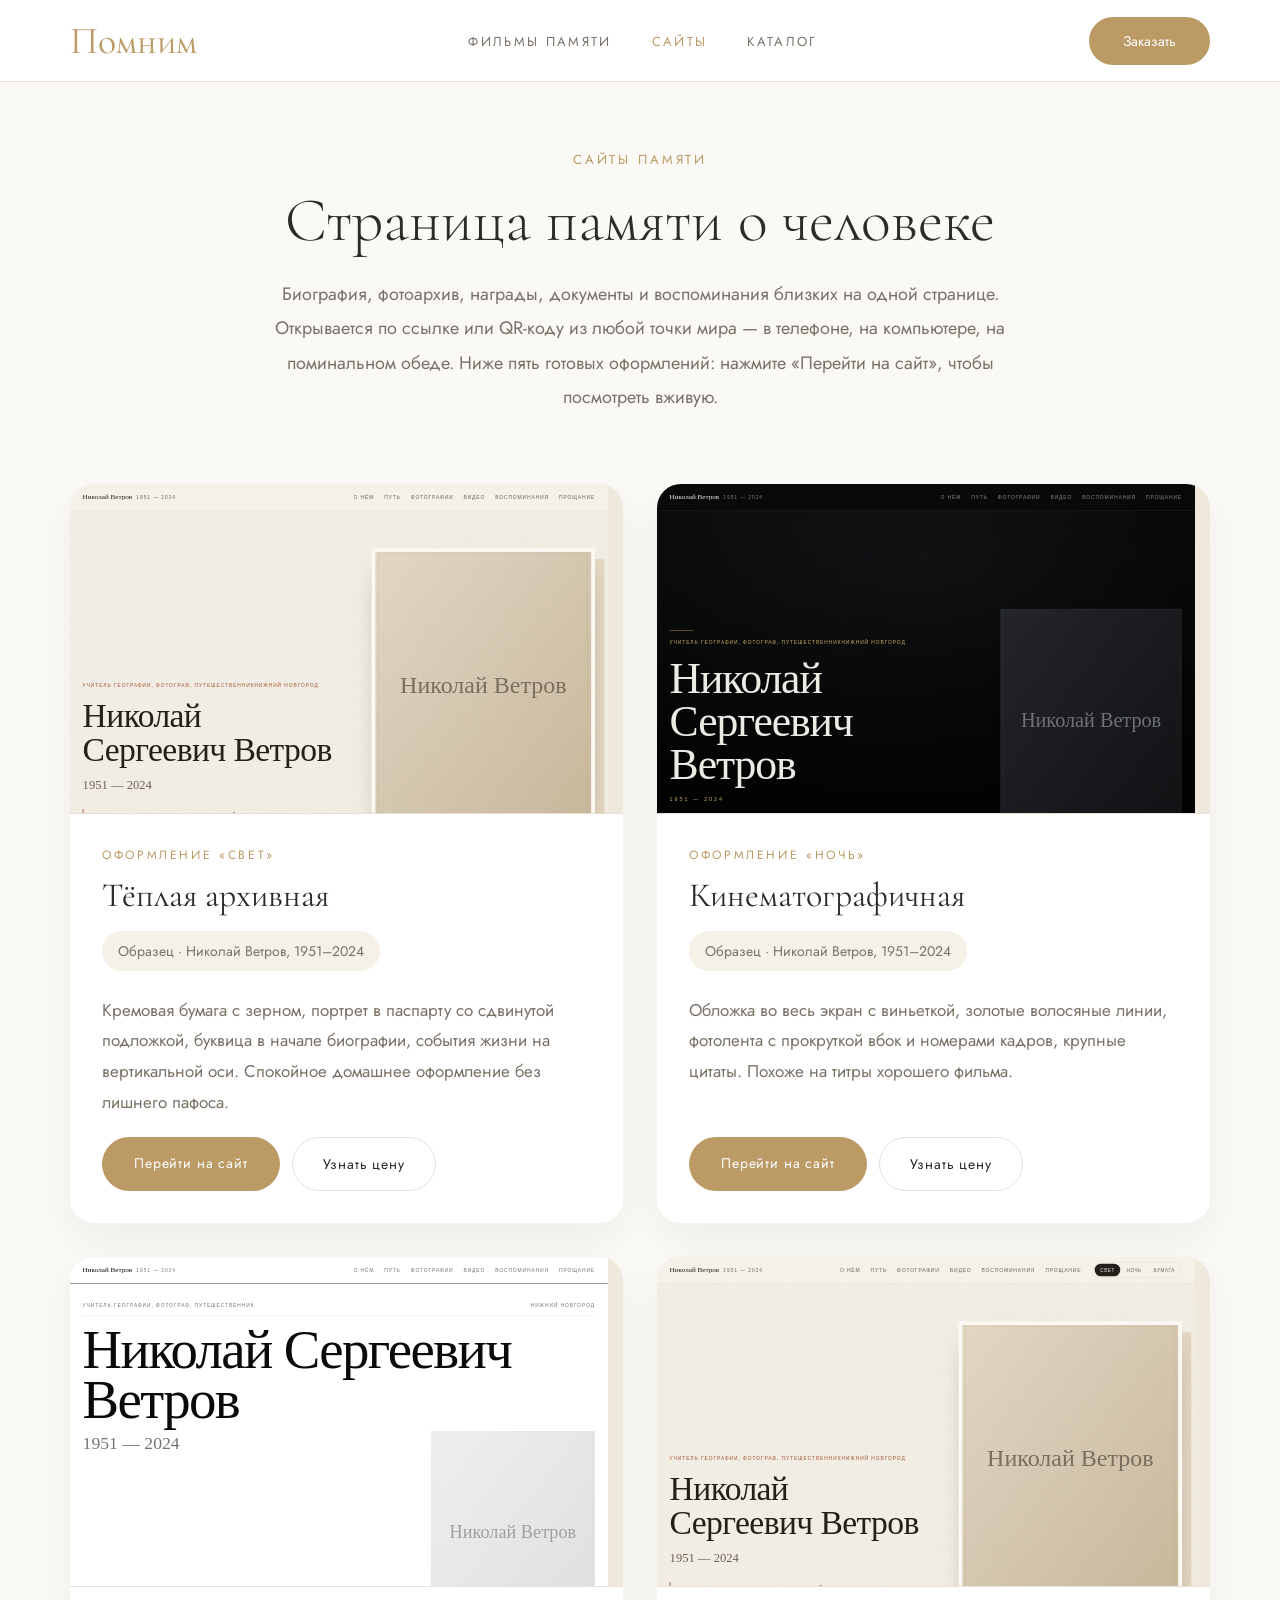
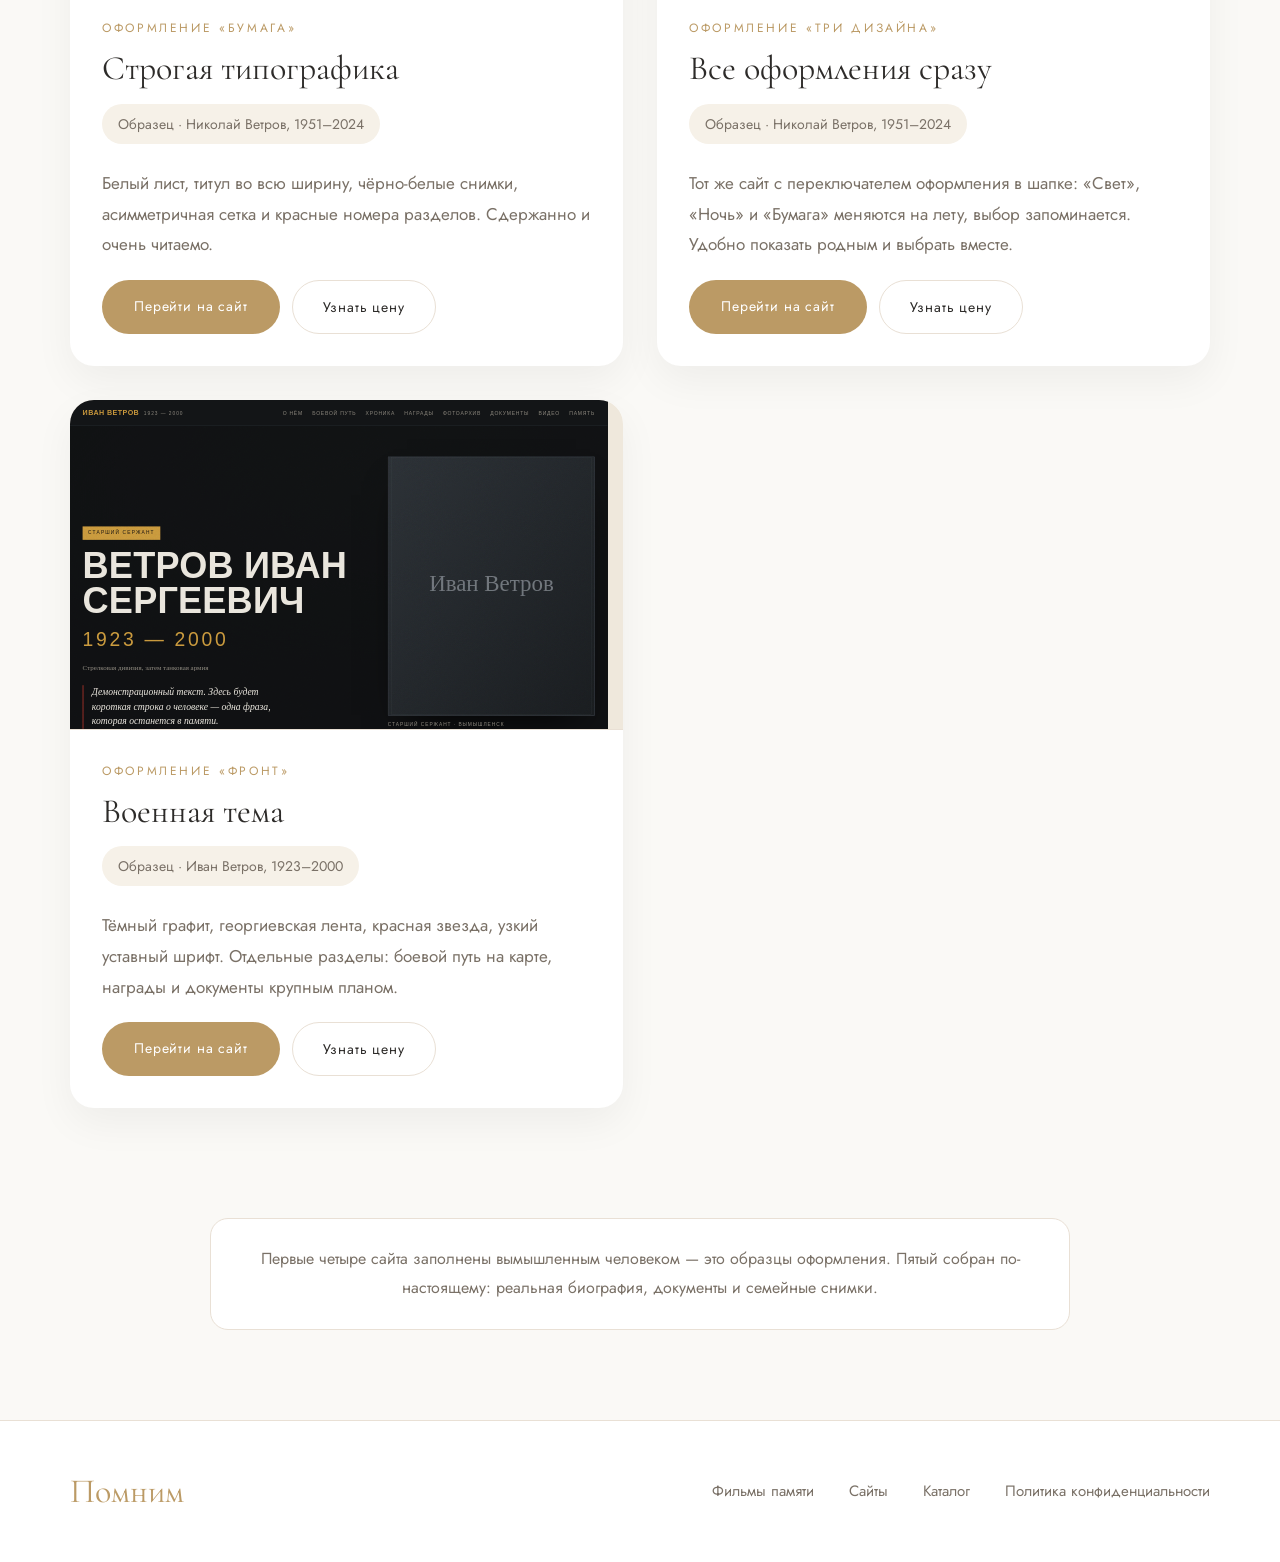
<file: www/sites.html>
<!DOCTYPE html>
<html lang="ru">

<head>

<meta charset="UTF-8">
<meta name="viewport" content="width=device-width,initial-scale=1.0">
<title>Сайты памяти — Помним</title>
<meta name="description" content="Персональный сайт памяти: биография, фотоархив, награды, документы и воспоминания близких. Пять готовых оформлений на выбор.">

<link rel="preconnect" href="https://fonts.googleapis.com">
<link rel="preconnect" href="https://fonts.gstatic.com" crossorigin>
<link href="https://fonts.googleapis.com/css2?family=Cormorant+Garamond:wght@300;400;500;600&family=Jost:wght@300;400;500;600&display=swap" rel="stylesheet">
<link rel="stylesheet" href="site.css">

<style>

.page-head{padding:150px 0 10px;text-align:center;}

.page-head h1{
font-family:"Cormorant Garamond",serif;
font-size:62px;
font-weight:300;
line-height:1.1;
margin-bottom:22px;
}

.sites{
display:grid;
grid-template-columns:repeat(2,1fr);
gap:34px;
margin-top:60px;
padding-bottom:110px;
}

.site{
background:var(--card);
border-radius:24px;
overflow:hidden;
box-shadow:0 15px 40px rgba(0,0,0,.05);
display:flex;
flex-direction:column;
transition:.3s;
}

.site:hover{transform:translateY(-6px);}

/* Живое превью: настоящий сайт в уменьшенной рамке.
   Клики через него не проходят — переход только по кнопке. */
.site-preview{
position:relative;
height:330px;
overflow:hidden;
background:#efe8dc;
border-bottom:1px solid var(--line);
}

.site-preview iframe{
position:absolute;
top:0;
left:0;
width:1280px;
height:940px;
border:0;
transform:scale(.42);
transform-origin:0 0;
pointer-events:none;
}

.site-preview .veil{
position:absolute;
inset:0;
cursor:pointer;
}

.site-body{
padding:32px;
display:flex;
flex-direction:column;
flex:1;
}

.site-theme{
font-size:12px;
letter-spacing:.22em;
text-transform:uppercase;
color:var(--gold);
margin-bottom:12px;
}

.site-body h2{
font-family:"Cormorant Garamond",serif;
font-size:34px;
font-weight:400;
line-height:1.2;
margin-bottom:14px;
}

.site-body p{
font-size:17px;
line-height:1.8;
color:var(--muted);
margin-bottom:20px;
}

.site-person{
font-size:14px;
color:var(--muted);
padding:10px 16px;
background:#f6f1e8;
border-radius:100px;
display:inline-block;
margin-bottom:24px;
align-self:flex-start;
}

.site-actions{
display:flex;
gap:12px;
flex-wrap:wrap;
margin-top:auto;
}

.go-btn{
display:inline-block;
padding:16px 32px;
border-radius:100px;
background:var(--gold);
color:#fff;
font-size:14px;
letter-spacing:.06em;
transition:.25s;
}

.go-btn:hover{transform:translateY(-3px);}

.ask-btn{
padding:16px 30px;
border:1px solid var(--line);
border-radius:100px;
background:#fff;
font-family:Jost,sans-serif;
font-size:14px;
letter-spacing:.06em;
color:var(--text);
cursor:pointer;
transition:.25s;
}

.ask-btn:hover{border-color:var(--gold);color:var(--gold);}

.note{
max-width:860px;
margin:0 auto 90px;
padding:26px 30px;
background:#fff;
border:1px solid var(--line);
border-radius:18px;
color:var(--muted);
line-height:1.8;
font-size:16px;
text-align:center;
}

@media(max-width:1100px){

.page-head{padding:110px 0 10px;}

.page-head h1{font-size:40px;}

.sites{grid-template-columns:1fr;}

.site-preview{height:260px;}

.site-preview iframe{transform:scale(.33);}

.site-body{padding:26px;}

}

</style>

</head>

<body>

<nav>

<a href="index.html" class="logo">Помним</a>

<ul class="menu">
<li><a href="films.html">Фильмы памяти</a></li>
<li><a href="sites.html" class="active">Сайты</a></li>
<li><a href="catalog.html">Каталог</a></li>
</ul>

<button class="header-order" id="headerOrder">Заказать</button>

</nav>

<header class="page-head">

<div class="container">

<div class="subtitle">Сайты памяти</div>

<h1>Страница памяти о человеке</h1>

<p class="description">
Биография, фотоархив, награды, документы и воспоминания близких на одной странице. Открывается по ссылке или QR-коду из любой точки мира — в телефоне, на компьютере, на поминальном обеде. Ниже пять готовых оформлений: нажмите «Перейти на сайт», чтобы посмотреть вживую.
</p>

</div>

</header>

<div class="container">

<div class="sites" id="siteList"></div>

<p class="note">
Первые четыре сайта заполнены вымышленным человеком — это образцы оформления.
Пятый собран по-настоящему: реальная биография, документы и семейные снимки.
</p>

</div>

<footer>

<div class="footer-logo">Помним</div>

<div class="footer-links">
<a href="films.html">Фильмы памяти</a>
<a href="sites.html">Сайты</a>
<a href="catalog.html">Каталог</a>
<a href="#">Политика конфиденциальности</a>
</div>

</footer>

<div class="modal" id="priceModal" role="dialog" aria-modal="true">

<div class="modal-window">

<button class="close" id="priceClose" aria-label="Закрыть">&times;</button>

<div id="priceContent">

<h2>Узнать цену</h2>

<p class="modal-lead">
Оставьте номер телефона — перезвоним и назовём стоимость.<br>
<b id="priceItem"></b>
</p>

<form id="priceForm" novalidate>

<input type="hidden" name="item" id="priceItemField">
<input type="hidden" name="options" id="priceOptionsField">

<label class="field">
<span>Как к вам обращаться</span>
<input type="text" name="name" placeholder="Имя" autocomplete="name" maxlength="60" required>
</label>

<label class="field">
<span>Телефон</span>
<input type="tel" name="phone" placeholder="+7 900 000-00-00" autocomplete="tel" inputmode="tel" maxlength="30" required>
</label>

<div class="trap" aria-hidden="true">
<label>Не заполняйте это поле
<input type="text" name="website" tabindex="-1" autocomplete="off">
</label>
</div>

<label class="consent">
<input type="checkbox" name="consent" required>
<span>Согласен на обработку персональных данных и получение обратного звонка</span>
</label>

<button type="submit" class="submit-btn" id="submitBtn">Отправить</button>

<div class="form-note" id="formNote" role="status" aria-live="polite"></div>

</form>

</div>

</div>

</div>

<script>

/* ---------- каталог сайтов ----------
   Правится здесь: папка, название оформления и описание.
   Каждый сайт лежит в pamyat/<folder>/index.html рядом с этой страницей. */

const sites = [
{
folder: "site-1-warm",
theme: "Свет",
title: "Тёплая архивная",
person: "Образец · Николай Ветров, 1951–2024",
text: "Кремовая бумага с зерном, портрет в паспарту со сдвинутой подложкой, буквица в начале биографии, события жизни на вертикальной оси. Спокойное домашнее оформление без лишнего пафоса."
},
{
folder: "site-2-noir",
theme: "Ночь",
title: "Кинематографичная",
person: "Образец · Николай Ветров, 1951–2024",
text: "Обложка во весь экран с виньеткой, золотые волосяные линии, фотолента с прокруткой вбок и номерами кадров, крупные цитаты. Похоже на титры хорошего фильма."
},
{
folder: "site-3-paper",
theme: "Бумага",
title: "Строгая типографика",
person: "Образец · Николай Ветров, 1951–2024",
text: "Белый лист, титул во всю ширину, чёрно-белые снимки, асимметричная сетка и красные номера разделов. Сдержанно и очень читаемо."
},
{
folder: "site-4-all",
theme: "Три дизайна",
title: "Все оформления сразу",
person: "Образец · Николай Ветров, 1951–2024",
text: "Тот же сайт с переключателем оформления в шапке: «Свет», «Ночь» и «Бумага» меняются на лету, выбор запоминается. Удобно показать родным и выбрать вместе."
},
{
folder: "site-5-war",
theme: "Фронт",
title: "Военная тема",
person: "Образец · Иван Ветров, 1923–2000",
text: "Тёмный графит, георгиевская лента, красная звезда, узкий уставный шрифт. Отдельные разделы: боевой путь на карте, награды и документы крупным планом."
}
];

const list = document.getElementById("siteList");

sites.forEach(site => {
const url = "pamyat/" + site.folder + "/index.html";

const card = document.createElement("article");
card.className = "site";

const preview = document.createElement("div");
preview.className = "site-preview";
const frame = document.createElement("iframe");
frame.src = url;
frame.loading = "lazy";
frame.setAttribute("scrolling", "no");
frame.setAttribute("tabindex", "-1");
frame.setAttribute("aria-hidden", "true");
frame.title = "Превью: " + site.title;
const veil = document.createElement("div");
veil.className = "veil";
veil.addEventListener("click", () => window.open(url, "_blank", "noopener"));
preview.append(frame, veil);

const body = document.createElement("div");
body.className = "site-body";

const theme = document.createElement("div");
theme.className = "site-theme";
theme.textContent = "Оформление «" + site.theme + "»";

const title = document.createElement("h2");
title.textContent = site.title;

const person = document.createElement("div");
person.className = "site-person";
person.textContent = site.person;

const text = document.createElement("p");
text.textContent = site.text;

const actions = document.createElement("div");
actions.className = "site-actions";

const go = document.createElement("a");
go.className = "go-btn";
go.href = url;
go.target = "_blank";
go.rel = "noopener";
go.textContent = "Перейти на сайт";

const ask = document.createElement("button");
ask.type = "button";
ask.className = "ask-btn";
ask.textContent = "Узнать цену";
ask.addEventListener("click", () => openModal("Сайт памяти «" + site.theme + "»"));

actions.append(go, ask);
body.append(theme, title, person, text, actions);
card.append(preview, body);
list.append(card);
});

/* ---------- окно заявки ---------- */

const modal = document.getElementById("priceModal");
const modalContent = document.getElementById("priceContent");
const initialMarkup = modalContent.innerHTML;
let lastFocused = null;

function openModal(itemName){
lastFocused = document.activeElement;
modalContent.innerHTML = initialMarkup;
bindForm();
document.getElementById("priceItem").textContent = itemName;
document.getElementById("priceItemField").value = itemName;
document.getElementById("priceOptionsField").value = "";
modal.classList.add("active");
document.body.style.overflow = "hidden";
const first = modalContent.querySelector('input[name="name"]');
if(first){ first.focus(); }
}

function closeModal(){
modal.classList.remove("active");
document.body.style.overflow = "";
if(lastFocused){ lastFocused.focus(); }
}

document.getElementById("priceClose").addEventListener("click", closeModal);

modal.addEventListener("click", event => {
if(event.target === modal){ closeModal(); }
});

document.addEventListener("keydown", event => {
if(event.key === "Escape" && modal.classList.contains("active")){ closeModal(); }
});

document.getElementById("headerOrder").addEventListener("click", () => openModal("Сайт памяти"));

function digitsOf(value){
return (value.match(/\d/g) || []).length;
}

function bindForm(){

const form = document.getElementById("priceForm");
if(!form){ return; }

const note = document.getElementById("formNote");
const submitBtn = document.getElementById("submitBtn");

form.addEventListener("submit", async event => {

event.preventDefault();

const data = new FormData(form);
const name = (data.get("name") || "").toString().trim();
const phone = (data.get("phone") || "").toString().trim();

note.className = "form-note";
note.textContent = "";

if(name.length < 2){
note.className = "form-note error";
note.textContent = "Напишите, как к вам обращаться.";
form.name.focus();
return;
}

if(digitsOf(phone) < 10){
note.className = "form-note error";
note.textContent = "Проверьте номер телефона — в нём должно быть не меньше 10 цифр.";
form.phone.focus();
return;
}

if(!data.get("consent")){
note.className = "form-note error";
note.textContent = "Нужно согласие на обработку персональных данных.";
return;
}

submitBtn.disabled = true;
submitBtn.textContent = "Отправляем…";

try{

const response = await fetch("lead.php", { method: "POST", body: data });
const result = await response.json();

if(!response.ok || !result.ok){
throw new Error(result.error || "Сервер не принял заявку");
}

const done = document.createElement("div");
done.className = "done";
const title = document.createElement("h3");
title.textContent = "Заявка принята";
const text = document.createElement("p");
text.textContent = `Спасибо, ${name}. Мы перезвоним на указанный номер в ближайшее время.`;
done.append(title, text);
modalContent.replaceChildren(done);

}catch(error){

submitBtn.disabled = false;
submitBtn.textContent = "Отправить";
note.className = "form-note error";
note.textContent = "Не получилось отправить заявку. Позвоните нам или попробуйте ещё раз.";
console.error(error);

}

});

}

const observer = new IntersectionObserver(entries => {
entries.forEach(entry => {
if(entry.isIntersecting){ entry.target.classList.add("show"); }
});
}, { threshold: 0.05 });

document.querySelectorAll(".site").forEach(item => {
item.classList.add("fade");
observer.observe(item);
});

</script>

<script src="placeholder.js"></script>
</body>

</html>
</file>
<file: www/site.css>
/* Общая основа для всех страниц сайта: шапка, подвал, кнопки, модальное окно.
   Уникальное для каждой страницы остаётся в её собственном <style>. */

*{margin:0;padding:0;box-sizing:border-box;}

:root{
--gold:#bb9a65;
--gold2:#d5bf95;
--text:#2d2b29;
--muted:#7a7167;
--line:#e9e0d5;
--card:#ffffff;
--bg:#faf9f6;
}

html{scroll-behavior:smooth;}

body{
font-family:Jost,sans-serif;
background:var(--bg);
color:var(--text);
overflow-x:hidden;
}

img{display:block;max-width:100%;}

a{text-decoration:none;}

/* ---------- шапка ---------- */

nav{
position:fixed;
top:0;
left:0;
right:0;
height:82px;
display:flex;
justify-content:space-between;
align-items:center;
padding:0 70px;
background:rgba(255,255,255,.92);
backdrop-filter:blur(18px);
border-bottom:1px solid var(--line);
z-index:999;
}

.logo{
font-family:"Cormorant Garamond",serif;
font-size:38px;
color:var(--gold);
font-weight:400;
}

.menu{
display:flex;
gap:40px;
list-style:none;
}

.menu a{
font-size:13px;
letter-spacing:.18em;
text-transform:uppercase;
color:var(--muted);
transition:.25s;
}

.menu a:hover,
.menu a.active{
color:var(--gold);
}

.header-order{
padding:14px 34px;
background:var(--gold);
color:#fff;
border:none;
border-radius:100px;
font-family:Jost,sans-serif;
font-size:14px;
cursor:pointer;
transition:.25s;
white-space:nowrap;
}

.header-order:hover{transform:translateY(-2px);}

/* ---------- общая раскладка ---------- */

.container{
max-width:1320px;
margin:auto;
padding:0 70px;
}

.section{padding:110px 0;}

.subtitle{
font-size:13px;
letter-spacing:.22em;
text-transform:uppercase;
color:var(--gold);
text-align:center;
margin-bottom:18px;
}

.title{
font-family:"Cormorant Garamond",serif;
font-size:58px;
font-weight:300;
text-align:center;
margin-bottom:20px;
}

.description{
max-width:760px;
margin:auto;
text-align:center;
color:var(--muted);
line-height:1.9;
font-size:18px;
}

/* ---------- кнопки ---------- */

.btn{
display:inline-block;
padding:18px 42px;
border-radius:100px;
transition:.3s;
font-size:14px;
letter-spacing:.08em;
}

.btn-main{
background:var(--gold);
color:#fff;
}

.btn-main:hover{transform:translateY(-3px);}

.btn-light{
border:1px solid var(--line);
background:#fff;
color:var(--text);
}

.btn-light:hover{border-color:var(--gold);color:var(--gold);}

.price-btn{
align-self:flex-start;
margin-top:auto;
padding:16px 34px;
border:none;
border-radius:100px;
background:var(--gold);
color:#fff;
font-family:Jost,sans-serif;
font-size:14px;
letter-spacing:.06em;
cursor:pointer;
transition:.25s;
}

.price-btn:hover{transform:translateY(-3px);}

/* ---------- модальное окно ---------- */

.modal{
position:fixed;
inset:0;
background:rgba(0,0,0,.75);
display:none;
justify-content:center;
align-items:center;
padding:20px;
z-index:9999;
}

.modal.active{display:flex;}

.modal-window{
position:relative;
background:#fff;
max-width:520px;
width:100%;
border-radius:24px;
padding:46px 40px 40px;
max-height:92vh;
overflow-y:auto;
}

.modal-window.wide{max-width:900px;}

.close{
position:absolute;
top:18px;
right:18px;
width:44px;
height:44px;
border:none;
border-radius:50%;
background:#efefef;
cursor:pointer;
font-size:30px;
line-height:1;
display:flex;
align-items:center;
justify-content:center;
transition:.2s;
}

.close:hover{background:#ddd;}

.modal h2{
font-family:"Cormorant Garamond",serif;
font-size:42px;
font-weight:300;
text-align:center;
margin-bottom:12px;
}

.modal-lead{
text-align:center;
color:var(--muted);
line-height:1.7;
margin-bottom:30px;
}

.modal-lead b{color:var(--text);font-weight:500;}

.modal video,
.modal audio{
width:100%;
display:block;
border-radius:18px;
}

.modal audio{margin:20px 0;border-radius:0;}

/* ---------- форма заявки ---------- */

.field{display:block;margin-bottom:20px;}

.field span{
display:block;
font-size:14px;
color:var(--muted);
margin-bottom:8px;
}

.field input{
width:100%;
padding:16px 20px;
border:1px solid var(--line);
border-radius:14px;
font-family:Jost,sans-serif;
font-size:17px;
color:var(--text);
background:#fcfbf9;
transition:.2s;
}

.field input:focus{
outline:none;
border-color:var(--gold);
background:#fff;
}

/* поле-ловушка для спам-ботов: человек его не видит */
.trap{
position:absolute;
left:-9999px;
width:1px;
height:1px;
overflow:hidden;
}

.consent{
display:flex;
gap:12px;
align-items:flex-start;
font-size:14px;
line-height:1.6;
color:var(--muted);
margin-bottom:26px;
cursor:pointer;
}

.consent input{
margin-top:3px;
width:18px;
height:18px;
accent-color:var(--gold);
flex-shrink:0;
}

.submit-btn{
width:100%;
padding:18px;
border:none;
border-radius:100px;
background:var(--gold);
color:#fff;
font-family:Jost,sans-serif;
font-size:16px;
letter-spacing:.06em;
cursor:pointer;
transition:.25s;
}

.submit-btn:hover:not(:disabled){transform:translateY(-2px);}

.submit-btn:disabled{opacity:.6;cursor:default;}

.form-note{
margin-top:18px;
text-align:center;
font-size:15px;
line-height:1.6;
min-height:22px;
}

.form-note.error{color:#c0563f;}

.done{text-align:center;padding:10px 0 4px;}

.done h3{
font-family:"Cormorant Garamond",serif;
font-size:36px;
font-weight:300;
margin-bottom:14px;
}

.done p{color:var(--muted);line-height:1.8;}

/* ---------- контакты в окне ---------- */

.contact-links{
display:flex;
flex-direction:column;
gap:20px;
margin-top:20px;
}

.contact-card{
display:block;
padding:30px;
border:1px solid #ececec;
border-radius:18px;
background:#fafafa;
text-align:center;
transition:.25s;
}

.contact-card:hover{transform:translateY(-3px);background:#f3f3f3;}

.contact-title{
font-family:"Cormorant Garamond",serif;
font-size:42px;
color:var(--gold);
margin-bottom:10px;
}

.contact-text{color:#777;font-size:16px;}

/* ---------- подвал ---------- */

footer{
padding:50px 70px;
display:flex;
justify-content:space-between;
align-items:center;
border-top:1px solid var(--line);
background:#fff;
}

.footer-logo{
font-family:"Cormorant Garamond",serif;
font-size:34px;
color:var(--gold);
}

.footer-links{display:flex;gap:35px;flex-wrap:wrap;}

.footer-links a{color:var(--muted);font-size:15px;}

.footer-links a:hover{color:var(--gold);}

/* ---------- появление при прокрутке ---------- */

.fade{
opacity:0;
transform:translateY(30px);
transition:.7s;
}

.fade.show{opacity:1;transform:none;}

@media(prefers-reduced-motion:reduce){
.fade{opacity:1;transform:none;transition:none;}
}

/* ---------- узкие экраны ---------- */

@media(max-width:1100px){

nav{padding:0 22px;gap:12px;}

.logo{font-size:28px;}

.menu{gap:16px;}

.menu a{font-size:11px;letter-spacing:.08em;}

.header-order{padding:11px 16px;font-size:12px;}

.container{padding:0 30px;}

.section{padding:70px 0;}

.title{font-size:38px;}

.modal-window{padding:44px 24px 30px;}

.modal h2{font-size:34px;}

footer{padding:40px 30px;flex-direction:column;gap:20px;}

.footer-links{justify-content:center;gap:18px;}

}

/* На телефоне логотип, три раздела и кнопка вместе не помещаются.
   Навигация важнее: кнопку прячем, заказать можно из блоков на странице. */
@media(max-width:560px){

.header-order{display:none;}

.menu{gap:13px;}

.logo{font-size:26px;}

}
</file>
